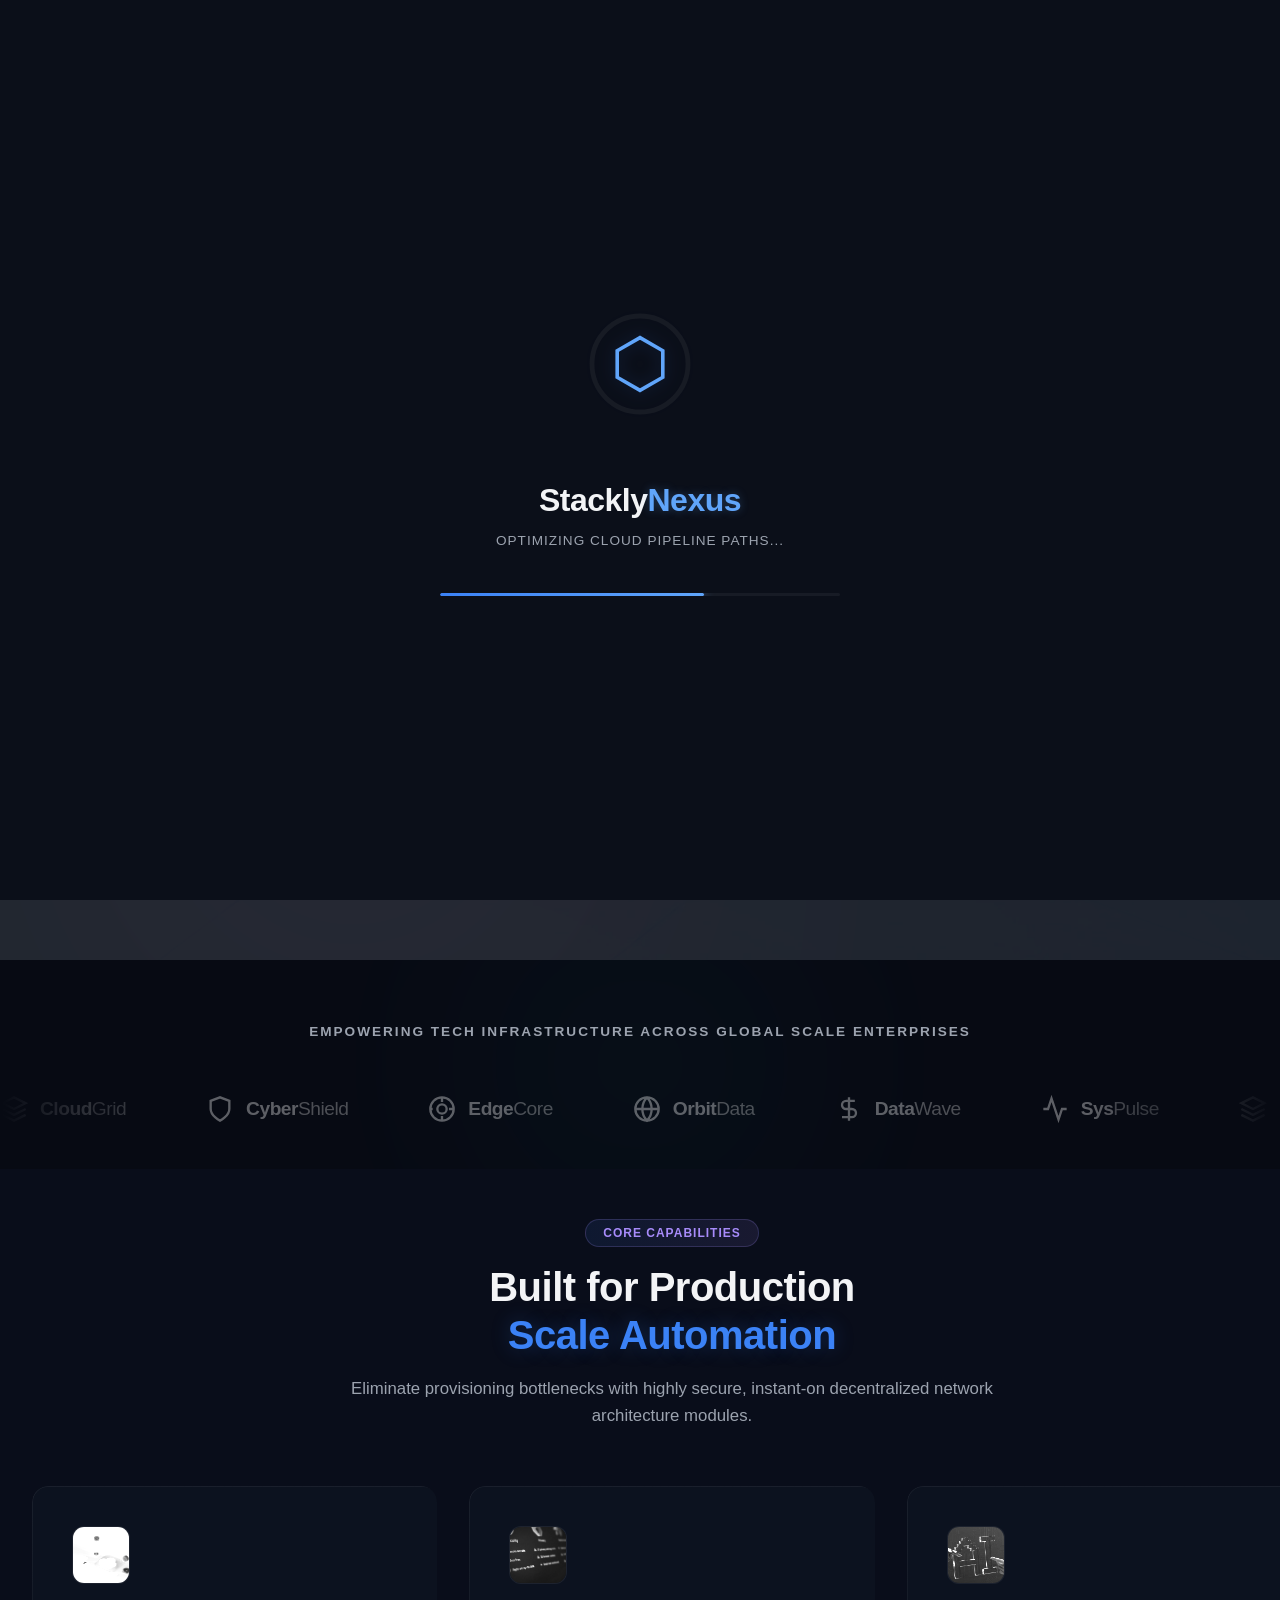
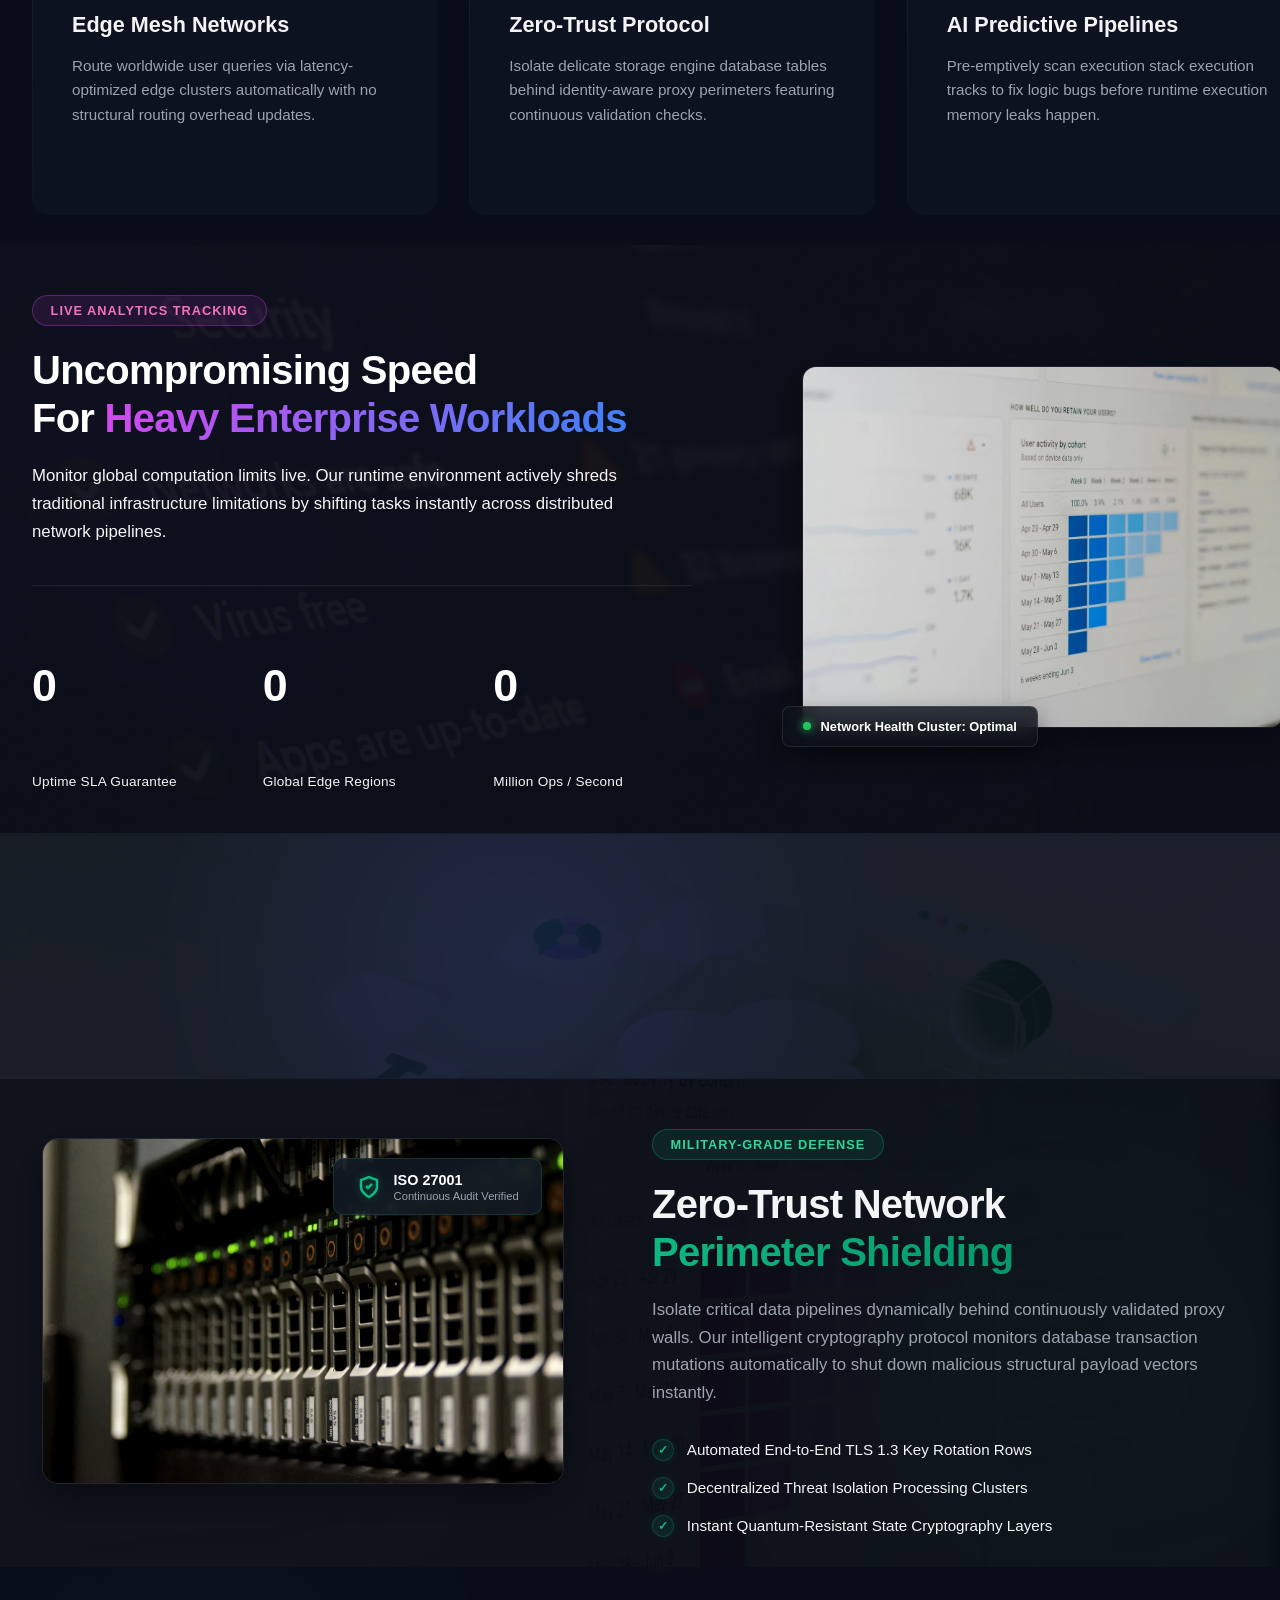
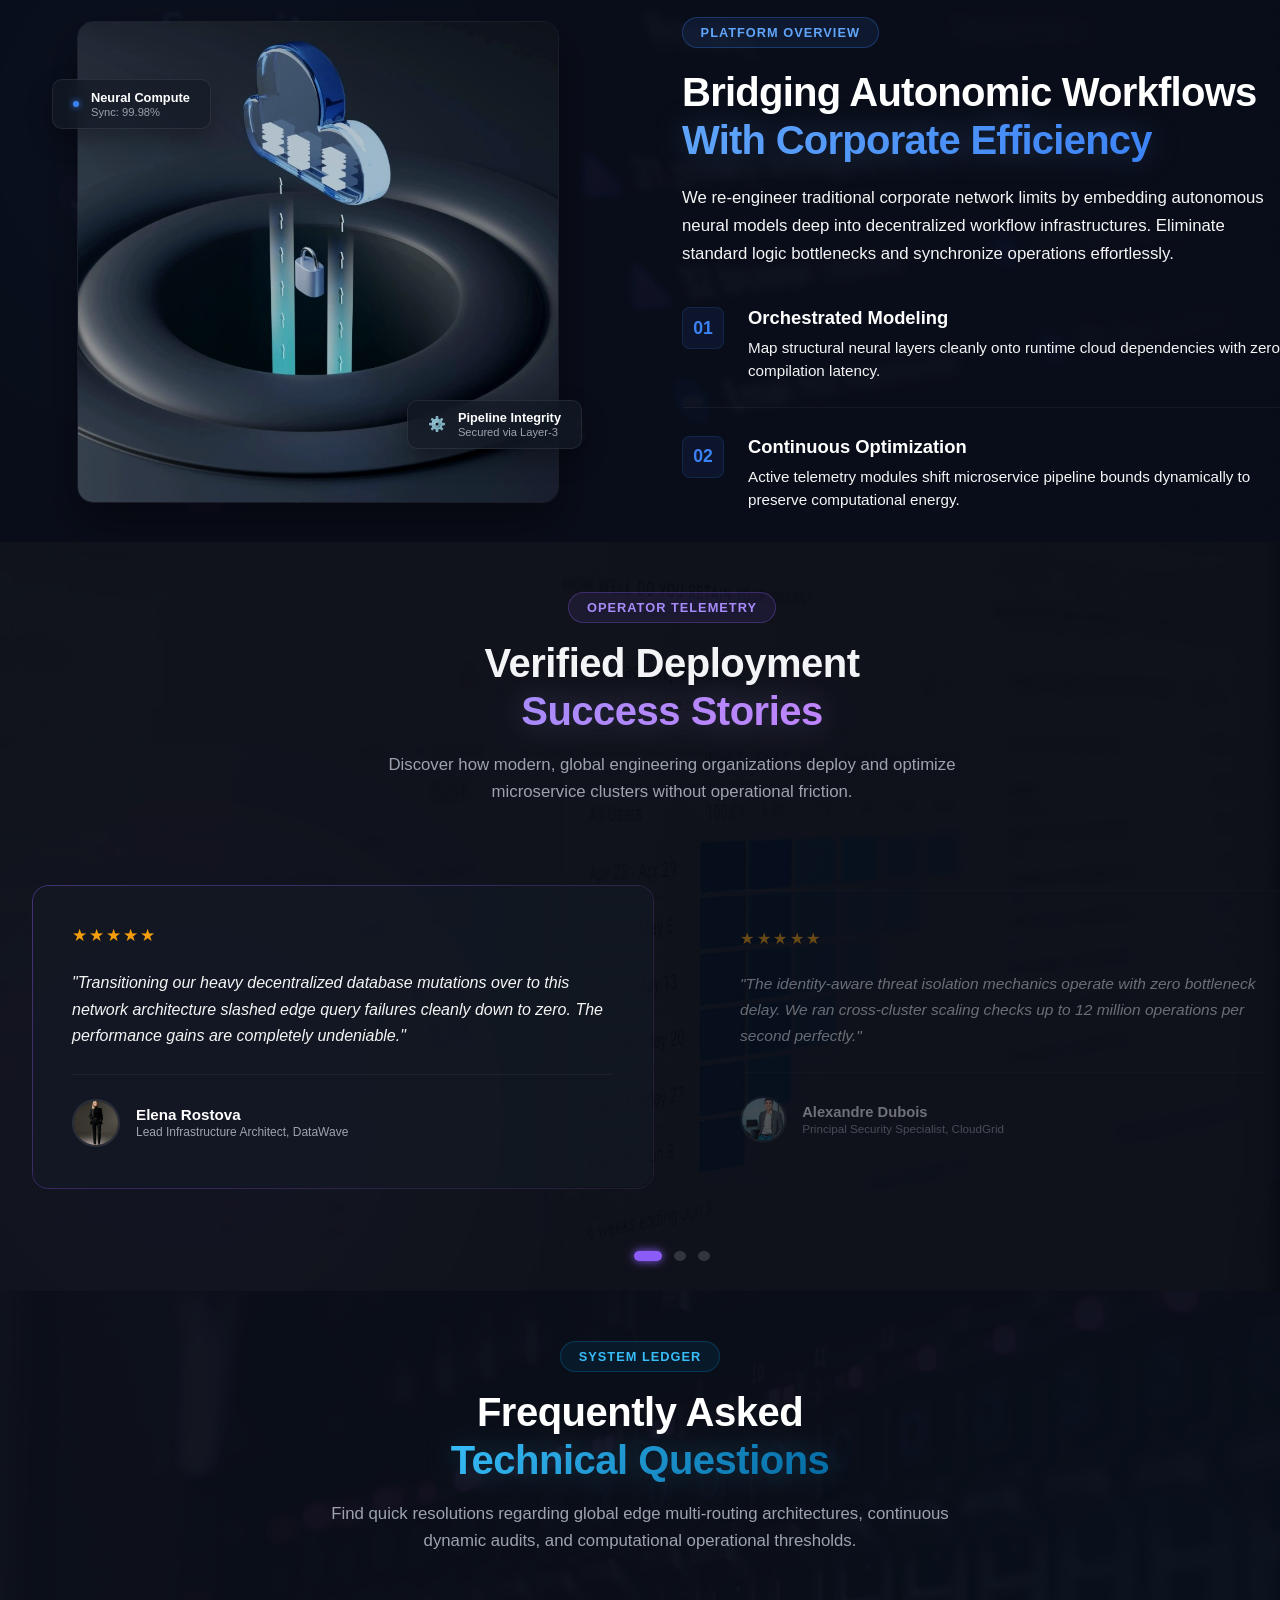
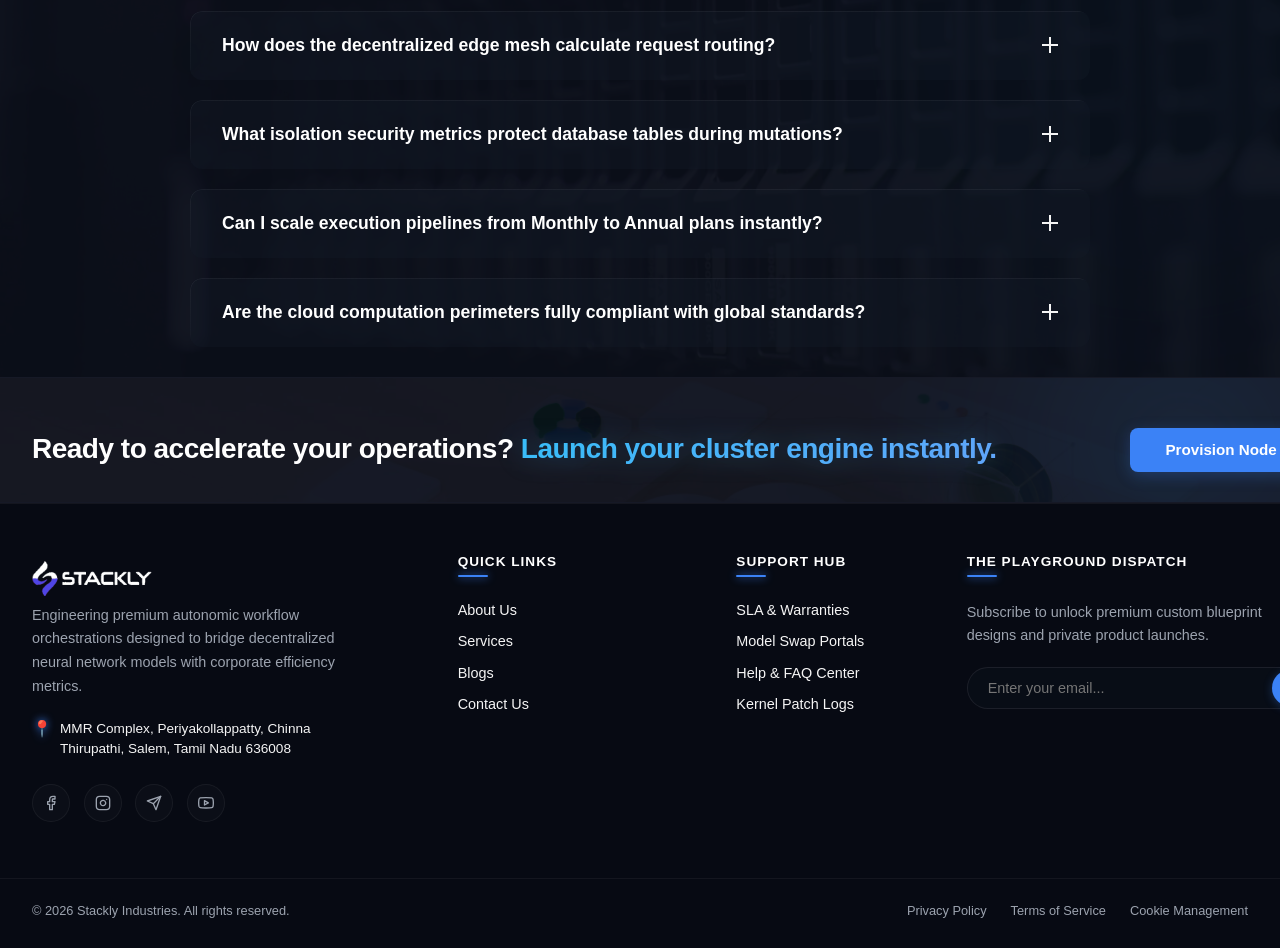
<file: index.html>
<!DOCTYPE html>
<html lang="en">
<head>
    <meta charset="UTF-8">
    <meta name="viewport" content="width=device-width, initial-scale=1.0">
    <title>Stackly // Next-Gen Software Solutions</title>
    <link rel="stylesheet" href="style.css">
</head>
<body>

    <!-- 🌟 MODERN PRELOADER OVERLAY -->
    <div id="preloader">
        <div class="preloader-content">
            <!-- Animated Vector Logo Matrix -->
            <div class="vector-logo-container">
                <svg class="glow-vector" viewBox="0 0 100 100" xmlns="http://w3.org">
                    <!-- Outer Ring Path -->
                    <circle class="ring-track" cx="50" cy="50" r="40" />
                    <circle class="ring-pulse" cx="50" cy="50" r="40" />
                    <!-- Inner Core Tech Node Vector -->
                    <polygon class="core-node" points="50,28 69,39 69,61 50,72 31,61 31,39" />
                </svg>
            </div>
            
            <!-- Branding Text Matrix -->
            <div class="loading-text-group">
                <h2 class="loading-brand">Stackly<span>Nexus</span></h2>
                <p class="loading-status">Initializing Core Modules...</p>
            </div>

            <!-- Sleek Linear Progress Track -->
            <div class="progress-bar-container">
                <div class="progress-fill"></div>
            </div>
        </div>
    </div>


   

   <script>
    document.addEventListener("DOMContentLoaded", () => {
    
    const preloader = document.getElementById("preloader");
    const progressFill = document.querySelector(".progress-fill");
    const appContent = document.getElementById("app-content");
    const statusText = document.querySelector(".loading-status");

    // Dynamic loading text states array
    const trackingPhrases = [
        "Initializing core modules...",
        "Establishing secure connection layers...",
        "Optimizing cloud pipeline paths...",
        "Rendering visualization grids..."
    ];

    let currentProgress = 0;
    let phraseIndex = 0;

    // 1. Loading Sequence Pipeline Simulation
    const preloaderInterval = setInterval(() => {
        // Increment loading metrics non-linearly for real-world simulation feel
        currentProgress += Math.floor(Math.random() * 12) + 4;
        
        if (currentProgress >= 100) {
            currentProgress = 100;
            clearInterval(preloaderInterval);
            terminatePreloader();
        }

        // Apply progressive width to CSS element
        progressFill.style.width = `${currentProgress}%`;

        // Cycle through dynamic feedback states contextually
        if (currentProgress > (phraseIndex + 1) * 25 && phraseIndex < trackingPhrases.length - 1) {
            phraseIndex++;
            statusText.innerText = trackingPhrases[phraseIndex];
        }
    }, 500);

    // 2. Clear preloader overlay smoothly out of user focus
    function terminatePreloader() {
        statusText.innerText = "Ready.";
        
        setTimeout(() => {
            // Apply layout exit shifts
            preloader.classList.add("preloader-hidden");
            
            // Bring primary layout container cleanly into vision
            if(appContent) {
                appContent.classList.remove("content-hidden");
                appContent.classList.add("content-visible");
            }
        }, 1000);
    }
});

   </script>

  <!-- 🌟 FIXED, CENTER-ALIGNED HEADER MODULE -->
<header class="navbar-fixed">
    <div class="nav-container">
        
        <!-- Brand Logo Unit (Clicking refreshes the active viewport window) -->
   <a href="javascript:void(0);" class="brand-logo" onclick="window.location.reload();" aria-label="StacklyNexus Home">
    <img src="./Assests/software icon.webp"
         alt="StacklyNexus Logo"
         class="logo-img">

  
</a>

        <!-- Responsive Mobile Drawer Toggle -->
        <button class="hamburger-trigger" aria-label="Toggle Navigation Menu" aria-expanded="false">
            <div class="hamburger-bar"></div>
            <div class="hamburger-bar"></div>
            <div class="hamburger-bar"></div>
        </button>

        <!-- Desktop and Mobile Menu Control Hub -->
        <nav class="nav-menu-wrapper">
            <ul class="nav-list">
                <li><a href="index.html" class="nav-item active">Home</a></li>
                <li><a href="about.html" class="nav-item">About Us</a></li>
                <li><a href="services.html" class="nav-item">Services</a></li>
                <li><a href="blogs.html" class="nav-item">Blogs</a></li>
                <li><a href="contact.html" class="nav-item">Contact Us</a></li>
            </ul>
        </nav>

        <!-- Right Aligned Authentication Container -->
        <div class="nav-auth-panel">
            <a href="login.html" class="btn-auth">Login</a>
        </div>

    </div>
</header>




<script>
   document.addEventListener("DOMContentLoaded", () => {

    const hamburgerTrigger = document.querySelector(".hamburger-trigger");
    const navMenuWrapper = document.querySelector(".nav-menu-wrapper");
    const navLinks = document.querySelectorAll(".nav-item");
    const authPanel = document.querySelector(".nav-auth-panel");

    // 1. Mobile Drawer Toggle Control Mechanics
    const toggleMobileMenu = () => {
        const isOpen = navMenuWrapper.classList.toggle("drawer-open");
        hamburgerTrigger.classList.toggle("hamburger-active");
        hamburgerTrigger.setAttribute("aria-expanded", isOpen);
        
        if (isOpen) {
            // Append auth logic internally inside layout drawer on tiny viewports
            navMenuWrapper.appendChild(authPanel);
            document.body.style.overflow = "hidden"; // Freeze underlying scroll tracks
        } else {
            // Restore auth node cleanly back onto core grid setup track line
            document.querySelector(".nav-container").appendChild(authPanel);
            document.body.style.overflow = "";
        }
    };

    hamburgerTrigger.addEventListener("click", toggleMobileMenu);

    // 2. Click Navigation and Class State Refinement
    navLinks.forEach(item => {
        item.addEventListener("click", function() {
            // Clear prior active classes
            document.querySelector(".nav-item.active")?.classList.remove("active");
            
            // Apply fresh current active rule assignments
            this.classList.add("active");

            // Fast close drawer if screen size triggers a click action inside responsive layout viewports
            if (navMenuWrapper.classList.contains("drawer-open")) {
                toggleMobileMenu();
            }
        });
    });
});


</script>

<!-- 🌟 HIGH-TECH SCALABLE HERO COMPONENT -->
<section id="home" class="hero-frame">
    
    <!-- Background Asset Layer Mapping -->
    <div class="hero-bg-layer">
        <img src="./Assests/lite bg - cloud.webp" alt="Tech Infrastructure Grid Mesh Overlay" class="bg-mesh-img">
        <div class="ambient-glow-orb pink-orb"></div>
        <div class="ambient-glow-orb blue-orb"></div>
    </div>

    <!-- Core Grid Presentation Container -->
    <div class="hero-container">
        
        <!-- Left Side Column Text & Interactive Targets -->
        <div class="hero-text-block">
            <div class="version-tag-badge">
                <span class="pulsing-dot"></span>
                <span>System Update v2.4 Live</span>
            </div>
            
            <h1 class="hero-main-title">
                Engineering Next-Gen <br>
                <span class="glowing-neon-gradient">Cloud Ecosystems</span>
            </h1>
            
            <p class="hero-subtitle-desc">
                Deploy blazing fast, automated multi-tenant microservices across a high-availability decentralized architecture. Built for teams that refuse to compromise on latency.
            </p>
            
            <div class="hero-actions-row">
                <a href="404.html" class="btn-hero-primary">Deploy Core Engine</a>
                <a href="404.html" class="btn-hero-secondary">
                    <span>Read Architecture Specifications</span>
                    <svg class="arrow-vector" viewBox="0 0 24 24" fill="none" stroke="currentColor" stroke-width="2.5">
                        <line x1="5" y1="12" x2="19" y2="12"></line>
                        <polyline points="12 5 19 12 12 19"></polyline>
                    </svg>
                </a>
            </div>
        </div>

        <!-- Right Side Column Visual Showcase Asset Box -->
        <div class="hero-showcase-block">
            <div class="showcase-glowing-backdrop"></div>
            <div class="showcase-frame">
                <img src="./Assests/cloud eco.webp" alt="Futuristic Clean Matrix Engineering Console IDE Interface" class="showcase-main-img">
                
                <!-- Floating Dashboard Metric Card Mockup Overlay -->
                <div class="floating-panel-card metric-card-tr">
                    <div class="card-glow-pulse"></div>
                    <div class="metric-flex-box">
                        <span class="metric-icon">⚡</span>
                        <div>
                            <p class="metric-label">Latency Optimization</p>
                            <h4 class="metric-val">1.2ms Avg</h4>
                        </div>
                    </div>
                </div>
            </div>
        </div>

    </div>
</section>

<style>
    /* 🌟 HERO COMPONENT CORE STYLES */
.hero-frame {
    position: relative;
    width: 100%;
    min-height: calc(100vh - 75px);
    display: flex;
    align-items: center;
    overflow: hidden;
    background-color: #070a13; /* Ultra deep midnight space matrix base color */
    padding: 30px 0;
}

/* Background Graphic Vector Layers */
.hero-bg-layer {
    position: absolute;
    top: 0;
    left: 0;
    width: 100%;
    height: 100%;
    z-index: 1;
    pointer-events: none;
}

.bg-mesh-img {
    width: 100%;
    height: 100%;
    object-fit: cover;
    opacity: 0.12; /* Subtle structural mesh hint background footprint */
    filter: saturate(1.5) contrast(1.1);
}

/* Ambient Radial Light Orbs */
.ambient-glow-orb {
    position: absolute;
    border-radius: 50%;
    filter: blur(140px);
    opacity: 0.15;
    mix-blend-mode: screen;
}

.blue-orb {
    top: -10%;
    right: 5%;
    width: 500px;
    height: 500px;
    background: radial-gradient(circle, #3b82f6 0%, transparent 70%);
}

.pink-orb {
    bottom: -5%;
    left: 10%;
    width: 450px;
    height: 450px;
    background: radial-gradient(circle, #ec4899 0%, transparent 70%);
}

/* Grid Layout Grid Setup */
.hero-container {
    max-width: 1400px;
    width: 100%;
    margin: 0 auto;
    padding: 0 2rem;
    display: grid;
    grid-template-columns: 1.1fr 0.9fr;
    gap: 4rem;
    align-items: center;
    position: relative;
    z-index: 5;
}

/* Left Side Content Styles */
.hero-text-block {
    display: flex;
    flex-direction: column;
    align-items: flex-start;
}

/* Update Version Tag */
.version-tag-badge {
    display: inline-flex;
    align-items: center;
    gap: 0.6rem;
    background-color: rgba(59, 130, 246, 0.08);
    border: 1px solid rgba(59, 130, 246, 0.2);
    padding: 0.45rem 1rem;
    border-radius: 100px;
    font-size: 0.8rem;
    font-weight: 600;
    color: #60a5fa;
    letter-spacing: 0.5px;
    text-transform: uppercase;
    margin-bottom: 1.5rem;
    box-shadow: 0 0 15px rgba(59, 130, 246, 0.05);
}

.pulsing-dot {
    width: 6px;
    height: 6px;
    background-color: #3b82f6;
    border-radius: 50%;
    box-shadow: 0 0 8px #3b82f6;
    animation: beaconPulse 1.6s infinite alternate;
}

/* Core Title Presentation H1 */
.hero-main-title {
    font-size: 4rem;
    font-weight: 800;
    line-height: 1.12;
    letter-spacing: -1.5px;
    color: var(--text-main);
    margin: 0 0 1.5rem 0;
}

.glowing-neon-gradient {
    background: linear-gradient(135deg, #60a5fa 0%, #a78bfa 50%, #ec4899 100%);
    -webkit-background-clip: text;
    -webkit-text-fill-color: transparent;
    filter: drop-shadow(0 0 20px rgba(96, 165, 250, 0.25));
}

.hero-subtitle-desc {
    font-size: 1.15rem;
    line-height: 1.65;
    color: var(--text-muted);
    max-width: 580px;
    margin: 0 0 2.5rem 0;
}

/* Button UI Configurations */
.hero-actions-row {
    display: flex;
    align-items: center;
    gap: 1.5rem;
    flex-wrap: wrap;
}

.btn-hero-primary {
    display: inline-block;
    padding: 0.9rem 2rem;
    background-color: #3b82f6;
    color: #ffffff;
    text-decoration: none;
    font-weight: 600;
    font-size: 0.95rem;
    border-radius: 8px;
    box-shadow: 0 4px 20px rgba(59, 130, 246, 0.35);
    transition: all 0.3s cubic-bezier(0.16, 1, 0.3, 1);
}

.btn-hero-primary:hover {
    transform: translateY(-2px);
    background-color: #2563eb;
    box-shadow: 0 6px 25px rgba(59, 130, 246, 0.55);
}

.btn-hero-secondary {
    display: inline-flex;
    align-items: center;
    gap: 0.5rem;
    padding: 0.9rem 1.5rem;
    color: var(--text-main);
    text-decoration: none;
    font-weight: 600;
    font-size: 0.95rem;
    transition: all 0.3s ease;
}

.arrow-vector {
    width: 16px;
    height: 16px;
    transition: transform 0.3s cubic-bezier(0.16, 1, 0.3, 1);
}

.btn-hero-secondary:hover {
    color: #60a5fa;
    text-shadow: 0 0 10px rgba(96, 165, 250, 0.3);
}

.btn-hero-secondary:hover .arrow-vector {
    transform: translateX(4px);
}

/* Right Side Showcase Image Block Layout */
.hero-showcase-block {
    position: relative;
    width: 100%;
    display: flex;
    justify-content: center;
    align-items: center;
}

.showcase-glowing-backdrop {
    position: absolute;
    width: 80%;
    height: 80%;
    background: radial-gradient(circle, rgba(59, 130, 246, 0.15) 0%, transparent 65%);
    z-index: 1;
    pointer-events: none;
}

.showcase-frame {
    position: relative;
    width: 100%;
    max-width: 480px;
    aspect-ratio: 1 / 1;
    border-radius: 20px;
    z-index: 2;
    animation: gentleFloat 6s ease-in-out infinite;
}

.showcase-main-img {
    width: 100%;
    height: 100%;
    object-fit: cover;
    border-radius: 20px;
    border: 1px solid rgba(255, 255, 255, 0.08);
    box-shadow: 0 20px 40px rgba(0, 0, 0, 0.4);
    filter: grayscale(15%) contrast(1.05);
    transition: all 0.5s ease;
}

/* Hover Interactive Action Target for the Image Component Frame */
.showcase-frame:hover .showcase-main-img {
    filter: grayscale(0%) contrast(1.1);
    border-color: rgba(96, 165, 250, 0.4);
    box-shadow: 0 25px 50px rgba(59, 130, 246, 0.25);
}

/* Floating Metrics Overlay HUD Panel */
.floating-panel-card {
    position: absolute;
    background-color: rgba(19, 26, 38, 0.7);
    backdrop-filter: blur(12px);
    -webkit-backdrop-filter: blur(12px);
    border: 1px solid rgba(255, 255, 255, 0.08);
    padding: 1rem 1.5rem;
    border-radius: 12px;
    box-shadow: 0 10px 30px rgba(0, 0, 0, 0.3);
    z-index: 10;
    transition: all 0.3s ease;
}

.metric-card-tr {
    top: 10%;
    right: -20px;
}

.floating-panel-card:hover {
    transform: translateY(-4px) scale(1.02);
    border-color: rgba(236, 72, 153, 0.4);
    box-shadow: 0 15px 35px rgba(236, 72, 153, 0.2);
}

.metric-flex-box {
    display: flex;
    align-items: center;
    gap: 0.8rem;
}

.metric-icon {
    font-size: 1.5rem;
    filter: drop-shadow(0 0 5px #f59e0b);
}

.metric-label {
    margin: 0;
    font-size: 0.75rem;
    text-transform: uppercase;
    color: var(--text-muted);
    letter-spacing: 0.5px;
}

.metric-val {
    margin: 2px 0 0 0;
    font-size: 1.1rem;
    font-weight: 700;
    color: var(--text-main);
}

/* 🌀 KEYFRAME TRANSFORMATION LOOP RIGS */
@keyframes beaconPulse {
    0% { transform: scale(0.9); opacity: 0.6; }
    100% { transform: scale(1.2); opacity: 1; filter: drop-shadow(0 0 6px #3b82f6); }
}

@keyframes gentleFloat {
    0% { transform: translateY(0px); }
    50% { transform: translateY(-12px); }
    100% { transform: translateY(0px); }
}

/* 📱 RESPONSIVE ADAPTIVE MEDIA BREAKPOINT HUB */
@media (max-width: 1024px) {
    .hero-main-title {
        font-size: 3.2rem;
    }
    .hero-container {
        gap: 2rem;
    }
}

@media (max-width: 900px) {
    .hero-frame {
        padding: 5rem 0 4rem 0;
    }
    .hero-container {
        grid-template-columns: 1fr; /* Stacks column sections vertically on handheld mobile interfaces */
        text-align: center;
        gap: 4rem;
    }
    .hero-text-block {
        align-items: center;
    }
    .hero-subtitle-desc {
        margin-left: auto;
        margin-right: auto;
    }
    .hero-actions-row {
        justify-content: center;
        width: 100%;
    }
    .metric-card-tr {
        right: 10px; /* Pulls floating overlay panels safe zones cleanly inside screen gutters */
    }
}

@media (max-width: 480px) {
    .hero-main-title {
        font-size: 2.4rem;
    }
    .hero-actions-row {
        flex-direction: column;
        gap: 1rem;
        width: 100%;
    }
    .btn-hero-primary {
        width: 100%;
        text-align: center;
    }
}

</style>

<!-- 🌟 INFINITE ROLLING BRAND CAROUSEL MODULE -->
<section id="brand-ticker" class="ticker-frame">
    
    <!-- Background Architectural Canvas Components -->
    <div class="ticker-bg-layer">
        <div class="ticker-ambient-glow cyan-glow"></div>
    </div>

    <div class="ticker-container">
        
        <!-- Subtle Upper Descriptive Anchor Header -->
        <div class="ticker-header-anchor">
            <p class="ticker-lead-text">Empowering Tech Infrastructure Across Global Scale Enterprises</p>
        </div>

        <!-- Masked Viewport Rolling Track Window -->
        <div class="ticker-viewport-window">
            <div class="ticker-infinite-track">
                
                <!-- 🚀 Core Vector Logo Nodes Set (Set 1) -->
                <div class="logo-marquee-node">
                    <svg class="marquee-vector-icon" viewBox="0 0 24 24" fill="none" stroke="currentColor" stroke-width="2"><path d="M12 2L2 7l10 5 10-5-10-5zM2 17l10 5 10-5M2 12l10 5 10-5"/></svg>
                    <span class="ticker-brand-name">Cloud<span>Grid</span></span>
                </div>
                <div class="logo-marquee-node">
                    <svg class="marquee-vector-icon" viewBox="0 0 24 24" fill="none" stroke="currentColor" stroke-width="2"><path d="M12 22s8-4 8-10V5l-8-3-8 3v7c0 6 8 10 8 10z"/></svg>
                    <span class="ticker-brand-name">Cyber<span>Shield</span></span>
                </div>
                <div class="logo-marquee-node">
                    <svg class="marquee-vector-icon" viewBox="0 0 24 24" fill="none" stroke="currentColor" stroke-width="2"><circle cx="12" cy="12" r="10"/><circle cx="12" cy="12" r="4"/><path d="M12 2v4M12 18v4M4 12H2M22 12h-4"/></svg>
                    <span class="ticker-brand-name">Edge<span>Core</span></span>
                </div>
                <div class="logo-marquee-node">
                    <svg class="marquee-vector-icon" viewBox="0 0 24 24" fill="none" stroke="currentColor" stroke-width="2"><circle cx="12" cy="12" r="10"/><path d="M12 2a14.5 14.5 0 0 0 0 20 14.5 14.5 0 0 0 0-20M2 12h20"/></svg>
                    <span class="ticker-brand-name">Orbit<span>Data</span></span>
                </div>
                <div class="logo-marquee-node">
                    <svg class="marquee-vector-icon" viewBox="0 0 24 24" fill="none" stroke="currentColor" stroke-width="2"><path d="M12 2v20M17 5H9.5a3.5 3.5 0 0 0 0 7h5a3.5 3.5 0 0 1 0 7H6"/></svg>
                    <span class="ticker-brand-name">Data<span>Wave</span></span>
                </div>
                <div class="logo-marquee-node">
                    <svg class="marquee-vector-icon" viewBox="0 0 24 24" fill="none" stroke="currentColor" stroke-width="2"><path d="M22 12h-4l-3 9L9 3l-3 9H2"/></svg>
                    <span class="ticker-brand-name">Sys<span>Pulse</span></span>
                </div>

                <!-- 🔄 Duplicate Cloned Track Loop Array for Seamless CSS Flow transitions (Set 2) -->
                <div class="logo-marquee-node">
                    <svg class="marquee-vector-icon" viewBox="0 0 24 24" fill="none" stroke="currentColor" stroke-width="2"><path d="M12 2L2 7l10 5 10-5-10-5zM2 17l10 5 10-5M2 12l10 5 10-5"/></svg>
                    <span class="ticker-brand-name">Cloud<span>Grid</span></span>
                </div>
                <div class="logo-marquee-node">
                    <svg class="marquee-vector-icon" viewBox="0 0 24 24" fill="none" stroke="currentColor" stroke-width="2"><path d="M12 22s8-4 8-10V5l-8-3-8 3v7c0 6 8 10 8 10z"/></svg>
                    <span class="ticker-brand-name">Cyber<span>Shield</span></span>
                </div>
                <div class="logo-marquee-node">
                    <svg class="marquee-vector-icon" viewBox="0 0 24 24" fill="none" stroke="currentColor" stroke-width="2"><circle cx="12" cy="12" r="10"/><circle cx="12" cy="12" r="4"/><path d="M12 2v4M12 18v4M4 12H2M22 12h-4"/></svg>
                    <span class="ticker-brand-name">Edge<span>Core</span></span>
                </div>
                <div class="logo-marquee-node">
                    <svg class="marquee-vector-icon" viewBox="0 0 24 24" fill="none" stroke="currentColor" stroke-width="2"><circle cx="12" cy="12" r="10"/><path d="M12 2a14.5 14.5 0 0 0 0 20 14.5 14.5 0 0 0 0-20M2 12h20"/></svg>
                    <span class="ticker-brand-name">Orbit<span>Data</span></span>
                </div>
                <div class="logo-marquee-node">
                    <svg class="marquee-vector-icon" viewBox="0 0 24 24" fill="none" stroke="currentColor" stroke-width="2"><path d="M12 2v20M17 5H9.5a3.5 3.5 0 0 0 0 7h5a3.5 3.5 0 0 1 0 7H6"/></svg>
                    <span class="ticker-brand-name">Data<span>Wave</span></span>
                </div>
                <div class="logo-marquee-node">
                    <svg class="marquee-vector-icon" viewBox="0 0 24 24" fill="none" stroke="currentColor" stroke-width="2"><path d="M22 12h-4l-3 9L9 3l-3 9H2"/></svg>
                    <span class="ticker-brand-name">Sys<span>Pulse</span></span>
                </div>

            </div>
        </div>

    </div>
</section>

<style>
    /* 🌟 INFINITE BRAND CAROUSEL LOOP SYSTEM */
.ticker-frame {
    position: relative;
    width: 100%;
    /* Strict Layout Constraints: 50px Top, 30px Bottom */
    padding: 50px 0 30px 0;
    background-color: #070a13; /* Dark matrix backing backdrop */
    overflow: hidden;
}

/* Ambient Vector Lighting Matrix Glows */
.ticker-bg-layer {
    position: absolute;
    top: 0;
    left: 0;
    width: 100%;
    height: 100%;
    z-index: 1;
    pointer-events: none;
}

.ticker-ambient-glow {
    position: absolute;
    border-radius: 50%;
    filter: blur(130px);
    opacity: 0.08;
    width: 500px;
    height: 300px;
}

.cyan-glow {
    top: 50%;
    left: 50%;
    transform: translate(-50%, -50%);
    background: radial-gradient(circle, #06b6d4 0%, transparent 70%);
}

.ticker-container {
    width: 100%;
    max-width: 1400px;
    margin: 0 auto;
    position: relative;
    z-index: 5;
}

/* Label text styles above ticker tracking channel lines */
.ticker-header-anchor {
    text-align: center;
    margin-bottom: 2.5rem;
    padding: 0 2rem;
}

.ticker-lead-text {
    font-size: 0.85rem;
    text-transform: uppercase;
    letter-spacing: 2px;
    color: var(--text-muted);
    font-weight: 600;
}

/* Masked Viewport Window featuring Edge Fades */
.ticker-viewport-window {
    width: 100%;
    overflow: hidden;
    position: relative;
    padding: 1rem 0;
    -webkit-mask-image: linear-gradient(to right, transparent 0%, #000 15%, #000 85%, transparent 100%);
    mask-image: linear-gradient(to right, transparent 0%, #000 15%, #000 85%, transparent 100%);
}

/* Infinite Flex Ribbon Assembly */
.ticker-infinite-track {
    display: flex;
    width: max-content;
    align-items: center;
    gap: 5rem; /* Layout padding keeps brand elements spacious */
    animation: linearMarquee 30s linear infinite; /* Hardware-accelerated rolling engine */
}

/* Individual Brand Logo Housing Nodes */
.logo-marquee-node {
    display: flex;
    align-items: center;
    gap: 0.75rem;
    cursor: pointer;
    transition: transform 0.3s cubic-bezier(0.16, 1, 0.3, 1);
    opacity: 0.35; /* Subdued baseline state */
}

/* Vector Icon Modifications */
.marquee-vector-icon {
    width: 28px;
    height: 28px;
    color: white;
    transition: color 0.4s ease, filter 0.4s ease;
}

/* Typography Branding Text Layout */
.ticker-brand-name {
    font-size: 1.2rem;
    font-weight: 700;
    color: white;
    letter-spacing: -0.5px;
    white-space: nowrap;
    transition: color 0.4s ease, text-shadow 0.4s ease;
}

.ticker-brand-name span {
    font-weight: 400;
    opacity: 0.8;
}

/* 🌟 MODERN INTERACTIVE HOVER AND NEON GLOW ACTIONS */

/* Pause tracking movement gracefully when the user targets a specific node icon */
.ticker-viewport-window:hover .ticker-infinite-track {
    animation-play-state: paused;
}

/* Highlight the active card block nodes */
.logo-marquee-node:hover {
    transform: scale(1.06);
    opacity: 1;
}

.logo-marquee-node:hover .marquee-vector-icon {
    color: #3b82f6;
    filter: drop-shadow(0 0 8px rgba(59, 130, 246, 0.6));
}

.logo-marquee-node:hover .ticker-brand-name {
    color: var(--text-main);
    text-shadow: 0 0 10px rgba(255, 255, 255, 0.2);
}

/* 🌀 MARQUEE ROLLING KEYFRAME LOOPS */
@keyframes linearMarquee {
    0% {
        transform: translate3d(0, 0, 0);
    }
    100% {
        /* Loops exactly halfway through the duplicated tracks layout to ensure seamless reset */
        transform: translate3d(-50%, 0, 0);
    }
}

/* 📱 ADAPTIVE MOBILE LAYOUT OVERRIDES */
@media (max-width: 768px) {
    .ticker-infinite-track {
        gap: 3rem; /* Tightens track gaps inside smaller smartphone gutters */
        animation-duration: 20s; /* Adjusts crawl speed slightly on narrow screens */
    }
    .marquee-vector-icon {
        width: 24px;
        height: 24px;
    }
    .ticker-brand-name {
        font-size: 1rem;
    }
    .ticker-lead-text {
        font-size: 0.75rem;
        letter-spacing: 1.5px;
    }
}

</style>

<!-- 🌟 HIGH-TECH CENTRAL SERVICES MATRIX COMPONENT -->
<section id="services" class="services-frame">
    
    <!-- Background Canvas Graphic Matrices -->
    <div class="services-bg-layer">
        <img src="./Assests/cloud eco.webp" alt="Abstract digital network wire mesh grid background canvas" class="services-mesh-img">
        <div class="services-ambient-glow-orb purple-orb"></div>
    </div>

    <div class="services-container">
        
        <!-- Interactive Section Header Block -->
        <div class="services-header-block">
            <span class="services-mini-badge">Core Capabilities</span>
            <h2 class="services-main-title">Built for Production <br><span>Scale Automation</span></h2>
            <p class="services-subtitle-desc">Eliminate provisioning bottlenecks with highly secure, instant-on decentralized network architecture modules.</p>
        </div>

        <!-- 3-Column Adaptable Responsive Grid System -->
        <div class="services-grid-track">
            
            <!-- Service Card 01 -->
            <div class="service-card-node">
                <div class="card-border-glow-line"></div>
                <div class="card-inner-hull">
                    <div class="service-icon-box">
                        <img src="./Assests/lite bg - cloud.webp" alt="Cloud Network Datacenter Infrastructure Icon" class="icon-graphic">
                    </div>
                    <h3 class="service-node-title">Edge Mesh Networks</h3>
                    <p class="service-node-desc">Route worldwide user queries via latency-optimized edge clusters automatically with no structural routing overhead updates.</p>
                    <a href="404.html" class="service-node-link">
                        <span>Explore Architecture</span>
                        <span class="link-arrow">→</span>
                    </a>
                </div>
            </div>

            <!-- Service Card 02 -->
            <div class="service-card-node">
                <div class="card-border-glow-line"></div>
                <div class="card-inner-hull">
                    <div class="service-icon-box">
                        <img src="./Assests/cyptography shield.webp" alt="Shield Cryptography Secure Analytics Icon" class="icon-graphic">
                    </div>
                    <h3 class="service-node-title">Zero-Trust Protocol</h3>
                    <p class="service-node-desc">Isolate delicate storage engine database tables behind identity-aware proxy perimeters featuring continuous validation checks.</p>
                    <a href="404.html" class="service-node-link">
                        <span>Explore Security</span>
                        <span class="link-arrow">→</span>
                    </a>
                </div>
            </div>

            <!-- Service Card 03 -->
            <div class="service-card-node">
                <div class="card-border-glow-line"></div>
                <div class="card-inner-hull">
                    <div class="service-icon-box">
                        <img src="./Assests/hand and robot - ai.webp" alt="Autonomous AI Core Matrix Processor Logic Icon" class="icon-graphic">
                    </div>
                    <h3 class="service-node-title">AI Predictive Pipelines</h3>
                    <p class="service-node-desc">Pre-emptively scan execution stack execution tracks to fix logic bugs before runtime execution memory leaks happen.</p>
                    <a href="404.html" class="service-node-link">
                        <span>Explore Engine</span>
                        <span class="link-arrow">→</span>
                    </a>
                </div>
            </div>

        </div>
    </div>
</section>

<style>
    /* 🌟 SERVICES SECTION MATRIX CORE ENGINE */
.services-frame {
    position: relative;
    width: 100%;
    /* Strict Layout Constraints requested: 50px Top, 30px Bottom */
    padding: 50px 0 30px 0; 
    background-color: #090d1a; /* Synchronized depth layer matching your tech theme */
    overflow: hidden;
}

/* Background Graphic Vector Integration Canvas */
.services-bg-layer {
    position: absolute;
    top: 0;
    left: 0;
    width: 100%;
    height: 100%;
    z-index: -1;
    pointer-events: none;
}

.services-mesh-img {
    width: 100%;
    height: 100%;
    object-fit: cover;
    opacity: 0.05; /* Keeps focus strictly balanced over your active grid cards text blocks */
    filter: saturate(2) contrast(1.2);
}

.services-ambient-glow-orb {
    position: absolute;
    border-radius: 50%;
    filter: blur(160px);
    opacity: 0.12;
}

.purple-orb {
    bottom: -20%;
    right: -10%;
    width: 600px;
    height: 600px;
    background: radial-gradient(circle, #a78bfa 0%, transparent 70%);
}

/* Grid Framing Setup */
.services-container {
    max-width: 1400px;
    width: 100%;
    margin: 0 auto;
    padding: 0 2rem;
    position: relative;
    z-index: 5;
}

/* Header Component Configuration Details */
.services-header-block {
    text-align: center;
    max-width: 650px;
    margin: 0 auto 3.5rem auto;
}

.services-mini-badge {
    display: inline-block;
    background: linear-gradient(90deg, rgba(59, 130, 246, 0.1), rgba(167, 139, 250, 0.1));
    border: 1px solid rgba(167, 139, 250, 0.2);
    color: #a78bfa;
    padding: 0.4rem 1.1rem;
    font-size: 0.75rem;
    font-weight: 700;
    text-transform: uppercase;
    letter-spacing: 1px;
    border-radius: 100px;
    margin-bottom: 1rem;
}

.services-header-block h2 {
    font-size: 2.5rem;
    font-weight: 800;
    line-height: 1.2;
    color: var(--text-main);
    margin: 0 0 1rem 0;
    letter-spacing: -0.5px;
}

.services-header-block h2 span {
    color: #3b82f6;
    text-shadow: 0 0 20px rgba(59, 130, 246, 0.25);
}

.services-subtitle-desc {
    font-size: 1.05rem;
    color: var(--text-muted);
    line-height: 1.6;
}

/* 3-Column Responsive Flex Grid Track */
.services-grid-track {
    display: grid;
    grid-template-columns: repeat(auto-fit, minmax(320px, 1fr));
    gap: 2rem;
    width: 100%;
}

/* High-Tech Card Core Node */
.service-card-node {
    position: relative;
    border-radius: 16px;
    background-color: rgba(19, 26, 38, 0.4);
    overflow: hidden;
    transition: transform 0.4s cubic-bezier(0.16, 1, 0.3, 1);
    z-index: 2;
}

/* Outer Border Track Line Engine */
.service-card-node::before {
    content: '';
    position: absolute;
    top: 0;
    left: 0;
    width: 100%;
    height: 100%;
    border-radius: 16px;
    padding: 1px; /* Emulates a modern border track spacing line */
    background: linear-gradient(180deg, rgba(255,255,255,0.06) 0%, rgba(255,255,255,0.01) 100%);
    -webkit-mask: linear-gradient(#fff 0 0) content-box, linear-gradient(#fff 0 0);
    -webkit-mask-composite: xor;
mask-composite: exclude;
    pointer-events: none;
    transition: background 0.4s ease;
}

/* Inner Structural Hull Wrapper */
.card-inner-hull {
    padding: 2.5rem;
    height: 100%;
    display: flex;
    flex-direction: column;
    align-items: flex-start;
}

/* Icon Asset Box */
.service-icon-box {
    width: 56px;
    height: 56px;
    border-radius: 12px;
    background-color: rgba(255, 255, 255, 0.02);
    border: 1px solid rgba(255, 255, 255, 0.05);
    display: flex;
    justify-content: center;
    align-items: center;
    margin-bottom: 1.75rem;
    transition: all 0.4s ease;
    overflow: hidden;
}

.icon-graphic {
    width: 100%;
    height: 100%;
    object-fit: cover;
    filter: grayscale(100%) brightness(1.2);
    transition: all 0.4s ease;
}

.service-node-title {
    font-size: 1.35rem;
    font-weight: 700;
    color: var(--text-main);
    margin: 0 0 1rem 0;
    transition: color 0.3s ease;
}

.service-node-desc {
    font-size: 0.95rem;
    color: var(--text-muted);
    line-height: 1.6;
    margin: 0 0 2rem 0;
    flex-grow: 1;
}

/* Dynamic Action Link Modules inside card bases */
.service-node-link {
    display: inline-flex;
    align-items: center;
    gap: 0.5rem;
    text-decoration: none;
    color: var(--text-main);
    font-size: 0.9rem;
    font-weight: 600;
    transition: color 0.3s ease;
}

.link-arrow {
    transition: transform 0.3s cubic-bezier(0.16, 1, 0.3, 1);
}

/* 🌟 DYNAMIC GLOW AND HOVER INTERACTION OVERLAYS */
.service-card-node:hover {
    transform: translateY(-6px);
    background-color: rgba(19, 26, 38, 0.7);
    box-shadow: 0 20px 40px rgba(0, 0, 0, 0.3), 0 0 30px rgba(59, 130, 246, 0.1);
}

/* Morph outer border properties smoothly into an active neon path */
.service-card-node:hover::before {
    background: linear-gradient(135deg, #3b82f6 0%, #a78bfa 100%);
}

.service-card-node:hover .service-icon-box {
    background-color: rgba(59, 130, 246, 0.1);
    border-color: rgba(59, 130, 246, 0.3);
    box-shadow: 0 0 15px rgba(59, 130, 246, 0.2);
}

.service-card-node:hover .icon-graphic {
    filter: grayscale(0%) brightness(1); /* Brings custom card graphic back into vibrant tone */
    transform: scale(1.05);
}

.service-card-node:hover .service-node-title {
    color: #60a5fa;
    text-shadow: 0 0 10px rgba(96, 165, 250, 0.2);
}

.service-card-node:hover .service-node-link {
    color: #a78bfa;
}

.service-card-node:hover .link-arrow {
    transform: translateX(4px);
}

/* ==========================================================
   SERVICES SECTION - COMPLETE RESPONSIVE ADD-ON
========================================================== */

/* Large Laptop */
@media (max-width:1200px){

    .services-container{
        padding:0 1.8rem;
    }

    .services-grid-track{
        gap:1.75rem;
    }

    .services-header-block h2{
        font-size:2.3rem;
    }

}


/* Laptop */
@media (max-width:1024px){

    .services-frame{
        padding:60px 0 40px;
    }

    .services-container{
        padding:0 1.5rem;
    }

    .services-header-block{
        margin-bottom:3rem;
    }

    .services-header-block h2{
        font-size:2.1rem;
    }

    .services-subtitle-desc{
        font-size:1rem;
    }

    .services-grid-track{
        grid-template-columns:repeat(2,1fr);
        gap:1.5rem;
    }

    .card-inner-hull{
        padding:2rem;
    }

}


/* Tablet */
@media (max-width:900px){

    .services-frame{
        padding:55px 0 35px;
    }

    .services-container{
        padding:0 1.25rem;
    }

    .services-grid-track{
        grid-template-columns:1fr;
        max-width:650px;
        margin:auto;
        gap:1.5rem;
    }

    .services-header-block{
        margin-bottom:2.5rem;
    }

    .services-header-block h2{
        font-size:2rem;
        line-height:1.3;
    }

    .services-subtitle-desc{
        font-size:.95rem;
    }

}


/* Mobile */
@media (max-width:768px){

    .services-container{
        padding:0 1rem;
    }

    .services-mini-badge{
        font-size:.72rem;
        padding:.4rem 1rem;
    }

    .services-header-block h2{
        font-size:1.8rem;
    }

    .services-subtitle-desc{
        font-size:.92rem;
        line-height:1.7;
    }

    .service-card-node{
        border-radius:14px;
    }

    .card-inner-hull{
        padding:1.5rem;
    }

    .service-icon-box{
        width:52px;
        height:52px;
        margin-bottom:1.2rem;
    }

    .service-node-title{
        font-size:1.2rem;
    }

    .service-node-desc{
        font-size:.9rem;
        line-height:1.7;
        margin-bottom:1.5rem;

        /* Prevent text overflow */
        word-break:break-word;
        overflow-wrap:anywhere;
    }

    .service-node-link{
        font-size:.9rem;
    }

}


/* Small Mobile */
@media (max-width:576px){

    .services-frame{
        padding:50px 0 30px;
    }

    .services-container{
        padding:0 .9rem;
    }

    .services-header-block{
        margin-bottom:2rem;
    }

    .services-header-block h2{
        font-size:1.6rem;
    }

    .services-subtitle-desc{
        font-size:.88rem;
    }

    .card-inner-hull{
        padding:1.25rem;
    }

    .service-icon-box{
        width:48px;
        height:48px;
    }

    .service-node-title{
        font-size:1.1rem;
    }

    .service-node-desc{
        font-size:.85rem;
    }

    .service-node-link{
        font-size:.85rem;
    }

}


/* Very Small Mobile */
@media (max-width:380px){

    .services-container{
        padding:0 .75rem;
    }

    .services-header-block h2{
        font-size:1.4rem;
    }

    .services-mini-badge{
        font-size:.65rem;
    }

    .card-inner-hull{
        padding:1rem;
    }

    .service-node-title{
        font-size:1rem;
    }

    .service-node-desc{
        font-size:.82rem;
        line-height:1.6;
    }

    .service-node-link{
        font-size:.8rem;
    }

    .service-icon-box{
        width:44px;
        height:44px;
    }

}

</style>

<script>
    document.addEventListener("DOMContentLoaded", () => {
    
    // 🌟 Scroll Animation Trigger Logic for Card Matrices
    const serviceCards = document.querySelectorAll(".service-card-node");
    
    // Set initial invisibility rules programmatically so non-js fallback profiles degrade safely
    serviceCards.forEach((card, index) => {
        card.style.opacity = "0";
        card.style.transform = "translateY(25px)";
        card.style.transition = "opacity 0.6s cubic-bezier(0.16, 1, 0.3, 1), transform 0.6s cubic-bezier(0.16, 1, 0.3, 1)";
        // Stagger transitions incrementally based on node arrays indices
        card.style.transitionDelay = `${index * 100}ms`;
    });

    const cardObserver = new IntersectionObserver((entries) => {
        entries.forEach(entry => {
            if (entry.isIntersecting) {
                entry.target.style.opacity = "1";
                entry.target.style.transform = "translateY(0)";
                cardObserver.unobserve(entry.target); // Unobserves target node once animation triggers successfully
            }
        });
    }, {
        threshold: 0.1,
        rootMargin: "0px 0px -40px 0px" // Triggers early just before scroll footprint snaps full line sight
    });

    serviceCards.forEach(card => cardObserver.observe(card));
});

</script>

<!-- 🌟 HIGH-TECH PERFORMANCE METRICS PANEL -->
<section id="metrics" class="metrics-frame">
    
    <!-- Background Canvas Layout Architecture -->
    <div class="metrics-bg-layer">
        <img src="./Assests/cyptography shield.webp" alt="Cyber telemetry space grid backdrop graphic" class="metrics-mesh-img">
        <div class="metrics-glow-orb magenta-glow"></div>
    </div>

    <div class="metrics-container">
        
        <!-- Left Side: Interactive Metrics Data Summary Track -->
        <div class="metrics-summary-block">
            <span class="metrics-tag">Live Analytics Tracking</span>
            <h2 class="metrics-title">Uncompromising Speed <br>For <span>Heavy Enterprise Workloads</span></h2>
            <p class="metrics-desc">
                Monitor global computation limits live. Our runtime environment actively shreds traditional infrastructure limitations by shifting tasks instantly across distributed network pipelines.
            </p>
            
            <!-- Real-time Counter Grid Assembly -->
            <div class="counters-grid-wrapper">
                <div class="counter-node-item">
                    <h3 class="counter-numeric-val" data-target="99">0</h3>
                    <p class="counter-metric-label">Uptime SLA Guarantee</p>
                </div>
                <div class="counter-node-item">
                    <h3 class="counter-numeric-val" data-target="450">0</h3>
                    <p class="counter-metric-label">Global Edge Regions</p>
                </div>
                <div class="counter-node-item">
                    <h3 class="counter-numeric-val" data-target="12">0</h3>
                    <p class="counter-metric-label">Million Ops / Second</p>
                </div>
            </div>
        </div>

        <!-- Right Side: Graphic Visual Telemetry System Dashboard Screen -->
        <div class="metrics-visual-block">
            <div class="visual-glowing-backdrop"></div>
            <div class="dashboard-terminal-frame">
                <img src="./Assests/status analytics.webp" alt="Production status visualization control node display map" class="dashboard-main-img">
                
                <!-- Micro Floating Overlay Component Frame -->
                <div class="terminal-status-overlay">
                    <span class="pulse-beacon-indicator"></span>
                    <p class="overlay-telemetry-text">Network Health Cluster: Optimal</p>
                </div>
            </div>
        </div>

    </div>
</section>

<style>
    /* 🌟 PERFORMANCE METRICS MATRIX MODULE */
.metrics-frame {
    position: relative;
    width: 100%;
    /* Strict Layout Constraints requested: 50px Top, 30px Bottom */
    padding: 50px 0 30px 0;
    background-color: #0b0f19; /* Seamless background integration layer */
    overflow: hidden;
}

/* Background Graphic Vector Integration Canvas */
.metrics-bg-layer {
    position: absolute;
    top: 0;
    left: 0;
    width: 100%;
    height: 100%;
    z-index: 1;
    pointer-events: none;
}

.metrics-mesh-img {
    width: 100%;
    height: 100%;
    object-fit: cover;
    opacity: 0.04; /* Subdued structural background element footprints */
    filter: saturate(1.8) contrast(1.1);
}

.metrics-glow-orb {
    position: absolute;
    border-radius: 50%;
    filter: blur(150px);
    opacity: 0.1;
    width: 450px;
    height: 450px;
}

.magenta-glow {
    top: -10%;
    left: -10%;
    background: radial-gradient(circle, #d946ef 0%, transparent 70%);
}

/* Structural Two-Column Grid Setup */
.metrics-container {
    max-width: 1400px;
    width: 100%;
    margin: 0 auto;
    padding: 0 2rem;
    display: grid;
    grid-template-columns: 1.1fr 0.9fr;
    gap: 5rem;
    align-items: center;
    position: relative;
    z-index: 5;
}

/* Left Side Descriptive Summary Block */
.metrics-summary-block {
    display: flex;
    flex-direction: column;
    align-items: flex-start;
}

.metrics-tag {
    display: inline-block;
    background-color: rgba(217, 70, 239, 0.1);
    border: 1px solid rgba(217, 70, 239, 0.3);
    color: #f472b6;
    padding: 0.45rem 1.1rem;
    border-radius: 100px;
    font-size: 0.8rem;
    font-weight: 700;
    text-transform: uppercase;
    letter-spacing: 1px;
    margin-bottom: 1.25rem;
}

.metrics-title {
    font-size: 2.5rem;
    font-weight: 800;
    line-height: 1.2;
    letter-spacing: -0.75px;
    color: #ffffff; /* Requested: White Typography */
    margin: 0 0 1.25rem 0;
}

.metrics-title span {
    background: linear-gradient(135deg, #d946ef 0%, #3b82f6 100%);
    -webkit-background-clip: text;
    -webkit-text-fill-color: transparent;
}

.metrics-desc {
    font-size: 1.05rem;
    line-height: 1.65;
    color: whitesmoke; /* Requested: Whitesmoke Typography replaces old text-muted values */
    max-width: 600px;
    margin: 0 0 2.5rem 0;
}

/* Live Analytics Numeric Grid Layout */
.counters-grid-wrapper {
    display: grid;
    grid-template-columns: repeat(3, 1fr);
    gap: 2rem;
    width: 100%;
    border-top: 1px solid rgba(255, 255, 255, 0.08);
    padding-top: 2rem;
}

.counter-node-item {
    display: flex;
    flex-direction: column;
    gap: 0.5rem;
}

.counter-numeric-val {
    font-size: 2.8rem;
    font-weight: 800;
    color: #ffffff; /* Requested: High Contrast White Numbers */
    line-height: 1;
    transition: color 0.3s ease, text-shadow 0.3s ease;
}

.counter-metric-label {
    font-size: 0.85rem;
    font-weight: 500;
    color: whitesmoke; /* Requested: High Contrast Whitesmoke Text description fields */
    letter-spacing: 0.25px;
}

/* Right Side Graphic Telemetry Dashboard Frame Component */
.metrics-visual-block {
    position: relative;
    width: 100%;
    display: flex;
    justify-content: center;
    align-items: center;
}

.visual-glowing-backdrop {
    position: absolute;
    width: 85%;
    height: 85%;
    background: radial-gradient(circle, rgba(217, 70, 239, 0.12) 0%, transparent 65%);
    z-index: 1;
    pointer-events: none;
}

.dashboard-terminal-frame {
    position: relative;
    width: 100%;
    max-width: 480px;
    aspect-ratio: 4 / 3;
    border-radius: 14px;
    z-index: 2;
    transition: transform 0.4s cubic-bezier(0.16, 1, 0.3, 1), box-shadow 0.4s ease;
}

.dashboard-main-img {
    width: 100%;
    height: 100%;
    object-fit: cover;
    border-radius: 14px;
    border: 1px solid rgba(255, 255, 255, 0.08);
    box-shadow: 0 15px 35px rgba(0, 0, 0, 0.4);
    filter: brightness(0.9) contrast(1.05);
    transition: filter 0.4s ease, border-color 0.4s ease;
}

/* Floating HUD Component Frame inside visual layout */
.terminal-status-overlay {
    position: absolute;
    bottom: -15px;
    left: -20px;
    background-color: rgba(11, 15, 25, 0.8);
    backdrop-filter: blur(12px);
    -webkit-backdrop-filter: blur(12px);
    border: 1px solid rgba(255, 255, 255, 0.1);
    padding: 0.75rem 1.25rem;
    border-radius: 8px;
    display: flex;
    align-items: center;
    gap: 0.6rem;
    box-shadow: 0 10px 25px rgba(0, 0, 0, 0.4);
    z-index: 10;
    transition: all 0.3s ease;
}

.pulse-beacon-indicator {
    width: 8px;
    height: 8px;
    background-color: #22c55e;
    border-radius: 50%;
    box-shadow: 0 0 8px #22c55e;
    animation: beaconFlash 1.4s infinite alternate;
}

.overlay-telemetry-text {
    margin: 0;
    font-size: 0.8rem;
    font-weight: 600;
    color: #ffffff; /* Explicit White text overlay */
}

/* 🌟 INTERACTIVE GLOW AND NEON HOVER OVERLAYS */
.metrics-container:hover .counter-numeric-val {
    color: #d946ef;
    text-shadow: 0 0 15px rgba(217, 70, 239, 0.4);
}

.dashboard-terminal-frame:hover {
    transform: translateY(-5px) rotate(0.5deg);
    box-shadow: 0 25px 45px rgba(217, 70, 239, 0.2);
}

.dashboard-terminal-frame:hover .dashboard-main-img {
    filter: brightness(1) contrast(1.1);
    border-color: rgba(217, 70, 239, 0.4);
}

.dashboard-terminal-frame:hover .terminal-status-overlay {
    transform: translateY(-2px);
    border-color: rgba(255, 255, 255, 0.2);
    box-shadow: 0 12px 30px rgba(0, 0, 0, 0.5);
}

/* 🌀 ANIMATION SEQUENCE TIMELINES */
@keyframes beaconFlash {
    0% { transform: scale(0.9); opacity: 0.6; }
    100% { transform: scale(1.25); opacity: 1; filter: drop-shadow(0 0 4px #22c55e); }
}

/* 📱 ADAPTIVE MOBILE LAYOUT OVERRIDES */
@media (max-width: 1024px) {
    .metrics-title { font-size: 2.1rem; }
    .metrics-container { gap: 3rem; }
}

@media (max-width: 900px) {
    .metrics-container {
        grid-template-columns: 1fr; /* Stacks layout elements into single columns on mobile mobile interfaces */
        text-align: center;
        gap: 4rem;
    }
    .metrics-summary-block { align-items: center; }
    .counters-grid-wrapper { padding-top: 1.5rem; }
    .terminal-status-overlay { left: 10px; bottom: 10px; } /* Clean layout alignment fixes inside small responsive views */
}

@media (max-width: 550px) {
    .counters-grid-wrapper {
        grid-template-columns: 1fr; /* Converted into vertical column flow charts for smartphone viewports */
        gap: 1.5rem;
    }
    .counter-numeric-val { font-size: 2.4rem; }
}

/* ==========================================================
   PERFORMANCE METRICS - RESPONSIVE ADD-ON
========================================================== */

/* Large Tablets */
@media (max-width:992px){

    .metrics-frame{
        padding:60px 0 40px;
    }

    .metrics-container{
        grid-template-columns:1fr;
        gap:3.5rem;
        text-align:center;
    }

    .metrics-summary-block{
        align-items:center;
    }

    .metrics-desc{
        max-width:700px;
        margin:0 auto 2.5rem;
    }

    .metrics-visual-block{
        order:-1;
    }

    .dashboard-terminal-frame{
        max-width:550px;
        margin:auto;
    }

}

/* Tablets */
@media (max-width:768px){

    .metrics-frame{
        padding:50px 0 35px;
    }

    .metrics-container{
        padding:0 1.25rem;
        gap:3rem;
    }

    .metrics-tag{
        font-size:.72rem;
        padding:.45rem .95rem;
    }

    .metrics-title{
        font-size:2rem;
        line-height:1.3;
    }

    .metrics-desc{
        font-size:.95rem;
        line-height:1.7;
    }

    .counters-grid-wrapper{
        grid-template-columns:repeat(3,1fr);
        gap:1rem;
    }

    .counter-node-item{
        padding:1rem;
        background:rgba(255,255,255,.03);
        border:1px solid rgba(255,255,255,.05);
        border-radius:14px;
    }

    .counter-numeric-val{
        font-size:2.2rem;
    }

    .counter-metric-label{
        font-size:.8rem;
    }

    .dashboard-terminal-frame{
        max-width:100%;
    }

    .terminal-status-overlay{
        left:16px;
        right:16px;
        bottom:16px;
        width:auto;
        justify-content:center;
        padding:.8rem 1rem;
    }

}

/* Mobile */
@media (max-width:576px){

    .metrics-frame{
        padding:45px 0 30px;
    }

    .metrics-container{
        padding:0 1rem;
    }

    .metrics-title{
        font-size:1.65rem;
    }

    .metrics-desc{
        font-size:.9rem;
    }

    .counters-grid-wrapper{
        grid-template-columns:1fr;
        gap:1rem;
        border-top:none;
        padding-top:0;
    }

    .counter-node-item{
        align-items:center;
        text-align:center;
        padding:1.25rem;
    }

    .counter-numeric-val{
        font-size:2rem;
    }

    .dashboard-terminal-frame{
        max-width:100%;
        aspect-ratio:1/1;
    }

    .dashboard-main-img{
        object-fit:cover;
    }

    .terminal-status-overlay{
        position:relative;
        left:auto;
        bottom:auto;
        right:auto;
        margin-top:1rem;
        width:100%;
        border-radius:12px;
    }

}

/* Small Phones */
@media (max-width:400px){

    .metrics-container{
        padding:0 .85rem;
    }

    .metrics-title{
        font-size:1.45rem;
    }

    .metrics-tag{
        font-size:.68rem;
    }

    .counter-numeric-val{
        font-size:1.8rem;
    }

    .counter-metric-label{
        font-size:.75rem;
    }

    .overlay-telemetry-text{
        font-size:.72rem;
        text-align:center;
    }

}
</style>

<script>
    document.addEventListener("DOMContentLoaded", () => {
    
    // 🌟 Scroll Counter Acceleration Engine Logic Blocks
    const metricNumbers = document.querySelectorAll(".counter-numeric-val");
    
    const triggerNumericRoll = () => {
        metricNumbers.forEach(node => {
            const targetVal = parseInt(node.getAttribute("data-target"), 10);
            
            const processIncrement = () => {
                const activeNum = parseInt(node.innerText, 10);
                const accelerationStep = Math.ceil(targetVal / 40);

                if (activeNum < targetVal) {
                    node.innerText = activeNum + accelerationStep > targetVal ? targetVal : activeNum + accelerationStep;
                    setTimeout(processIncrement, 35);
                } else {
                    node.innerText = targetVal;
                }
            };
            processIncrement();
        });
    };

    const metricsObserver = new IntersectionObserver((entries) => {
        entries.forEach(entry => {
            if (entry.isIntersecting) {
                triggerNumericRoll();
                metricsObserver.unobserve(entry.target);
            }
        });
    }, { threshold: 0.4 });

    const targetSection = document.getElementById("metrics");
    if (targetSection) metricsObserver.observe(targetSection);
});

</script>

<!-- 🌟 TWO-LINE HIGH-CONVERTING CTA COMPONENT -->
<section id="cta-action" class="cta-frame">
    
    <!-- Background Canvas Layer Mapping -->
    <div class="cta-bg-layer">
        <img src="./Assests/lite bg - cloud.webp" alt="Futuristic abstract network flow connection background" class="cta-mesh-img">
        <div class="cta-ambient-glow indigo-glow"></div>
    </div>

    <div class="cta-container">
        
        <!-- Two-Line Impactful Content Frame -->
        <div class="cta-content-wrapper">
            <h2 class="cta-title">
                Ready to Accelerate Your Deployments? <br>
                <span>Launch Your Cloud Cluster in Seconds.</span>
            </h2>
            <p class="cta-subtitle">
                Join thousands of fast-moving infrastructure teams shipping high-scale software daily. No credit card required. Cancel anytime.
            </p>
        </div>

        <!-- Right Aligned Interactive Deployment Target Actions -->
        <div class="cta-actions-hub">
            <a href="404.html" class="btn-cta-glow">Initialize Infrastructure</a>
            <a href="404.html" class="btn-cta-outline">Speak With Engineer</a>
        </div>

    </div>
</section>

<style>
    /* 🌟 TWO-LINE CTA SECTION CORE ENGINE */
.cta-frame {
    position: relative;
    width: 100%;
    /* Strict Layout Constraints requested: 50px Top, 30px Bottom */
    padding: 50px 0 30px 0;
    background-color: #0b111e; /* Deep dark tech base canvas backing color */
    overflow: hidden;
    border-top: 1px solid rgba(255, 255, 255, 0.05);
    border-bottom: 1px solid rgba(255, 255, 255, 0.05);
}

/* Background Canvas Graphics Logic */
.cta-bg-layer {
    position: absolute;
    top: 0;
    left: 0;
    width: 100%;
    height: 100%;
    z-index: 1;
    pointer-events: none;
}

.cta-mesh-img {
    width: 100%;
    height: 100%;
    object-fit: cover;
    opacity: 0.06; /* Highly subtle image layer footprint background texturing */
    filter: saturate(1.5) contrast(1.2) hue-rotate(220deg);
}

.cta-ambient-glow {
    position: absolute;
    border-radius: 50%;
    filter: blur(120px);
    opacity: 0.15;
    width: 600px;
    height: 350px;
}

.indigo-glow {
    bottom: -20%;
    left: 40%;
    transform: translateX(-50%);
    background: radial-gradient(circle, #3b82f6 0%, #6366f1 50%, transparent 70%);
}

/* Fluid Flex Row/Grid Core Presentation Setup */
.cta-container {
    max-width: 1400px;
    width: 100%;
    margin: 0 auto;
    padding: 0 2rem;
    display: flex;
    justify-content: space-between;
    align-items: center;
    gap: 4rem;
    position: relative;
    z-index: 5;
}

/* Two-Line Title Formatting Text Layout Blocks */
.cta-content-wrapper {
    max-width: 850px;
}

.cta-title {
    font-size: 2.35rem;
    font-weight: 800;
    line-height: 1.25;
    letter-spacing: -0.75px;
    color: #ffffff;
    margin: 0 0 1rem 0;
}

.cta-title span {
    background: linear-gradient(135deg, #60a5fa 0%, #a78bfa 100%);
    -webkit-background-clip: text;
    -webkit-text-fill-color: transparent;
    filter: drop-shadow(0 0 15px rgba(96, 165, 250, 0.25));
}

.cta-subtitle {
    font-size: 1.05rem;
    line-height: 1.6;
    color: whitesmoke; /* Clean high-contrast readability */
    margin: 0;
}

/* Action Button Panels Wrapper Track */
.cta-actions-hub {
    display: flex;
    align-items: center;
    gap: 1.5rem;
    flex-shrink: 0;
}

/* Glow-Injected Solid Primary Button */
.btn-cta-glow {
    display: inline-block;
    padding: 0.95rem 2.2rem;
    background-color: #3b82f6;
    color: #ffffff;
    text-decoration: none;
    font-weight: 600;
    font-size: 0.95rem;
    border-radius: 8px;
    box-shadow: 0 4px 20px rgba(59, 130, 246, 0.3);
    transition: all 0.3s cubic-bezier(0.16, 1, 0.3, 1);
}

/* High Contrast Modern Transparent Outline Button Variant */
.btn-cta-outline {
    display: inline-block;
    padding: 0.95rem 1.8rem;
    background-color: transparent;
    border: 1px solid rgba(255, 255, 255, 0.15);
    color: #ffffff;
    text-decoration: none;
    font-weight: 600;
    font-size: 0.95rem;
    border-radius: 8px;
    transition: all 0.3s ease;
}

/* 🌟 MODERN INTERACTIVE HOVER AND NEON GLOW ACTIONS */

.btn-cta-glow:hover {
    transform: translateY(-2px);
    background-color: #2563eb;
    box-shadow: 0 6px 25px rgba(59, 130, 246, 0.5), 0 0 15px #60a5fa;
}

.btn-cta-outline:hover {
    background-color: rgba(255, 255, 255, 0.03);
    border-color: #60a5fa;
    color: #60a5fa;
    text-shadow: 0 0 10px rgba(96, 165, 250, 0.3);
    box-shadow: 0 0 15px rgba(96, 165, 250, 0.1);
}

/* Accent highlight triggers across full headline block wrapper on container targets */
.cta-container:hover .cta-title {
    text-shadow: 0 0 20px rgba(255, 255, 255, 0.1);
}

/* 📱 ADAPTIVE MOBILE LAYOUT OVERRIDES */
@media (max-width: 1024px) {
    .cta-title { font-size: 2rem; }
    .cta-container { gap: 2.5rem; }
}

@media (max-width: 900px) {
    .cta-container {
        flex-direction: column; /* Collapses flex layout rows clean into unified column columns on narrow viewports */
        text-align: center;
        gap: 2.5rem;
    }
    .cta-actions-hub {
        width: 100%;
        justify-content: center;
    }
}

@media (max-width: 480px) {
    .cta-title { font-size: 1.65rem; }
    .cta-actions-hub {
        flex-direction: column; /* Forces absolute linear vertical stacks on tiny viewports */
        gap: 1rem;
    }
    .btn-cta-glow, .btn-cta-outline {
        width: 100%;
        text-align: center;
    }
}

/* ==========================================================
   CTA SECTION - COMPLETE RESPONSIVE ADD-ON
========================================================== */

/* Laptop */
@media (max-width:1024px){

    .cta-container{
        gap:3rem;
        padding:0 1.5rem;
    }

    .cta-content-wrapper{
        max-width:650px;
    }

    .cta-title{
        font-size:2rem;
        line-height:1.3;
    }

    .cta-subtitle{
        font-size:1rem;
    }

}


/* Tablet */
@media (max-width:900px){

    .cta-frame{
        padding:60px 0 40px;
    }

    .cta-container{

        flex-direction:column;

        text-align:center;

        gap:2.5rem;

        padding:0 1.5rem;

    }

    .cta-content-wrapper{
        max-width:700px;
        width:100%;
    }

    .cta-title{
        font-size:1.9rem;
    }

    .cta-subtitle{
        margin:0 auto;
        max-width:620px;
    }

    .cta-actions-hub{

        width:100%;

        justify-content:center;

        flex-wrap:wrap;

        gap:1rem;

    }

}


/* Mobile */
@media (max-width:768px){

    .cta-frame{
        padding:50px 0 35px;
    }

    .cta-container{
        padding:0 1rem;
    }

    .cta-title{
        font-size:1.65rem;
        line-height:1.4;
    }

    .cta-subtitle{
        font-size:.95rem;
        line-height:1.7;
    }

    .cta-actions-hub{

        flex-direction:column;

        width:100%;

        gap:1rem;

    }

    .btn-cta-glow,
    .btn-cta-outline{

        width:100%;

        max-width:340px;

        text-align:center;

        padding:1rem 1.25rem;

        box-sizing:border-box;

    }

}


/* Small Mobile */
@media (max-width:576px){

    .cta-container{
        padding:0 .9rem;
    }

    .cta-title{
        font-size:1.45rem;
    }

    .cta-subtitle{
        font-size:.9rem;
    }

    .btn-cta-glow,
    .btn-cta-outline{
        max-width:100%;
        font-size:.9rem;
    }

}


/* Very Small Devices */
@media (max-width:380px){

    .cta-title{
        font-size:1.25rem;
    }

    .cta-subtitle{
        font-size:.82rem;
    }

    .btn-cta-glow,
    .btn-cta-outline{

        font-size:.85rem;

        padding:.9rem 1rem;

    }

}
</style>

<script>
    document.addEventListener("DOMContentLoaded", () => {
    
    // 🌟 Scroll Fade Entry Rig Integration for CTA Action Frame Layer
    const ctaLayoutWrapper = document.querySelector(".cta-container");

    if (ctaLayoutWrapper) {
        // Apply initial hidden base values safely
        ctaLayoutWrapper.style.opacity = "0";
        ctaLayoutWrapper.style.transform = "translateY(20px)";
        ctaLayoutWrapper.style.transition = "opacity 0.7s cubic-bezier(0.16, 1, 0.3, 1), transform 0.7s cubic-bezier(0.16, 1, 0.3, 1)";

        const ctaObserver = new IntersectionObserver((entries) => {
            entries.forEach(entry => {
                if (entry.isIntersecting) {
                    ctaLayoutWrapper.style.opacity = "1";
                    ctaLayoutWrapper.style.transform = "translateY(0)";
                    ctaObserver.unobserve(entry.target);
                }
            });
        }, { threshold: 0.15 });

        const ctaTargetSection = document.getElementById("cta-action");
        if (ctaTargetSection) ctaObserver.observe(ctaTargetSection);
    }
});

</script>

<!-- 🌟 ADVANCED SECURITY COMPLIANCE COMPONENT -->
<section id="security-node" class="security-frame">
    
    <!-- Background Canvas Layout Architecture -->
    <div class="security-bg-layer">
        <img src="./Assests/status analytics.webp" alt="Cyber security code sequence array background digital mesh" class="security-mesh-img">
        <div class="security-ambient-glow emerald-glow"></div>
    </div>

    <div class="security-container">
        
        <!-- Left Side: Interactive Vector Interface Graphics Graphic Visuals -->
        <div class="security-visual-block">
            <div class="security-glowing-backdrop"></div>
            <div class="security-panel-frame">
                <img src="./Assests/server node.webp" alt="Encrypted security telemetry server nodes hardware array" class="security-main-img">
                
                <!-- Floating Real-Time Compliance Shield Overlay -->
                <div class="security-compliance-overlay">
                    <svg class="shield-check-vector" viewBox="0 0 24 24" fill="none" stroke="#10b981" stroke-width="2.5">
                        <path d="M12 22s8-4 8-10V5l-8-3-8 3v7c0 6 8 10 8 10z"/>
                        <path d="M9 11l2 2 4-4"/>
                    </svg>
                    <div>
                        <h4 class="overlay-title">ISO 27001</h4>
                        <p class="overlay-desc">Continuous Audit Verified</p>
                    </div>
                </div>
            </div>
        </div>

        <!-- Right Side: Tactical Content Summary Matrix -->
        <div class="security-text-block">
            <span class="security-tag-badge">Military-Grade Defense</span>
            <h2 class="security-title">Zero-Trust Network <br><span>Perimeter Shielding</span></h2>
            <p class="security-desc">
                Isolate critical data pipelines dynamically behind continuously validated proxy walls. Our intelligent cryptography protocol monitors database transaction mutations automatically to shut down malicious structural payload vectors instantly.
            </p>
            
            <!-- Features Micro Bullet Stack List -->
            <ul class="security-bullet-stack">
                <li class="bullet-node">
                    <span class="bullet-check-icon">✓</span>
                    <span class="bullet-text">Automated End-to-End TLS 1.3 Key Rotation Rows</span>
                </li>
                <li class="bullet-node">
                    <span class="bullet-check-icon">✓</span>
                    <span class="bullet-text">Decentralized Threat Isolation Processing Clusters</span>
                </li>
                <li class="bullet-node">
                    <span class="bullet-check-icon">✓</span>
                    <span class="bullet-text">Instant Quantum-Resistant State Cryptography Layers</span>
                </li>
            </ul>
        </div>

    </div>
</section>

<style>
    /* 🌟 SECURITY SECTION MATRIX LAYER CONFIGURATIONS */
.security-frame {
    position: relative;
    width: 100%;
    /* Strict Layout Constraints requested: 50px Top, 30px Bottom */
    padding: 50px 0 30px 0;
    background-color: #070a13; /* Alternating dark theme backdrop sequence depth matching */
    overflow: hidden;
}

/* Background Canvas Assets Mapping */
.security-bg-layer {
    position: absolute;
    top: 0;
    left: 0;
    width: 100%;
    height: 100%;
    z-index: 1;
    pointer-events: none;
}

.security-mesh-img {
    width: 100%;
    height: 100%;
    object-fit: cover;
    opacity: 0.05; /* Maintains soft subtle layout texture footprint depth visibility */
    filter: hue-rotate(90deg) brightness(0.8);
}

.security-ambient-glow {
    position: absolute;
    border-radius: 50%;
    filter: blur(140px);
    opacity: 0.12;
    width: 500px;
    height: 500px;
}

.emerald-glow {
    bottom: -10%;
    right: -5%;
    background: radial-gradient(circle, #10b981 0%, transparent 70%);
}

/* Two-Column Responsive Layout Tracking Setup Grid */
.security-container {
    max-width: 1400px;
    width: 100%;
    margin: 0 auto;
    padding: 0 2rem;
    display: grid;
    grid-template-columns: 0.9fr 1.1fr;
    gap: 5rem;
    align-items: center;
    position: relative;
    z-index: 5;
}

/* Left Side Visual Frame Components */
.security-visual-block {
    position: relative;
    width: 100%;
    display: flex;
    justify-content: center;
    align-items: center;
}

.security-glowing-backdrop {
    position: absolute;
    width: 85%;
    height: 85%;
    background: radial-gradient(circle, rgba(16, 185, 129, 0.1) 0%, transparent 65%);
    z-index: 1;
    pointer-events: none;
}

.security-panel-frame {
    position: relative;
    width: 100%;
    max-width: 480px;
    aspect-ratio: 4 / 3;
    border-radius: 14px;
    z-index: 2;
    transition: transform 0.4s cubic-bezier(0.16, 1, 0.3, 1), box-shadow 0.4s ease;
}

.security-main-img {
    width: 100%;
    height: 100%;
    object-fit: cover;
    border-radius: 14px;
    border: 1px solid rgba(255, 255, 255, 0.08);
    box-shadow: 0 15px 35px rgba(0, 0, 0, 0.4);
    filter: saturate(0.8) contrast(1.1);
    transition: filter 0.4s ease, border-color 0.4s ease;
}

/* Floating Real-Time Compliance Shield Overlay */
.security-compliance-overlay {
    position: absolute;
    top: -15px;
    right: -20px;
    background-color: rgba(19, 26, 38, 0.85);
    backdrop-filter: blur(12px);
    -webkit-backdrop-filter: blur(12px);
    border: 1px solid rgba(16, 185, 129, 0.2);
    padding: 0.8rem 1.4rem;
    border-radius: 10px;
    display: flex;
    align-items: center;
    gap: 0.8rem;
    box-shadow: 0 12px 30px rgba(0, 0, 0, 0.4);
    z-index: 10;
    transition: all 0.3s ease;
}

.shield-check-vector {
    width: 24px;
    height: 24px;
    filter: drop-shadow(0 0 4px rgba(16, 185, 129, 0.4));
}

.overlay-title {
    margin: 0;
    font-size: 0.9rem;
    font-weight: 700;
    color: #ffffff;
}

.overlay-desc {
    margin: 2px 0 0 0;
    font-size: 0.7rem;
    color: var(--text-muted);
}

/* Right Side Descriptive Tactical Panel Text */
.security-text-block {
    display: flex;
    flex-direction: column;
    align-items: flex-start;
}

.security-tag-badge {
    display: inline-block;
    background-color: rgba(16, 185, 129, 0.1);
    border: 1px solid rgba(16, 185, 129, 0.3);
    color: #34d399;
    padding: 0.45rem 1.1rem;
    border-radius: 100px;
    font-size: 0.8rem;
    font-weight: 700;
    text-transform: uppercase;
    letter-spacing: 1px;
    margin-bottom: 1.25rem;
}

.security-title {
    font-size: 2.5rem;
    font-weight: 800;
    line-height: 1.2;
    letter-spacing: -0.75px;
    color: var(--text-main);
    margin: 0 0 1.25rem 0;
}

.security-title span {
    background: linear-gradient(135deg, #10b981 0%, #059669 100%);
    -webkit-background-clip: text;
    -webkit-text-fill-color: transparent;
}

.security-desc {
    font-size: 1.05rem;
    line-height: 1.65;
    color: var(--text-muted);
    max-width: 600px;
    margin: 0 0 2rem 0;
}

/* Features Bullet Stack List Component */
.security-bullet-stack {
    list-style: none;
    padding: 0;
    margin: 0;
    display: flex;
    flex-direction: column;
    gap: 1rem;
}

.bullet-node {
    display: flex;
    align-items: center;
    gap: 0.8rem;
}

.bullet-check-icon {
    width: 20px;
    height: 20px;
    background-color: rgba(16, 185, 129, 0.1);
    border: 1px solid rgba(16, 185, 129, 0.2);
    color: #10b981;
    border-radius: 50%;
    display: flex;
    justify-content: center;
    align-items: center;
    font-size: 0.75rem;
    font-weight: 700;
    flex-shrink: 0;
    box-shadow: 0 0 8px rgba(16, 185, 129, 0.1);
}

.bullet-text {
    font-size: 0.95rem;
    font-weight: 500;
    color: var(--text-main);
    transition: color 0.3s ease;
}

/* 🌟 INTERACTIVE GLOW AND NEON HOVER OVERLAYS */
.security-panel-frame:hover {
    transform: translateY(-5px) rotate(-0.5deg);
    box-shadow: 0 25px 45px rgba(16, 185, 129, 0.15);
}

.security-panel-frame:hover .security-main-img {
    filter: saturate(1.1) contrast(1.1);
    border-color: rgba(16, 185, 129, 0.4);
}

.security-panel-frame:hover .security-compliance-overlay {
    transform: translateY(-3px) scale(1.02);
    border-color: rgba(16, 185, 129, 0.5);
    box-shadow: 0 15px 35px rgba(16, 185, 129, 0.25);
}

.security-text-block:hover .bullet-text {
    color: #a7f3d0;
}

/* ==========================================================
   SECURITY SECTION - COMPLETE RESPONSIVE ADD-ON
========================================================== */

/* Laptop */
@media (max-width:1024px){

    .security-container{
        gap:3rem;
        padding:0 1.5rem;
    }

    .security-title{
        font-size:2.1rem;
    }

}


/* Tablet */
@media (max-width:900px){

    .security-frame{
        padding:60px 0 40px;
    }

    .security-container{
        grid-template-columns:1fr;
        gap:3rem;
        text-align:center;
        padding:0 1.5rem;
    }

    .security-text-block{
        order:1;
        align-items:center;
    }

    .security-visual-block{
        order:2;
        justify-content:center;
        width:100%;
    }

    .security-desc{
        max-width:650px;
        margin:0 auto 2rem;
    }

    .security-panel-frame{
        width:100%;
        max-width:520px;
        margin:auto;
        aspect-ratio:auto;
    }

    .security-main-img{
        width:100%;
        height:auto;
        display:block;
        object-fit:contain;
    }

    .security-compliance-overlay{
        top:15px;
        right:15px;
        left:auto;
        max-width:220px;
    }

    .security-bullet-stack{
        width:100%;
        max-width:650px;
    }

}


/* Mobile */
@media (max-width:768px){

    .security-frame{
        padding:50px 0 35px;
    }

    .security-container{
        padding:0 1rem;
    }

    .security-tag-badge{
        font-size:.72rem;
    }

    .security-title{
        font-size:1.8rem;
        line-height:1.35;
    }

    .security-desc{
        font-size:.95rem;
        line-height:1.7;
    }

    .security-panel-frame{
        width:100%;
        max-width:100%;
    }

    .security-main-img{
        width:100%;
        height:auto;
    }

    .security-compliance-overlay{

        position:relative;

        top:auto;
        right:auto;
        left:auto;

        margin-top:18px;

        width:100%;
        max-width:100%;

        justify-content:center;

        text-align:center;
    }

    .security-bullet-stack{
        width:100%;
    }

    .bullet-node{
        align-items:flex-start;
        gap:.8rem;
    }

    .bullet-text{
        flex:1;
        min-width:0;
        font-size:.9rem;
        line-height:1.6;
        overflow-wrap:anywhere;
        word-break:break-word;
    }

}


/* Small Mobile */
@media (max-width:576px){

    .security-container{
        padding:0 .9rem;
    }

    .security-title{
        font-size:1.55rem;
    }

    .security-desc{
        font-size:.88rem;
    }

    .overlay-title{
        font-size:.85rem;
    }

    .overlay-desc{
        font-size:.72rem;
    }

    .shield-check-vector{
        width:20px;
        height:20px;
    }

    .bullet-check-icon{
        width:18px;
        height:18px;
        font-size:.7rem;
    }

    .bullet-text{
        font-size:.85rem;
    }

}


/* Very Small Devices */
@media (max-width:380px){

    .security-title{
        font-size:1.35rem;
    }

    .security-tag-badge{
        font-size:.65rem;
        padding:.4rem .9rem;
    }

    .security-desc{
        font-size:.82rem;
    }

    .overlay-title{
        font-size:.78rem;
    }

    .overlay-desc{
        font-size:.65rem;
    }

    .bullet-text{
        font-size:.8rem;
    }

}
</style>

<section id="about-strategy" class="strategy-frame">
    
    <!-- Background Architectural Canvas Components -->
    <div class="strategy-bg-layer">
        <img src="./Assests/cyptography shield.webp" alt="Autonomic neural tracking line schematic canvas mesh" class="strategy-mesh-img">
        <div class="strategy-ambient-glow sapphire-blur"></div>
    </div>

    <div class="strategy-container">
        
        <!-- Left Side: Interactive Graphic Telemetry Deck with Background Image Assets -->
        <div class="strategy-visual-block">
            <div class="strategy-glowing-backdrop"></div>
            <div class="graphic-hull-frame">
                <!-- High-contrast main infrastructure illustration asset -->
                <img src="./Assests/cloud framework.webp" alt="Distributed cloud processing array framework data stream illustration" class="strategy-main-img">
                
                <!-- Floating Glass HUD Card 01 (Top Left) -->
                <div class="floating-hud-node hud-node-tl">
                    <span class="hud-pulse-dot"></span>
                    <div class="hud-text-row">
                        <h5>Neural Compute</h5>
                        <p>Sync: 99.98%</p>
                    </div>
                </div>

                <!-- Floating Glass HUD Card 02 (Bottom Right) -->
                <div class="floating-hud-node hud-node-br">
                    <span class="hud-icon-slot">⚙️</span>
                    <div class="hud-text-row">
                        <h5>Pipeline Integrity</h5>
                        <p>Secured via Layer-3</p>
                    </div>
                </div>
            </div>
        </div>

        <!-- Right Side: Tactical Content Summary Matrix Text Block -->
        <div class="strategy-text-block">
            <span class="strategy-tag-badge">Platform Overview</span>
            <h2 class="strategy-title">Bridging Autonomic Workflows <br><span>With Corporate Efficiency</span></h2>
            <p class="strategy-desc">
                We re-engineer traditional corporate network limits by embedding autonomous neural models deep into decentralized workflow infrastructures. Eliminate standard logic bottlenecks and synchronize operations effortlessly.
            </p>
            
            <!-- Structural Workflow Step Grid Row Modules -->
            <div class="workflow-steps-track">
                
                <!-- Step Row 01 -->
                <div class="step-card-row">
                    <div class="step-numeric-badge">01</div>
                    <div class="step-content-node">
                        <h4>Orchestrated Modeling</h4>
                        <p>Map structural neural layers cleanly onto runtime cloud dependencies with zero compilation latency.</p>
                    </div>
                </div>

                <!-- Step Row 02 -->
                <div class="step-card-row">
                    <div class="step-numeric-badge">02</div>
                    <div class="step-content-node">
                        <h4>Continuous Optimization</h4>
                        <p>Active telemetry modules shift microservice pipeline bounds dynamically to preserve computational energy.</p>
                    </div>
                </div>

            </div>
        </div>

    </div>
</section>


<style>
    /* 🌟 ABOUT & WORKFLOW STRATEGY MODULE CSS */
.strategy-frame {
    position: relative;
    width: 100%;
    /* Strict Layout Constraints requested: 50px Top, 30px Bottom */
    padding: 50px 0 30px 0;
    background-color: #090d1a; /* Balanced background transition tracking matching your matrix theme */
    overflow: hidden;
}

/* Background Canvas Graphics Logic mapping */
.strategy-bg-layer {
    position: absolute;
    top: 0;
    left: 0;
    width: 100%;
    height: 100%;
    z-index: 1;
    pointer-events: none;
}

.strategy-mesh-img {
    width: 100%;
    height: 100%;
    object-fit: cover;
    opacity: 0.03; /* Soft background texture footprint depth visibility */
    filter: saturate(1.6) contrast(1.1) hue-rotate(210deg);
}

.strategy-ambient-glow {
    position: absolute;
    border-radius: 50%;
    filter: blur(150px);
    opacity: 0.1;
    width: 500px;
    height: 500px;
}

.sapphire-blur {
    top: -15%;
    left: -5%;
    background: radial-gradient(circle, #3b82f6 0%, transparent 70%);
}

/* Two-Column Responsive Presentation Grid Layout Setup */
.strategy-container {
    max-width: 1400px;
    width: 100%;
    margin: 0 auto;
    padding: 0 2rem;
    display: grid;
    grid-template-columns: 0.95fr 1.05fr;
    gap: 5rem;
    align-items: center;
    position: relative;
    z-index: 5;
}

/* Left Side Visual Representation Column Box elements */
.strategy-visual-block {
    position: relative;
    width: 100%;
    display: flex;
    justify-content: center;
    align-items: center;
}

.strategy-glowing-backdrop {
    position: absolute;
    width: 85%;
    height: 85%;
    background: radial-gradient(circle, rgba(59, 130, 246, 0.1) 0%, transparent 65%);
    z-index: 1;
    pointer-events: none;
}

.graphic-hull-frame {
    position: relative;
    width: 100%;
    max-width: 480px;
    aspect-ratio: 1 / 1;
    border-radius: 16px;
    z-index: 2;
    transition: transform 0.4s cubic-bezier(0.16, 1, 0.3, 1);
}

.strategy-main-img {
    width: 100%;
    height: 100%;
    object-fit: cover;
    border-radius: 16px;
    border: 1px solid rgba(255, 255, 255, 0.08);
    box-shadow: 0 20px 40px rgba(0, 0, 0, 0.4);
    filter: brightness(0.85) saturate(0.9) contrast(1.05);
    transition: filter 0.4s ease, border-color 0.4s ease;
}

/* Floating Glassmorphic HUD overlay modules mapping */
.floating-hud-node {
    position: absolute;
    background-color: rgba(19, 26, 38, 0.7);
    backdrop-filter: blur(12px);
    -webkit-backdrop-filter: blur(12px);
    border: 1px solid rgba(255, 255, 255, 0.08);
    padding: 0.6rem 1.25rem;
    border-radius: 10px;
    display: flex;
    align-items: center;
    gap: 0.75rem;
    box-shadow: 0 10px 25px rgba(0, 0, 0, 0.3);
    z-index: 10;
    transition: all 0.3s cubic-bezier(0.16, 1, 0.3, 1);
}

.hud-node-tl { top: 12%; left: -25px; }
.hud-node-br { bottom: 12%; right: -25px; }

.hud-pulse-dot {
    width: 6px;
    height: 6px;
    background-color: #3b82f6;
    border-radius: 50%;
    box-shadow: 0 0 6px #3b82f6;
    animation: activePulse 1.4s infinite alternate;
}

.hud-icon-slot { font-size: 0.9rem; }

.hud-text-row h5 { margin: 0; font-size: 0.8rem; color: #ffffff; }
.hud-text-row p { margin: 1px 0 0 0; font-size: 0.7rem; color: var(--text-muted); }

/* Right Side Descriptive Summary Matrix Text block */
.strategy-text-block {
    display: flex;
    flex-direction: column;
    align-items: flex-start;
}

.strategy-tag-badge {
    display: inline-block;
    background-color: rgba(59, 130, 246, 0.1);
    border: 1px solid rgba(59, 130, 246, 0.3);
    color: #60a5fa;
    padding: 0.45rem 1.1rem;
    border-radius: 100px;
    font-size: 0.8rem;
    font-weight: 700;
    text-transform: uppercase;
    letter-spacing: 1px;
    margin-bottom: 1.25rem;
}

.strategy-title {
    font-size: 2.5rem;
    font-weight: 800;
    line-height: 1.2;
    letter-spacing: -0.75px;
    color: #ffffff;
    margin: 0 0 1.25rem 0;
}

.strategy-title span {
    background: linear-gradient(135deg, #60a5fa 0%, #3b82f6 100%);
    -webkit-background-clip: text;
    -webkit-text-fill-color: transparent;
    filter: drop-shadow(0 0 15px rgba(96, 165, 250, 0.25));
}

.strategy-desc {
    font-size: 1.05rem;
    line-height: 1.65;
    color: whitesmoke; /* High contrast text block color requested override */
    max-width: 600px;
    margin: 0 0 2.5rem 0;
}

/* Linear Sequential Workflow Steps Track layout rows */
.workflow-steps-track {
    display: flex;
    flex-direction: column;
    gap: 1.75rem;
    width: 100%;
}

.step-card-row {
    display: flex;
    align-items: flex-start;
    gap: 1.5rem;
    padding-bottom: 1.5rem;
    border-bottom: 1px solid rgba(255, 255, 255, 0.05);
    transition: transform 0.3s ease;
}

.step-card-row:last-child {
    border-bottom: none;
    padding-bottom: 0;
}

.step-numeric-badge {
    font-size: 1.1rem;
    font-weight: 800;
    color: #3b82f6;
    background-color: rgba(59, 130, 246, 0.08);
    border: 1px solid rgba(59, 130, 246, 0.15);
    width: 40px;
    height: 40px;
    border-radius: 8px;
    display: flex;
    justify-content: center;
    align-items: center;
    flex-shrink: 0;
    transition: all 0.3s ease;
}

.step-content-node h4 {
    margin: 0 0 0.5rem 0;
    font-size: 1.15rem;
    font-weight: 700;
    color: #ffffff;
    transition: color 0.3s ease;
}

.step-content-node p {
    margin: 0;
    font-size: 0.95rem;
    color: whitesmoke; /* Whitesmoke color configuration layer replaces dark text-muted fields */
    line-height: 1.5;
}

/* 🌟 DYNAMIC GLOW AND INTERACTIVE HOVER OVERLAYS */

.graphic-hull-frame:hover {
    transform: translateY(-4px) rotate(0.5deg);
}

.graphic-hull-frame:hover .strategy-main-img {
    filter: brightness(1) saturate(1.1) contrast(1.1);
    border-color: rgba(59, 130, 246, 0.4);
    box-shadow: 0 25px 45px rgba(59, 130, 246, 0.2);
}

/* High tech micro responses targeting floating cards on wrapper hovers */
.graphic-hull-frame:hover .floating-hud-node {
    border-color: rgba(59, 130, 246, 0.3);
    box-shadow: 0 12px 30px rgba(0, 0, 0, 0.5), 0 0 15px rgba(59, 130, 246, 0.15);
    transform: scale(1.03);
}

.hud-node-tl:hover { border-color: #60a5fa !important; }
.hud-node-br:hover { border-color: #a78bfa !important; }

/* Content line active row shifts triggered when user cursors across step modules */
.step-card-row:hover {
    transform: translateX(4px);
}

.step-card-row:hover .step-numeric-badge {
    background-color: #3b82f6;
    color: #ffffff;
    box-shadow: 0 0 12px rgba(59, 130, 246, 0.4);
    border-color: #3b82f6;
}

.step-card-row:hover .step-content-node h4 {
    color: #60a5fa;
    text-shadow: 0 0 8px rgba(96, 165, 250, 0.2);
}

/* 🌀 KEYFRAME TRANSFORMATION TIMELINES */
@keyframes activePulse {
    0% { transform: scale(0.9); opacity: 0.6; }
    100% { transform: scale(1.2); opacity: 1; filter: drop-shadow(0 0 4px #3b82f6); }
}

/* 📱 ADAPTIVE MOBILE LAYOUT OVERRIDES */
@media (max-width: 1024px) {
    .strategy-title { font-size: 2.1rem; }
    .strategy-container { gap: 3rem; }
}

@media (max-width: 900px) {
    .strategy-container {
        grid-template-columns: 1fr; /* Stacks column sections vertically on handheld mobile interfaces */
        text-align: center;
        gap: 4.5rem;
    }
    .strategy-text-block { align-items: center; }
    .workflow-steps-track { align-items: flex-start; text-align: left; }
    .hud-node-tl { left: 10px; top: 10px; } /* Pulls overlay tags safely inside layout gutters on tiny panels */
    .hud-node-br { right: 10px; bottom: 10px; }
}

/* ABOUT SECTION MOBILE FIX */
@media (max-width:768px){

    .strategy-container{
        width:100%;
        max-width:100%;
        padding:0 18px;
        box-sizing:border-box;
    }

    .strategy-text-block{
        width:100%;
        max-width:100%;
        min-width:0;
    }

    .workflow-steps-track{
        width:100%;
    }

    .step-card-row{
        width:100%;
        display:flex;
        align-items:flex-start;
        gap:16px;
    }

    .step-content-node{
        flex:1;
        min-width:0;
        width:100%;
    }

    .step-content-node h4,
    .step-content-node p,
    .strategy-title,
    .strategy-desc{
        width:100%;
        white-space:normal;
        word-break:break-word;
        overflow-wrap:anywhere;
    }

}
</style>

<script>
    document.addEventListener("DOMContentLoaded", () => {
    
    // 🌟 Scroll Entrance Fade Entry Rig Integration for About Strategy Section
    const strategyVisualBlock = document.querySelector(".strategy-visual-block");
    const strategyTextBlock = document.querySelector(".strategy-text-block");

    if (strategyVisualBlock && strategyTextBlock) {
        // Configure safe initialization hidden metrics parameters
        strategyVisualBlock.style.opacity = "0";
        strategyVisualBlock.style.transform = "translateX(-25px)";
        strategyVisualBlock.style.transition = "opacity 0.75s ease, transform 0.75s ease";

        strategyTextBlock.style.opacity = "0";
        strategyTextBlock.style.transform = "translateX(25px)";
        strategyTextBlock.style.transition = "opacity 0.75s ease, transform 0.75s ease";

        const strategySectionObserver = new IntersectionObserver((entries) => {
            entries.forEach(entry => {
                if (entry.isIntersecting) {
                    strategyVisualBlock.style.opacity = "1";
                    strategyVisualBlock.style.transform = "translateX(0)";
                    
                    strategyTextBlock.style.opacity = "1";
                    strategyTextBlock.style.transform = "translateX(0)";
                    
                    strategySectionObserver.unobserve(entry.target);
                }
            });
        }, { threshold: 0.15 });

        const strategySectionFrame = document.getElementById("about-strategy");
        if (strategySectionFrame) strategySectionObserver.observe(strategySectionFrame);
    }
});

</script>


<!-- 🌟 INTERACTIVE NEON GLASS TESTIMONIAL SLIDER -->
<section id="reviews-slider" class="reviews-frame">
    
    <!-- Background Canvas Layout Architecture -->
    <div class="reviews-bg-layer">
        <img src="./Assests/status analytics.webp" alt="Cyber network infrastructure technical layout space grid" class="reviews-mesh-img">
        <div class="reviews-glow-orb purple-blur"></div>
    </div>

    <div class="reviews-container">
        
        <!-- Section Header Context Block -->
        <div class="reviews-header-block">
            <span class="reviews-mini-tag">Operator Telemetry</span>
            <h2 class="reviews-title">Verified Deployment <br><span>Success Stories</span></h2>
            <p class="reviews-desc">Discover how modern, global engineering organizations deploy and optimize microservice clusters without operational friction.</p>
        </div>

        <!-- 🌟 Dynamic Horizontally Constrained Carousel Viewport Window -->
        <div class="reviews-carousel-viewport">
            <div class="reviews-slider-track">
                
                <!-- Slide Node Card 01 -->
                <div class="review-slide-card active-slide">
                    <div class="slide-inner-hull">
                        <div class="star-rating-row">★★★★★</div>
                        <p class="slide-quote">"Transitioning our heavy decentralized database mutations over to this network architecture slashed edge query failures cleanly down to zero. The performance gains are completely undeniable."</p>
                        <div class="operator-profile-flex">
                            <div class="operator-avatar">
                                <img src="./Assests/L3.webp" alt="Elena Rostova Core Engineer Profile Avatar" class="avatar-asset">
                            </div>
                            <div>
                                <h4 class="operator-name">Elena Rostova</h4>
                                <p class="operator-meta">Lead Infrastructure Architect, DataWave</p>
                            </div>
                        </div>
                    </div>
                </div>

                <!-- Slide Node Card 02 -->
                <div class="review-slide-card">
                    <div class="slide-inner-hull">
                        <div class="star-rating-row">★★★★★</div>
                        <p class="slide-quote">"The identity-aware threat isolation mechanics operate with zero bottleneck delay. We ran cross-cluster scaling checks up to 12 million operations per second perfectly."</p>
                        <div class="operator-profile-flex">
                            <div class="operator-avatar">
                                <img src="./Assests/L 1.webp" alt="Alexandre Dubois Principal Tech Lead Profile Avatar" class="avatar-asset">
                            </div>
                            <div>
                                <h4 class="operator-name">Alexandre Dubois</h4>
                                <p class="operator-meta">Principal Security Specialist, CloudGrid</p>
                            </div>
                        </div>
                    </div>
                </div>

                <!-- Slide Node Card 03 -->
                <div class="review-slide-card">
                    <div class="slide-inner-hull">
                        <div class="star-rating-row">★★★★★</div>
                        <p class="slide-quote">"We slashed our monthly server provisioning budgets significantly within weeks of rolling out these microservice pipeline modules. The monitoring telemetry tracks are hyper-precise."</p>
                        <div class="operator-profile-flex">
                            <div class="operator-avatar">
                                <img src="./Assests/L2.webp" alt="Nisha Patel Director of Systems Operations Avatar" class="avatar-asset">
                            </div>
                            <div>
                                <h4 class="operator-name">Kishan Patel</h4>
                                <p class="operator-meta">Director of Cloud Operations, SysPulse</p>
                            </div>
                        </div>
                    </div>
                </div>

            </div>
        </div>

        <!-- Carousel Pagination Control Nodes Navigation dots -->
        <div class="reviews-pagination-dots">
            <button class="dot-selector active-dot" aria-label="Navigate to testimonial slide 1" data-slide="0"></button>
            <button class="dot-selector" aria-label="Navigate to testimonial slide 2" data-slide="1"></button>
            <button class="dot-selector" aria-label="Navigate to testimonial slide 3" data-slide="2"></button>
        </div>

    </div>
</section>

<style>
    /* 🌟 INTERACTIVE REVIEWS CAROUSEL MODULE SYSTEM */
.reviews-frame {
    position: relative;
    width: 100%;
    /* Strict Layout Constraints requested: 50px Top, 30px Bottom */
    padding: 50px 0 30px 0;
    background-color: #070a13; /* Alternating sequence layout backing depth matching */
    overflow: hidden;
}

/* Background Graphical Layer Tracks mapping */
.reviews-bg-layer {
    position: absolute;
    top: 0;
    left: 0;
    width: 100%;
    height: 100%;
    z-index: 1;
    pointer-events: none;
}

.reviews-mesh-img {
    width: 100%;
    height: 100%;
    object-fit: cover;
    opacity: 0.04; /* Soft background texture footprint depth visibility */
    filter: saturate(1.5) contrast(1.1);
}

.reviews-glow-orb {
    position: absolute;
    border-radius: 50%;
    filter: blur(140px);
    opacity: 0.1;
    width: 500px;
    height: 500px;
}

.purple-blur {
    bottom: -10%;
    left: -5%;
    background: radial-gradient(circle, #8b5cf6 0%, transparent 70%);
}

/* Presentation Grid Layout Setup */
.reviews-container {
    max-width: 1400px;
    width: 100%;
    margin: 0 auto;
    padding: 0 2rem;
    position: relative;
    z-index: 5;
}

/* Header Component Configuration Details */
.reviews-header-block {
    text-align: center;
    max-width: 650px;
    margin: 0 auto 3.5rem auto;
}

.reviews-mini-tag {
    display: inline-block;
    background-color: rgba(139, 92, 246, 0.1);
    border: 1px solid rgba(139, 92, 246, 0.3);
    color: #a78bfa;
    padding: 0.45rem 1.1rem;
    border-radius: 100px;
    font-size: 0.8rem;
    font-weight: 700;
    text-transform: uppercase;
    letter-spacing: 1px;
    margin-bottom: 1rem;
}

.reviews-title {
    font-size: 2.5rem;
    font-weight: 800;
    line-height: 1.2;
    color: var(--text-main);
    margin: 0 0 1rem 0;
    letter-spacing: -0.5px;
}

.reviews-title span {
    background: linear-gradient(135deg, #a78bfa 0%, #c084fc 100%);
    -webkit-background-clip: text;
    -webkit-text-fill-color: transparent;
    filter: drop-shadow(0 0 15px rgba(167, 139, 250, 0.3));
}

.reviews-desc {
    font-size: 1.05rem;
    color: var(--text-muted);
    line-height: 1.6;
}

/* 🌟 Masked Viewport Window Slider Assembly */
.reviews-carousel-viewport {
    width: 100%;
    overflow: hidden;
    position: relative;
    padding: 1.5rem 0;
}

.reviews-slider-track {
    display: flex;
    width: 100%;
    gap: 2.5rem;
    transition: transform 0.6s cubic-bezier(0.16, 1, 0.3, 1);
}

/* High-Tech Grid Slider Card Node Box */
.review-slide-card {
    flex: 0 0 calc(100% / 2 - 1.25rem); /* Default desktop 2-column view */
    position: relative;
    border-radius: 16px;
    background-color: rgba(19, 26, 38, 0.3);
    opacity: 0.4;
    transform: scale(0.97);
    transition: all 0.5s cubic-bezier(0.16, 1, 0.3, 1);
}

.review-slide-card::before {
    content: '';
    position: absolute;
    top: 0;
    left: 0;
    width: 100%;
    height: 100%;
    border-radius: 16px;
    padding: 1px;
    background: linear-gradient(180deg, rgba(255, 255, 255, 0.05) 0%, rgba(255, 255, 255, 0.01) 100%);
    -webkit-mask: linear-gradient(#fff 0 0) content-box, linear-gradient(#fff 0 0);
    -webkit-mask-composite: xor;
    mask-composite: exclude;
    pointer-events: none;
    transition: background 0.4s ease;
}

/* Highlight variables for active slide cards focus */
.review-slide-card.active-slide {
    opacity: 1;
    transform: scale(1);
    background-color: rgba(19, 26, 38, 0.6);
}

.review-slide-card.active-slide::before {
    background: linear-gradient(135deg, rgba(139, 92, 246, 0.4) 0%, rgba(192, 132, 252, 0.1) 100%);
}

.slide-inner-hull {
    padding: 2.5rem;
    display: flex;
    flex-direction: column;
    gap: 1.5rem;
    height: 100%;
}

.star-rating-row {
    color: #f59e0b;
    font-size: 1.05rem;
    letter-spacing: 2px;
}

.slide-quote {
    font-size: 1rem;
    line-height: 1.65;
    color: whitesmoke; /* Clean text contrast override */
    font-style: italic;
    margin: 0;
}

/* User Identity Flex Block Components */
.operator-profile-flex {
    display: flex;
    align-items: center;
    gap: 1rem;
    border-top: 1px solid rgba(255, 255, 255, 0.05);
    padding-top: 1.5rem;
}

.operator-avatar {
    width: 44px;
    height: 44px;
    border-radius: 50%;
    border: 2px solid rgba(255, 255, 255, 0.1);
    overflow: hidden;
    transition: border-color 0.4s ease;
}

.avatar-asset {
    width: 100%;
    height: 100%;
    object-fit: cover;
}

.operator-name {
    font-size: 0.95rem;
    font-weight: 700;
    color: #ffffff;
    margin: 0;
}

.operator-meta {
    font-size: 0.75rem;
    color: var(--text-muted);
    margin: 2px 0 0 0;
}

/* 🌟 DYNAMIC GLOW AND INTERACTIVE HOVER OVERLAYS */
.review-slide-card:hover {
    box-shadow: 0 15px 35px rgba(0, 0, 0, 0.3), 0 0 25px rgba(139, 92, 246, 0.08);
}

.review-slide-card.active-slide:hover {
    box-shadow: 0 20px 40px rgba(0, 0, 0, 0.4), 0 0 30px rgba(139, 92, 246, 0.15);
}

.review-slide-card:hover::before {
    background: linear-gradient(135deg, #8b5cf6 0%, #c084fc 100%);
}

.review-slide-card:hover .operator-avatar {
    border-color: #8b5cf6;
}

/* Navigation Pagination Dots Row */
.reviews-pagination-dots {
    display: flex;
    justify-content: center;
    gap: 0.75rem;
    margin-top: 2.5rem;
}

.dot-selector {
    width: 10px;
    height: 10px;
    border-radius: 50%;
    background-color: rgba(255, 255, 255, 0.15);
    border: none;
    cursor: pointer;
    transition: all 0.3s ease;
}

.dot-selector.active-dot {
    background-color: #8b5cf6;
    width: 28px;
    border-radius: 100px;
    box-shadow: 0 0 10px #8b5cf6;
}

/* 📱 ADAPTIVE MOBILE LAYOUT OVERRIDES */
@media (max-width: 900px) {
    .review-slide-card {
        flex: 0 0 100%; /* Transitions cleanly into single columns on small handheld viewports */
    }
}

@media (max-width: 768px) {
    .reviews-title { font-size: 2rem; }
    .slide-inner-hull { padding: 1.75rem; }
}

.security-visual-block{
    width:100%;
    display:flex;
    justify-content:center;
    align-items:center;
}

.security-panel-frame{
    position:relative;
    width:100%;
    max-width:520px;
}

.security-main-img{
    display:block;
    width:100%;
    height:auto;
    border-radius:16px;
    object-fit:cover;
}

.security-compliance-overlay{
    position:absolute;
    top:20px;
    right:20px;
}
/* ==========================================================
   REVIEWS / TESTIMONIAL SECTION - RESPONSIVE ADD-ON
========================================================== */

/* Large Tablets */
@media (max-width:992px){

    .reviews-frame{
        padding:60px 0 40px;
    }

    .reviews-container{
        padding:0 2rem;
    }

    .reviews-header-block{
        margin-bottom:3rem;
    }

    .reviews-title{
        font-size:2.25rem;
        line-height:1.25;
    }

    .reviews-desc{
        font-size:1rem;
        max-width:650px;
        margin:auto;
    }

    .reviews-slider-track{
        gap:2rem;
    }

    .review-slide-card{
        flex:0 0 calc(100% - 1rem);
    }

    .slide-inner-hull{
        padding:2rem;
    }

}

/* Tablets */
@media (max-width:768px){

    .reviews-frame{
        padding:55px 0 35px;
    }

    .reviews-container{
        padding:0 1.5rem;
    }

    .reviews-header-block{
        margin-bottom:2.5rem;
    }

    .reviews-mini-tag{
        font-size:.72rem;
        padding:.45rem 1rem;
    }

    .reviews-title{
        font-size:1.9rem;
    }

    .reviews-desc{
        font-size:.95rem;
        line-height:1.7;
    }

    .reviews-carousel-viewport{
        padding:1rem 0;
    }

    .reviews-slider-track{
        gap:1.5rem;
    }

    .review-slide-card{
        flex:0 0 100%;
    }

    .slide-inner-hull{
        padding:1.6rem;
        gap:1.2rem;
    }

    .slide-quote{
        font-size:.95rem;
    }

    .operator-profile-flex{
        gap:.8rem;
        padding-top:1.2rem;
    }

    .operator-avatar{
        width:42px;
        height:42px;
    }

    .reviews-glow-orb{
        width:360px;
        height:360px;
        filter:blur(100px);
    }

}

/* Mobile */
@media (max-width:576px){

    .reviews-frame{
        padding:50px 0 30px;
    }

    .reviews-container{
        padding:0 1rem;
    }

    .reviews-title{
        font-size:1.55rem;
    }

    .reviews-desc{
        font-size:.9rem;
    }

    .slide-inner-hull{
        padding:1.25rem;
    }

    .star-rating-row{
        font-size:.95rem;
    }

    .slide-quote{
        font-size:.9rem;
        line-height:1.75;
    }

    .operator-name{
        font-size:.9rem;
    }

    .operator-meta{
        font-size:.72rem;
    }

    .reviews-pagination-dots{
        margin-top:2rem;
        gap:.6rem;
    }

    .dot-selector{
        width:9px;
        height:9px;
    }

    .dot-selector.active-dot{
        width:24px;
    }

    .reviews-glow-orb{
        width:260px;
        height:260px;
        filter:blur(70px);
        opacity:.08;
    }

}

/* Small Mobile */
@media (max-width:380px){

    .reviews-container{
        padding:0 .8rem;
    }

    .reviews-title{
        font-size:1.35rem;
    }

    .reviews-desc{
        font-size:.85rem;
    }

    .slide-inner-hull{
        padding:1rem;
    }

    .slide-quote{
        font-size:.85rem;
    }

    .operator-avatar{
        width:38px;
        height:38px;
    }

    .operator-name{
        font-size:.85rem;
    }

    .operator-meta{
        font-size:.68rem;
    }

    .dot-selector{
        width:8px;
        height:8px;
    }

    .dot-selector.active-dot{
        width:20px;
    }

}
</style>

<script>
    document.addEventListener("DOMContentLoaded", () => {
    
    // 🌟 Interactive Testimonial Slider Mechanics Rig
    const track = document.querySelector(".reviews-slider-track");
    const slides = document.querySelectorAll(".review-slide-card");
    const dots = document.querySelectorAll(".dot-selector");

    if (track && slides.length > 0 && dots.length > 0) {
        dots.forEach(dot => {
            dot.addEventListener("click", (e) => {
                const targetIdx = parseInt(e.target.getAttribute("data-slide"), 10);
                
                // 1. Calculate active translation distance shift based on screen size layout rules
                const isMobile = window.innerWidth <= 900;
                const shiftWidth = slides[0].getBoundingClientRect().width;
                const trackGap = parseFloat(window.getComputedStyle(track).gap || 0);
                
                let translationValue = 0;
                if (isMobile) {
                    translationValue = targetIdx * (shiftWidth + trackGap);
                } else {
                    // Desktop calculations offset paths cleanly to center target card cards
                    translationValue = targetIdx * (shiftWidth + trackGap) * 0.85; 
                }

                track.style.transform = `translateX(-${translationValue}px)`;

                // 2. Refresh Pagination Indicator Classes
                document.querySelector(".dot-selector.active-dot")?.classList.remove("active-dot");
                dot.classList.add("active-dot");

                // 3. Cycle Target Slide Focus State weights
                document.querySelectorAll(".review-slide-card.active-slide").forEach(s => s.classList.remove("active-slide"));
                slides[targetIdx]?.classList.add("active-slide");
                if (!isMobile && slides[targetIdx + 1]) {
                    slides[targetIdx + 1].classList.add("active-slide"); // Desktop dual highlight focus
                }
            });
        });
    }
});

</script>
<!-- 🌟 HIGH-TECH ACCORDION FAQ SYSTEM -->
<section id="faq-node" class="faq-frame">
    
    <!-- Background Canvas Layer Architecture -->
    <div class="faq-bg-layer">
        <img src="./Assests/server node.webp" alt="Cyber telemetry space grid backdrop graphic" class="faq-mesh-img">
        <div class="faq-ambient-glow sky-glow-blur"></div>
    </div>

    <div class="faq-container">
        
        <!-- Section Title & Meta Header Box -->
        <div class="faq-header-block">
            <span class="faq-badge">System Ledger</span>
            <h2 class="faq-main-title">Frequently Asked <br><span>Technical Questions</span></h2>
            <p class="faq-subtitle-desc">Find quick resolutions regarding global edge multi-routing architectures, continuous dynamic audits, and computational operational thresholds.</p>
        </div>

        <!-- Central Accordion Wrapper Stack -->
        <div class="faq-accordion-stack">
            
            <!-- Accordion Item 01 -->
            <div class="faq-accordion-item">
                <button class="accordion-trigger-row" aria-expanded="false">
                    <span class="accordion-title-text">How does the decentralized edge mesh calculate request routing?</span>
                    <span class="accordion-toggle-cross"></span>
                </button>
                <div class="accordion-content-viewport">
                    <div class="accordion-content-inner">
                        <p class="faq-answer-text">
                            Our edge grid continuously tracks server telemetry footprints worldwide. Requests are parsed through low-latency network tracks that route computational traffic away from active pipeline blocks to the closest verified microservice node within sub-1.5ms.
                        </p>
                    </div>
                </div>
            </div>

            <!-- Accordion Item 02 -->
            <div class="faq-accordion-item">
                <button class="accordion-trigger-row" aria-expanded="false">
                    <span class="accordion-title-text">What isolation security metrics protect database tables during mutations?</span>
                    <span class="accordion-toggle-cross"></span>
                </button>
                <div class="accordion-content-viewport">
                    <div class="accordion-content-inner">
                        <p class="faq-answer-text">
                            We deploy identity-aware proxy perimeters that enforce strict zero-trust parameters on all data transactions. Any unusual payload mutation or unauthorized structural call triggers automated cryptographical token isolation to safeguard data blocks immediately.
                        </p>
                    </div>
                </div>
            </div>

            <!-- Accordion Item 03 -->
            <div class="faq-accordion-item">
                <button class="accordion-trigger-row" aria-expanded="false">
                    <span class="accordion-title-text">Can I scale execution pipelines from Monthly to Annual plans instantly?</span>
                    <span class="accordion-toggle-cross"></span>
                </button>
                <div class="accordion-content-viewport">
                    <div class="accordion-content-inner">
                        <p class="faq-answer-text">
                            Yes, structural plan changes scale instantly through your unified engineering command terminal dashboard. Existing operational data matrices and infrastructure credentials stay untouched, while billing calculations adjust automatically with a 20% discount applied to your cycle.
                        </p>
                    </div>
                </div>
            </div>

            <!-- Accordion Item 04 -->
            <div class="faq-accordion-item">
                <button class="accordion-trigger-row" aria-expanded="false">
                    <span class="accordion-title-text">Are the cloud computation perimeters fully compliant with global standards?</span>
                    <span class="accordion-toggle-cross"></span>
                </button>
                <div class="accordion-content-viewport">
                    <div class="accordion-content-inner">
                        <p class="faq-answer-text">
                            Our decentralized networks are continuously monitored through automated verification nodes. Every cluster region maintains continuous audit validation layers aligned with strict ISO 27001 and quantum-resistant security encryption protocols.
                        </p>
                    </div>
                </div>
            </div>

        </div>
    </div>
</section>

<style>
    /* 🌟 HIGH-TECH ACCORDION FAQ SYSTEM STYLES */
.faq-frame {
    position: relative;
    width: 100%;
    /* Strict Layout Constraints requested: 50px Top, 30px Bottom */
    padding: 50px 0 30px 0;
    background-color: #0b0f19; /* Seamless background integration layer matching your tech theme */
    overflow: hidden;
}

/* Background Canvas Graphics Logic mapping */
.faq-bg-layer {
    position: absolute;
    top: 0;
    left: 0;
    width: 100%;
    height: 100%;
    z-index: 1;
    pointer-events: none;
}

.faq-mesh-img {
    width: 100%;
    height: 100%;
    object-fit: cover;
    opacity: 0.03; /* Subdued architectural texture footprint depth visibility */
    filter: saturate(1.5) contrast(1.1) hue-rotate(200deg);
}

.faq-ambient-glow {
    position: absolute;
    border-radius: 50%;
    filter: blur(140px);
    opacity: 0.08;
    width: 500px;
    height: 500px;
}

.sky-glow-blur {
    top: 50%;
    right: -10%;
    transform: translateY(-50%);
    background: radial-gradient(circle, #0284c7 0%, transparent 70%);
}

/* Core Content Presentation Container Setup */
.faq-container {
    max-width: 900px; /* Constrained column width for clean reading layout scannability */
    width: 100%;
    margin: 0 auto;
    padding: 0 2rem;
    position: relative;
    z-index: 5;
}

/* Header Component Configuration Details */
.faq-header-block {
    text-align: center;
    max-width: 650px;
    margin: 0 auto 3.5rem auto;
}

.faq-badge {
    display: inline-block;
    background-color: rgba(2, 132, 199, 0.1);
    border: 1px solid rgba(2, 132, 199, 0.3);
    color: #38bdf8;
    padding: 0.45rem 1.1rem;
    border-radius: 100px;
    font-size: 0.8rem;
    font-weight: 700;
    text-transform: uppercase;
    letter-spacing: 1px;
    margin-bottom: 1rem;
}

.faq-header-block h2 {
    font-size: 2.5rem;
    font-weight: 800;
    line-height: 1.2;
    color: #ffffff;
    margin: 0 0 1rem 0;
    letter-spacing: -0.5px;
}

.faq-header-block h2 span {
    background: linear-gradient(135deg, #38bdf8 0%, #0369a1 100%);
    -webkit-background-clip: text;
    -webkit-text-fill-color: transparent;
    filter: drop-shadow(0 0 15px rgba(56, 189, 248, 0.25));
}

.faq-subtitle-desc {
    font-size: 1.05rem;
    color: var(--text-muted);
    line-height: 1.6;
}

/* Central Stack Core Structure Layout */
.faq-accordion-stack {
    display: flex;
    flex-direction: column;
    gap: 1.25rem;
    width: 100%;
}

/* Individual Accordion Housing Row Item */
.faq-accordion-item {
    position: relative;
    border-radius: 12px;
    background-color: rgba(19, 26, 38, 0.4);
    overflow: hidden;
    transition: background-color 0.3s ease, box-shadow 0.3s ease;
}

/* Outer Border Glow Track Emulation */
.faq-accordion-item::before {
    content: '';
    position: absolute;
    top: 0;
    left: 0;
    width: 100%;
    height: 100%;
    border-radius: 12px;
    padding: 1px;
    background: linear-gradient(180deg, rgba(255, 255, 255, 0.05) 0%, rgba(255, 255, 255, 0.01) 100%);
    -webkit-mask: linear-gradient(#fff 0 0) content-box, linear-gradient(#fff 0 0);
    -webkit-mask-composite: xor;
    mask-composite: exclude;
    pointer-events: none;
    transition: background 0.4s ease;
}

/* Clickable Interactive Row Handle */
.accordion-trigger-row {
    width: 100%;
    background: none;
    border: none;
    padding: 1.5rem 2rem;
    display: flex;
    justify-content: space-between;
    align-items: center;
    gap: 1.5rem;
    cursor: pointer;
    text-align: left;
    outline: none;
    position: relative;
    z-index: 3;
}

.accordion-title-text {
    font-size: 1.1rem;
    font-weight: 600;
    color: #ffffff;
    transition: color 0.3s ease;
}

/* Interactive Cross / Plus Shape Morphing Toggle Component Symbol */
.accordion-toggle-cross {
    width: 16px;
    height: 16px;
    position: relative;
    flex-shrink: 0;
}

.accordion-toggle-cross::before, .accordion-toggle-cross::after {
    content: '';
    position: absolute;
    background-color: whitesmoke;
    transition: transform 0.3s cubic-bezier(0.16, 1, 0.3, 1), background-color 0.3s ease;
}

/* Horizontal line component */
.accordion-toggle-cross::before {
    top: 7px;
    left: 0;
    width: 100%;
    height: 2px;
}

/* Vertical line component */
.accordion-toggle-cross::after {
    top: 0;
    left: 7px;
    width: 2px;
    height: 100%;
}

/* Max Height Dynamic Content Viewport Mask */
.accordion-content-viewport {
    max-height: 0;
    overflow: hidden;
    transition: max-height 0.4s cubic-bezier(0.16, 1, 0.3, 1);
    position: relative;
}

.accordion-content-inner {
    padding: 0 2rem 1.5rem 2rem;
    border-top: 1px solid rgba(255, 255, 255, 0.03);
}

.faq-answer-text {
    font-size: 0.95rem;
    line-height: 1.65;
    color: whitesmoke; /* Optimal high-contrast readability */
    margin: 1rem 0 0 0;
}

/* 🌟 DYNAMIC GLOW AND ACTIVE TOGGLE INDICATORS */

.faq-accordion-item:hover {
    background-color: rgba(19, 26, 38, 0.6);
    box-shadow: 0 10px 25px rgba(0, 0, 0, 0.2), 0 0 20px rgba(56, 189, 248, 0.04);
}

.faq-accordion-item:hover::before {
    background: linear-gradient(135deg, rgba(56, 189, 248, 0.3) 0%, rgba(255, 255, 255, 0.02) 100%);
}

.accordion-trigger-row:hover .accordion-title-text {
    color: #38bdf8;
    text-shadow: 0 0 8px rgba(56, 189, 248, 0.2);
}

.accordion-trigger-row:hover .accordion-toggle-cross::before,
.accordion-trigger-row:hover .accordion-toggle-cross::after {
    background-color: #38bdf8;
}

/* Active State Row Modifiers triggered via JavaScript classes */
.faq-accordion-item.item-active {
    background-color: rgba(19, 26, 38, 0.75);
    box-shadow: 0 15px 30px rgba(0, 0, 0, 0.3), 0 0 25px rgba(56, 189, 248, 0.08);
}

.faq-accordion-item.item-active::before {
    background: linear-gradient(135deg, #38bdf8 0%, #0369a1 100%);
}

.faq-accordion-item.item-active .accordion-title-text {
    color: #38bdf8;
    font-weight: 700;
}

/* Morph structural cross vertical bars into clean flat single dashes (-) */
.faq-accordion-item.item-active .accordion-toggle-cross::after {
    transform: rotate(90deg);
    opacity: 0;
}

.faq-accordion-item.item-active .accordion-toggle-cross::before {
    background-color: #38bdf8;
}

/* 📱 ADAPTIVE MOBILE LAYOUT OVERRIDES */
@media (max-width: 768px) {
    .faq-header-block h2 { font-size: 2rem; }
    .accordion-trigger-row { padding: 1.25rem 1.5rem; }
    .accordion-content-inner { padding: 0 1.5rem 1.25rem 1.5rem; }
    .accordion-title-text { font-size: 1rem; }
}
/* ==========================================================
   FAQ SECTION - RESPONSIVE ADD-ON
========================================================== */

/* Large Tablets */
@media (max-width:992px){

    .faq-frame{
        padding:60px 0 40px;
    }

    .faq-container{
        max-width:100%;
        padding:0 2rem;
    }

    .faq-header-block{
        margin-bottom:3rem;
    }

    .faq-header-block h2{
        font-size:2.25rem;
        line-height:1.25;
    }

    .faq-subtitle-desc{
        font-size:1rem;
        max-width:650px;
        margin:auto;
    }

    .accordion-trigger-row{
        padding:1.4rem 1.6rem;
    }

    .accordion-content-inner{
        padding:0 1.6rem 1.4rem;
    }

}

/* Tablets */
@media (max-width:768px){

    .faq-frame{
        padding:55px 0 35px;
    }

    .faq-container{
        padding:0 1.25rem;
    }

    .faq-header-block{
        margin-bottom:2.5rem;
    }

    .faq-header-block h2{
        font-size:1.9rem;
    }

    .faq-subtitle-desc{
        font-size:.95rem;
        line-height:1.7;
    }

    .faq-badge{
        font-size:.72rem;
        padding:.45rem 1rem;
    }

    .faq-accordion-stack{
        gap:1rem;
    }

    .faq-accordion-item{
        border-radius:10px;
    }

    .accordion-trigger-row{
        padding:1.15rem 1.25rem;
        gap:1rem;
        align-items:flex-start;
    }

    .accordion-title-text{
        font-size:1rem;
        line-height:1.5;
    }

    .accordion-content-inner{
        padding:0 1.25rem 1.2rem;
    }

    .faq-answer-text{
        font-size:.92rem;
        line-height:1.7;
    }

    .faq-ambient-glow{
        width:350px;
        height:350px;
        filter:blur(90px);
    }

}

/* Mobile */
@media (max-width:576px){

    .faq-frame{
        padding:50px 0 30px;
    }

    .faq-container{
        padding:0 1rem;
    }

    .faq-header-block{
        margin-bottom:2rem;
    }

    .faq-header-block h2{
        font-size:1.55rem;
    }

    .faq-subtitle-desc{
        font-size:.9rem;
    }

    .faq-badge{
        font-size:.68rem;
        padding:.4rem .9rem;
    }

    .accordion-trigger-row{
        padding:1rem;
        gap:.8rem;
    }

    .accordion-title-text{
        font-size:.95rem;
    }

    .accordion-content-inner{
        padding:0 1rem 1rem;
    }

    .faq-answer-text{
        font-size:.88rem;
        margin-top:.8rem;
    }

    .accordion-toggle-cross{
        width:14px;
        height:14px;
    }

    .accordion-toggle-cross::before{
        top:6px;
    }

    .accordion-toggle-cross::after{
        left:6px;
    }

}

/* Small Mobile */
@media (max-width:380px){

    .faq-container{
        padding:0 .8rem;
    }

    .faq-header-block h2{
        font-size:1.35rem;
    }

    .faq-subtitle-desc{
        font-size:.85rem;
    }

    .accordion-trigger-row{
        padding:.9rem;
    }

    .accordion-title-text{
        font-size:.9rem;
    }

    .faq-answer-text{
        font-size:.84rem;
    }

}

</style>

<script>
    document.addEventListener("DOMContentLoaded", () => {
    
    // 1. Smooth Accordion Toggle State Mechanic
    const accordionTriggers = document.querySelectorAll(".accordion-trigger-row");

    accordionTriggers.forEach(trigger => {
        trigger.addEventListener("click", () => {
            const accordionItem = trigger.parentElement;
            const contentViewport = trigger.nextElementSibling;
            const isCurrentlyExpanded = trigger.getAttribute("aria-expanded") === "true";

            // Close alternative active accordion channels to maintain tight content space bounds
            document.querySelectorAll(".faq-accordion-item.item-active").forEach(activeItem => {
                if (activeItem !== accordionItem) {
                    activeItem.classList.remove("item-active");
                    activeItem.querySelector(".accordion-trigger-row").setAttribute("aria-expanded", "false");
                    activeItem.querySelector(".accordion-content-viewport").style.maxHeight = "0";
                }
            });

            // Toggle active classes on selected item row
            accordionItem.classList.toggle("item-active", !isCurrentlyExpanded);
            trigger.setAttribute("aria-expanded", !isCurrentlyExpanded);

            // Dynamically calculate native inner container scroll heights for fluid CSS translation expansion
            if (!isCurrentlyExpanded) {
                contentViewport.style.maxHeight = contentViewport.scrollHeight + "px";
            } else {
                contentViewport.style.maxHeight = "0";
            }
        });
    });

    // 2. Scroll Entrance Reveal Architecture for Accordion Items
    const faqItems = document.querySelectorAll(".faq-accordion-item");
    
    faqItems.forEach((item, index) => {
        item.style.opacity = "0";
        item.style.transform = "translateY(15px)";
        item.style.transition = "opacity 0.6s cubic-bezier(0.16, 1, 0.3, 1), transform 0.6s cubic-bezier(0.16, 1, 0.3, 1), background-color 0.3s ease, box-shadow 0.3s ease";
        item.style.transitionDelay = `${index * 80}ms`; // Cascading staggered reveal entries
    });

    const faqObserver = new IntersectionObserver((entries) => {
        entries.forEach(entry => {
            if (entry.isIntersecting) {
                entry.target.style.opacity = "1";
                entry.target.style.transform = "translateY(0)";
                faqObserver.unobserve(entry.target);
            }
        });
    }, {
        threshold: 0.1,
        rootMargin: "0px 0px -20px 0px"
    });

    faqItems.forEach(item => faqObserver.observe(item));
});

</script>

<!-- 🌟 HIGH-TECH ABOUT & WORKFLOW STRATEGY NODE -->

<!-- 🌟 ONE-LINE HIGH-CONVERTING CTA COMPONENT -->
<section id="fast-cta" class="one-line-cta-frame">
    
    <!-- Background Canvas Layer Mapping -->
    <div class="one-line-cta-bg">
        <img src="./Assests/lite bg - cloud.webp" alt="Futuristic digital neon vector track network stream" class="one-line-mesh-img">
        <div class="one-line-ambient-glow sky-glow-patch"></div>
    </div>

    <div class="one-line-cta-container">
        
        <!-- Compact Single-Line Layout Core Row Track -->
        <div class="one-line-flex-row">
            <h2 class="one-line-title">
                Ready to accelerate your operations? <span>Launch your cluster engine instantly.</span>
            </h2>
            
            <div class="one-line-actions">
                <a href="404.html" class="btn-one-line-glow">Provision Node</a>
            </div>
        </div>

    </div>
</section>

<style>
    /* 🌟 ONE-LINE CTA SECTION CORE SYSTEM */
.one-line-cta-frame {
    position: relative;
    width: 100%;
    /* Strict Layout Constraints requested: 50px Top, 30px Bottom */
    padding: 50px 0 30px 0;
    background-color: #090d1a; /* Dark tech base canvas backing color sequence matching */
    overflow: hidden;
    border-top: 1px solid rgba(255, 255, 255, 0.05);
    border-bottom: 1px solid rgba(255, 255, 255, 0.05);
}

/* Background Canvas Graphics Logic */
.one-line-cta-bg {
    position: absolute;
    top: 0;
    left: 0;
    width: 100%;
    height: 100%;
    z-index: 1;
    pointer-events: none;
}

.one-line-mesh-img {
    width: 100%;
    height: 100%;
    object-fit: cover;
    opacity: 0.05; /* Highly subtle image layer footprint background texturing */
    filter: saturate(1.8) contrast(1.1) hue-rotate(190deg);
}

.one-line-ambient-glow {
    position: absolute;
    border-radius: 50%;
    filter: blur(100px);
    opacity: 0.12;
    width: 450px;
    height: 250px;
}

.sky-glow-patch {
    top: 50%;
    right: -10%;
    transform: translateY(-50%);
    background: radial-gradient(circle, #38bdf8 0%, #3b82f6 60%, transparent 70%);
}

/* Fluid Flex Row/Grid Core Presentation Setup */
.one-line-cta-container {
    max-width: 1400px;
    width: 100%;
    margin: 0 auto;
    padding: 0 2rem;
    position: relative;
    z-index: 5;
}

/* Horizontal Line Row Alignment Parameters */
.one-line-flex-row {
    display: flex;
    justify-content: space-between;
    align-items: center;
    gap: 3rem;
    width: 100%;
}

.one-line-title {
    font-size: 1.75rem;
    font-weight: 800;
    line-height: 1.3;
    letter-spacing: -0.5px;
    color: #ffffff;
    margin: 0;
    flex-grow: 1;
}

.one-line-title span {
    background: linear-gradient(135deg, #38bdf8 0%, #60a5fa 100%);
    -webkit-background-clip: text;
    -webkit-text-fill-color: transparent;
    filter: drop-shadow(0 0 12px rgba(56, 189, 248, 0.25));
}

/* Action Button Panels Wrapper Track */
.one-line-actions {
    flex-shrink: 0;
}

/* Glow-Injected Solid Primary Button */
.btn-one-line-glow {
    display: inline-block;
    padding: 0.85rem 2.2rem;
    background-color: #3b82f6;
    color: #ffffff;
    text-decoration: none;
    font-weight: 600;
    font-size: 0.95rem;
    border-radius: 8px;
    box-shadow: 0 4px 15px rgba(59, 130, 246, 0.25);
    transition: all 0.3s cubic-bezier(0.16, 1, 0.3, 1);
    white-space: nowrap;
}

/* 🌟 MODERN INTERACTIVE HOVER AND NEON GLOW ACTIONS */

.btn-one-line-glow:hover {
    transform: translateY(-2px);
    background-color: #2563eb;
    box-shadow: 0 6px 22px rgba(59, 130, 246, 0.45), 0 0 15px #38bdf8;
}

/* Accent highlight triggers across full headline block wrapper on container targets */
.one-line-cta-container:hover .one-line-title {
    text-shadow: 0 0 15px rgba(255, 255, 255, 0.08);
}

/* 📱 ADAPTIVE MOBILE LAYOUT OVERRIDES */
@media (max-width: 950px) {
    .one-line-title {
        font-size: 1.45rem;
    }
    .one-line-flex-row {
        gap: 2rem;
    }
}

@media (max-width: 768px) {
    /* Collapses structural horizontal row clean into single column tracks on smartphone viewports */
    .one-line-flex-row {
        flex-direction: column;
        text-align: center;
        gap: 1.75rem;
    }
    
    .one-line-actions {
        width: 100%;
    }
    
    .btn-one-line-glow {
        width: 100%;
        text-align: center;
        padding: 0.9rem 0;
    }
}

/* ==========================================================
   ONE-LINE CTA SECTION - RESPONSIVE ADD-ON
========================================================== */

/* Large Tablets */
@media (max-width:992px){

    .one-line-cta-frame{
        padding:60px 0 40px;
    }

    .one-line-cta-container{
        padding:0 2rem;
    }

    .one-line-flex-row{
        gap:2rem;
    }

    .one-line-title{
        font-size:1.55rem;
        line-height:1.4;
    }

    .btn-one-line-glow{
        padding:.85rem 2rem;
        font-size:.92rem;
    }

}

/* Tablets */
@media (max-width:768px){

    .one-line-cta-frame{
        padding:55px 0 35px;
    }

    .one-line-cta-container{
        padding:0 1.5rem;
    }

    .one-line-flex-row{
        flex-direction:column;
        text-align:center;
        gap:1.75rem;
    }

    .one-line-title{
        font-size:1.4rem;
        line-height:1.5;
        max-width:650px;
        margin:0 auto;
    }

    .one-line-actions{
        width:100%;
        display:flex;
        justify-content:center;
    }

    .btn-one-line-glow{
        width:100%;
        max-width:320px;
        text-align:center;
        padding:.95rem 1.5rem;
    }

    .one-line-ambient-glow{
        width:320px;
        height:180px;
        filter:blur(80px);
    }

}

/* Mobile */
@media (max-width:576px){

    .one-line-cta-frame{
        padding:50px 0 30px;
    }

    .one-line-cta-container{
        padding:0 1rem;
    }

    .one-line-title{
        font-size:1.2rem;
        line-height:1.55;
    }

    .btn-one-line-glow{
        width:100%;
        max-width:100%;
        padding:.9rem 1rem;
        font-size:.9rem;
        border-radius:8px;
    }

    .one-line-ambient-glow{
        width:240px;
        height:150px;
        filter:blur(65px);
        opacity:.1;
    }

}

/* Small Mobile */
@media (max-width:380px){

    .one-line-cta-container{
        padding:0 .8rem;
    }

    .one-line-title{
        font-size:1.05rem;
        line-height:1.6;
    }

    .btn-one-line-glow{
        font-size:.85rem;
        padding:.85rem;
    }

}
</style>

<script>
    document.addEventListener("DOMContentLoaded", () => {
    
    // 🌟 Scroll Fade Entry Rig Integration for One-Line CTA Frame Layer
    const fastCtaContainer = document.querySelector(".one-line-cta-container");

    if (fastCtaContainer) {
        // Apply initial hidden base values safely
        fastCtaContainer.style.opacity = "0";
        fastCtaContainer.style.transform = "translateY(15px)";
        fastCtaContainer.style.transition = "opacity 0.6s cubic-bezier(0.16, 1, 0.3, 1), transform 0.6s cubic-bezier(0.16, 1, 0.3, 1)";

        const fastCtaObserver = new IntersectionObserver((entries) => {
            entries.forEach(entry => {
                if (entry.isIntersecting) {
                    fastCtaContainer.style.opacity = "1";
                    fastCtaContainer.style.transform = "translateY(0)";
                    fastCtaObserver.unobserve(entry.target);
                }
            });
        }, { threshold: 0.1 });

        const fastCtaSection = document.getElementById("fast-cta");
        if (fastCtaSection) fastCtaObserver.observe(fastCtaSection);
    }
});

</script>
<!-- 🌟 HIGH-TECH COMPRESSED HORIZONTAL FOOTER -->
<footer class="tech-footer-root">
    <div class="footer-grid-container">
        
        <!-- Column 1: Core Corporate Branding Box -->
        <div class="footer-summary-block">
           <a href="javascript:void(0);" class="footer-brand-anchor"
   onclick="window.scrollTo({top: 0, behavior: 'smooth'});"
   aria-label="Scroll back to top fold">

    <img src="./Assests/software icon.webp"
         alt="StacklyNexus Logo"
         class="footer-brand-logo">

</a>
            
            <p class="footer-corporate-desc">
                Engineering premium autonomic workflow orchestrations designed to bridge decentralized neural network models with corporate efficiency metrics.
            </p>
            
            <div class="footer-location-line">
                <span class="location-pin-icon">📍</span>
                <p class="location-string-text">MMR Complex, Periyakollappatty, Chinna Thirupathi, Salem, Tamil Nadu 636008</p>
            </div>
            
            <div class="footer-social-row">
                <a href="404.html" class="social-circle-node" aria-label="Facebook Operator Track">
                    <svg viewBox="0 0 24 24" fill="none" stroke="currentColor" stroke-width="2" stroke-linecap="round" stroke-linejoin="round" class="social-svg-path">
                        <path d="M18 2h-3a5 5 0 0 0-5 5v3H7v4h3v8h4v-8h3l1-4h-4V7a1 1 0 0 1 1-1h3z"/>
                    </svg>
                </a>
                <a href="404.html" class="social-circle-node" aria-label="Instagram Telemetry Channel">
                    <svg viewBox="0 0 24 24" fill="none" stroke="currentColor" stroke-width="2" stroke-linecap="round" stroke-linejoin="round" class="social-svg-path">
                        <rect x="2" y="2" width="20" height="20" rx="5" ry="5"/>
                        <path d="M16 11.37A4 4 0 1 1 12.63 8 4 4 0 0 1 16 11.37z"/>
                        <line x1="17.5" y1="6.5" x2="17.51" y2="6.5"/>
                    </svg>
                </a>
                <a href="404.html" class="social-circle-node" aria-label="Telegram Signal Relay">
                    <svg viewBox="0 0 24 24" fill="none" stroke="currentColor" stroke-width="2" stroke-linecap="round" stroke-linejoin="round" class="social-svg-path">
                        <path d="m22 2-7 20-4-9-9-4Z"/>
                        <path d="M22 2 11 13"/>
                    </svg>
                </a>
                <a href="404.html" class="social-circle-node" aria-label="YouTube Visual Streaming Panel">
                    <svg viewBox="0 0 24 24" fill="none" stroke="currentColor" stroke-width="2" stroke-linecap="round" stroke-linejoin="round" class="social-svg-path">
                        <path d="M22.54 6.42a2.78 2.78 0 0 0-1.94-2C18.88 4 12 4 12 4s-6.88 0-8.6.46a2.78 2.78 0 0 0-1.94 2A29 29 0 0 0 1 11.75a29 29 0 0 0 .46 5.33A2.78 2.78 0 0 0 3.4 19c1.72.46 8.6.46 8.6.46s6.88 0 8.6-.46a2.78 2.78 0 0 0 1.94-2 29 29 0 0 0 .46-5.25 29 29 0 0 0-.46-5.33z"/>
                        <polygon points="9.75 15.02 15.5 11.75 9.75 8.48 9.75 15.02"/>
                    </svg>
                </a>
            </div>
        </div>

        <!-- Column 2: Navigation Links Block A -->
        <div class="footer-links-column">
            <h4 class="column-title-heading">Quick Links</h4>
            <ul class="footer-links-stack">
                <li><a href="about.html">About Us</a></li>
                <li><a href="services.html">Services</a></li>
                <li><a href="blogs.html">Blogs</a></li>
                <li><a href="contact.html">Contact Us</a></li>
            </ul>
        </div>

        <!-- Column 3: Navigation Links Block B -->
        <div class="footer-links-column">
            <h4 class="column-title-heading">Support Hub</h4>
            <ul class="footer-links-stack">
                <li><a href="404.html">SLA & Warranties</a></li>
                <li><a href="404.html">Model Swap Portals</a></li>
                <li><a href="404.html">Help & FAQ Center</a></li>
                <li><a href="404.html">Kernel Patch Logs</a></li>
            </ul>
        </div>

        <!-- Column 4: Newsletter Subscription Panel -->
        <div class="footer-dispatch-column">
            <h4 class="column-title-heading">The Playground Dispatch</h4>
            <p class="dispatch-instructions-text">Subscribe to unlock premium custom blueprint designs and private product launches.</p>
            
            <form id="footer-dispatch-form" class="dispatch-input-row" novalidate>
                <div class="dispatch-input-hull">
                    <input type="email" id="dispatch-email-field" placeholder="Enter your email..." class="dispatch-text-input">
                    <button type="submit" class="btn-dispatch-arrow" aria-label="Submit Email Dispatch Payload">
                        <svg class="dispatch-arrow-vector" viewBox="0 0 24 24" fill="none" stroke="currentColor" stroke-width="2.5">
                            <line x1="5" y1="12" x2="19" y2="12"></line>
                            <polyline points="12 5 19 12 12 19"></polyline>
                        </svg>
                    </button>
                </div>
                <span class="dispatch-error-alert" id="dispatch-error-msg"></span>
            </form>
        </div>

    </div>

    <!-- Bottom Compliance Section -->
    <div class="footer-base-compliance-row">
        <div class="compliance-inner-flex">
            <p class="footer-copyright-statement">&copy; 2026 Stackly Industries. All rights reserved.</p>
            <div class="compliance-links-track">
                <a href="404.html">Privacy Policy</a>
                <a href="404.html">Terms of Service</a>
                <a href="404.html">Cookie Management</a>
            </div>
        </div>
    </div>

    <!-- 🌟 FLOATING CORNER BACK-TO-TOP TRIGGER ARROW BOX -->
    <button class="floating-back-top-trigger" id="back-to-top-anchor" onclick="window.scrollTo({top: 0, behavior: 'smooth'});" aria-label="Return to top fold">
        <svg class="back-top-arrow-icon" viewBox="0 0 24 24" fill="none" stroke="currentColor" stroke-width="2.5">
            <polyline points="18 15 12 9 6 15"></polyline>
        </svg>
    </button>
</footer>

<style>
/* 🌟 CORE TECHNICAL FOOTER ENGINE */
.tech-footer-root {
    position: relative;
    width: 100%;
    /* Strict Layout Constraints requested: 50px Top, 30px Bottom */
    padding: 50px 0 30px 0;
    background-color: #070a13;
    border-top: 1px solid rgba(255, 255, 255, 0.05);
    overflow: hidden;
}

/* 🌟 Tighter Column Grid Track Definition */
.footer-grid-container {
    max-width: 1400px;
    width: 100%;
    margin: 0 auto;
    padding: 0 2rem;
    display: grid;
    grid-template-columns: 1.4fr 1fr 1fr 1.4fr; 
    gap: 2rem; /* Tightened horizontal space gaps */
}

.footer-summary-block {
    display: flex;
    flex-direction: column;
    align-items: flex-start;
}

.footer-brand-anchor {
    display: flex;
    align-items: center;
    gap: 12px;
    text-decoration: none;
}

.footer-brand-logo {
    width: 120px;          /* Adjust as needed */
    height: 50px;
    object-fit: contain;
    display: block;
}

.footer-brand-text {
    font-size: 1.4rem;
    font-weight: 700;
}

.footer-brand-text span {
    color: #3b82f6;
}



.footer-corporate-desc {
    font-size: 0.9rem;
    line-height: 1.65;
    color: var(--text-muted);
    margin: 0 0 1.25rem 0;
}

.footer-location-line {
    display: flex;
    align-items: flex-start;
    gap: 0.5rem;
    margin-bottom: 1.5rem;
}

.location-pin-icon {
    font-size: 1rem;
    filter: drop-shadow(0 0 4px #3b82f6);
}

.location-string-text {
    margin: 0;
    font-size: 0.85rem;
    line-height: 1.5;
    color: whitesmoke;
}

.footer-social-row {
    display: flex;
    gap: 0.85rem;
}

.social-circle-node {
    width: 36px;
    height: 36px;
    background-color: rgba(255, 255, 255, 0.02);
    border: 1px solid rgba(255, 255, 255, 0.05);
    border-radius: 50%;
    color: var(--text-muted);
    display: flex;
    justify-content: center;
    align-items: center;
    text-decoration: none;
    transition: all 0.3s cubic-bezier(0.16, 1, 0.3, 1);
}

.social-svg-path {
    width: 16px;
    height: 16px;
    transition: transform 0.3s ease;
}

/* 🌟 Center Column Compression Logic Hooks */
.footer-links-column {
    display: flex;
    flex-direction: column;
    align-items: flex-start;
    justify-self: center; /* Pulls central column tracks tightly inward */
    min-width: 150px;
}

.column-title-heading {
    font-size: 0.85rem;
    font-weight: 700;
    text-transform: uppercase;
    letter-spacing: 1px;
    color: #ffffff;
    margin: 0 0 1.5rem 0;
    position: relative;
    padding-bottom: 0.5rem;
}

.column-title-heading::after {
    content: '';
    position: absolute;
    bottom: 0;
    left: 0;
    width: 30px;
    height: 2px;
    background-color: #3b82f6;
    box-shadow: 0 0 8px #3b82f6;
    border-radius: 10px;
}

.footer-links-stack {
    list-style: none;
    padding: 0;
    margin: 0;
    display: flex;
    flex-direction: column;
    gap: 0.85rem;
}

.footer-links-stack a {
    font-size: 0.9rem;
    font-weight: 500;
    color: whitesmoke;
    text-decoration: none;
    transition: all 0.25s ease;
}

/* 🌟 Far-Right Column Compression Hook */
.footer-dispatch-column {
    display: flex;
    flex-direction: column;
    align-items: flex-start;
    justify-self: end; /* Locks subscribe row to the far-right container margin edge */
    width: 100%;
    max-width: 360px;
}

.dispatch-instructions-text {
    font-size: 0.9rem;
    line-height: 1.6;
    color: var(--text-muted);
    margin: 0 0 1.25rem 0;
}

.dispatch-input-row {
    position: relative;
    width: 100%;
    display: flex;
    flex-direction: column;
    gap: 0.5rem;
}

.dispatch-input-hull {
    position: relative;
    width: 100%;
    display: flex;
    align-items: center;
}

.dispatch-text-input {
    width: 100%;
    background-color: rgba(11, 15, 25, 0.6);
    border: 1px solid rgba(255, 255, 255, 0.08);
    border-radius: 100px;
    padding: 0.75rem 3.5rem 0.75rem 1.25rem;
    color: #ffffff;
    font-size: 0.9rem;
    outline: none;
    transition: all 0.3s ease;
}

.btn-dispatch-arrow {
    position: absolute;
    right: 4px;
    width: 36px;
    height: 36px;
    border-radius: 50%;
    background-color: #3b82f6;
    border: none;
    color: #ffffff;
    display: flex;
    justify-content: center;
    align-items: center;
    cursor: pointer;
    box-shadow: 0 2px 10px rgba(59, 130, 246, 0.3);
    transition: all 0.3s cubic-bezier(0.16, 1, 0.3, 1);
}

.dispatch-arrow-vector { width: 14px; height: 14px; }

.dispatch-error-alert {
    font-size: 0.75rem;
    color: #ef4444;
    font-weight: 600;
    min-height: 16px;
    padding-left: 1rem;
    display: block;
    opacity: 0;
    transform: translateY(-3px);
    transition: all 0.3s ease;
}

.dispatch-error-alert.alert-visible { opacity: 1; transform: translateY(0); }

.footer-base-compliance-row {
    max-width: 1400px;
    margin: 3.5rem auto 0 auto;
    padding: 1.5rem 2rem 0 2rem;
    border-top: 1px solid rgba(255, 255, 255, 0.05);
}

.compliance-inner-flex {
    display: flex;
    justify-content: space-between;
    align-items: center;
    flex-wrap: wrap;
    gap: 1.5rem;
}

.footer-copyright-statement { font-size: 0.8rem; color: var(--text-muted); margin: 0; }
.compliance-links-track { display: flex; gap: 1.5rem; }
.compliance-links-track a { font-size: 0.8rem; color: var(--text-muted); text-decoration: none; transition: color 0.2s ease; }

/* 🌟 INTERACTIVE GLOW EFFECTS */
.footer-brand-anchor:hover { filter: drop-shadow(0 0 8px #3b82f6); }

.social-circle-node:hover {
    color: #ffffff;
    background-color: rgba(59, 130, 246, 0.1);
    border-color: #3b82f6;
    transform: translateY(-2px);
    box-shadow: 0 0 12px rgba(59, 130, 246, 0.4);
}

.social-circle-node:hover .social-svg-path { transform: scale(1.05) rotate(4deg); }
.footer-links-stack a:hover { color: #3b82f6; text-shadow: 0 0 8px rgba(96, 165, 250, 0.4); padding-left: 3px; }
.dispatch-text-input:focus { border-color: #3b82f6; box-shadow: 0 0 12px rgba(59, 130, 246, 0.15); }
.dispatch-text-input.input-error-state { border-color: #ef4444; box-shadow: 0 0 12px rgba(239, 68, 68, 0.15); }
.btn-dispatch-arrow:hover { background-color: #2563eb; box-shadow: 0 4px 15px rgba(59, 130, 246, 0.5), 0 0 8px #60a5fa; }
.compliance-links-track a:hover { color: #ffffff; }

/* 🌟 FLOATING CORNER BACK-TO-TOP TRIGGER ARROW BOX */
.floating-back-top-trigger {
    position: fixed;
    bottom: 2rem;
    right: 2rem;
    width: 42px;
    height: 42px;
    border-radius: 8px;
    background-color: rgba(19, 26, 38, 0.8);
    backdrop-filter: blur(8px);
    -webkit-backdrop-filter: blur(8px);
    border: 1px solid rgba(255, 255, 255, 0.08);
    color: whitesmoke;
    display: flex;
    justify-content: center;
    align-items: center;
    cursor: pointer;
    opacity: 0;
    visibility: hidden;
    transform: translateY(10px);
    transition: all 0.4s cubic-bezier(0.16, 1, 0.3, 1);
    z-index: 9999;
}

.back-top-arrow-icon { width: 18px; height: 18px; }
.floating-back-top-trigger.trigger-visible { opacity: 1; visibility: visible; transform: translateY(0); }
.floating-back-top-trigger:hover { color: #ffffff; border-color: #3b82f6; background-color: rgba(59, 130, 246, 0.15); box-shadow: 0 0 15px rgba(59, 130, 246, 0.3); transform: translateY(-3px); }

/* 📱 ADAPTIVE MOBILE LAYOUT OVERRIDES */
@media (max-width: 900px) {
    .footer-grid-container { grid-template-columns: 1fr 1fr; gap: 3.5rem; }
    .footer-summary-block, .footer-dispatch-column { grid-column: span 2; max-width: 100%; justify-self: start; }
    .footer-links-column { justify-self: start; }
}

@media (max-width: 480px) {
    .footer-grid-container { grid-template-columns: 1fr; text-align: center; gap: 2.5rem; }
    .footer-summary-block, .footer-links-column, .footer-dispatch-column { align-items: center; grid-column: span 1; justify-self: center; }
    .column-title-heading::after { left: 50%; transform: translateX(-50%); }
    .footer-location-line, .footer-social-row { justify-content: center; }
    .compliance-inner-flex { flex-direction: column; text-align: center; }
    .compliance-links-track { justify-content: center; }
    .floating-back-top-trigger { bottom: 1.5rem; right: 1.5rem; }
}

/* ==========================================================
   FOOTER SECTION - RESPONSIVE ADD-ON
========================================================== */

/* Large Tablets */
@media (max-width:992px){

    .tech-footer-root{
        padding:60px 0 40px;
    }

    .footer-grid-container{
        grid-template-columns:1.3fr 1fr;
        gap:3rem 2rem;
        padding:0 2rem;
    }

    .footer-summary-block{
        grid-column:1 / -1;
        max-width:700px;
    }

    .footer-dispatch-column{
        grid-column:1 / -1;
        justify-self:start;
        max-width:500px;
    }

    .footer-links-column{
        justify-self:start;
        min-width:auto;
    }

    .footer-base-compliance-row{
        margin-top:3rem;
    }

}

/* Tablets */
@media (max-width:768px){

    .tech-footer-root{
        padding:55px 0 35px;
    }

    .footer-grid-container{
        grid-template-columns:1fr;
        gap:2.5rem;
        padding:0 1.5rem;
    }

    .footer-summary-block,
    .footer-links-column,
    .footer-dispatch-column{
        align-items:center;
        justify-self:center;
        text-align:center;
        max-width:100%;
        grid-column:auto;
    }

    .footer-brand-anchor{
        justify-content:center;
    }

    .footer-corporate-desc{
        max-width:600px;
    }

    .footer-location-line{
        justify-content:center;
        text-align:center;
    }

    .footer-social-row{
        justify-content:center;
        flex-wrap:wrap;
    }

    .footer-links-stack{
        align-items:center;
    }

    .column-title-heading::after{
        left:50%;
        transform:translateX(-50%);
    }

    .dispatch-input-row{
        max-width:420px;
    }

    .footer-base-compliance-row{
        margin-top:2.5rem;
        padding:1.5rem 1.5rem 0;
    }

    .compliance-inner-flex{
        flex-direction:column;
        text-align:center;
        gap:1rem;
    }

    .compliance-links-track{
        justify-content:center;
        flex-wrap:wrap;
        gap:1rem;
    }

}

/* Mobile */
@media (max-width:576px){

    .tech-footer-root{
        padding:50px 0 30px;
    }

    .footer-grid-container{
        padding:0 1rem;
        gap:2rem;
    }

    .footer-brand-logo{
        width:100px;
        height:auto;
    }

    .footer-corporate-desc,
    .dispatch-instructions-text{
        font-size:.88rem;
        line-height:1.7;
    }

    .location-string-text{
        font-size:.82rem;
    }

    .column-title-heading{
        font-size:.82rem;
        margin-bottom:1rem;
    }

    .footer-links-stack{
        gap:.75rem;
    }

    .footer-links-stack a{
        font-size:.88rem;
    }

    .dispatch-text-input{
        font-size:.88rem;
        padding:.75rem 3.2rem .75rem 1rem;
    }

    .btn-dispatch-arrow{
        width:34px;
        height:34px;
    }

    .footer-base-compliance-row{
        padding:1.25rem 1rem 0;
    }

    .footer-copyright-statement,
    .compliance-links-track a{
        font-size:.75rem;
    }

    .floating-back-top-trigger{
        width:40px;
        height:40px;
        right:1rem;
        bottom:1rem;
    }

}

/* Small Mobile */
@media (max-width:380px){

    .footer-grid-container{
        padding:0 .8rem;
    }

    .footer-brand-logo{
        width:90px;
    }

    .footer-corporate-desc,
    .dispatch-instructions-text{
        font-size:.84rem;
    }

    .location-string-text{
        font-size:.78rem;
    }

    .footer-links-stack a{
        font-size:.84rem;
    }

    .dispatch-text-input{
        font-size:.84rem;
    }

    .btn-dispatch-arrow{
        width:32px;
        height:32px;
    }

    .footer-social-row{
        gap:.65rem;
    }

    .social-circle-node{
        width:34px;
        height:34px;
    }

    .floating-back-top-trigger{
        width:38px;
        height:38px;
        right:.8rem;
        bottom:.8rem;
    }

}
</style>

<script>
   document.addEventListener("DOMContentLoaded", () => {
    
    // 1. Floating Back-to-Top Toggle Visual State Trigger Mechanics
    const backToTopAnchor = document.getElementById("back-to-top-anchor");

    const assessScrollElevation = () => {
        if (window.scrollY > 400) {
            backToTopAnchor.classList.add("trigger-visible");
        } else {
            backToTopAnchor.classList.remove("trigger-visible");
        }
    };

    window.addEventListener("scroll", assessScrollElevation);

    // 2. Newsletter Subscription Validation and 404 Route Forward Pipeline
    const dispatchForm = document.getElementById("footer-dispatch-form");
    const dispatchEmailInput = document.getElementById("dispatch-email-field");
    const errorAlertSpan = document.getElementById("dispatch-error-msg");

    if (dispatchForm) {
        dispatchForm.addEventListener("submit", (event) => {
            event.preventDefault(); 

            const innerStringValue = dispatchEmailInput.value.trim();

            if (innerStringValue === "") {
                triggerFieldError("Please fill out this field.");
                return;
            }

            const secureEmailRegex = /^[^\s@]+@[^\s@]+\.[^\s@]+$/;
            if (!secureEmailRegex.test(innerStringValue)) {
                triggerFieldError("Please provide a valid routing address.");
                return;
            }

            clearFieldError();
            window.location.href = "404.html";
        });

        dispatchEmailInput.addEventListener("input", () => {
            if (dispatchEmailInput.classList.contains("input-error-state")) {
                clearFieldError();
            }
        });
    }

    function triggerFieldError(alertMessageString) {
        errorAlertSpan.innerText = alertMessageString;
        errorAlertSpan.classList.add("alert-visible");
        dispatchEmailInput.classList.add("input-error-state");
        
        dispatchEmailInput.style.transform = "translateX(-4px)";
        setTimeout(() => dispatchEmailInput.style.transform = "translateX(4px)", 80);
        setTimeout(() => dispatchEmailInput.style.transform = "", 160);
    }

    function clearFieldError() {
        errorAlertSpan.innerText = "";
        errorAlertSpan.classList.remove("alert-visible");
        dispatchEmailInput.classList.remove("input-error-state");
    }
});

</script>
</body>
</html>
</file>
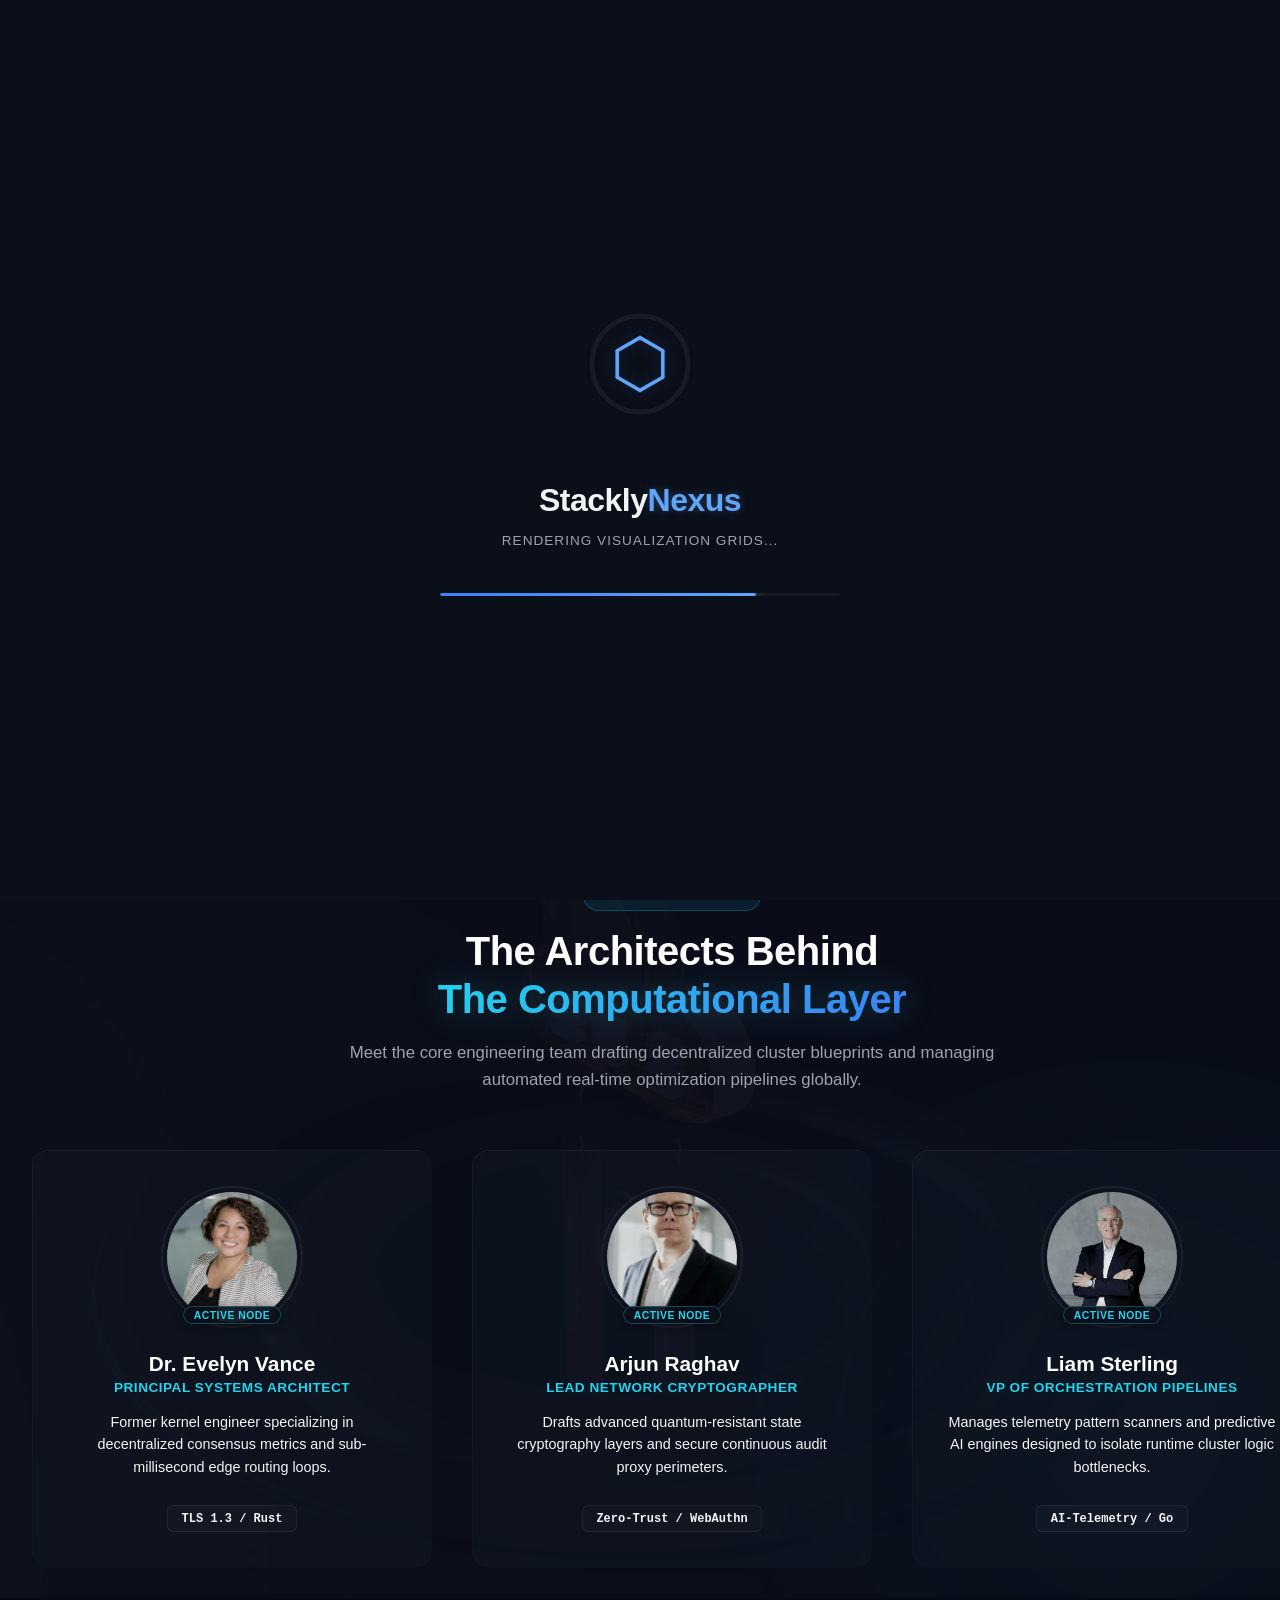
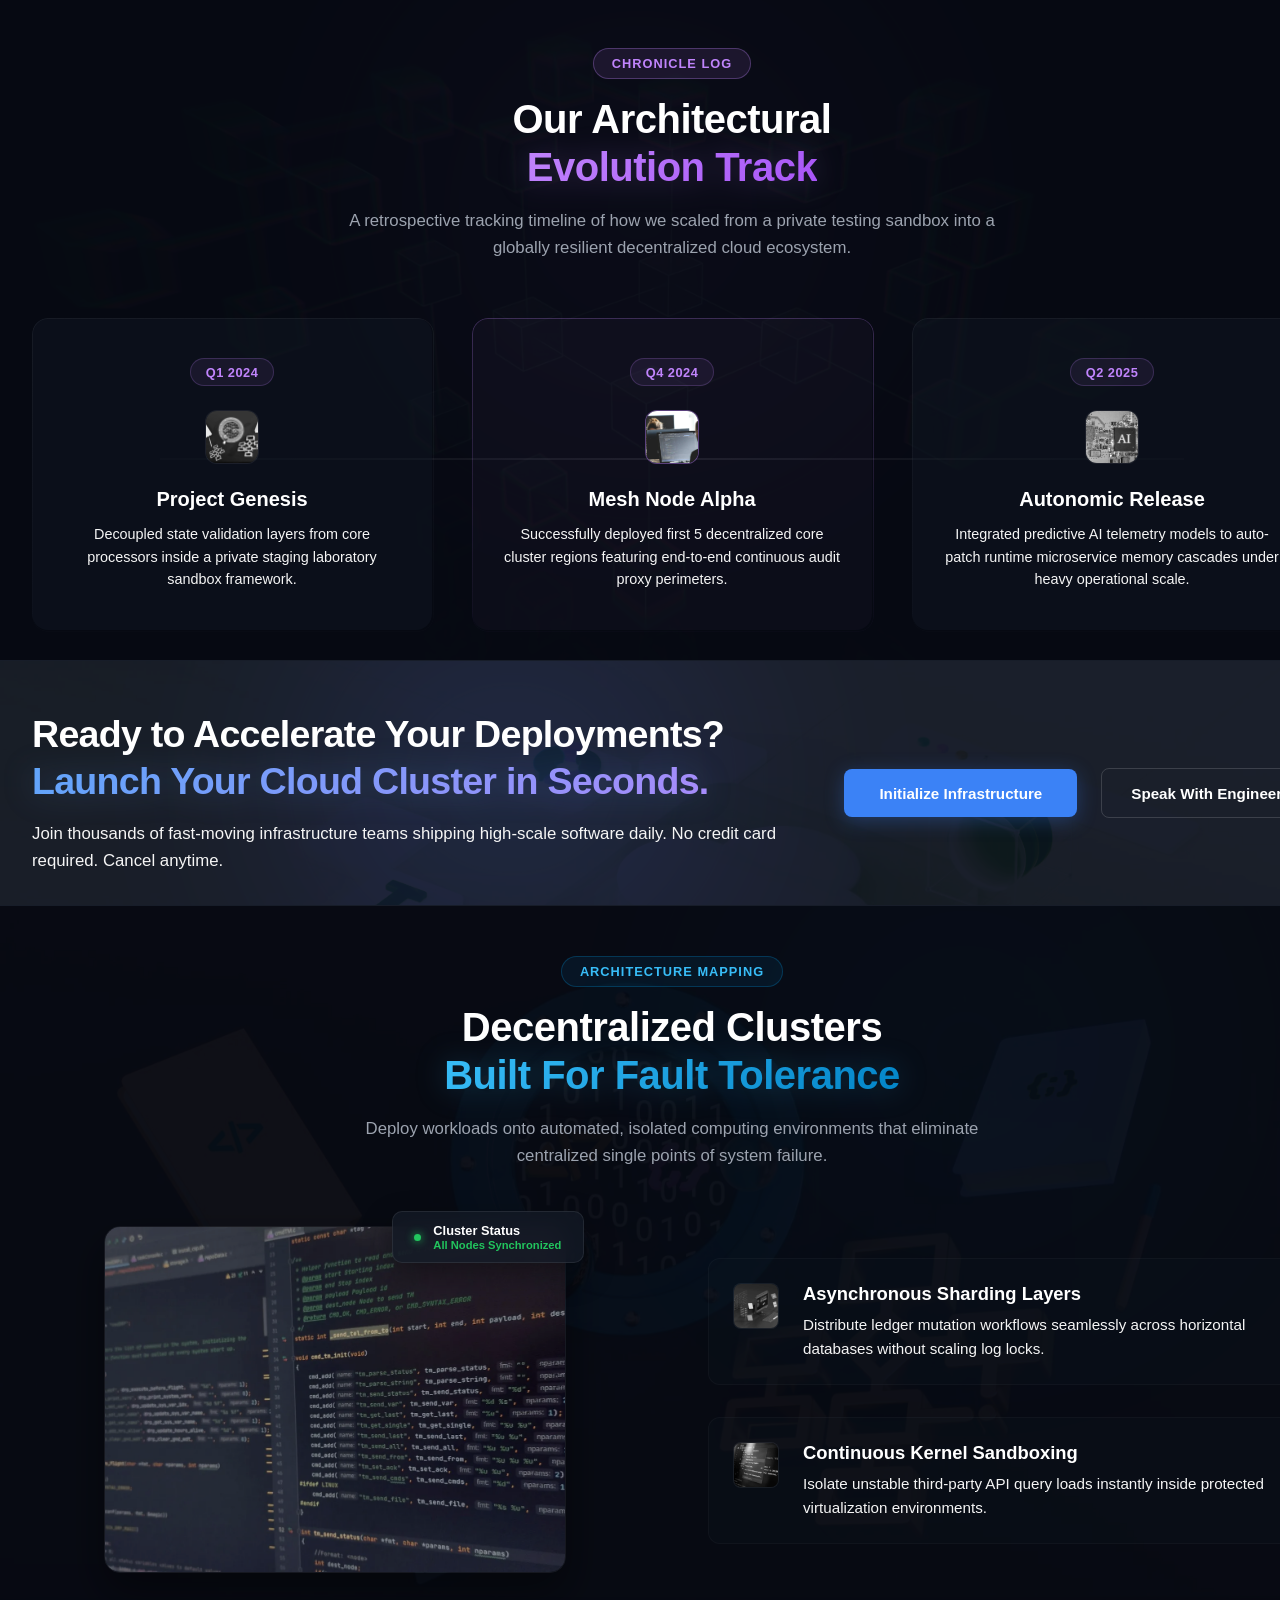
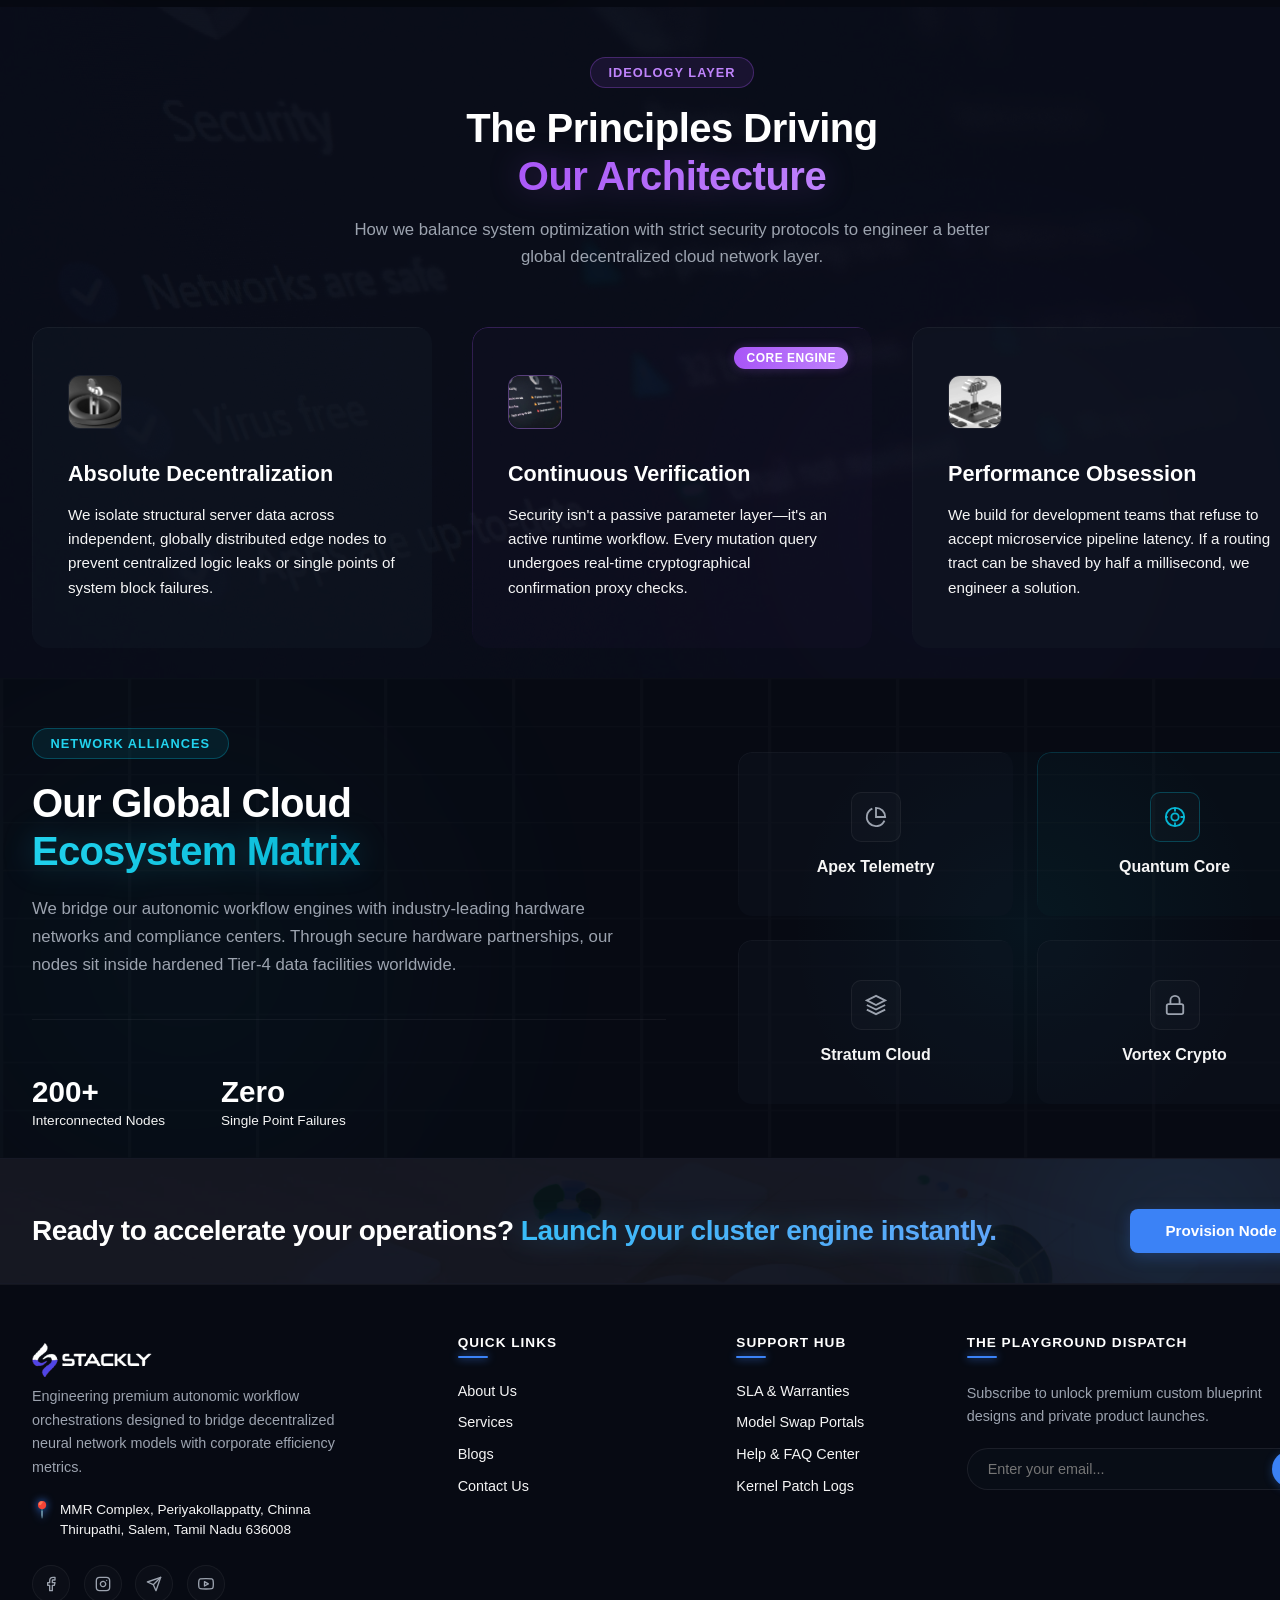
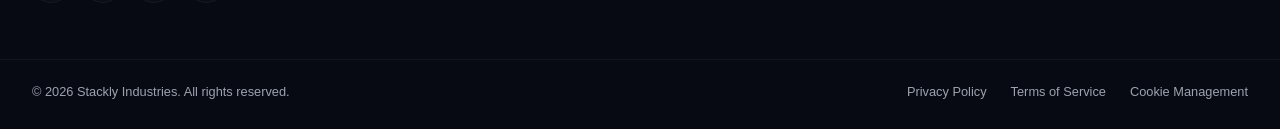
<file: about.html>
<!DOCTYPE html>
<html lang="en">
<head>
    <meta charset="UTF-8">
    <meta name="viewport" content="width=device-width, initial-scale=1.0">
    <title>Stackly // Next-Gen Software Solutions</title>
    <link rel="stylesheet" href="style.css">
</head>
<body>

    <!-- 🌟 MODERN PRELOADER OVERLAY -->
    <div id="preloader">
        <div class="preloader-content">
            <!-- Animated Vector Logo Matrix -->
            <div class="vector-logo-container">
                <svg class="glow-vector" viewBox="0 0 100 100" xmlns="http://w3.org">
                    <!-- Outer Ring Path -->
                    <circle class="ring-track" cx="50" cy="50" r="40" />
                    <circle class="ring-pulse" cx="50" cy="50" r="40" />
                    <!-- Inner Core Tech Node Vector -->
                    <polygon class="core-node" points="50,28 69,39 69,61 50,72 31,61 31,39" />
                </svg>
            </div>
            
            <!-- Branding Text Matrix -->
            <div class="loading-text-group">
                <h2 class="loading-brand">Stackly<span>Nexus</span></h2>
                <p class="loading-status">Initializing Core Modules...</p>
            </div>

            <!-- Sleek Linear Progress Track -->
            <div class="progress-bar-container">
                <div class="progress-fill"></div>
            </div>
        </div>
    </div>


   

   <script>
    document.addEventListener("DOMContentLoaded", () => {
    
    const preloader = document.getElementById("preloader");
    const progressFill = document.querySelector(".progress-fill");
    const appContent = document.getElementById("app-content");
    const statusText = document.querySelector(".loading-status");

    // Dynamic loading text states array
    const trackingPhrases = [
        "Initializing core modules...",
        "Establishing secure connection layers...",
        "Optimizing cloud pipeline paths...",
        "Rendering visualization grids..."
    ];

    let currentProgress = 0;
    let phraseIndex = 0;

    // 1. Loading Sequence Pipeline Simulation
    const preloaderInterval = setInterval(() => {
        // Increment loading metrics non-linearly for real-world simulation feel
        currentProgress += Math.floor(Math.random() * 12) + 4;
        
        if (currentProgress >= 100) {
            currentProgress = 100;
            clearInterval(preloaderInterval);
            terminatePreloader();
        }

        // Apply progressive width to CSS element
        progressFill.style.width = `${currentProgress}%`;

        // Cycle through dynamic feedback states contextually
        if (currentProgress > (phraseIndex + 1) * 25 && phraseIndex < trackingPhrases.length - 1) {
            phraseIndex++;
            statusText.innerText = trackingPhrases[phraseIndex];
        }
    }, 500);

    // 2. Clear preloader overlay smoothly out of user focus
    function terminatePreloader() {
        statusText.innerText = "Ready.";
        
        setTimeout(() => {
            // Apply layout exit shifts
            preloader.classList.add("preloader-hidden");
            
            // Bring primary layout container cleanly into vision
            if(appContent) {
                appContent.classList.remove("content-hidden");
                appContent.classList.add("content-visible");
            }
        }, 1000);
    }
});

   </script>

  <!-- 🌟 FIXED, CENTER-ALIGNED HEADER MODULE -->
<header class="navbar-fixed">
    <div class="nav-container">
        
        <!-- Brand Logo Unit (Clicking refreshes the active viewport window) -->
       <a href="javascript:void(0);" class="brand-logo" onclick="window.location.reload();" aria-label="StacklyNexus Home">
    <img src="./Assests/software icon.webp"
         alt="StacklyNexus Logo"
         class="logo-img">

  
</a>

        <!-- Responsive Mobile Drawer Toggle -->
        <button class="hamburger-trigger" aria-label="Toggle Navigation Menu" aria-expanded="false">
            <div class="hamburger-bar"></div>
            <div class="hamburger-bar"></div>
            <div class="hamburger-bar"></div>
        </button>

        <!-- Desktop and Mobile Menu Control Hub -->
        <nav class="nav-menu-wrapper">
            <ul class="nav-list">
                <li><a href="index.html" class="nav-item ">Home</a></li>
                <li><a href="about.html" class="nav-item active">About Us</a></li>
                <li><a href="services.html" class="nav-item">Services</a></li>
                <li><a href="blogs.html" class="nav-item">Blogs</a></li>
                <li><a href="contact.html" class="nav-item">Contact Us</a></li>
            </ul>
        </nav>

        <!-- Right Aligned Authentication Container -->
        <div class="nav-auth-panel">
            <a href="login.html" class="btn-auth">Login</a>
        </div>

    </div>
</header>




<script>
   document.addEventListener("DOMContentLoaded", () => {

    const hamburgerTrigger = document.querySelector(".hamburger-trigger");
    const navMenuWrapper = document.querySelector(".nav-menu-wrapper");
    const navLinks = document.querySelectorAll(".nav-item");
    const authPanel = document.querySelector(".nav-auth-panel");

    // 1. Mobile Drawer Toggle Control Mechanics
    const toggleMobileMenu = () => {
        const isOpen = navMenuWrapper.classList.toggle("drawer-open");
        hamburgerTrigger.classList.toggle("hamburger-active");
        hamburgerTrigger.setAttribute("aria-expanded", isOpen);
        
        if (isOpen) {
            // Append auth logic internally inside layout drawer on tiny viewports
            navMenuWrapper.appendChild(authPanel);
            document.body.style.overflow = "hidden"; // Freeze underlying scroll tracks
        } else {
            // Restore auth node cleanly back onto core grid setup track line
            document.querySelector(".nav-container").appendChild(authPanel);
            document.body.style.overflow = "";
        }
    };

    hamburgerTrigger.addEventListener("click", toggleMobileMenu);

    // 2. Click Navigation and Class State Refinement
    navLinks.forEach(item => {
        item.addEventListener("click", function() {
            // Clear prior active classes
            document.querySelector(".nav-item.active")?.classList.remove("active");
            
            // Apply fresh current active rule assignments
            this.classList.add("active");

            // Fast close drawer if screen size triggers a click action inside responsive layout viewports
            if (navMenuWrapper.classList.contains("drawer-open")) {
                toggleMobileMenu();
            }
        });
    });
});


</script>

<!-- 🌟 ULTRA-MODERN ABOUT HERO SUBSECTION LAYER -->
<section id="about-hero" class="ab-hero-frame">
    
    <!-- Background Canvas Texture Layer Mapping -->
    <div class="ab-hero-bg-layer">
        <img src="./Assests/hand and robot - ai.webp" alt="Cyber security tech grid layout background spatial map" class="ab-hero-mesh-img">
        <div class="ab-hero-glow-orb spectrum-cyan"></div>
        <div class="ab-hero-glow-orb spectrum-indigo"></div>
    </div>

    <div class="ab-hero-container">
        
        <!-- Left Side Column Text & Interactive Mission Core -->
        <div class="ab-hero-text-block">
            <div class="ab-hero-badge">
                <span class="beacon-pulse-dot"></span>
                <span>Our Core Blueprint</span>
            </div>
            
            <h1 class="ab-hero-main-title">
                Pioneering the Next <br>
                <span class="ab-neon-gradient-text">Computational Layer</span>
            </h1>
            
            <p class="ab-hero-subtitle-desc">
                We are a distributed collective of infrastructure architects, data scientists, and systems engineers obsessed with reducing pipeline latency. StacklyNexus builds decentralized automation engines that empower high-growth development operations globally.
            </p>
            
            <!-- Quick Telemetry Specs Row Inside Text Block -->
            <div class="ab-mini-telemetry-row">
                <div class="telemetry-item">
                    <h4>2024</h4>
                    <p>Genesis Launch</p>
                </div>
                <div class="telemetry-item">
                    <h4>15+</h4>
                    <p>Global Edge Hubs</p>
                </div>
                <div class="telemetry-item">
                    <h4>99.99%</h4>
                    <p>Cluster Integrity</p>
                </div>
            </div>
        </div>

        <!-- Right Side Column Visual Showcase Asset Box -->
        <div class="ab-hero-showcase-block">
            <div class="ab-showcase-backdrop-glow"></div>
            <div class="ab-showcase-hull-frame">
                <!-- High-contrast architectural preview image serves as the graphic centerpiece -->
                <img src="./Assests/network visualization.webp" alt="Global team collaborative network telemetry visualization chart" class="ab-showcase-main-img">
                
                <!-- Floating Dashboard Telemetry Card Mockup Overlay -->
                <div class="ab-floating-card metric-overlay-tl">
                    <span class="metric-pulse-icon">🔮</span>
                    <div class="metric-content-box">
                        <p class="metric-node-label">Network Protocol</p>
                        <h4 class="metric-node-val">Zero-Trust Active</h4>
                    </div>
                </div>
            </div>
        </div>

    </div>
</section>

<style>
    /* 🌟 ABOUT PAGE HERO SECTION ENGINE */
.ab-hero-frame {
    position: relative;
    width: 100%;
    min-height: 75vh;
    display: flex;
    align-items: center;
    /* Strict Layout Constraints requested: 50px Top, 30px Bottom */
    padding: 50px 0 30px 0;
    background-color: #070a13; /* Seamless midnight tech base canvas backing color */
    overflow: hidden;
}

/* Background Graphical Layer Tracks mapping */
.ab-hero-bg-layer {
    position: absolute;
    top: 0;
    left: 0;
    width: 100%;
    height: 100%;
    z-index: 1;
    pointer-events: none;
}

.ab-hero-mesh-img {
    width: 100%;
    height: 100%;
    object-fit: cover;
    opacity: 0.1; /* Highly subtle texture background mapping */
    filter: saturate(1.4) contrast(1.1) hue-rotate(180deg);
}

/* Layered Radial Ambient Light Blur Patches */
.ab-hero-glow-orb {
    position: absolute;
    border-radius: 50%;
    filter: blur(130px);
    opacity: 0.12;
    mix-blend-mode: screen;
}

.spectrum-cyan {
    top: -10%;
    right: 10%;
    width: 500px;
    height: 500px;
    background: radial-gradient(circle, #06b6d4 0%, transparent 70%);
}

.spectrum-indigo {
    bottom: -5%;
    left: 5%;
    width: 450px;
    height: 450px;
    background: radial-gradient(circle, #6366f1 0%, transparent 70%);
}

/* Two-Column Responsive Presentation Grid Layout Setup */
.ab-hero-container {
    max-width: 1400px;
    width: 100%;
    margin: 0 auto;
    padding: 0 2rem;
    display: grid;
    grid-template-columns: 1.15fr 0.85fr;
    gap: 4.5rem;
    align-items: center;
    position: relative;
    z-index: 5;
}

/* Left Column Descriptive Typography Elements */
.ab-hero-text-block {
    display: flex;
    flex-direction: column;
    align-items: flex-start;
}

.ab-hero-badge {
    display: inline-flex;
    align-items: center;
    gap: 0.6rem;
    background-color: rgba(6, 182, 212, 0.08);
    border: 1px solid rgba(6, 182, 212, 0.2);
    padding: 0.45rem 1.1rem;
    border-radius: 100px;
    font-size: 0.8rem;
    font-weight: 700;
    color: #22d3ee;
    letter-spacing: 0.5px;
    text-transform: uppercase;
    margin-bottom: 1.5rem;
    box-shadow: 0 0 15px rgba(6, 182, 212, 0.05);
}

.beacon-pulse-dot {
    width: 6px;
    height: 6px;
    background-color: #06b6d4;
    border-radius: 50%;
    box-shadow: 0 0 8px #06b6d4;
    animation: beaconGlowPulse 1.5s infinite alternate;
}

.ab-hero-main-title {
    font-size: 3.75rem;
    font-weight: 800;
    line-height: 1.15;
    letter-spacing: -1.25px;
    color: #ffffff;
    margin: 0 0 1.5rem 0;
}

.ab-neon-gradient-text {
    background: linear-gradient(135deg, #22d3ee 0%, #3b82f6 50%, #818cf8 100%);
    -webkit-background-clip: text;
    -webkit-text-fill-color: transparent;
    filter: drop-shadow(0 0 20px rgba(34, 211, 238, 0.25));
}

.ab-hero-subtitle-desc {
    font-size: 1.1rem;
    line-height: 1.65;
    color: whitesmoke; /* Replaces text-muted field color tokens for deep theme reading contrast */
    max-width: 620px;
    margin: 0 0 2.5rem 0;
}

/* Dynamic Inline Technical Metrics Micro Grid */
.ab-mini-telemetry-row {
    display: flex;
    gap: 3rem;
    border-top: 1px solid rgba(255, 255, 255, 0.06);
    padding-top: 1.75rem;
    width: 100%;
}

.telemetry-item h4 {
    font-size: 1.75rem;
    font-weight: 800;
    color: #ffffff;
    line-height: 1.1;
    margin-bottom: 4px;
    transition: color 0.3s ease, text-shadow 0.3s ease;
}

.telemetry-item p {
    margin: 0;
    font-size: 0.85rem;
    font-weight: 500;
    color: whitesmoke;
}

/* Right Column Visual Media Asset Blocks */
.ab-hero-showcase-block {
    position: relative;
    width: 100%;
    display: flex;
    justify-content: center;
    align-items: center;
}

.ab-showcase-backdrop-glow {
    position: absolute;
    width: 85%;
    height: 85%;
    background: radial-gradient(circle, rgba(6, 182, 212, 0.12) 0%, transparent 65%);
    z-index: 1;
    pointer-events: none;
}

.ab-showcase-hull-frame {
    position: relative;
    width: 100%;
    max-width: 440px;
    aspect-ratio: 1 / 1;
    border-radius: 20px;
    z-index: 2;
    animation: floatingOscillation 6s ease-in-out infinite;
}

.ab-showcase-main-img {
    width: 100%;
    height: 100%;
    object-fit: cover;
    border-radius: 20px;
    border: 1px solid rgba(255, 255, 255, 0.08);
    box-shadow: 0 20px 40px rgba(0, 0, 0, 0.4);
    filter: brightness(0.8) saturate(0.95) contrast(1.05);
    transition: all 0.5s ease;
}

/* Floating HUD Dashboard Component Card element */
.ab-floating-card {
    position: absolute;
    background-color: rgba(19, 26, 38, 0.75);
    backdrop-filter: blur(12px);
    -webkit-backdrop-filter: blur(12px);
    border: 1px solid rgba(255, 255, 255, 0.08);
    padding: 0.75rem 1.25rem;
    border-radius: 10px;
    box-shadow: 0 10px 25px rgba(0, 0, 0, 0.4);
    display: flex;
    align-items: center;
    gap: 0.75rem;
    z-index: 10;
    transition: all 0.3s ease;
}

.metric-overlay-tl {
    top: 12%;
    left: -20px;
}

.metric-pulse-icon {
    font-size: 1.2rem;
    filter: drop-shadow(0 0 4px #a855f7);
}

.metric-node-label {
    margin: 0;
    font-size: 0.7rem;
    text-transform: uppercase;
    color: whitesmoke;
    letter-spacing: 0.5px;
}

.metric-node-val {
    margin: 2px 0 0 0;
    font-size: 0.95rem;
    font-weight: 700;
    color: #ffffff;
}

/* 🌟 DYNAMIC GLOW AND INTERACTIVE HOVER OVERLAYS */

.ab-hero-container:hover .telemetry-item h4 {
    color: #22d3ee;
    text-shadow: 0 0 12px rgba(34, 211, 238, 0.4);
}

.ab-showcase-hull-frame:hover .ab-showcase-main-img {
    filter: brightness(0.95) saturate(1.1) contrast(1.1);
    border-color: rgba(34, 211, 238, 0.3);
    box-shadow: 0 25px 45px rgba(34, 211, 238, 0.15);
}

.ab-showcase-hull-frame:hover .ab-floating-card {
    transform: translateY(-2px) scale(1.02);
    border-color: rgba(168, 85, 247, 0.4);
    box-shadow: 0 12px 30px rgba(168, 85, 247, 0.2);
}

/* 🌀 KEYFRAME TRANSFORMATION LOOP RIGS */
@keyframes beaconGlowPulse {
    0% { transform: scale(0.9); opacity: 0.6; }
    100% { transform: scale(1.25); opacity: 1; filter: drop-shadow(0 0 5px #06b6d4); }
}

@keyframes floatingOscillation {
    0% { transform: translateY(0px); }
    50% { transform: translateY(-10px); }
    100% { transform: translateY(0px); }
}

/* 📱 ADAPTIVE MOBILE LAYOUT OVERRIDES */
@media (max-width: 1024px) {
    .ab-hero-main-title { font-size: 3rem; }
    .ab-hero-container { gap: 2.5rem; }
}

@media (max-width: 900px) {
    .ab-hero-container {
        grid-template-columns: 1fr; /* Stacks column grids lineally on tablet and small viewports */
        text-align: center;
        gap: 4rem;
    }
    .ab-hero-text-block { align-items: center; }
    .ab-mini-telemetry-row { justify-content: center; gap: 2.5rem; }
    .metric-overlay-tl { left: 10px; top: 10px; } /* Safety adjustment zone margins inside smaller frameworks */
}

@media (max-width: 480px) {
    .ab-hero-main-title { font-size: 2.25rem; }
    .ab-mini-telemetry-row { flex-direction: column; gap: 1.5rem; }
}

</style>

<script>
    document.addEventListener("DOMContentLoaded", () => {
    
    // 🌟 Scroll Entrance Tracker Animation for About Hero Section Content Hub
    const abHeroTextContainer = document.querySelector(".ab-hero-text-block");
    const abHeroVisualContainer = document.querySelector(".ab-hero-showcase-block");

    if (abHeroTextContainer && abHeroVisualContainer) {
        // Configure safe initialization hidden metrics parameters
        abHeroTextContainer.style.opacity = "0";
        abHeroTextContainer.style.transform = "translateY(20px)";
        abHeroTextContainer.style.transition = "opacity 0.75s ease, transform 0.75s ease";

        abHeroVisualContainer.style.opacity = "0";
        abHeroVisualContainer.style.transform = "translateY(25px)";
        abHeroVisualContainer.style.transition = "opacity 0.75s ease, transform 0.75s ease";

        // Execute rapid layout activation immediately on DOM Mount loading phases
        setTimeout(() => {
            abHeroTextContainer.style.opacity = "1";
            abHeroTextContainer.style.transform = "translateY(0)";
            
            abHeroVisualContainer.style.opacity = "1";
            abHeroVisualContainer.style.transform = "translateY(0)";
        }, 300);
    }
});

</script>

<!-- 🌟 HIGH-TECH "OUR TEAM" ENGINEERING GRID COMPONENT -->
<section id="engineering-team" class="team-frame">
    
    <!-- Background Canvas Layer Architecture -->
    <div class="team-bg-layer">
        <img src="./Assests/cloud framework.webp" alt="Technical network node layout background grid" class="team-mesh-img">
        <div class="team-ambient-glow neon-cyan-glow"></div>
    </div>

    <div class="team-container">
        
        <!-- Section Title & Meta Header Box -->
        <div class="team-header-block">
            <span class="team-badge">Operative Matrix</span>
            <h2 class="team-main-title">The Architects Behind <br><span>The Computational Layer</span></h2>
            <p class="team-subtitle-desc">Meet the core engineering team drafting decentralized cluster blueprints and managing automated real-time optimization pipelines globally.</p>
        </div>

        <!-- 3-Column Adaptable Responsive Grid System -->
        <div class="team-grid-track">
            
            <!-- Team Member Card 01 -->
            <div class="team-card-node">
                <div class="team-card-inner">
                    <div class="member-image-hull">
                        <img src="./Assests/Leader 2.webp" alt="Dr. Evelyn Vance Principal Infrastructure Architect" class="member-main-img">
                        <!-- Neon status telemetry tag overlay -->
                        <span class="member-status-indicator">Active Node</span>
                    </div>
                    <div class="member-meta-details">
                        <h3 class="member-name">Dr. Evelyn Vance</h3>
                        <p class="member-role">Principal Systems Architect</p>
                        <p class="member-bio">Former kernel engineer specializing in decentralized consensus metrics and sub-millisecond edge routing loops.</p>
                        
                        <!-- Floating Micro Code Badge -->
                        <div class="member-tech-tag">TLS 1.3 / Rust</div>
                    </div>
                </div>
            </div>

            <!-- Team Member Card 02 -->
            <div class="team-card-node">
                <div class="team-card-inner">
                    <div class="member-image-hull">
                        <img src="./Assests/Leader 1.webp" alt="Arjun Raghav Lead Cryptographer" class="member-main-img">
                        <span class="member-status-indicator">Active Node</span>
                    </div>
                    <div class="member-meta-details">
                        <h3 class="member-name">Arjun Raghav</h3>
                        <p class="member-role">Lead Network Cryptographer</p>
                        <p class="member-bio">Drafts advanced quantum-resistant state cryptography layers and secure continuous audit proxy perimeters.</p>
                        
                        <div class="member-tech-tag">Zero-Trust / WebAuthn</div>
                    </div>
                </div>
            </div>

            <!-- Team Member Card 03 -->
            <div class="team-card-node">
                <div class="team-card-inner">
                    <div class="member-image-hull">
                        <img src="./Assests/Leader 3.webp" alt="Liam Sterling Director of Automation Pipelines" class="member-main-img">
                        <span class="member-status-indicator">Active Node</span>
                    </div>
                    <div class="member-meta-details">
                        <h3 class="member-name">Liam Sterling</h3>
                        <p class="member-role">VP of Orchestration Pipelines</p>
                        <p class="member-bio">Manages telemetry pattern scanners and predictive AI engines designed to isolate runtime cluster logic bottlenecks.</p>
                        
                        <div class="member-tech-tag">AI-Telemetry / Go</div>
                    </div>
                </div>
            </div>

        </div>
    </div>
</section>

<style>
    /* 🌟 HIGH-TECH TEAM GRID SECTION CORE ENGINE */
.team-frame {
    position: relative;
    width: 100%;
    /* Strict Layout Constraints requested: 50px Top, 30px Bottom */
    padding: 50px 0 30px 0;
    background-color: #090d1a; /* Synchronized depth layer pattern matching the system flow */
    overflow: hidden;
}

/* Background Canvas Graphics Logic */
.team-bg-layer {
    position: absolute;
    top: 0;
    left: 0;
    width: 100%;
    height: 100%;
    z-index: 1;
    pointer-events: none;
}

.team-mesh-img {
    width: 100%;
    height: 100%;
    object-fit: cover;
    opacity: 0.03; /* Soft subtle background layout lines footprint */
    filter: saturate(1.5) contrast(1.1) hue-rotate(180deg);
}

.team-ambient-glow {
    position: absolute;
    border-radius: 50%;
    filter: blur(140px);
    opacity: 0.1;
    width: 550px;
    height: 550px;
}

.neon-cyan-glow {
    bottom: -15%;
    right: -10%;
    background: radial-gradient(circle, #06b6d4 0%, transparent 70%);
}

/* Core Presentation Layout Grid Setup */
.team-container {
    max-width: 1400px;
    width: 100%;
    margin: 0 auto;
    padding: 0 2rem;
    position: relative;
    z-index: 5;
}

/* Header Component Configuration Details */
.team-header-block {
    text-align: center;
    max-width: 650px;
    margin: 0 auto 3.5rem auto;
}

.team-badge {
    display: inline-block;
    background-color: rgba(6, 182, 212, 0.1);
    border: 1px solid rgba(6, 182, 212, 0.3);
    color: #22d3ee;
    padding: 0.45rem 1.1rem;
    border-radius: 100px;
    font-size: 0.8rem;
    font-weight: 700;
    text-transform: uppercase;
    letter-spacing: 1px;
    margin-bottom: 1rem;
}

.team-header-block h2 {
    font-size: 2.5rem;
    font-weight: 800;
    line-height: 1.2;
    color: #ffffff;
    margin: 0 0 1rem 0;
    letter-spacing: -0.5px;
}

.team-header-block h2 span {
    background: linear-gradient(135deg, #22d3ee 0%, #3b82f6 100%);
    -webkit-background-clip: text;
    -webkit-text-fill-color: transparent;
    filter: drop-shadow(0 0 15px rgba(34, 211, 238, 0.25));
}

.team-subtitle-desc {
    font-size: 1.05rem;
    color: var(--text-muted);
    line-height: 1.6;
}

/* 3-Column Adaptable Responsive Grid System Track */
.team-grid-track {
    display: grid;
    grid-template-columns: repeat(auto-fit, minmax(320px, 1fr));
    gap: 2.5rem;
    width: 100%;
}

/* High-Tech Grid Card Node Box */
.team-card-node {
    position: relative;
    border-radius: 16px;
    background-color: rgba(19, 26, 38, 0.4);
    overflow: hidden;
    transition: transform 0.4s cubic-bezier(0.16, 1, 0.3, 1), background-color 0.4s ease, box-shadow 0.4s ease;
    z-index: 2;
}

/* Outer Border Track Line Engine */
.team-card-node::before {
    content: '';
    position: absolute;
    top: 0;
    left: 0;
    width: 100%;
    height: 100%;
    border-radius: 16px;
    padding: 1px;
    background: linear-gradient(180deg, rgba(255, 255, 255, 0.05) 0%, rgba(255, 255, 255, 0.01) 100%);
    -webkit-mask: linear-gradient(#fff 0 0) content-box, linear-gradient(#fff 0 0);
    -webkit-mask-composite: xor;
    mask-composite: exclude;
    pointer-events: none;
    transition: background 0.4s ease;
}

.team-card-inner {
    padding: 2.25rem;
    height: 100%;
    display: flex;
    flex-direction: column;
    align-items: center;
    text-align: center;
}

/* Image Containment Mask & HUD Indicators Mapping */
.member-image-hull {
    position: relative;
    width: 130px;
    height: 130px;
    border-radius: 50%;
    padding: 4px;
    border: 2px solid rgba(255, 255, 255, 0.06);
    margin-bottom: 1.5rem;
    transition: border-color 0.4s ease, box-shadow 0.4s ease;
}

.member-main-img {
    width: 100%;
    height: 100%;
    object-fit: cover;
    border-radius: 50%;
    filter: grayscale(40%) contrast(1.05) brightness(0.9);
    transition: filter 0.4s ease, transform 0.4s ease;
}

.member-status-indicator {
    position: absolute;
    bottom: 2px;
    left: 50%;
    transform: translateX(-50%);
    background-color: rgba(11, 15, 25, 0.9);
    border: 1px solid rgba(34, 211, 238, 0.3);
    color: #22d3ee;
    font-size: 0.65rem;
    font-weight: 700;
    text-transform: uppercase;
    letter-spacing: 0.5px;
    padding: 0.15rem 0.6rem;
    border-radius: 100px;
    white-space: nowrap;
    box-shadow: 0 2px 8px rgba(0, 0, 0, 0.4);
    transition: all 0.3s ease;
}

/* Metadata Profile Details Groupings */
.member-meta-details {
    width: 100%;
}

.member-name {
    font-size: 1.3rem;
    font-weight: 700;
    color: #ffffff;
    margin: 0 0 0.25rem 0;
    transition: color 0.3s ease;
}

.member-role {
    font-size: 0.85rem;
    font-weight: 600;
    color: #22d3ee;
    margin: 0 0 1rem 0;
    text-transform: uppercase;
    letter-spacing: 0.5px;
}

.member-bio {
    font-size: 0.9rem;
    line-height: 1.55;
    color: whitesmoke; /* Whitesmoke color configuration layer replaces dark text-muted fields */
    margin: 0 0 1.5rem 0;
    min-height: 70px; /* Aligns card nodes neatly by preserving vertical height bounds */
}

/* Dynamic Inline Technical Code Tag */
.member-tech-tag {
    display: inline-block;
    font-family: 'Courier New', Courier, monospace;
    font-size: 0.75rem;
    font-weight: 700;
    background-color: rgba(255, 255, 255, 0.02);
    border: 1px solid rgba(255, 255, 255, 0.06);
    color: whitesmoke;
    padding: 0.35rem 0.85rem;
    border-radius: 6px;
    transition: all 0.3s ease;
}

/* 🌟 DYNAMIC GLOW AND INTERACTIVE HOVER OVERLAYS */
.team-card-node:hover {
    transform: translateY(-5px);
    background-color: rgba(19, 26, 38, 0.75);
    box-shadow: 0 20px 40px rgba(0, 0, 0, 0.35), 0 0 30px rgba(6, 182, 212, 0.1);
}

/* Morph outer border properties smoothly into an active neon path */
.team-card-node:hover::before {
    background: linear-gradient(135deg, #22d3ee 0%, #3b82f6 100%);
}

.team-card-node:hover .member-image-hull {
    border-color: #22d3ee;
    box-shadow: 0 0 15px rgba(6, 182, 212, 0.35);
}

.team-card-node:hover .member-main-img {
    filter: grayscale(0%) contrast(1.1) brightness(1);
    transform: scale(1.02);
}

.team-card-node:hover .member-status-indicator {
    background-color: #22d3ee;
    color: #070a13;
    box-shadow: 0 0 12px #22d3ee;
    border-color: #22d3ee;
}

.team-card-node:hover .member-name {
    color: #22d3ee;
    text-shadow: 0 0 10px rgba(34, 211, 238, 0.2);
}

.team-card-node:hover .member-tech-tag {
    background-color: rgba(34, 211, 238, 0.08);
    border-color: rgba(34, 211, 238, 0.3);
    color: #ffffff;
    box-shadow: 0 0 8px rgba(34, 211, 238, 0.15);
}

/* 📱 ADAPTIVE MOBILE LAYOUT OVERRIDES */
@media (max-width: 768px) {
    .team-header-block h2 {
        font-size: 2rem;
    }
    .team-grid-track {
        grid-template-columns: 1fr; /* Stacks column sets vertically on tablet and smaller screen viewports */
    }
    .team-card-inner {
        padding: 2rem;
    }
}

/* ==========================================================
   TEAM SECTION - COMPLETE RESPONSIVE ADD-ON
========================================================== */

/* Large Laptop */
@media (max-width:1200px){

    .team-container{
        padding:0 1.8rem;
    }

    .team-grid-track{
        gap:2rem;
    }

    .team-header-block h2{
        font-size:2.3rem;
    }

}


/* Laptop */
@media (max-width:1024px){

    .team-frame{
        padding:60px 0 40px;
    }

    .team-container{
        padding:0 1.5rem;
    }

    .team-header-block{
        margin-bottom:3rem;
    }

    .team-header-block h2{
        font-size:2.1rem;
    }

    .team-subtitle-desc{
        font-size:1rem;
    }

    .team-grid-track{
        grid-template-columns:repeat(2,1fr);
        gap:1.75rem;
    }

    .team-card-inner{
        padding:2rem;
    }

}


/* Tablet */
@media (max-width:900px){

    .team-frame{
        padding:55px 0 35px;
    }

    .team-container{
        padding:0 1.25rem;
    }

    .team-grid-track{
        grid-template-columns:1fr;
        max-width:650px;
        margin:auto;
        gap:1.5rem;
    }

    .team-header-block{
        margin-bottom:2.5rem;
    }

    .team-header-block h2{
        font-size:2rem;
        line-height:1.3;
    }

    .team-subtitle-desc{
        font-size:.95rem;
        line-height:1.7;
    }

}


/* Mobile */
@media (max-width:768px){

    .team-container{
        padding:0 1rem;
    }

    .team-badge{
        font-size:.72rem;
        padding:.4rem 1rem;
    }

    .team-header-block h2{
        font-size:1.8rem;
        line-height:1.35;

        /* Prevent text hiding */
        word-break:break-word;
        overflow-wrap:anywhere;
    }

    .team-subtitle-desc{
        font-size:.92rem;
        line-height:1.7;
    }

    .team-card-inner{
        padding:1.6rem;
    }

    .member-image-hull{
        width:110px;
        height:110px;
        margin-bottom:1.25rem;
    }

    .member-name{
        font-size:1.15rem;
    }

    .member-role{
        font-size:.78rem;
    }

    .member-bio{
        min-height:auto;
        font-size:.9rem;
        line-height:1.7;
        margin-bottom:1.2rem;

        word-break:break-word;
        overflow-wrap:anywhere;
    }

    .member-tech-tag{
        font-size:.72rem;
        padding:.35rem .75rem;
    }

    .member-status-indicator{
        font-size:.58rem;
        padding:.18rem .55rem;
    }

}


/* Small Mobile */
@media (max-width:576px){

    .team-frame{
        padding:50px 0 30px;
    }

    .team-container{
        padding:0 .9rem;
    }

    .team-header-block{
        margin-bottom:2rem;
    }

    .team-header-block h2{
        font-size:1.6rem;
    }

    .team-subtitle-desc{
        font-size:.88rem;
    }

    .team-card-inner{
        padding:1.35rem;
    }

    .member-image-hull{
        width:95px;
        height:95px;
    }

    .member-name{
        font-size:1.05rem;
    }

    .member-role{
        font-size:.75rem;
    }

    .member-bio{
        font-size:.85rem;
    }

    .member-tech-tag{
        font-size:.68rem;
    }

}


/* Very Small Mobile */
@media (max-width:380px){

    .team-container{
        padding:0 .75rem;
    }

    .team-header-block h2{
        font-size:1.4rem;
    }

    .team-badge{
        font-size:.65rem;
    }

    .team-card-inner{
        padding:1.1rem;
    }

    .member-image-hull{
        width:85px;
        height:85px;
    }

    .member-name{
        font-size:1rem;
    }

    .member-role{
        font-size:.7rem;
    }

    .member-bio{
        font-size:.8rem;
        line-height:1.6;
    }

    .member-tech-tag{
        font-size:.65rem;
        padding:.3rem .65rem;
    }

    .member-status-indicator{
        font-size:.55rem;
        padding:.15rem .45rem;
    }

}
</style>

<script>
    document.addEventListener("DOMContentLoaded", () => {
    
    // 🌟 Scroll Entrance Animation Logic for Team Member Node Cards
    const operationalTeamCards = document.querySelectorAll(".team-card-node");
    
    operationalTeamCards.forEach((card, pos) => {
        card.style.opacity = "0";
        card.style.transform = "translateY(25px)";
        card.style.transition = "opacity 0.6s cubic-bezier(0.16, 1, 0.3, 1), transform 0.6s cubic-bezier(0.16, 1, 0.3, 1), background-color 0.4s ease, box-shadow 0.4s ease";
        card.style.transitionDelay = `${pos * 100}ms`; // Cascading staggered reveal entries
    });

    const activeTeamObserver = new IntersectionObserver((entries) => {
        entries.forEach(entry => {
            if (entry.isIntersecting) {
                entry.target.style.opacity = "1";
                entry.target.style.transform = "translateY(0)";
                activeTeamObserver.unobserve(entry.target);
            }
        });
    }, {
        threshold: 0.1,
        rootMargin: "0px 0px -30px 0px"
    });

    operationalTeamCards.forEach(card => activeTeamObserver.observe(card));
});

</script>

<!-- 🌟 HIGH-TECH COMPANY TIMELINE & MILESTONE COMPONENT -->
<section id="company-timeline" class="timeline-frame">
    
    <!-- Background Canvas Texture Layer Mapping -->
    <div class="timeline-bg-layer">
        <img src="./Assests/network visualization.webp" alt="Cyber telemetry matrix space canvas digital trace layout" class="timeline-mesh-img">
        <div class="timeline-ambient-glow amethyst-blur"></div>
    </div>

    <div class="timeline-container">
        
        <!-- Section Title & Meta Header Box -->
        <div class="timeline-header-block">
            <span class="timeline-badge">Chronicle Log</span>
            <h2 class="timeline-main-title">Our Architectural <br><span>Evolution Track</span></h2>
            <p class="timeline-subtitle-desc">A retrospective tracking timeline of how we scaled from a private testing sandbox into a globally resilient decentralized cloud ecosystem.</p>
        </div>

        <!-- 🌟 Horizontal Side-By-Side Timeline Track -->
        <div class="timeline-horizontal-track">
            
            <!-- Milestone Node 01 -->
            <div class="timeline-node-card">
                <div class="node-hull-inner">
                    <div class="node-time-badge">Q1 2024</div>
                    <div class="node-icon-box">
                        <img src="./Assests/cluster.webp" alt="Sandbox initial cluster trace schematic illustration" class="node-graphic">
                    </div>
                    <h3 class="node-title">Project Genesis</h3>
                    <p class="node-desc">Decoupled state validation layers from core processors inside a private staging laboratory sandbox framework.</p>
                </div>
            </div>

            <!-- Milestone Node 02 -->
            <div class="timeline-node-card active-node-card">
                <div class="node-hull-inner">
                    <div class="node-time-badge">Q4 2024</div>
                    <div class="node-icon-box">
                        <img src="./Assests/zero.webp" alt="Zero-trust perimeter cryptography testing matrix blueprint" class="node-graphic">
                    </div>
                    <h3 class="node-title">Mesh Node Alpha</h3>
                    <p class="node-desc">Successfully deployed first 5 decentralized core cluster regions featuring end-to-end continuous audit proxy perimeters.</p>
                </div>
            </div>

            <!-- Milestone Node 03 -->
            <div class="timeline-node-card">
                <div class="node-hull-inner">
                    <div class="node-time-badge">Q2 2025</div>
                    <div class="node-icon-box">
                        <img src="./Assests/AI engine.webp" alt="AI engine prediction telemetry tracking console grid" class="node-graphic">
                    </div>
                    <h3 class="node-title">Autonomic Release</h3>
                    <p class="node-desc">Integrated predictive AI telemetry models to auto-patch runtime microservice memory cascades under heavy operational scale.</p>
                </div>
            </div>

        </div>
    </div>
</section>

<style>
    /* 🌟 COMPANY TIMELINE MATRIX CORE ENGINE */
.timeline-frame {
    position: relative;
    width: 100%;
    /* Strict Layout Constraints requested: 50px Top, 30px Bottom */
    padding: 50px 0 30px 0;
    background-color: #070a13; /* Alternating dark theme backdrop sequence matching */
    overflow: hidden;
}

/* Background Canvas Graphics Logic mapping */
.timeline-bg-layer {
    position: absolute;
    top: 0;
    left: 0;
    width: 100%;
    height: 100%;
    z-index: 1;
    pointer-events: none;
}

.timeline-mesh-img {
    width: 100%;
    height: 100%;
    object-fit: cover;
    opacity: 0.03; /* Maintains soft subtle layout texture footprint depth visibility */
    filter: saturate(1.4) contrast(1.1) hue-rotate(280deg);
}

.timeline-ambient-glow {
    position: absolute;
    border-radius: 50%;
    filter: blur(140px);
    opacity: 0.08;
    width: 550px;
    height: 550px;
}

.amethyst-blur {
    top: -10%;
    left: 50%;
    transform: translateX(-50%);
    background: radial-gradient(circle, #c084fc 0%, transparent 70%);
}

/* Core Content Presentation Container Setup */
.timeline-container {
    max-width: 1400px;
    width: 100%;
    margin: 0 auto;
    padding: 0 2rem;
    position: relative;
    z-index: 5;
}

/* Header Component Configuration Details */
.timeline-header-block {
    text-align: center;
    max-width: 650px;
    margin: 0 auto 3.5rem auto;
}

.timeline-badge {
    display: inline-block;
    background-color: rgba(192, 132, 252, 0.1);
    border: 1px solid rgba(192, 132, 252, 0.3);
    color: #c084fc;
    padding: 0.45rem 1.1rem;
    border-radius: 100px;
    font-size: 0.8rem;
    font-weight: 700;
    text-transform: uppercase;
    letter-spacing: 1px;
    margin-bottom: 1rem;
}

.timeline-header-block h2 {
    font-size: 2.5rem;
    font-weight: 800;
    line-height: 1.2;
    color: #ffffff;
    margin: 0 0 1rem 0;
    letter-spacing: -0.5px;
}

.timeline-header-block h2 span {
    background: linear-gradient(135deg, #c084fc 0%, #a855f7 100%);
    -webkit-background-clip: text;
    -webkit-text-fill-color: transparent;
    filter: drop-shadow(0 0 15px rgba(192, 132, 252, 0.25));
}

.timeline-subtitle-desc {
    font-size: 1.05rem;
    color: var(--text-muted);
    line-height: 1.6;
}

/* 🌟 FORCED HORIZONTAL PAIR GRID TRACK ROW ASSEMBLY */
.timeline-horizontal-track {
    display: grid;
    grid-template-columns: repeat(3, 1fr); /* Forces side-by-side milestones layout track */
    gap: 2.5rem;
    width: 100%;
    position: relative;
}

/* Continuous connection path track baseline behind row metrics cards */
.timeline-horizontal-track::after {
    content: '';
    position: absolute;
    top: 140px; /* Aligns horizontally right behind the image vector bubbles */
    left: 10%;
    width: 80%;
    height: 2px;
    background: linear-gradient(90deg, rgba(255,255,255,0.02) 0%, rgba(255,255,255,0.08) 50%, rgba(255,255,255,0.02) 100%);
    z-index: 1;
}

/* Individual Milestone Node Box */
.timeline-node-card {
    position: relative;
    border-radius: 16px;
    background-color: rgba(19, 26, 38, 0.4);
    transition: transform 0.4s cubic-bezier(0.16, 1, 0.3, 1), background-color 0.4s ease, box-shadow 0.4s ease;
    z-index: 2;
}

.timeline-node-card::before {
    content: '';
    position: absolute;
    top: 0;
    left: 0;
    width: 100%;
    height: 100%;
    border-radius: 16px;
    padding: 1px;
    background: linear-gradient(180deg, rgba(255, 255, 255, 0.05) 0%, rgba(255, 255, 255, 0.01) 100%);
    -webkit-mask: linear-gradient(#fff 0 0) content-box, linear-gradient(#fff 0 0);
    -webkit-mask-composite: xor;
    mask-composite: exclude;
    pointer-events: none;
    transition: background 0.4s ease;
}

.node-hull-inner {
    padding: 2.5rem 2rem;
    display: flex;
    flex-direction: column;
    align-items: center;
    text-align: center;
}

/* Highlighted / Active historical landmark status rule templates mapping */
.active-node-card {
    background-color: rgba(192, 132, 252, 0.03);
}

.active-node-card::before {
    background: linear-gradient(180deg, rgba(192, 132, 252, 0.25) 0%, rgba(192, 132, 252, 0.02) 100%);
}

/* Upper Temporal Identity Badges */
.node-time-badge {
    font-size: 0.8rem;
    font-weight: 700;
    color: #c084fc;
    background-color: rgba(192, 132, 252, 0.08);
    border: 1px solid rgba(192, 132, 252, 0.2);
    padding: 0.35rem 0.95rem;
    border-radius: 100px;
    letter-spacing: 0.5px;
    margin-bottom: 1.5rem;
    transition: all 0.3s ease;
}

/* Vector Graphic Bubble Housing */
.node-icon-box {
    width: 52px;
    height: 52px;
    border-radius: 12px;
    background-color: rgba(255, 255, 255, 0.02);
    border: 1px solid rgba(255, 255, 255, 0.05);
    display: flex;
    justify-content: center;
    align-items: center;
    margin-bottom: 1.5rem;
    position: relative;
    z-index: 5;
    transition: all 0.4s ease;
    overflow: hidden;
}

.node-graphic {
    width: 100%;
    height: 100%;
    object-fit: cover;
    filter: grayscale(100%) brightness(1.2);
    transition: all 0.4s ease;
}

.node-title {
    font-size: 1.25rem;
    font-weight: 700;
    color: #ffffff;
    margin: 0 0 0.75rem 0;
    transition: color 0.3s ease;
}

.node-desc {
    font-size: 0.9rem;
    color: whitesmoke; /* Optimal contrast white/whitesmoke fonts */
    line-height: 1.55;
    margin: 0;
}

/* 🌟 DYNAMIC GLOW AND INTERACTIVE HOVER OVERLAYS */
.timeline-node-card:hover {
    transform: translateY(-5px);
    background-color: rgba(19, 26, 38, 0.7);
    box-shadow: 0 20px 40px rgba(0, 0, 0, 0.35), 0 0 30px rgba(192, 132, 252, 0.1);
}

.timeline-node-card:hover::before {
    background: linear-gradient(135deg, #c084fc 0%, #a855f7 100%);
}

.timeline-node-card:hover .node-time-badge {
    background-color: #c084fc;
    color: #070a13;
    box-shadow: 0 0 10px #c084fc;
    border-color: #c084fc;
}

.timeline-node-card:hover .node-icon-box {
    background-color: rgba(192, 132, 252, 0.1);
    border-color: rgba(192, 132, 252, 0.3);
    box-shadow: 0 0 15px rgba(192, 132, 252, 0.2);
}

.timeline-node-card:hover .node-graphic {
    filter: grayscale(0%) brightness(1);
    transform: scale(1.05);
}

.timeline-node-card:hover .node-title {
    color: #c084fc;
    text-shadow: 0 0 10px rgba(192, 132, 252, 0.2);
}

/* Active pre-set nodes configurations */
.active-node-card .node-icon-box { border-color: rgba(192, 132, 252, 0.4); background-color: rgba(192, 132, 252, 0.05); }
.active-node-card .node-graphic { filter: grayscale(20%) brightness(1.1); }

/* 📱 ADAPTIVE MOBILE LAYOUT OVERRIDES */
@media (max-width: 950px) {
    /* 🌟 Safely reflows the horizontal rows into standard clear vertical tracks on smartphone displays */
    .timeline-horizontal-track {
        grid-template-columns: 1fr;
        gap: 2rem;
    }
    
    .timeline-horizontal-track::after {
        display: none; /* Safely strips the horizontal connector path on vertical reflow stacks */
    }
    
    .node-hull-inner {
        padding: 2.25rem 1.75rem;
    }
}

/* ===========================================
   RESPONSIVE ADD-ON - TIMELINE SECTION
=========================================== */

/* Laptop */
@media (max-width:1200px){

    .timeline-container{
        padding:0 1.5rem;
    }

    .timeline-main-title{
        font-size:2.2rem;
    }

    .timeline-horizontal-track{
        gap:1.5rem;
    }

}

/* Tablet */
@media (max-width:991px){

    .timeline-frame{
        padding:60px 0;
    }

    .timeline-container{
        padding:0 1.2rem;
    }

    .timeline-header-block{
        margin-bottom:2.5rem;
    }

    .timeline-main-title{
        font-size:2rem;
        line-height:1.3;
    }

    .timeline-subtitle-desc{
        font-size:1rem;
    }

    .timeline-horizontal-track{
        grid-template-columns:1fr;
        gap:1.8rem;
    }

    .timeline-horizontal-track::after{
        display:none;
    }

    .timeline-node-card{
        width:100%;
    }

    .node-hull-inner{
        padding:2rem 1.5rem;
    }

}

/* Mobile */
@media (max-width:768px){

    .timeline-frame{
        padding:50px 0;
    }

    .timeline-container{
        padding:0 1rem;
    }

    .timeline-header-block{
        margin-bottom:2rem;
    }

    .timeline-main-title{
        font-size:1.75rem;
        line-height:1.35;
    }

    .timeline-badge{
        font-size:.72rem;
        padding:.45rem .9rem;
    }

    .timeline-subtitle-desc{
        font-size:.95rem;
        line-height:1.7;
    }

    .timeline-horizontal-track{
        gap:1.4rem;
    }

    .timeline-node-card{
        border-radius:14px;
    }

    .node-hull-inner{
        padding:1.8rem 1.2rem;
    }

    .node-time-badge{
        font-size:.75rem;
        margin-bottom:1rem;
    }

    .node-icon-box{
        width:60px;
        height:60px;
        margin-bottom:1rem;
    }

    .node-title{
        font-size:1.15rem;
        line-height:1.4;
    }

    .node-desc{
        font-size:.92rem;
        line-height:1.7;
    }

}

/* Small Mobile */
@media (max-width:480px){

    .timeline-container{
        padding:0 .9rem;
    }

    .timeline-main-title{
        font-size:1.45rem;
    }

    .timeline-subtitle-desc{
        font-size:.9rem;
    }

    .node-hull-inner{
        padding:1.5rem 1rem;
    }

    .node-time-badge{
        width:100%;
        text-align:center;
    }

    .node-icon-box{
        width:56px;
        height:56px;
    }

    .node-title{
        font-size:1.05rem;
    }

    .node-desc{
        font-size:.88rem;
    }

}

/* Very Small Devices */
@media (max-width:360px){

    .timeline-main-title{
        font-size:1.3rem;
    }

    .timeline-badge{
        font-size:.68rem;
    }

    .node-hull-inner{
        padding:1.25rem .9rem;
    }

    .node-title{
        font-size:1rem;
    }

    .node-desc{
        font-size:.85rem;
    }

}
</style>

<script>

    document.addEventListener("DOMContentLoaded", () => {
    
    // 🌟 Scroll Entrance Animation Logic for Timeline Milestone Cards
    const tacticalTimelineCards = document.querySelectorAll(".timeline-node-card");
    
    tacticalTimelineCards.forEach((card, index) => {
        card.style.opacity = "0";
        card.style.transform = "translateY(25px)";
        card.style.transition = "opacity 0.6s cubic-bezier(0.16, 1, 0.3, 1), transform 0.6s cubic-bezier(0.16, 1, 0.3, 1), background-color 0.4s ease, box-shadow 0.4s ease";
        card.style.transitionDelay = `${index * 120}ms`; // Cascading staggered reveal entries
    });

    const milestoneObserver = new IntersectionObserver((entries) => {
        entries.forEach(entry => {
            if (entry.isIntersecting) {
                entry.target.style.opacity = "1";
                entry.target.style.transform = "translateY(0)";
                milestoneObserver.unobserve(entry.target);
            }
        });
    }, {
        threshold: 0.1,
        rootMargin: "0px 0px -20px 0px"
    });

    tacticalTimelineCards.forEach(card => milestoneObserver.observe(card));
});

</script>

<section id="cta-action" class="cta-frame">
    
    <!-- Background Canvas Layer Mapping -->
    <div class="cta-bg-layer">
        <img src="./Assests/lite bg - cloud.webp" alt="Futuristic abstract network flow connection background" class="cta-mesh-img">
        <div class="cta-ambient-glow indigo-glow"></div>
    </div>

    <div class="cta-container">
        
        <!-- Two-Line Impactful Content Frame -->
        <div class="cta-content-wrapper">
            <h2 class="cta-title">
                Ready to Accelerate Your Deployments? <br>
                <span>Launch Your Cloud Cluster in Seconds.</span>
            </h2>
            <p class="cta-subtitle">
                Join thousands of fast-moving infrastructure teams shipping high-scale software daily. No credit card required. Cancel anytime.
            </p>
        </div>

        <!-- Right Aligned Interactive Deployment Target Actions -->
        <div class="cta-actions-hub">
            <a href="404.html" class="btn-cta-glow">Initialize Infrastructure</a>
            <a href="404.html" class="btn-cta-outline">Speak With Engineer</a>
        </div>

    </div>
</section>

<style>
    /* 🌟 TWO-LINE CTA SECTION CORE ENGINE */
.cta-frame {
    position: relative;
    width: 100%;
    /* Strict Layout Constraints requested: 50px Top, 30px Bottom */
    padding: 50px 0 30px 0;
    background-color: #0b111e; /* Deep dark tech base canvas backing color */
    overflow: hidden;
    border-top: 1px solid rgba(255, 255, 255, 0.05);
    border-bottom: 1px solid rgba(255, 255, 255, 0.05);
}

/* Background Canvas Graphics Logic */
.cta-bg-layer {
    position: absolute;
    top: 0;
    left: 0;
    width: 100%;
    height: 100%;
    z-index: 1;
    pointer-events: none;
}

.cta-mesh-img {
    width: 100%;
    height: 100%;
    object-fit: cover;
    opacity: 0.06; /* Highly subtle image layer footprint background texturing */
    filter: saturate(1.5) contrast(1.2) hue-rotate(220deg);
}

.cta-ambient-glow {
    position: absolute;
    border-radius: 50%;
    filter: blur(120px);
    opacity: 0.15;
    width: 600px;
    height: 350px;
}

.indigo-glow {
    bottom: -20%;
    left: 40%;
    transform: translateX(-50%);
    background: radial-gradient(circle, #3b82f6 0%, #6366f1 50%, transparent 70%);
}

/* Fluid Flex Row/Grid Core Presentation Setup */
.cta-container {
    max-width: 1400px;
    width: 100%;
    margin: 0 auto;
    padding: 0 2rem;
    display: flex;
    justify-content: space-between;
    align-items: center;
    gap: 4rem;
    position: relative;
    z-index: 5;
}

/* Two-Line Title Formatting Text Layout Blocks */
.cta-content-wrapper {
    max-width: 850px;
}

.cta-title {
    font-size: 2.35rem;
    font-weight: 800;
    line-height: 1.25;
    letter-spacing: -0.75px;
    color: #ffffff;
    margin: 0 0 1rem 0;
}

.cta-title span {
    background: linear-gradient(135deg, #60a5fa 0%, #a78bfa 100%);
    -webkit-background-clip: text;
    -webkit-text-fill-color: transparent;
    filter: drop-shadow(0 0 15px rgba(96, 165, 250, 0.25));
}

.cta-subtitle {
    font-size: 1.05rem;
    line-height: 1.6;
    color: whitesmoke; /* Clean high-contrast readability */
    margin: 0;
}

/* Action Button Panels Wrapper Track */
.cta-actions-hub {
    display: flex;
    align-items: center;
    gap: 1.5rem;
    flex-shrink: 0;
}

/* Glow-Injected Solid Primary Button */
.btn-cta-glow {
    display: inline-block;
    padding: 0.95rem 2.2rem;
    background-color: #3b82f6;
    color: #ffffff;
    text-decoration: none;
    font-weight: 600;
    font-size: 0.95rem;
    border-radius: 8px;
    box-shadow: 0 4px 20px rgba(59, 130, 246, 0.3);
    transition: all 0.3s cubic-bezier(0.16, 1, 0.3, 1);
}

/* High Contrast Modern Transparent Outline Button Variant */
.btn-cta-outline {
    display: inline-block;
    padding: 0.95rem 1.8rem;
    background-color: transparent;
    border: 1px solid rgba(255, 255, 255, 0.15);
    color: #ffffff;
    text-decoration: none;
    font-weight: 600;
    font-size: 0.95rem;
    border-radius: 8px;
    transition: all 0.3s ease;
}

/* 🌟 MODERN INTERACTIVE HOVER AND NEON GLOW ACTIONS */

.btn-cta-glow:hover {
    transform: translateY(-2px);
    background-color: #2563eb;
    box-shadow: 0 6px 25px rgba(59, 130, 246, 0.5), 0 0 15px #60a5fa;
}

.btn-cta-outline:hover {
    background-color: rgba(255, 255, 255, 0.03);
    border-color: #60a5fa;
    color: #60a5fa;
    text-shadow: 0 0 10px rgba(96, 165, 250, 0.3);
    box-shadow: 0 0 15px rgba(96, 165, 250, 0.1);
}

/* Accent highlight triggers across full headline block wrapper on container targets */
.cta-container:hover .cta-title {
    text-shadow: 0 0 20px rgba(255, 255, 255, 0.1);
}

/* 📱 ADAPTIVE MOBILE LAYOUT OVERRIDES */
@media (max-width: 1024px) {
    .cta-title { font-size: 2rem; }
    .cta-container { gap: 2.5rem; }
}

@media (max-width: 900px) {
    .cta-container {
        flex-direction: column; /* Collapses flex layout rows clean into unified column columns on narrow viewports */
        text-align: center;
        gap: 2.5rem;
    }
    .cta-actions-hub {
        width: 100%;
        justify-content: center;
    }
}

@media (max-width: 480px) {
    .cta-title { font-size: 1.65rem; }
    .cta-actions-hub {
        flex-direction: column; /* Forces absolute linear vertical stacks on tiny viewports */
        gap: 1rem;
    }
    .btn-cta-glow, .btn-cta-outline {
        width: 100%;
        text-align: center;
    }
}

/* ==========================================
   CTA SECTION - RESPONSIVE ADD-ON
========================================== */

/* Large Tablets */
@media (max-width:1200px){

    .cta-container{
        padding:0 1.5rem;
        gap:3rem;
    }

    .cta-content-wrapper{
        max-width:700px;
    }

    .cta-title{
        font-size:2.1rem;
    }

}

/* Tablets */
@media (max-width:991px){

    .cta-frame{
        padding:60px 0;
    }

    .cta-container{
        flex-direction:column;
        text-align:center;
        gap:2.5rem;
        padding:0 1.2rem;
    }

    .cta-content-wrapper{
        max-width:100%;
    }

    .cta-title{
        font-size:2rem;
        line-height:1.3;
    }

    .cta-subtitle{
        max-width:650px;
        margin:0 auto;
        font-size:1rem;
    }

    .cta-actions-hub{
        justify-content:center;
        flex-wrap:wrap;
        gap:1rem;
        width:100%;
    }

}

/* Mobile */
@media (max-width:768px){

    .cta-frame{
        padding:50px 0;
    }

    .cta-container{
        padding:0 1rem;
        gap:2rem;
    }

    .cta-title{
        font-size:1.75rem;
        line-height:1.35;
    }

    .cta-subtitle{
        font-size:.95rem;
        line-height:1.7;
    }

    .cta-actions-hub{
        flex-direction:column;
        width:100%;
        align-items:stretch;
    }

    .btn-cta-glow,
    .btn-cta-outline{
        width:100%;
        max-width:340px;
        margin:0 auto;
        text-align:center;
        padding:1rem;
    }

}

/* Small Mobile */
@media (max-width:480px){

    .cta-container{
        padding:0 .9rem;
    }

    .cta-title{
        font-size:1.45rem;
        line-height:1.4;
    }

    .cta-subtitle{
        font-size:.9rem;
    }

    .btn-cta-glow,
    .btn-cta-outline{
        max-width:100%;
        font-size:.9rem;
        padding:.95rem 1rem;
    }

}

/* Extra Small Devices */
@media (max-width:360px){

    .cta-title{
        font-size:1.25rem;
    }

    .cta-subtitle{
        font-size:.85rem;
    }

    .btn-cta-glow,
    .btn-cta-outline{
        font-size:.85rem;
        padding:.85rem;
    }

}
</style>

<script>
    document.addEventListener("DOMContentLoaded", () => {
    
    // 🌟 Scroll Fade Entry Rig Integration for CTA Action Frame Layer
    const ctaLayoutWrapper = document.querySelector(".cta-container");

    if (ctaLayoutWrapper) {
        // Apply initial hidden base values safely
        ctaLayoutWrapper.style.opacity = "0";
        ctaLayoutWrapper.style.transform = "translateY(20px)";
        ctaLayoutWrapper.style.transition = "opacity 0.7s cubic-bezier(0.16, 1, 0.3, 1), transform 0.7s cubic-bezier(0.16, 1, 0.3, 1)";

        const ctaObserver = new IntersectionObserver((entries) => {
            entries.forEach(entry => {
                if (entry.isIntersecting) {
                    ctaLayoutWrapper.style.opacity = "1";
                    ctaLayoutWrapper.style.transform = "translateY(0)";
                    ctaObserver.unobserve(entry.target);
                }
            });
        }, { threshold: 0.15 });

        const ctaTargetSection = document.getElementById("cta-action");
        if (ctaTargetSection) ctaObserver.observe(ctaTargetSection);
    }
});

</script>

<!-- 🌟 HIGH-TECH SERVER DEPLOYMENT GRID HUB -->
<section id="cluster-nodes" class="cluster-frame">
    
    <!-- Background Canvas Texture Layer Mapping -->
    <div class="cluster-bg-layer">
        <img src="./Assests/cluster.webp" alt="Cyber telemetry space grid backdrop graphic" class="cluster-mesh-img">
        <div class="cluster-ambient-glow sky-blue-glow"></div>
    </div>

    <div class="cluster-container">
        
        <!-- Interactive Section Header Block -->
        <div class="cluster-header-block">
            <span class="cluster-badge">Architecture Mapping</span>
            <h2 class="cluster-main-title">Decentralized Clusters <br><span>Built For Fault Tolerance</span></h2>
            <p class="cluster-subtitle-desc">Deploy workloads onto automated, isolated computing environments that eliminate centralized single points of system failure.</p>
        </div>

        <!-- 2-Column Responsive Layout Tracking Setup Grid -->
        <div class="cluster-dual-track">
            
            <!-- Left Side: Interactive Vector Core Panel Grid -->
            <div class="cluster-visual-card">
                <div class="visual-inner-hull">
                    <img src="./Assests/micro service.webp" alt="High speed processing microservice server racks hardware illustration" class="visual-main-img">
                    
                    <!-- Floating Telemetry Card Mockup Overlay -->
                    <div class="cluster-floating-hud hud-top-right">
                        <span class="hud-beacon-active"></span>
                        <div>
                            <h5>Cluster Status</h5>
                            <p>All Nodes Synchronized</p>
                        </div>
                    </div>
                </div>
            </div>

            <!-- Right Side: Tactical Content Summary Matrix List -->
            <div class="cluster-spec-details">
                
                <!-- Spec Node Item 01 -->
                <div class="spec-card-row">
                    <div class="spec-icon-frame">
                        <img src="./Assests/encryption.webp" alt="Isolated hardware pipeline asset tracking logic symbol" class="spec-inner-icon">
                    </div>
                    <div class="spec-text-node">
                        <h4>Asynchronous Sharding Layers</h4>
                        <p>Distribute ledger mutation workflows seamlessly across horizontal databases without scaling log locks.</p>
                    </div>
                </div>

                <!-- Spec Node Item 02 -->
                <div class="spec-card-row">
                    <div class="spec-icon-frame">
                        <img src="./Assests/security protocol.webp" alt="Encrypted security protocol logic token symbol" class="spec-inner-icon">
                    </div>
                    <div class="spec-text-node">
                        <h4>Continuous Kernel Sandboxing</h4>
                        <p>Isolate unstable third-party API query loads instantly inside protected virtualization environments.</p>
                    </div>
                </div>

            </div>
        </div>

    </div>
</section>

<style>
    /* 🌟 DECENTRALIZED INFRASTRUCTURE SYSTEM CORE ENGINE */
.cluster-frame {
    position: relative;
    width: 100%;
    /* Strict Layout Constraints requested: 50px Top, 30px Bottom */
    padding: 50px 0 30px 0;
    background-color: #070a13; /* Seamlessly matches alternating dark theme backdrop structures */
    overflow: hidden;
}

/* Background Canvas Graphics Logic mapping */
.cluster-bg-layer {
    position: absolute;
    top: 0;
    left: 0;
    width: 100%;
    height: 100%;
    z-index: 1;
    pointer-events: none;
}

.cluster-mesh-img {
    width: 100%;
    height: 100%;
    object-fit: cover;
    opacity: 0.03; /* Soft abstract digital layout lines footprint */
    filter: saturate(1.5) contrast(1.1) hue-rotate(185deg);
}

.cluster-ambient-glow {
    position: absolute;
    border-radius: 50%;
    filter: blur(140px);
    opacity: 0.1;
    width: 500px;
    height: 500px;
}

/* Sky blue glowing gradient ambient light spot */
.sky-blue-glow {
    top: -15%;
    right: 5%;
    background: radial-gradient(circle, #0284c7 0%, transparent 70%);
}

/* Core Content Presentation Container Setup */
.cluster-container {
    max-width: 1400px;
    width: 100%;
    margin: 0 auto;
    padding: 0 2rem;
    position: relative;
    z-index: 5;
}

/* Header Component Configuration Details */
.cluster-header-block {
    text-align: center;
    max-width: 650px;
    margin: 0 auto 3.5rem auto;
}

.cluster-badge {
    display: inline-block;
    background-color: rgba(2, 132, 199, 0.1);
    border: 1px solid rgba(2, 132, 199, 0.3);
    color: #38bdf8;
    padding: 0.45rem 1.1rem;
    border-radius: 100px;
    font-size: 0.8rem;
    font-weight: 700;
    text-transform: uppercase;
    letter-spacing: 1px;
    margin-bottom: 1rem;
}

.cluster-header-block h2 {
    font-size: 2.5rem;
    font-weight: 800;
    line-height: 1.2;
    color: #ffffff;
    margin: 0 0 1rem 0;
    letter-spacing: -0.5px;
}

.cluster-header-block h2 span {
    background: linear-gradient(135deg, #38bdf8 0%, #0284c7 100%);
    -webkit-background-clip: text;
    -webkit-text-fill-color: transparent;
    filter: drop-shadow(0 0 15px rgba(56, 189, 248, 0.25));
}

.cluster-subtitle-desc {
    font-size: 1.05rem;
    color: var(--text-muted);
    line-height: 1.6;
}

/* Two-Column Responsive Layout Tracking Setup Grid */
.cluster-dual-track {
    display: grid;
    grid-template-columns: 1fr 1fr;
    gap: 4.5rem;
    align-items: center;
}

/* Left Side Visual Frame Components */
.cluster-visual-card {
    position: relative;
    width: 100%;
    display: flex;
    justify-content: center;
    align-items: center;
}

.visual-inner-hull {
    position: relative;
    width: 100%;
    max-width: 460px;
    aspect-ratio: 4 / 3;
    border-radius: 16px;
    z-index: 2;
    transition: transform 0.4s cubic-bezier(0.16, 1, 0.3, 1);
}

.visual-main-img {
    width: 100%;
    height: 100%;
    object-fit: cover;
    border-radius: 16px;
    border: 1px solid rgba(255, 255, 255, 0.08);
    box-shadow: 0 20px 40px rgba(0, 0, 0, 0.4);
    filter: brightness(0.75) contrast(1.05) grayscale(15%);
    transition: filter 0.4s ease, border-color 0.4s ease, box-shadow 0.4s ease;
}

/* Floating HUD Dashboard Component Card element mapping */
.cluster-floating-hud {
    position: absolute;
    background-color: rgba(19, 26, 38, 0.75);
    backdrop-filter: blur(12px);
    -webkit-backdrop-filter: blur(12px);
    border: 1px solid rgba(255, 255, 255, 0.08);
    padding: 0.7rem 1.35rem;
    border-radius: 10px;
    box-shadow: 0 12px 30px rgba(0, 0, 0, 0.4);
    display: flex;
    align-items: center;
    gap: 0.75rem;
    z-index: 10;
    transition: all 0.3s ease;
}

.hud-top-right {
    top: -15px;
    right: -20px;
}

.hud-beacon-active {
    width: 7px;
    height: 7px;
    background-color: #22c55e;
    border-radius: 50%;
    box-shadow: 0 0 8px #22c55e;
    animation: beaconRadarWave 1.5s infinite alternate;
}

.cluster-floating-hud h5 { margin: 0; font-size: 0.8rem; color: #ffffff; }
.cluster-floating-hud p { margin: 1px 0 0 0; font-size: 0.7rem; color: #22c55e; font-weight: 600; }

/* Right Side Descriptive Tactical Panel Text Column */
.cluster-spec-details {
    display: flex;
    flex-direction: column;
    gap: 2rem;
}

.spec-card-row {
    display: flex;
    align-items: flex-start;
    gap: 1.5rem;
    padding: 1.5rem;
    background-color: rgba(19, 26, 38, 0.2);
    border: 1px solid rgba(255, 255, 255, 0.03);
    border-radius: 12px;
    transition: transform 0.3s cubic-bezier(0.16, 1, 0.3, 1), background-color 0.3s ease, border-color 0.3s ease, box-shadow 0.3s ease;
}

/* Icon Asset Box */
.spec-icon-frame {
    width: 44px;
    height: 44px;
    border-radius: 8px;
    background-color: rgba(255, 255, 255, 0.02);
    border: 1px solid rgba(255, 255, 255, 0.05);
    display: flex;
    justify-content: center;
    align-items: center;
    flex-shrink: 0;
    overflow: hidden;
    transition: border-color 0.3s ease, background-color 0.3s ease;
}

.spec-inner-icon {
    width: 100%;
    height: 100%;
    object-fit: cover;
    filter: grayscale(100%) brightness(1.2);
    transition: filter 0.3s ease, transform 0.3s ease;
}

.spec-text-node h4 {
    margin: 0 0 0.5rem 0;
    font-size: 1.15rem;
    font-weight: 700;
    color: #ffffff;
    transition: color 0.3s ease;
}

.spec-text-node p {
    margin: 0;
    font-size: 0.95rem;
    color: whitesmoke; /* Optimal high contrast white/whitesmoke fonts */
    line-height: 1.55;
}

/* 🌟 DYNAMIC GLOW AND INTERACTIVE HOVER OVERLAYS */

.visual-inner-hull:hover {
    transform: translateY(-4px) scale(1.01);
}

.visual-inner-hull:hover .visual-main-img {
    filter: brightness(0.9) contrast(1.1) grayscale(0%);
    border-color: rgba(56, 189, 248, 0.3);
    box-shadow: 0 25px 50px rgba(0, 0, 0, 0.45), 0 0 30px rgba(56, 189, 248, 0.15);
}

.visual-inner-hull:hover .cluster-floating-hud {
    border-color: rgba(56, 189, 248, 0.4);
    box-shadow: 0 15px 35px rgba(0, 0, 0, 0.55), 0 0 20px rgba(56, 189, 248, 0.2);
    transform: scale(1.02);
}

/* Highlight variables for active list row items on focus hover */
.spec-card-row:hover {
    transform: translateY(-3px);
    background-color: rgba(19, 26, 38, 0.5);
    border-color: rgba(56, 189, 248, 0.2);
    box-shadow: 0 15px 30px rgba(0, 0, 0, 0.25), 0 0 20px rgba(56, 189, 248, 0.04);
}

.spec-card-row:hover .spec-icon-frame {
    background-color: rgba(56, 189, 248, 0.08);
    border-color: rgba(56, 189, 248, 0.3);
}

.spec-card-row:hover .spec-inner-icon {
    filter: grayscale(0%) brightness(1);
    transform: scale(1.04);
}

.spec-card-row:hover .spec-text-node h4 {
    color: #38bdf8;
    text-shadow: 0 0 8px rgba(56, 189, 248, 0.2);
}

/* 🌀 KEYFRAME TRANSFORMATION LOOP BEACONS */
@keyframes beaconRadarWave {
    0% { transform: scale(0.9); opacity: 0.6; }
    100% { transform: scale(1.25); opacity: 1; filter: drop-shadow(0 0 4px #22c55e); }
}

/* 📱 ADAPTIVE MOBILE LAYOUT OVERRIDES */
@media (max-width: 1024px) {
    .cluster-header-block h2 { font-size: 2.1rem; }
    .cluster-dual-track { gap: 3rem; }
}

@media (max-width: 900px) {
    .cluster-dual-track {
        grid-template-columns: 1fr; /* Collapses structural horizontal tracks into vertical layouts on small displays */
        gap: 4rem;
        text-align: center;
    }
    .cluster-visual-card { grid-row: 2; } /* Shifts graphics node card smoothly underneath header blocks on mobile viewports */
    .spec-card-row { flex-direction: column; align-items: center; text-align: center; padding: 2rem 1.5rem; }
    .hud-top-right { right: 10px; top: 10px; }
}

/* ==========================================
   CLUSTER SECTION - RESPONSIVE ADD-ON
========================================== */

/* Large Tablets */
@media (max-width:1200px){

    .cluster-container{
        padding:0 1.5rem;
    }

    .cluster-main-title{
        font-size:2.2rem;
    }

    .cluster-dual-track{
        gap:3rem;
    }

}

/* Tablets */
@media (max-width:991px){

    .cluster-frame{
        padding:60px 0;
    }

    .cluster-container{
        padding:0 1.2rem;
    }

    .cluster-header-block{
        margin-bottom:2.5rem;
    }

    .cluster-main-title{
        font-size:2rem;
        line-height:1.3;
    }

    .cluster-subtitle-desc{
        font-size:1rem;
    }

    .cluster-dual-track{
        grid-template-columns:1fr;
        gap:2.5rem;
    }

    .cluster-visual-card{
        order:2;
    }

    .cluster-spec-details{
        order:1;
    }

    .visual-inner-hull{
        max-width:500px;
        margin:auto;
    }

    .cluster-floating-hud{
        top:12px;
        right:12px;
    }

}

/* Mobile */
@media (max-width:768px){

    .cluster-frame{
        padding:50px 0;
    }

    .cluster-container{
        padding:0 1rem;
    }

    .cluster-header-block{
        margin-bottom:2rem;
    }

    .cluster-main-title{
        font-size:1.75rem;
        line-height:1.35;
    }

    .cluster-badge{
        font-size:.72rem;
        padding:.45rem .9rem;
    }

    .cluster-subtitle-desc{
        font-size:.95rem;
        line-height:1.7;
    }

    .cluster-dual-track{
        gap:2rem;
    }

    .visual-inner-hull{
        width:100%;
        max-width:100%;
        aspect-ratio:auto;
    }

    .visual-main-img{
        width:100%;
        height:auto;
        display:block;
        object-fit:cover;
    }

    .cluster-floating-hud{
        position:absolute;
        top:10px;
        right:10px;
        left:10px;
        max-width:calc(100% - 20px);
        padding:.75rem 1rem;
    }

    .spec-card-row{
        flex-direction:column;
        align-items:center;
        text-align:center;
        padding:1.5rem;
        gap:1rem;
    }

    .spec-icon-frame{
        width:60px;
        height:60px;
    }

    .spec-text-node h4{
        font-size:1.1rem;
    }

    .spec-text-node p{
        font-size:.92rem;
        line-height:1.7;
    }

}

/* Small Mobile */
@media (max-width:480px){

    .cluster-container{
        padding:0 .9rem;
    }

    .cluster-main-title{
        font-size:1.45rem;
    }

    .cluster-subtitle-desc{
        font-size:.9rem;
    }

    .cluster-floating-hud{
        position:static;
        margin-top:1rem;
        width:100%;
        max-width:100%;
        justify-content:center;
    }

    .spec-card-row{
        padding:1.25rem 1rem;
    }

    .spec-icon-frame{
        width:54px;
        height:54px;
    }

    .spec-text-node h4{
        font-size:1rem;
    }

    .spec-text-node p{
        font-size:.88rem;
    }

}

/* Extra Small Devices */
@media (max-width:360px){

    .cluster-main-title{
        font-size:1.3rem;
    }

    .cluster-badge{
        font-size:.68rem;
    }

    .spec-card-row{
        padding:1rem .9rem;
    }

    .spec-text-node h4{
        font-size:.95rem;
    }

    .spec-text-node p{
        font-size:.84rem;
    }

}
</style>

<script>
    document.addEventListener("DOMContentLoaded", () => {
    
    // 🌟 Scroll Entrance Fade Entry Rig Integration for Infrastructure Cluster Grid
    const visualFrameHull = document.querySelector(".cluster-visual-card");
    const specsDetailHub = document.querySelector(".cluster-spec-details");

    if (visualFrameHull && specsDetailHub) {
        // Set up initial offscreen visibility rules safely
        visualFrameHull.style.opacity = "0";
        visualFrameHull.style.transform = "translateY(25px)";
        visualFrameHull.style.transition = "opacity 0.75s ease, transform 0.75s ease";

        specsDetailHub.style.opacity = "0";
        specsDetailHub.style.transform = "translateY(25px)";
        specsDetailHub.style.transition = "opacity 0.75s ease, transform 0.75s ease";

        const infraGridObserver = new IntersectionObserver((entries) => {
            entries.forEach(entry => {
                if (entry.isIntersecting) {
                    visualFrameHull.style.opacity = "1";
                    visualFrameHull.style.transform = "translateY(0)";
                    
                    specsDetailHub.style.opacity = "1";
                    specsDetailHub.style.transform = "translateY(0)";
                    
                    infraGridObserver.unobserve(entry.target);
                }
            });
        }, { threshold: 0.15 });

        const targetClusterSection = document.getElementById("cluster-nodes");
        if (targetClusterSection) infraGridObserver.observe(targetClusterSection);
    }
});

</script>

<!-- 🌟 HIGH-TECH CORE VALUES & PHILOSOPHY GRID -->
<section id="core-philosophy" class="philosophy-frame">
    
    <!-- Background Canvas Texture Layer Mapping -->
    <div class="philosophy-bg-layer">
        <img src="./Assests/cyptography shield.webp" alt="Cyber telemetry space grid backdrop graphic" class="philosophy-mesh-img">
        <div class="philosophy-ambient-glow amethyst-glow-orb"></div>
    </div>

    <div class="philosophy-container">
        
        <!-- Section Title & Meta Header Box -->
        <div class="philosophy-header-block">
            <span class="philosophy-badge">Ideology Layer</span>
            <h2 class="philosophy-main-title">The Principles Driving <br><span>Our Architecture</span></h2>
            <p class="philosophy-subtitle-desc">How we balance system optimization with strict security protocols to engineer a better global decentralized cloud network layer.</p>
        </div>

        <!-- 3-Column Adaptable Responsive Grid System -->
        <div class="philosophy-grid-track">
            
            <!-- Value Node Card 01 -->
            <div class="philosophy-card-node">
                <div class="philosophy-card-inner">
                    <div class="philosophy-icon-box">
                        <img src="./Assests/cloud framework.webp" alt="Decentralized network balance logic asset" class="philosophy-graphic">
                    </div>
                    <h3 class="philosophy-node-title">Absolute Decentralization</h3>
                    <p class="philosophy-node-desc">We isolate structural server data across independent, globally distributed edge nodes to prevent centralized logic leaks or single points of system block failures.</p>
                </div>
            </div>

            <!-- Value Node Card 02 -->
            <div class="philosophy-card-node active-philosophy-card">
                <div class="featured-halo-ribbon">Core Engine</div>
                <div class="philosophy-card-inner">
                    <div class="philosophy-icon-box">
                        <img src="./Assests/cyptography shield.webp" alt="Zero-trust perimeter cryptography testing token asset" class="philosophy-graphic">
                    </div>
                    <h3 class="philosophy-node-title">Continuous Verification</h3>
                    <p class="philosophy-node-desc">Security isn't a passive parameter layer—it's an active runtime workflow. Every mutation query undergoes real-time cryptographical confirmation proxy checks.</p>
                </div>
            </div>

            <!-- Value Node Card 03 -->
            <div class="philosophy-card-node">
                <div class="philosophy-card-inner">
                    <div class="philosophy-icon-box">
                        <img src="./Assests/cloud eco.webp" alt="Sub millisecond cloud speed optimization layout icon asset" class="philosophy-graphic">
                    </div>
                    <h3 class="philosophy-node-title">Performance Obsession</h3>
                    <p class="philosophy-node-desc">We build for development teams that refuse to accept microservice pipeline latency. If a routing tract can be shaved by half a millisecond, we engineer a solution.</p>
                </div>
            </div>

        </div>
    </div>
</section>

<style>
    /* 🌟 PHILOSOPHY IMPRESSED CORE GRID SYSTEM STYLES */
.philosophy-frame {
    position: relative;
    width: 100%;
    /* Strict Layout Constraints requested: 50px Top, 30px Bottom */
    padding: 50px 0 30px 0;
    background-color: #090d1a; /* Synchronized depth layer matching your tech theme */
    overflow: hidden;
}

/* Background Canvas Graphics Logic mapping */
.philosophy-bg-layer {
    position: absolute;
    top: 0;
    left: 0;
    width: 100%;
    height: 100%;
    z-index: 1;
    pointer-events: none;
}

.philosophy-mesh-img {
    width: 100%;
    height: 100%;
    object-fit: cover;
    opacity: 0.03; /* Subdued structural mesh hint background footprint */
    filter: saturate(1.4) contrast(1.1) hue-rotate(145deg);
}

.philosophy-ambient-glow {
    position: absolute;
    border-radius: 50%;
    filter: blur(140px);
    opacity: 0.08;
    width: 500px;
    height: 500px;
}

.amethyst-glow-orb {
    bottom: -15%;
    right: 5%;
    background: radial-gradient(circle, #a855f7 0%, transparent 70%);
}

/* Core Content Presentation Container Setup */
.philosophy-container {
    max-width: 1400px;
    width: 100%;
    margin: 0 auto;
    padding: 0 2rem;
    position: relative;
    z-index: 5;
}

/* Header Component Configuration Details */
.philosophy-header-block {
    text-align: center;
    max-width: 650px;
    margin: 0 auto 3.5rem auto;
}

.philosophy-badge {
    display: inline-block;
    background-color: rgba(168, 85, 247, 0.1);
    border: 1px solid rgba(168, 85, 247, 0.3);
    color: #c084fc;
    padding: 0.45rem 1.1rem;
    border-radius: 100px;
    font-size: 0.8rem;
    font-weight: 700;
    text-transform: uppercase;
    letter-spacing: 1px;
    margin-bottom: 1rem;
}

.philosophy-header-block h2 {
    font-size: 2.5rem;
    font-weight: 800;
    line-height: 1.2;
    color: #ffffff;
    margin: 0 0 1rem 0;
    letter-spacing: -0.5px;
}

.philosophy-header-block h2 span {
    background: linear-gradient(135deg, #a855f7 0%, #c084fc 100%);
    -webkit-background-clip: text;
    -webkit-text-fill-color: transparent;
    filter: drop-shadow(0 0 15px rgba(168, 85, 247, 0.25));
}

.philosophy-subtitle-desc {
    font-size: 1.05rem;
    color: var(--text-muted);
    line-height: 1.6;
}

/* 3-Column Adaptable Responsive Grid System Track */
.philosophy-grid-track {
    display: grid;
    grid-template-columns: repeat(auto-fit, minmax(320px, 1fr));
    gap: 2.5rem;
    width: 100%;
}

/* High-Tech Grid Card Node Box */
.philosophy-card-node {
    position: relative;
    border-radius: 16px;
    background-color: rgba(19, 26, 38, 0.4);
    overflow: hidden;
    transition: transform 0.4s cubic-bezier(0.16, 1, 0.3, 1), background-color 0.4s ease, box-shadow 0.4s ease;
    z-index: 2;
}

/* Outer Border Track Line Engine */
.philosophy-card-node::before {
    content: '';
    position: absolute;
    top: 0;
    left: 0;
    width: 100%;
    height: 100%;
    border-radius: 16px;
    padding: 1px;
    background: linear-gradient(180deg, rgba(255, 255, 255, 0.05) 0%, rgba(255, 255, 255, 0.01) 100%);
    -webkit-mask: linear-gradient(#fff 0 0) content-box, linear-gradient(#fff 0 0);
    -webkit-mask-composite: xor;
    mask-composite: exclude;
    pointer-events: none;
    transition: background 0.4s ease;
}

.philosophy-card-inner {
    padding: 3rem 2.25rem;
    height: 100%;
    display: flex;
    flex-direction: column;
    align-items: flex-start;
}

/* Featured Node Highlighting Specifics mapping */
.active-philosophy-card {
    background-color: rgba(168, 85, 247, 0.02);
}

.active-philosophy-card::before {
    background: linear-gradient(180deg, rgba(168, 85, 247, 0.25) 0%, rgba(168, 85, 247, 0.02) 100%);
}

.featured-halo-ribbon {
    position: absolute;
    top: 1.25rem;
    right: 1.5rem;
    background: linear-gradient(90deg, #a855f7, #c084fc);
    color: #ffffff;
    font-size: 0.75rem;
    font-weight: 700;
    padding: 0.25rem 0.75rem;
    border-radius: 100px;
    text-transform: uppercase;
    letter-spacing: 0.5px;
    box-shadow: 0 0 10px rgba(168, 85, 247, 0.25);
}

/* Icon Asset Box */
.philosophy-icon-box {
    width: 52px;
    height: 52px;
    border-radius: 12px;
    background-color: rgba(255, 255, 255, 0.02);
    border: 1px solid rgba(255, 255, 255, 0.05);
    display: flex;
    justify-content: center;
    align-items: center;
    margin-bottom: 2rem;
    transition: all 0.4s ease;
    overflow: hidden;
}

.philosophy-graphic {
    width: 100%;
    height: 100%;
    object-fit: cover;
    filter: grayscale(100%) brightness(1.2);
    transition: all 0.4s ease;
}

.philosophy-node-title {
    font-size: 1.35rem;
    font-weight: 700;
    color: #ffffff;
    margin: 0 0 1rem 0;
    transition: color 0.3s ease;
}

.philosophy-node-desc {
    font-size: 0.95rem;
    color: whitesmoke; /* Optimal high contrast white/whitesmoke fonts */
    line-height: 1.6;
    margin: 0;
}

/* 🌟 DYNAMIC GLOW AND INTERACTIVE HOVER OVERLAYS */
.philosophy-card-node:hover {
    transform: translateY(-5px);
    background-color: rgba(19, 26, 38, 0.7);
    box-shadow: 0 20px 40px rgba(0, 0, 0, 0.35), 0 0 30px rgba(168, 85, 247, 0.08);
}

.philosophy-card-node:hover::before {
    background: linear-gradient(135deg, #a855f7 0%, #c084fc 100%);
}

.philosophy-card-node:hover .philosophy-icon-box {
    background-color: rgba(168, 85, 247, 0.08);
    border-color: rgba(168, 85, 247, 0.3);
    box-shadow: 0 0 15px rgba(168, 85, 247, 0.15);
}

.philosophy-card-node:hover .philosophy-graphic {
    filter: grayscale(0%) brightness(1);
    transform: scale(1.04);
}

.philosophy-card-node:hover .philosophy-node-title {
    color: #c084fc;
    text-shadow: 0 0 10px rgba(192, 132, 252, 0.2);
}

.active-philosophy-card .philosophy-icon-box { border-color: rgba(192, 132, 252, 0.4); background-color: rgba(192, 132, 252, 0.03); }
.active-philosophy-card .philosophy-graphic { filter: grayscale(15%) brightness(1.1); }

/* 📱 ADAPTIVE MOBILE LAYOUT OVERRIDES */
@media (max-width: 768px) {
    .philosophy-header-block h2 {
        font-size: 2rem;
    }
    .philosophy-grid-track {
        grid-template-columns: 1fr; /* Stacks response cards vertically on handset screens */
    }
    .philosophy-card-inner {
        padding: 2.25rem 1.75rem;
    }
}

/* ==========================================================
   RESPONSIVE ADD-ON - CORE PHILOSOPHY SECTION
========================================================== */

/* Large Tablets */
@media (max-width: 1024px) {

    .philosophy-frame{
        padding: 45px 0 30px;
    }

    .philosophy-container{
        padding: 0 1.75rem;
    }

    .philosophy-header-block{
        margin-bottom:3rem;
    }

    .philosophy-header-block h2{
        font-size:2.2rem;
    }

    .philosophy-subtitle-desc{
        font-size:1rem;
        max-width:650px;
        margin:auto;
    }

    .philosophy-grid-track{
        gap:2rem;
    }

    .philosophy-card-inner{
        padding:2.5rem 2rem;
    }

}


/* Tablets */
@media (max-width:768px){

    .philosophy-frame{
        padding:40px 0 25px;
    }

    .philosophy-container{
        padding:0 1.25rem;
    }

    .philosophy-header-block{
        margin-bottom:2.5rem;
    }

    .philosophy-header-block h2{
        font-size:2rem;
        line-height:1.3;
    }

    .philosophy-subtitle-desc{
        font-size:.96rem;
        line-height:1.7;
    }

    .philosophy-grid-track{
        grid-template-columns:1fr;
        gap:1.75rem;
    }

    .philosophy-card-inner{
        align-items:center;
        text-align:center;
        padding:2.2rem 1.7rem;
    }

    .philosophy-icon-box{
        margin-bottom:1.5rem;
    }

    .featured-halo-ribbon{
        top:15px;
        right:15px;
        font-size:.68rem;
        padding:.3rem .75rem;
    }

}


/* Mobile Devices */
@media (max-width:576px){

    .philosophy-container{
        padding:0 1rem;
    }

    .philosophy-badge{
        font-size:.68rem;
        padding:.45rem .9rem;
    }

    .philosophy-header-block h2{
        font-size:1.7rem;
    }

    .philosophy-subtitle-desc{
        font-size:.92rem;
    }

    .philosophy-card-inner{
        padding:2rem 1.4rem;
    }

    .philosophy-icon-box{
        width:48px;
        height:48px;
    }

    .philosophy-node-title{
        font-size:1.2rem;
    }

    .philosophy-node-desc{
        font-size:.9rem;
        line-height:1.65;
    }

}


/* Small Phones */
@media (max-width:400px){

    .philosophy-frame{
        padding:35px 0 20px;
    }

    .philosophy-container{
        padding:0 .85rem;
    }

    .philosophy-header-block h2{
        font-size:1.5rem;
    }

    .philosophy-subtitle-desc{
        font-size:.88rem;
    }

    .philosophy-card-inner{
        padding:1.75rem 1.2rem;
    }

    .philosophy-icon-box{
        width:44px;
        height:44px;
        border-radius:10px;
    }

    .philosophy-node-title{
        font-size:1.05rem;
    }

    .philosophy-node-desc{
        font-size:.85rem;
    }

    .featured-halo-ribbon{
        position:static;
        display:inline-block;
        margin-bottom:1rem;
    }

}
</style>

<script>
    document.addEventListener("DOMContentLoaded", () => {
    
    // 🌟 Scroll Entrance Animation Logic for Philosophy Node Cards
    const matrixPhilosophyCards = document.querySelectorAll(".philosophy-card-node");
    
    matrixPhilosophyCards.forEach((card, idx) => {
        card.style.opacity = "0";
        card.style.transform = "translateY(25px)";
        card.style.transition = "opacity 0.6s cubic-bezier(0.16, 1, 0.3, 1), transform 0.6s cubic-bezier(0.16, 1, 0.3, 1), background-color 0.4s ease, box-shadow 0.4s ease";
        card.style.transitionDelay = `${idx * 100}ms`; // Cascading staggered reveal entries
    });

    const philosophyObserver = new IntersectionObserver((entries) => {
        entries.forEach(entry => {
            if (entry.isIntersecting) {
                entry.target.style.opacity = "1";
                entry.target.style.transform = "translateY(0)";
                philosophyObserver.unobserve(entry.target);
            }
        });
    }, {
        threshold: 0.1,
        rootMargin: "0px 0px -30px 0px"
    });

    matrixPhilosophyCards.forEach(card => philosophyObserver.observe(card));
});

</script>

<!-- 🌟 HIGH-TECH ECOSYSTEM PARTNERS SECTION -->
<section id="network-ecosystem" class="eco-frame">
    
    <!-- Background Canvas Texture Layer Mapping -->
    <div class="eco-bg-layer">
        <svg class="eco-bg-vector-grid" viewBox="0 0 100 100" preserveAspectRatio="none" xmlns="http://w3.org">
            <defs>
                <pattern id="eco-grid" width="10" height="10" patternUnits="userSpaceOnUse">
                    <path d="M 10 0 L 0 0 0 10" fill="none" stroke="rgba(255,255,255,0.015)" stroke-width="0.5"/>
                </pattern>
            </defs>
            <rect width="100" height="100" fill="url(#eco-grid)" />
        </svg>
        <div class="eco-ambient-glow sky-cyan-blur"></div>
    </div>

    <div class="eco-container">
        
        <!-- Left Column: Tactical Content Summary Matrix Text -->
        <div class="eco-text-block">
            <span class="eco-tag-badge">Network Alliances</span>
            <h2 class="eco-title">Our Global Cloud <br><span>Ecosystem Matrix</span></h2>
            <p class="eco-desc">
                We bridge our autonomic workflow engines with industry-leading hardware networks and compliance centers. Through secure hardware partnerships, our nodes sit inside hardened Tier-4 data facilities worldwide.
            </p>
            
            <!-- Quick Telemetry Infrastructure Row -->
            <div class="eco-stats-mini-flex">
                <div class="eco-stat-unit">
                    <h3>200+</h3>
                    <p>Interconnected Nodes</p>
                </div>
                <div class="eco-stat-unit">
                    <h3>Zero</h3>
                    <p>Single Point Failures</p>
                </div>
            </div>
        </div>

        <!-- Right Column: 4-Cell Interactive Glass Partner Grid Box -->
        <div class="eco-grid-block">
            <div class="eco-grid-neon-glow"></div>
            <div class="eco-partner-grid">
                
                <!-- Partner Node 01: Apex Telemetry -->
                <div class="partner-cell-node">
                    <div class="cell-inner">
                        <div class="partner-vector-frame">
                            <svg class="partner-vector-icon" viewBox="0 0 24 24" fill="none" stroke="currentColor" stroke-width="2">
                                <path d="M21.21 15.89A10 10 0 1 1 8 2.83"></path>
                                <path d="M22 12A10 10 0 0 0 12 2v10z"></path>
                            </svg>
                        </div>
                        <h4>Apex Telemetry</h4>
                    </div>
                </div>

                <!-- Partner Node 02: Quantum Core -->
                <div class="partner-cell-node active-partner-cell">
                    <div class="cell-inner">
                        <div class="partner-vector-frame">
                            <svg class="partner-vector-icon" viewBox="0 0 24 24" fill="none" stroke="currentColor" stroke-width="2">
                                <circle cx="12" cy="12" r="10"></circle>
                                <circle cx="12" cy="12" r="4"></circle>
                                <path d="M12 2v4M12 18v4M4 12H2M22 12h-4"></path>
                            </svg>
                        </div>
                        <h4>Quantum Core</h4>
                    </div>
                </div>

                <!-- Partner Node 03: Stratum Cloud -->
                <div class="partner-cell-node">
                    <div class="cell-inner">
                        <div class="partner-vector-frame">
                            <svg class="partner-vector-icon" viewBox="0 0 24 24" fill="none" stroke="currentColor" stroke-width="2">
                                <path d="M12 2L2 7l10 5 10-5-10-5zM2 17l10 5 10-5M2 12l10 5 10-5"></path>
                            </svg>
                        </div>
                        <h4>Stratum Cloud</h4>
                    </div>
                </div>

                <!-- Partner Node 04: Vortex Crypto -->
                <div class="partner-cell-node">
                    <div class="cell-inner">
                        <div class="partner-vector-frame">
                            <svg class="partner-vector-icon" viewBox="0 0 24 24" fill="none" stroke="currentColor" stroke-width="2">
                                <rect x="3" y="11" width="18" height="11" rx="2" ry="2"></rect>
                                <path d="M7 11V7a5 5 0 0 1 10 0v4"></path>
                            </svg>
                        </div>
                        <h4>Vortex Crypto</h4>
                    </div>
                </div>

            </div>
        </div>

    </div>
</section>

<style>
    /* 🌟 GLOBAL ECOSYSTEM PARTNERS MATRIX SYSTEM */
.eco-frame {
    position: relative;
    width: 100%;
    /* Strict Layout Constraints requested: 50px Top, 30px Bottom */
    padding: 50px 0 30px 0;
    background-color: #070a13;
    overflow: hidden;
}

/* Background Canvas Graphics Logic mapping */
.eco-bg-layer {
    position: absolute;
    top: 0;
    left: 0;
    width: 100%;
    height: 100%;
    z-index: 1;
    pointer-events: none;
}

.eco-bg-vector-grid {
    width: 100%;
    height: 100%;
}

.eco-ambient-glow {
    position: absolute;
    border-radius: 50%;
    filter: blur(140px);
    opacity: 0.12;
    width: 500px;
    height: 500px;
}

.sky-cyan-blur {
    bottom: -10%;
    left: -5%;
    background: radial-gradient(circle, #06b6d4 0%, transparent 70%);
}

/* Two-Column Responsive Presentation Grid Layout Setup */
.eco-container {
    max-width: 1400px;
    width: 100%;
    margin: 0 auto;
    padding: 0 2rem;
    display: grid;
    grid-template-columns: 1.05fr 0.95fr;
    gap: 4.5rem;
    align-items: center;
    position: relative;
    z-index: 5;
}

.eco-text-block {
    display: flex;
    flex-direction: column;
    align-items: flex-start;
}

.eco-tag-badge {
    display: inline-block;
    background-color: rgba(6, 182, 212, 0.1);
    border: 1px solid rgba(6, 182, 212, 0.3);
    color: #22d3ee;
    padding: 0.45rem 1.1rem;
    border-radius: 100px;
    font-size: 0.8rem;
    font-weight: 700;
    text-transform: uppercase;
    letter-spacing: 1px;
    margin-bottom: 1.25rem;
}

.eco-title {
    font-size: 2.5rem;
    font-weight: 800;
    line-height: 1.2;
    color: #ffffff;
    margin: 0 0 1.25rem 0;
    letter-spacing: -0.75px;
}

.eco-title span {
    background: linear-gradient(135deg, #22d3ee 0%, #06b6d4 100%);
    -webkit-background-clip: text;
    -webkit-text-fill-color: transparent;
    filter: drop-shadow(0 0 15px rgba(34, 211, 238, 0.25));
}

.eco-desc {
    font-size: 1.05rem;
    line-height: 1.65;
    color: var(--text-muted);
    max-width: 600px;
    margin: 0 0 2.5rem 0;
}

.eco-stats-mini-flex {
    display: flex;
    gap: 3.5rem;
    border-top: 1px solid rgba(255, 255, 255, 0.05);
    padding-top: 1.75rem;
    width: 100%;
}

.eco-stat-unit h3 {
    font-size: 1.85rem;
    font-weight: 800;
    color: #ffffff;
    line-height: 1;
    margin-bottom: 6px;
    transition: color 0.3s ease;
}

.eco-stat-unit p {
    margin: 0;
    font-size: 0.85rem;
    color: whitesmoke;
}

/* Right Column: 4-Cell Interactive Glass Partner Grid Box */
.eco-grid-block {
    position: relative;
    width: 100%;
    z-index: 2;
}

.eco-grid-neon-glow {
    position: absolute;
    width: 100%;
    height: 100%;
    background: radial-gradient(circle, rgba(6, 182, 212, 0.06) 0%, transparent 70%);
    z-index: -1;
    pointer-events: none;
}

.eco-partner-grid {
    display: grid;
    grid-template-columns: repeat(2, 1fr);
    gap: 1.5rem;
    width: 100%;
}

/* Individual Cell Container Boxes */
.partner-cell-node {
    position: relative;
    border-radius: 14px;
    background-color: rgba(19, 26, 38, 0.3);
    overflow: hidden;
    transition: transform 0.4s cubic-bezier(0.16, 1, 0.3, 1), background-color 0.4s ease, box-shadow 0.4s ease;
}

.partner-cell-node::before {
    content: '';
    position: absolute;
    top: 0;
    left: 0;
    width: 100%;
    height: 100%;
    border-radius: 14px;
    padding: 1px;
    background: linear-gradient(180deg, rgba(255, 255, 255, 0.04) 0%, rgba(255, 255, 255, 0.01) 100%);
    -webkit-mask: linear-gradient(#fff 0 0) content-box, linear-gradient(#fff 0 0);
    -webkit-mask-composite: xor;
    mask-composite: exclude;
    pointer-events: none;
    transition: background 0.4s ease;
}

.cell-inner {
    padding: 2.5rem 1.5rem;
    display: flex;
    flex-direction: column;
    align-items: center;
    text-align: center;
    gap: 1rem;
}

/* 🌟 Vector Icon Housing Box */
.partner-vector-frame {
    width: 48px;
    height: 48px;
    border-radius: 10px;
    background-color: rgba(255, 255, 255, 0.02);
    border: 1px solid rgba(255, 255, 255, 0.06);
    display: flex;
    justify-content: center;
    align-items: center;
    color: var(--text-muted);
    transition: all 0.4s cubic-bezier(0.16, 1, 0.3, 1);
}

.partner-vector-icon {
    width: 22px;
    height: 22px;
    transition: transform 0.3s ease;
}

.partner-cell-node h4 {
    font-size: 1rem;
    font-weight: 700;
    color: whitesmoke;
    margin: 0;
    transition: color 0.3s ease;
}

/* 🌟 DYNAMIC GLOW AND INTERACTIVE HOVER OVERLAYS */
.partner-cell-node:hover {
    transform: translateY(-4px) scale(1.02);
    background-color: rgba(19, 26, 38, 0.7);
    box-shadow: 0 15px 30px rgba(0, 0, 0, 0.35), 0 0 20px rgba(6, 182, 212, 0.08);
}

.partner-cell-node:hover::before {
    background: linear-gradient(135deg, #22d3ee 0%, #06b6d4 100%);
}

.partner-cell-node:hover .partner-vector-frame {
    color: #22d3ee;
    background-color: rgba(6, 182, 212, 0.08);
    border-color: rgba(6, 182, 212, 0.2);
    box-shadow: 0 0 12px rgba(6, 182, 212, 0.3);
}

.partner-cell-node:hover .partner-vector-icon {
    transform: scale(1.05) rotate(4deg);
}

.partner-cell-node:hover h4 {
    color: #22d3ee;
    text-shadow: 0 0 8px rgba(34, 211, 238, 0.2);
}

.eco-container:hover .eco-stat-unit h3 {
    color: #22d3ee;
    text-shadow: 0 0 10px rgba(34, 211, 238, 0.3);
}

/* Pre-set active cell state highlighting tracking rules */
.active-partner-cell { background-color: rgba(6, 182, 212, 0.02); }
.active-partner-cell::before { background: linear-gradient(180deg, rgba(6, 182, 212, 0.2) 0%, rgba(255, 255, 255, 0.01) 100%); }
.active-partner-cell .partner-vector-frame { color: #06b6d4; border-color: rgba(6, 182, 212, 0.3); }

/* 📱 ADAPTIVE MOBILE LAYOUT OVERRIDES */
@media (max-width: 1024px) {
    .eco-title { font-size: 2.1rem; }
    .eco-container { gap: 3rem; }
}

@media (max-width: 900px) {
    .eco-container {
        grid-template-columns: 1fr;
        text-align: center;
        gap: 4rem;
    }
    .eco-text-block { align-items: center; }
    .eco-stats-mini-flex { justify-content: center; gap: 3rem; }
}

@media (max-width: 480px) {
    .eco-partner-grid {
        grid-template-columns: 1fr;
        gap: 1.25rem;
    }
    .cell-inner { padding: 2rem 1.25rem; }
}

/* ==========================================================
   RESPONSIVE ADD-ON - NETWORK ECOSYSTEM SECTION
========================================================== */

/* ---------- Large Tablets ---------- */
@media (max-width:1024px){

    .eco-frame{
        padding:45px 0 30px;
    }

    .eco-container{
        padding:0 1.75rem;
        gap:3rem;
    }

    .eco-title{
        font-size:2.2rem;
    }

    .eco-desc{
        font-size:1rem;
        line-height:1.7;
    }

    .eco-stats-mini-flex{
        gap:2.5rem;
    }

    .cell-inner{
        padding:2rem 1.25rem;
    }

}


/* ---------- Tablets ---------- */
@media (max-width:768px){

    .eco-frame{
        padding:40px 0 25px;
    }

    .eco-container{
        grid-template-columns:1fr;
        text-align:center;
        gap:3rem;
        padding:0 1.25rem;
    }

    .eco-text-block{
        align-items:center;
    }

    .eco-title{
        font-size:2rem;
        line-height:1.3;
    }

    .eco-desc{
        max-width:100%;
        font-size:.96rem;
        margin-bottom:2rem;
    }

    .eco-stats-mini-flex{
        width:100%;
        justify-content:center;
        gap:2rem;
        flex-wrap:wrap;
        padding-top:1.5rem;
    }

    .eco-grid-block{
        width:100%;
    }

    .eco-partner-grid{
        gap:1.25rem;
    }

    .cell-inner{
        padding:1.8rem 1.25rem;
    }

}


/* ---------- Mobile ---------- */
@media (max-width:576px){

    .eco-container{
        padding:0 1rem;
    }

    .eco-tag-badge{
        font-size:.68rem;
        padding:.45rem .9rem;
    }

    .eco-title{
        font-size:1.7rem;
    }

    .eco-desc{
        font-size:.92rem;
    }

    .eco-stats-mini-flex{
        flex-direction:column;
        align-items:center;
        gap:1.25rem;
    }

    .eco-stat-unit{
        width:100%;
    }

    .eco-stat-unit h3{
        font-size:1.6rem;
    }

    .eco-stat-unit p{
        font-size:.82rem;
    }

    .eco-partner-grid{
        grid-template-columns:1fr;
        gap:1rem;
    }

    .partner-vector-frame{
        width:44px;
        height:44px;
    }

    .partner-vector-icon{
        width:20px;
        height:20px;
    }

    .partner-cell-node h4{
        font-size:.95rem;
    }

}


/* ---------- Small Phones ---------- */
@media (max-width:400px){

    .eco-frame{
        padding:35px 0 20px;
    }

    .eco-container{
        padding:0 .85rem;
    }

    .eco-title{
        font-size:1.5rem;
    }

    .eco-desc{
        font-size:.88rem;
        line-height:1.65;
    }

    .cell-inner{
        padding:1.6rem 1rem;
    }

    .partner-vector-frame{
        width:40px;
        height:40px;
    }

    .partner-vector-icon{
        width:18px;
        height:18px;
    }

    .partner-cell-node h4{
        font-size:.9rem;
    }

    .eco-stat-unit h3{
        font-size:1.45rem;
    }

}
</style>


<!-- 🌟 ONE-LINE HIGH-CONVERTING CTA COMPONENT -->
<section id="fast-cta" class="one-line-cta-frame">
    
    <!-- Background Canvas Layer Mapping -->
    <div class="one-line-cta-bg">
        <img src="./Assests/lite bg - cloud.webp" alt="Futuristic digital neon vector track network stream" class="one-line-mesh-img">
        <div class="one-line-ambient-glow sky-glow-patch"></div>
    </div>

    <div class="one-line-cta-container">
        
        <!-- Compact Single-Line Layout Core Row Track -->
        <div class="one-line-flex-row">
            <h2 class="one-line-title">
                Ready to accelerate your operations? <span>Launch your cluster engine instantly.</span>
            </h2>
            
            <div class="one-line-actions">
                <a href="404.html" class="btn-one-line-glow">Provision Node</a>
            </div>
        </div>

    </div>
</section>

<style>
    /* 🌟 ONE-LINE CTA SECTION CORE SYSTEM */
.one-line-cta-frame {
    position: relative;
    width: 100%;
    /* Strict Layout Constraints requested: 50px Top, 30px Bottom */
    padding: 50px 0 30px 0;
    background-color: #090d1a; /* Dark tech base canvas backing color sequence matching */
    overflow: hidden;
    border-top: 1px solid rgba(255, 255, 255, 0.05);
    border-bottom: 1px solid rgba(255, 255, 255, 0.05);
}

/* Background Canvas Graphics Logic */
.one-line-cta-bg {
    position: absolute;
    top: 0;
    left: 0;
    width: 100%;
    height: 100%;
    z-index: 1;
    pointer-events: none;
}

.one-line-mesh-img {
    width: 100%;
    height: 100%;
    object-fit: cover;
    opacity: 0.05; /* Highly subtle image layer footprint background texturing */
    filter: saturate(1.8) contrast(1.1) hue-rotate(190deg);
}

.one-line-ambient-glow {
    position: absolute;
    border-radius: 50%;
    filter: blur(100px);
    opacity: 0.12;
    width: 450px;
    height: 250px;
}

.sky-glow-patch {
    top: 50%;
    right: -10%;
    transform: translateY(-50%);
    background: radial-gradient(circle, #38bdf8 0%, #3b82f6 60%, transparent 70%);
}

/* Fluid Flex Row/Grid Core Presentation Setup */
.one-line-cta-container {
    max-width: 1400px;
    width: 100%;
    margin: 0 auto;
    padding: 0 2rem;
    position: relative;
    z-index: 5;
}

/* Horizontal Line Row Alignment Parameters */
.one-line-flex-row {
    display: flex;
    justify-content: space-between;
    align-items: center;
    gap: 3rem;
    width: 100%;
}

.one-line-title {
    font-size: 1.75rem;
    font-weight: 800;
    line-height: 1.3;
    letter-spacing: -0.5px;
    color: #ffffff;
    margin: 0;
    flex-grow: 1;
}

.one-line-title span {
    background: linear-gradient(135deg, #38bdf8 0%, #60a5fa 100%);
    -webkit-background-clip: text;
    -webkit-text-fill-color: transparent;
    filter: drop-shadow(0 0 12px rgba(56, 189, 248, 0.25));
}

/* Action Button Panels Wrapper Track */
.one-line-actions {
    flex-shrink: 0;
}

/* Glow-Injected Solid Primary Button */
.btn-one-line-glow {
    display: inline-block;
    padding: 0.85rem 2.2rem;
    background-color: #3b82f6;
    color: #ffffff;
    text-decoration: none;
    font-weight: 600;
    font-size: 0.95rem;
    border-radius: 8px;
    box-shadow: 0 4px 15px rgba(59, 130, 246, 0.25);
    transition: all 0.3s cubic-bezier(0.16, 1, 0.3, 1);
    white-space: nowrap;
}

/* 🌟 MODERN INTERACTIVE HOVER AND NEON GLOW ACTIONS */

.btn-one-line-glow:hover {
    transform: translateY(-2px);
    background-color: #2563eb;
    box-shadow: 0 6px 22px rgba(59, 130, 246, 0.45), 0 0 15px #38bdf8;
}

/* Accent highlight triggers across full headline block wrapper on container targets */
.one-line-cta-container:hover .one-line-title {
    text-shadow: 0 0 15px rgba(255, 255, 255, 0.08);
}

/* 📱 ADAPTIVE MOBILE LAYOUT OVERRIDES */
@media (max-width: 950px) {
    .one-line-title {
        font-size: 1.45rem;
    }
    .one-line-flex-row {
        gap: 2rem;
    }
}

@media (max-width: 768px) {
    /* Collapses structural horizontal row clean into single column tracks on smartphone viewports */
    .one-line-flex-row {
        flex-direction: column;
        text-align: center;
        gap: 1.75rem;
    }
    
    .one-line-actions {
        width: 100%;
    }
    
    .btn-one-line-glow {
        width: 100%;
        text-align: center;
        padding: 0.9rem 0;
    }
}

/* ==========================================
   RESPONSIVE ADD-ON - ONE LINE CTA SECTION
========================================== */

/* Large Tablets */
@media (max-width: 992px) {

    .one-line-cta-frame{
        padding: 45px 0 30px;
    }

    .one-line-cta-container{
        padding: 0 1.75rem;
    }

    .one-line-title{
        font-size: 1.55rem;
        line-height: 1.4;
    }

    .one-line-flex-row{
        gap: 2rem;
    }

    .btn-one-line-glow{
        padding: 0.85rem 1.8rem;
    }
}

/* Tablets */
@media (max-width:768px){

    .one-line-cta-frame{
        padding:40px 0 30px;
    }

    .one-line-cta-container{
        padding:0 1.5rem;
    }

    .one-line-flex-row{
        flex-direction:column;
        align-items:center;
        justify-content:center;
        text-align:center;
        gap:1.75rem;
    }

    .one-line-title{
        width:100%;
        font-size:1.45rem;
        line-height:1.45;
    }

    .one-line-actions{
        width:100%;
    }

    .btn-one-line-glow{
        width:100%;
        max-width:320px;
        margin:auto;
        text-align:center;
        padding:0.95rem 1.5rem;
    }

    .sky-glow-patch{
        right:-20%;
        opacity:.18;
    }
}

/* Mobile Devices */
@media (max-width:576px){

    .one-line-cta-frame{
        padding:35px 0 25px;
    }

    .one-line-cta-container{
        padding:0 1.2rem;
    }

    .one-line-title{
        font-size:1.25rem;
        line-height:1.5;
        letter-spacing:-0.3px;
    }

    .btn-one-line-glow{
        font-size:.95rem;
        padding:0.9rem 1rem;
        border-radius:10px;
    }

    .one-line-ambient-glow{
        width:260px;
        height:180px;
        filter:blur(70px);
    }
}

/* Small Phones */
@media (max-width:480px){

    .one-line-cta-container{
        padding:0 1rem;
    }

    .one-line-title{
        font-size:1.15rem;
        line-height:1.55;
    }

    .btn-one-line-glow{
        width:100%;
        max-width:100%;
        font-size:.9rem;
    }

    .sky-glow-patch{
        display:none;
    }
}

/* Very Small Devices */
@media (max-width:360px){

    .one-line-title{
        font-size:1.05rem;
    }

    .btn-one-line-glow{
        padding:0.85rem;
        font-size:.85rem;
    }
}
</style>

<script>
    document.addEventListener("DOMContentLoaded", () => {
    
    // 🌟 Scroll Fade Entry Rig Integration for One-Line CTA Frame Layer
    const fastCtaContainer = document.querySelector(".one-line-cta-container");

    if (fastCtaContainer) {
        // Apply initial hidden base values safely
        fastCtaContainer.style.opacity = "0";
        fastCtaContainer.style.transform = "translateY(15px)";
        fastCtaContainer.style.transition = "opacity 0.6s cubic-bezier(0.16, 1, 0.3, 1), transform 0.6s cubic-bezier(0.16, 1, 0.3, 1)";

        const fastCtaObserver = new IntersectionObserver((entries) => {
            entries.forEach(entry => {
                if (entry.isIntersecting) {
                    fastCtaContainer.style.opacity = "1";
                    fastCtaContainer.style.transform = "translateY(0)";
                    fastCtaObserver.unobserve(entry.target);
                }
            });
        }, { threshold: 0.1 });

        const fastCtaSection = document.getElementById("fast-cta");
        if (fastCtaSection) fastCtaObserver.observe(fastCtaSection);
    }
});

</script>
<!-- 🌟 HIGH-TECH COMPRESSED HORIZONTAL FOOTER -->
<footer class="tech-footer-root">
    <div class="footer-grid-container">
        
        <!-- Column 1: Core Corporate Branding Box -->
        <div class="footer-summary-block">
                    <a href="javascript:void(0);" class="footer-brand-anchor"
   onclick="window.scrollTo({top: 0, behavior: 'smooth'});"
   aria-label="Scroll back to top fold">

    <img src="./Assests/software icon.webp"
         alt="StacklyNexus Logo"
         class="footer-brand-logo">

</a>
            
            <p class="footer-corporate-desc">
                Engineering premium autonomic workflow orchestrations designed to bridge decentralized neural network models with corporate efficiency metrics.
            </p>
            
            <div class="footer-location-line">
                <span class="location-pin-icon">📍</span>
                <p class="location-string-text">MMR Complex, Periyakollappatty, Chinna Thirupathi, Salem, Tamil Nadu 636008</p>
            </div>
            
            <div class="footer-social-row">
                <a href="404.html" class="social-circle-node" aria-label="Facebook Operator Track">
                    <svg viewBox="0 0 24 24" fill="none" stroke="currentColor" stroke-width="2" stroke-linecap="round" stroke-linejoin="round" class="social-svg-path">
                        <path d="M18 2h-3a5 5 0 0 0-5 5v3H7v4h3v8h4v-8h3l1-4h-4V7a1 1 0 0 1 1-1h3z"/>
                    </svg>
                </a>
                <a href="404.html" class="social-circle-node" aria-label="Instagram Telemetry Channel">
                    <svg viewBox="0 0 24 24" fill="none" stroke="currentColor" stroke-width="2" stroke-linecap="round" stroke-linejoin="round" class="social-svg-path">
                        <rect x="2" y="2" width="20" height="20" rx="5" ry="5"/>
                        <path d="M16 11.37A4 4 0 1 1 12.63 8 4 4 0 0 1 16 11.37z"/>
                        <line x1="17.5" y1="6.5" x2="17.51" y2="6.5"/>
                    </svg>
                </a>
                <a href="404.html" class="social-circle-node" aria-label="Telegram Signal Relay">
                    <svg viewBox="0 0 24 24" fill="none" stroke="currentColor" stroke-width="2" stroke-linecap="round" stroke-linejoin="round" class="social-svg-path">
                        <path d="m22 2-7 20-4-9-9-4Z"/>
                        <path d="M22 2 11 13"/>
                    </svg>
                </a>
                <a href="404.html" class="social-circle-node" aria-label="YouTube Visual Streaming Panel">
                    <svg viewBox="0 0 24 24" fill="none" stroke="currentColor" stroke-width="2" stroke-linecap="round" stroke-linejoin="round" class="social-svg-path">
                        <path d="M22.54 6.42a2.78 2.78 0 0 0-1.94-2C18.88 4 12 4 12 4s-6.88 0-8.6.46a2.78 2.78 0 0 0-1.94 2A29 29 0 0 0 1 11.75a29 29 0 0 0 .46 5.33A2.78 2.78 0 0 0 3.4 19c1.72.46 8.6.46 8.6.46s6.88 0 8.6-.46a2.78 2.78 0 0 0 1.94-2 29 29 0 0 0 .46-5.25 29 29 0 0 0-.46-5.33z"/>
                        <polygon points="9.75 15.02 15.5 11.75 9.75 8.48 9.75 15.02"/>
                    </svg>
                </a>
            </div>
        </div>

        <!-- Column 2: Navigation Links Block A -->
        <div class="footer-links-column">
            <h4 class="column-title-heading">Quick Links</h4>
            <ul class="footer-links-stack">
                <li><a href="about.html">About Us</a></li>
                <li><a href="services.html">Services</a></li>
                <li><a href="blogs.html">Blogs</a></li>
                <li><a href="contact.html">Contact Us</a></li>
            </ul>
        </div>

        <!-- Column 3: Navigation Links Block B -->
        <div class="footer-links-column">
            <h4 class="column-title-heading">Support Hub</h4>
            <ul class="footer-links-stack">
                <li><a href="404.html">SLA & Warranties</a></li>
                <li><a href="404.html">Model Swap Portals</a></li>
                <li><a href="404.html">Help & FAQ Center</a></li>
                <li><a href="404.html">Kernel Patch Logs</a></li>
            </ul>
        </div>

        <!-- Column 4: Newsletter Subscription Panel -->
        <div class="footer-dispatch-column">
            <h4 class="column-title-heading">The Playground Dispatch</h4>
            <p class="dispatch-instructions-text">Subscribe to unlock premium custom blueprint designs and private product launches.</p>
            
            <form id="footer-dispatch-form" class="dispatch-input-row" novalidate>
                <div class="dispatch-input-hull">
                    <input type="email" id="dispatch-email-field" placeholder="Enter your email..." class="dispatch-text-input">
                    <button type="submit" class="btn-dispatch-arrow" aria-label="Submit Email Dispatch Payload">
                        <svg class="dispatch-arrow-vector" viewBox="0 0 24 24" fill="none" stroke="currentColor" stroke-width="2.5">
                            <line x1="5" y1="12" x2="19" y2="12"></line>
                            <polyline points="12 5 19 12 12 19"></polyline>
                        </svg>
                    </button>
                </div>
                <span class="dispatch-error-alert" id="dispatch-error-msg"></span>
            </form>
        </div>

    </div>

    <!-- Bottom Compliance Section -->
    <div class="footer-base-compliance-row">
        <div class="compliance-inner-flex">
            <p class="footer-copyright-statement">&copy; 2026 Stackly Industries. All rights reserved.</p>
            <div class="compliance-links-track">
                <a href="404.html">Privacy Policy</a>
                <a href="404.html">Terms of Service</a>
                <a href="404.html">Cookie Management</a>
            </div>
        </div>
    </div>

    <!-- 🌟 FLOATING CORNER BACK-TO-TOP TRIGGER ARROW BOX -->
    <button class="floating-back-top-trigger" id="back-to-top-anchor" onclick="window.scrollTo({top: 0, behavior: 'smooth'});" aria-label="Return to top fold">
        <svg class="back-top-arrow-icon" viewBox="0 0 24 24" fill="none" stroke="currentColor" stroke-width="2.5">
            <polyline points="18 15 12 9 6 15"></polyline>
        </svg>
    </button>
</footer>

<style>
/* 🌟 CORE TECHNICAL FOOTER ENGINE */
.tech-footer-root {
    position: relative;
    width: 100%;
    /* Strict Layout Constraints requested: 50px Top, 30px Bottom */
    padding: 50px 0 30px 0;
    background-color: #070a13;
    border-top: 1px solid rgba(255, 255, 255, 0.05);
    overflow: hidden;
}

/* 🌟 Tighter Column Grid Track Definition */
.footer-grid-container {
    max-width: 1400px;
    width: 100%;
    margin: 0 auto;
    padding: 0 2rem;
    display: grid;
    grid-template-columns: 1.4fr 1fr 1fr 1.4fr; 
    gap: 2rem; /* Tightened horizontal space gaps */
}

.footer-summary-block {
    display: flex;
    flex-direction: column;
    align-items: flex-start;
}


.footer-brand-anchor {
    display: flex;
    align-items: center;
    gap: 12px;
    text-decoration: none;
}

.footer-brand-logo {
    width: 120px;          /* Adjust as needed */
    height: 50px;
    object-fit: contain;
    display: block;
}

.footer-brand-text {
    font-size: 1.4rem;
    font-weight: 700;
}

.footer-brand-text span {
    color: #3b82f6;
}

.footer-corporate-desc {
    font-size: 0.9rem;
    line-height: 1.65;
    color: var(--text-muted);
    margin: 0 0 1.25rem 0;
}

.footer-location-line {
    display: flex;
    align-items: flex-start;
    gap: 0.5rem;
    margin-bottom: 1.5rem;
}

.location-pin-icon {
    font-size: 1rem;
    filter: drop-shadow(0 0 4px #3b82f6);
}

.location-string-text {
    margin: 0;
    font-size: 0.85rem;
    line-height: 1.5;
    color: whitesmoke;
}

.footer-social-row {
    display: flex;
    gap: 0.85rem;
}

.social-circle-node {
    width: 36px;
    height: 36px;
    background-color: rgba(255, 255, 255, 0.02);
    border: 1px solid rgba(255, 255, 255, 0.05);
    border-radius: 50%;
    color: var(--text-muted);
    display: flex;
    justify-content: center;
    align-items: center;
    text-decoration: none;
    transition: all 0.3s cubic-bezier(0.16, 1, 0.3, 1);
}

.social-svg-path {
    width: 16px;
    height: 16px;
    transition: transform 0.3s ease;
}

/* 🌟 Center Column Compression Logic Hooks */
.footer-links-column {
    display: flex;
    flex-direction: column;
    align-items: flex-start;
    justify-self: center; /* Pulls central column tracks tightly inward */
    min-width: 150px;
}

.column-title-heading {
    font-size: 0.85rem;
    font-weight: 700;
    text-transform: uppercase;
    letter-spacing: 1px;
    color: #ffffff;
    margin: 0 0 1.5rem 0;
    position: relative;
    padding-bottom: 0.5rem;
}

.column-title-heading::after {
    content: '';
    position: absolute;
    bottom: 0;
    left: 0;
    width: 30px;
    height: 2px;
    background-color: #3b82f6;
    box-shadow: 0 0 8px #3b82f6;
    border-radius: 10px;
}

.footer-links-stack {
    list-style: none;
    padding: 0;
    margin: 0;
    display: flex;
    flex-direction: column;
    gap: 0.85rem;
}

.footer-links-stack a {
    font-size: 0.9rem;
    font-weight: 500;
    color: whitesmoke;
    text-decoration: none;
    transition: all 0.25s ease;
}

/* 🌟 Far-Right Column Compression Hook */
.footer-dispatch-column {
    display: flex;
    flex-direction: column;
    align-items: flex-start;
    justify-self: end; /* Locks subscribe row to the far-right container margin edge */
    width: 100%;
    max-width: 360px;
}

.dispatch-instructions-text {
    font-size: 0.9rem;
    line-height: 1.6;
    color: var(--text-muted);
    margin: 0 0 1.25rem 0;
}

.dispatch-input-row {
    position: relative;
    width: 100%;
    display: flex;
    flex-direction: column;
    gap: 0.5rem;
}

.dispatch-input-hull {
    position: relative;
    width: 100%;
    display: flex;
    align-items: center;
}

.dispatch-text-input {
    width: 100%;
    background-color: rgba(11, 15, 25, 0.6);
    border: 1px solid rgba(255, 255, 255, 0.08);
    border-radius: 100px;
    padding: 0.75rem 3.5rem 0.75rem 1.25rem;
    color: #ffffff;
    font-size: 0.9rem;
    outline: none;
    transition: all 0.3s ease;
}

.btn-dispatch-arrow {
    position: absolute;
    right: 4px;
    width: 36px;
    height: 36px;
    border-radius: 50%;
    background-color: #3b82f6;
    border: none;
    color: #ffffff;
    display: flex;
    justify-content: center;
    align-items: center;
    cursor: pointer;
    box-shadow: 0 2px 10px rgba(59, 130, 246, 0.3);
    transition: all 0.3s cubic-bezier(0.16, 1, 0.3, 1);
}

.dispatch-arrow-vector { width: 14px; height: 14px; }

.dispatch-error-alert {
    font-size: 0.75rem;
    color: #ef4444;
    font-weight: 600;
    min-height: 16px;
    padding-left: 1rem;
    display: block;
    opacity: 0;
    transform: translateY(-3px);
    transition: all 0.3s ease;
}

.dispatch-error-alert.alert-visible { opacity: 1; transform: translateY(0); }

.footer-base-compliance-row {
    max-width: 1400px;
    margin: 3.5rem auto 0 auto;
    padding: 1.5rem 2rem 0 2rem;
    border-top: 1px solid rgba(255, 255, 255, 0.05);
}

.compliance-inner-flex {
    display: flex;
    justify-content: space-between;
    align-items: center;
    flex-wrap: wrap;
    gap: 1.5rem;
}

.footer-copyright-statement { font-size: 0.8rem; color: var(--text-muted); margin: 0; }
.compliance-links-track { display: flex; gap: 1.5rem; }
.compliance-links-track a { font-size: 0.8rem; color: var(--text-muted); text-decoration: none; transition: color 0.2s ease; }

/* 🌟 INTERACTIVE GLOW EFFECTS */
.footer-brand-anchor:hover { filter: drop-shadow(0 0 8px #3b82f6); }

.social-circle-node:hover {
    color: #ffffff;
    background-color: rgba(59, 130, 246, 0.1);
    border-color: #3b82f6;
    transform: translateY(-2px);
    box-shadow: 0 0 12px rgba(59, 130, 246, 0.4);
}

.social-circle-node:hover .social-svg-path { transform: scale(1.05) rotate(4deg); }
.footer-links-stack a:hover { color: #3b82f6; text-shadow: 0 0 8px rgba(96, 165, 250, 0.4); padding-left: 3px; }
.dispatch-text-input:focus { border-color: #3b82f6; box-shadow: 0 0 12px rgba(59, 130, 246, 0.15); }
.dispatch-text-input.input-error-state { border-color: #ef4444; box-shadow: 0 0 12px rgba(239, 68, 68, 0.15); }
.btn-dispatch-arrow:hover { background-color: #2563eb; box-shadow: 0 4px 15px rgba(59, 130, 246, 0.5), 0 0 8px #60a5fa; }
.compliance-links-track a:hover { color: #ffffff; }

/* 🌟 FLOATING CORNER BACK-TO-TOP TRIGGER ARROW BOX */
.floating-back-top-trigger {
    position: fixed;
    bottom: 2rem;
    right: 2rem;
    width: 42px;
    height: 42px;
    border-radius: 8px;
    background-color: rgba(19, 26, 38, 0.8);
    backdrop-filter: blur(8px);
    -webkit-backdrop-filter: blur(8px);
    border: 1px solid rgba(255, 255, 255, 0.08);
    color: whitesmoke;
    display: flex;
    justify-content: center;
    align-items: center;
    cursor: pointer;
    opacity: 0;
    visibility: hidden;
    transform: translateY(10px);
    transition: all 0.4s cubic-bezier(0.16, 1, 0.3, 1);
    z-index: 9999;
}

.back-top-arrow-icon { width: 18px; height: 18px; }
.floating-back-top-trigger.trigger-visible { opacity: 1; visibility: visible; transform: translateY(0); }
.floating-back-top-trigger:hover { color: #ffffff; border-color: #3b82f6; background-color: rgba(59, 130, 246, 0.15); box-shadow: 0 0 15px rgba(59, 130, 246, 0.3); transform: translateY(-3px); }

/* 📱 ADAPTIVE MOBILE LAYOUT OVERRIDES */
@media (max-width: 900px) {
    .footer-grid-container { grid-template-columns: 1fr 1fr; gap: 3.5rem; }
    .footer-summary-block, .footer-dispatch-column { grid-column: span 2; max-width: 100%; justify-self: start; }
    .footer-links-column { justify-self: start; }
}

@media (max-width: 480px) {
    .footer-grid-container { grid-template-columns: 1fr; text-align: center; gap: 2.5rem; }
    .footer-summary-block, .footer-links-column, .footer-dispatch-column { align-items: center; grid-column: span 1; justify-self: center; }
    .column-title-heading::after { left: 50%; transform: translateX(-50%); }
    .footer-location-line, .footer-social-row { justify-content: center; }
    .compliance-inner-flex { flex-direction: column; text-align: center; }
    .compliance-links-track { justify-content: center; }
    .floating-back-top-trigger { bottom: 1.5rem; right: 1.5rem; }
}

/* ==========================================================
   FOOTER SECTION - RESPONSIVE ADD-ON
========================================================== */

/* Large Tablets */
@media (max-width:992px){

    .tech-footer-root{
        padding:60px 0 40px;
    }

    .footer-grid-container{
        grid-template-columns:1.3fr 1fr;
        gap:3rem 2rem;
        padding:0 2rem;
    }

    .footer-summary-block{
        grid-column:1 / -1;
        max-width:700px;
    }

    .footer-dispatch-column{
        grid-column:1 / -1;
        justify-self:start;
        max-width:500px;
    }

    .footer-links-column{
        justify-self:start;
        min-width:auto;
    }

    .footer-base-compliance-row{
        margin-top:3rem;
    }

}

/* Tablets */
@media (max-width:768px){

    .tech-footer-root{
        padding:55px 0 35px;
    }

    .footer-grid-container{
        grid-template-columns:1fr;
        gap:2.5rem;
        padding:0 1.5rem;
    }

    .footer-summary-block,
    .footer-links-column,
    .footer-dispatch-column{
        align-items:center;
        justify-self:center;
        text-align:center;
        max-width:100%;
        grid-column:auto;
    }

    .footer-brand-anchor{
        justify-content:center;
    }

    .footer-corporate-desc{
        max-width:600px;
    }

    .footer-location-line{
        justify-content:center;
        text-align:center;
    }

    .footer-social-row{
        justify-content:center;
        flex-wrap:wrap;
    }

    .footer-links-stack{
        align-items:center;
    }

    .column-title-heading::after{
        left:50%;
        transform:translateX(-50%);
    }

    .dispatch-input-row{
        max-width:420px;
    }

    .footer-base-compliance-row{
        margin-top:2.5rem;
        padding:1.5rem 1.5rem 0;
    }

    .compliance-inner-flex{
        flex-direction:column;
        text-align:center;
        gap:1rem;
    }

    .compliance-links-track{
        justify-content:center;
        flex-wrap:wrap;
        gap:1rem;
    }

}

/* Mobile */
@media (max-width:576px){

    .tech-footer-root{
        padding:50px 0 30px;
    }

    .footer-grid-container{
        padding:0 1rem;
        gap:2rem;
    }

    .footer-brand-logo{
        width:100px;
        height:auto;
    }

    .footer-corporate-desc,
    .dispatch-instructions-text{
        font-size:.88rem;
        line-height:1.7;
    }

    .location-string-text{
        font-size:.82rem;
    }

    .column-title-heading{
        font-size:.82rem;
        margin-bottom:1rem;
    }

    .footer-links-stack{
        gap:.75rem;
    }

    .footer-links-stack a{
        font-size:.88rem;
    }

    .dispatch-text-input{
        font-size:.88rem;
        padding:.75rem 3.2rem .75rem 1rem;
    }

    .btn-dispatch-arrow{
        width:34px;
        height:34px;
    }

    .footer-base-compliance-row{
        padding:1.25rem 1rem 0;
    }

    .footer-copyright-statement,
    .compliance-links-track a{
        font-size:.75rem;
    }

    .floating-back-top-trigger{
        width:40px;
        height:40px;
        right:1rem;
        bottom:1rem;
    }

}

/* Small Mobile */
@media (max-width:380px){

    .footer-grid-container{
        padding:0 .8rem;
    }

    .footer-brand-logo{
        width:90px;
    }

    .footer-corporate-desc,
    .dispatch-instructions-text{
        font-size:.84rem;
    }

    .location-string-text{
        font-size:.78rem;
    }

    .footer-links-stack a{
        font-size:.84rem;
    }

    .dispatch-text-input{
        font-size:.84rem;
    }

    .btn-dispatch-arrow{
        width:32px;
        height:32px;
    }

    .footer-social-row{
        gap:.65rem;
    }

    .social-circle-node{
        width:34px;
        height:34px;
    }

    .floating-back-top-trigger{
        width:38px;
        height:38px;
        right:.8rem;
        bottom:.8rem;
    }

}
</style>

<script>
   document.addEventListener("DOMContentLoaded", () => {
    
    // 1. Floating Back-to-Top Toggle Visual State Trigger Mechanics
    const backToTopAnchor = document.getElementById("back-to-top-anchor");

    const assessScrollElevation = () => {
        if (window.scrollY > 400) {
            backToTopAnchor.classList.add("trigger-visible");
        } else {
            backToTopAnchor.classList.remove("trigger-visible");
        }
    };

    window.addEventListener("scroll", assessScrollElevation);

    // 2. Newsletter Subscription Validation and 404 Route Forward Pipeline
    const dispatchForm = document.getElementById("footer-dispatch-form");
    const dispatchEmailInput = document.getElementById("dispatch-email-field");
    const errorAlertSpan = document.getElementById("dispatch-error-msg");

    if (dispatchForm) {
        dispatchForm.addEventListener("submit", (event) => {
            event.preventDefault(); 

            const innerStringValue = dispatchEmailInput.value.trim();

            if (innerStringValue === "") {
                triggerFieldError("Please fill out this field.");
                return;
            }

            const secureEmailRegex = /^[^\s@]+@[^\s@]+\.[^\s@]+$/;
            if (!secureEmailRegex.test(innerStringValue)) {
                triggerFieldError("Please provide a valid routing address.");
                return;
            }

            clearFieldError();
            window.location.href = "404.html";
        });

        dispatchEmailInput.addEventListener("input", () => {
            if (dispatchEmailInput.classList.contains("input-error-state")) {
                clearFieldError();
            }
        });
    }

    function triggerFieldError(alertMessageString) {
        errorAlertSpan.innerText = alertMessageString;
        errorAlertSpan.classList.add("alert-visible");
        dispatchEmailInput.classList.add("input-error-state");
        
        dispatchEmailInput.style.transform = "translateX(-4px)";
        setTimeout(() => dispatchEmailInput.style.transform = "translateX(4px)", 80);
        setTimeout(() => dispatchEmailInput.style.transform = "", 160);
    }

    function clearFieldError() {
        errorAlertSpan.innerText = "";
        errorAlertSpan.classList.remove("alert-visible");
        dispatchEmailInput.classList.remove("input-error-state");
    }
});

</script>
</body>
</html>
</file>
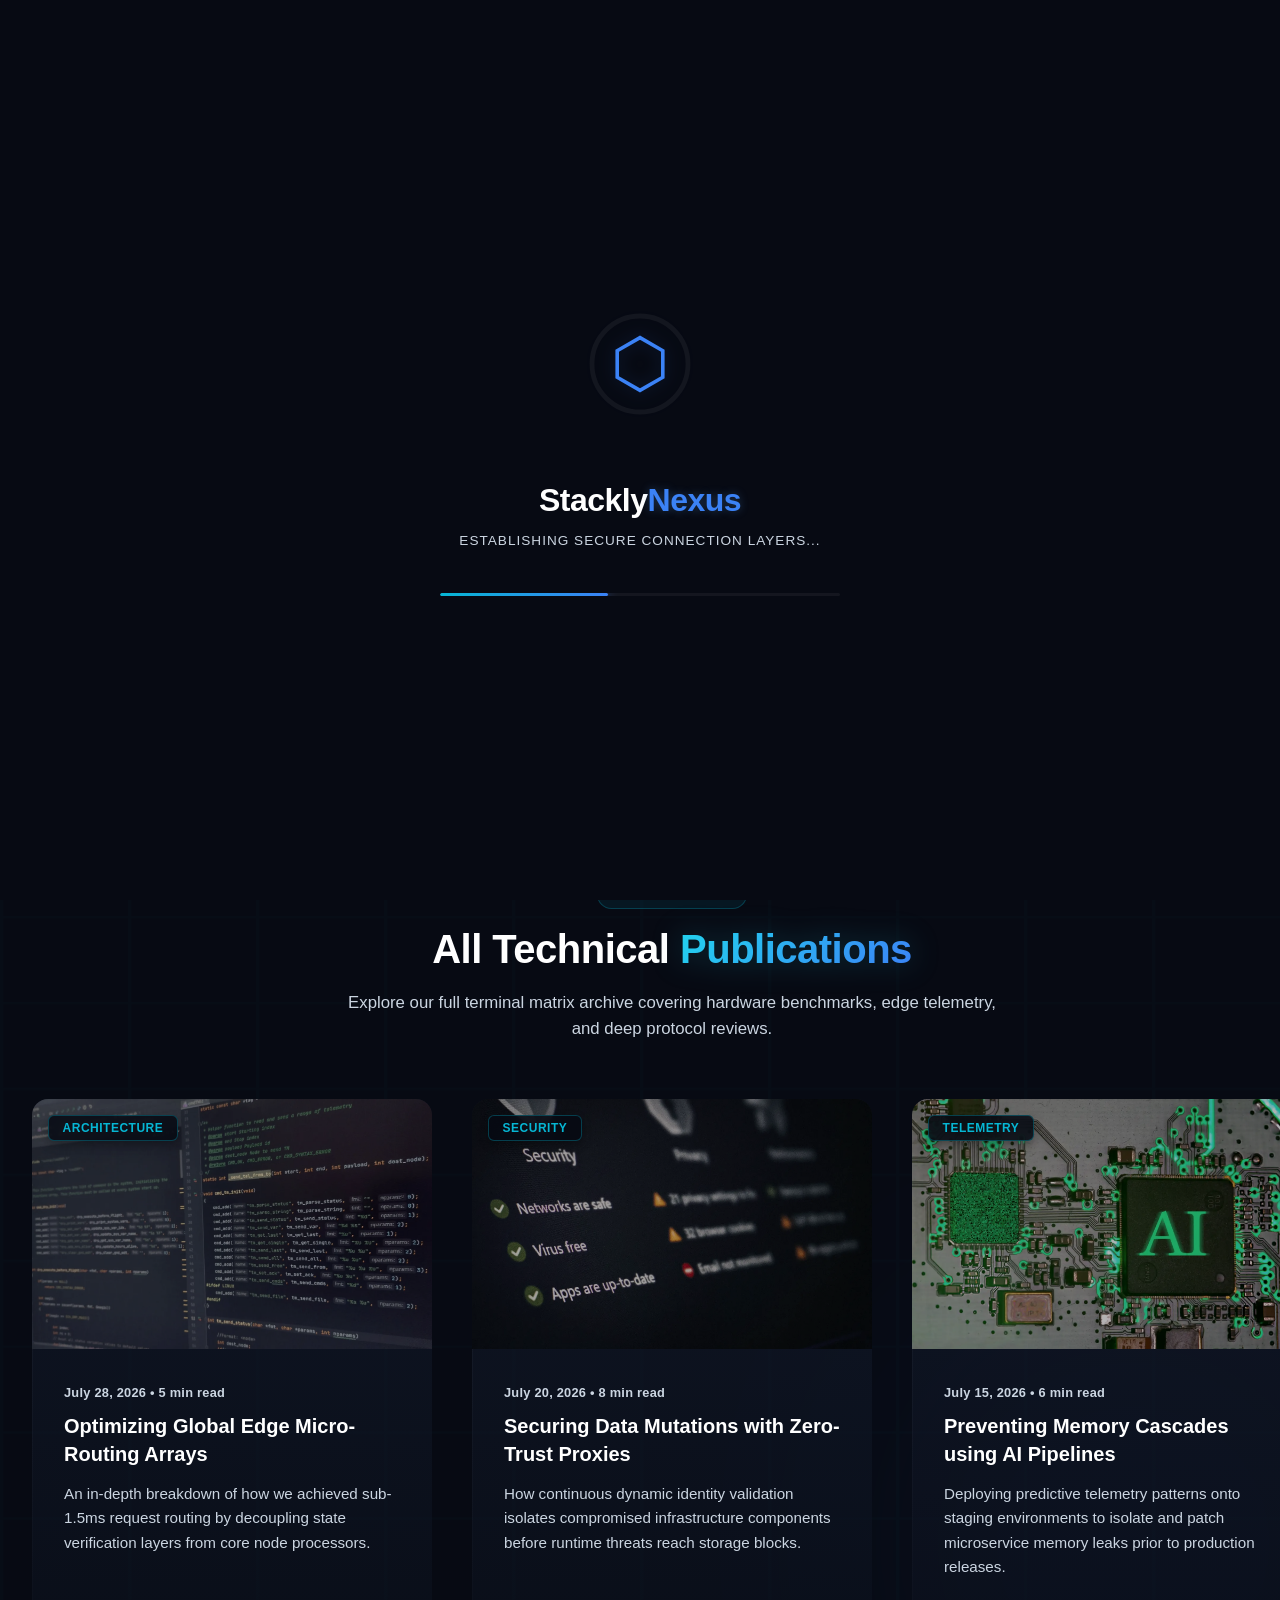
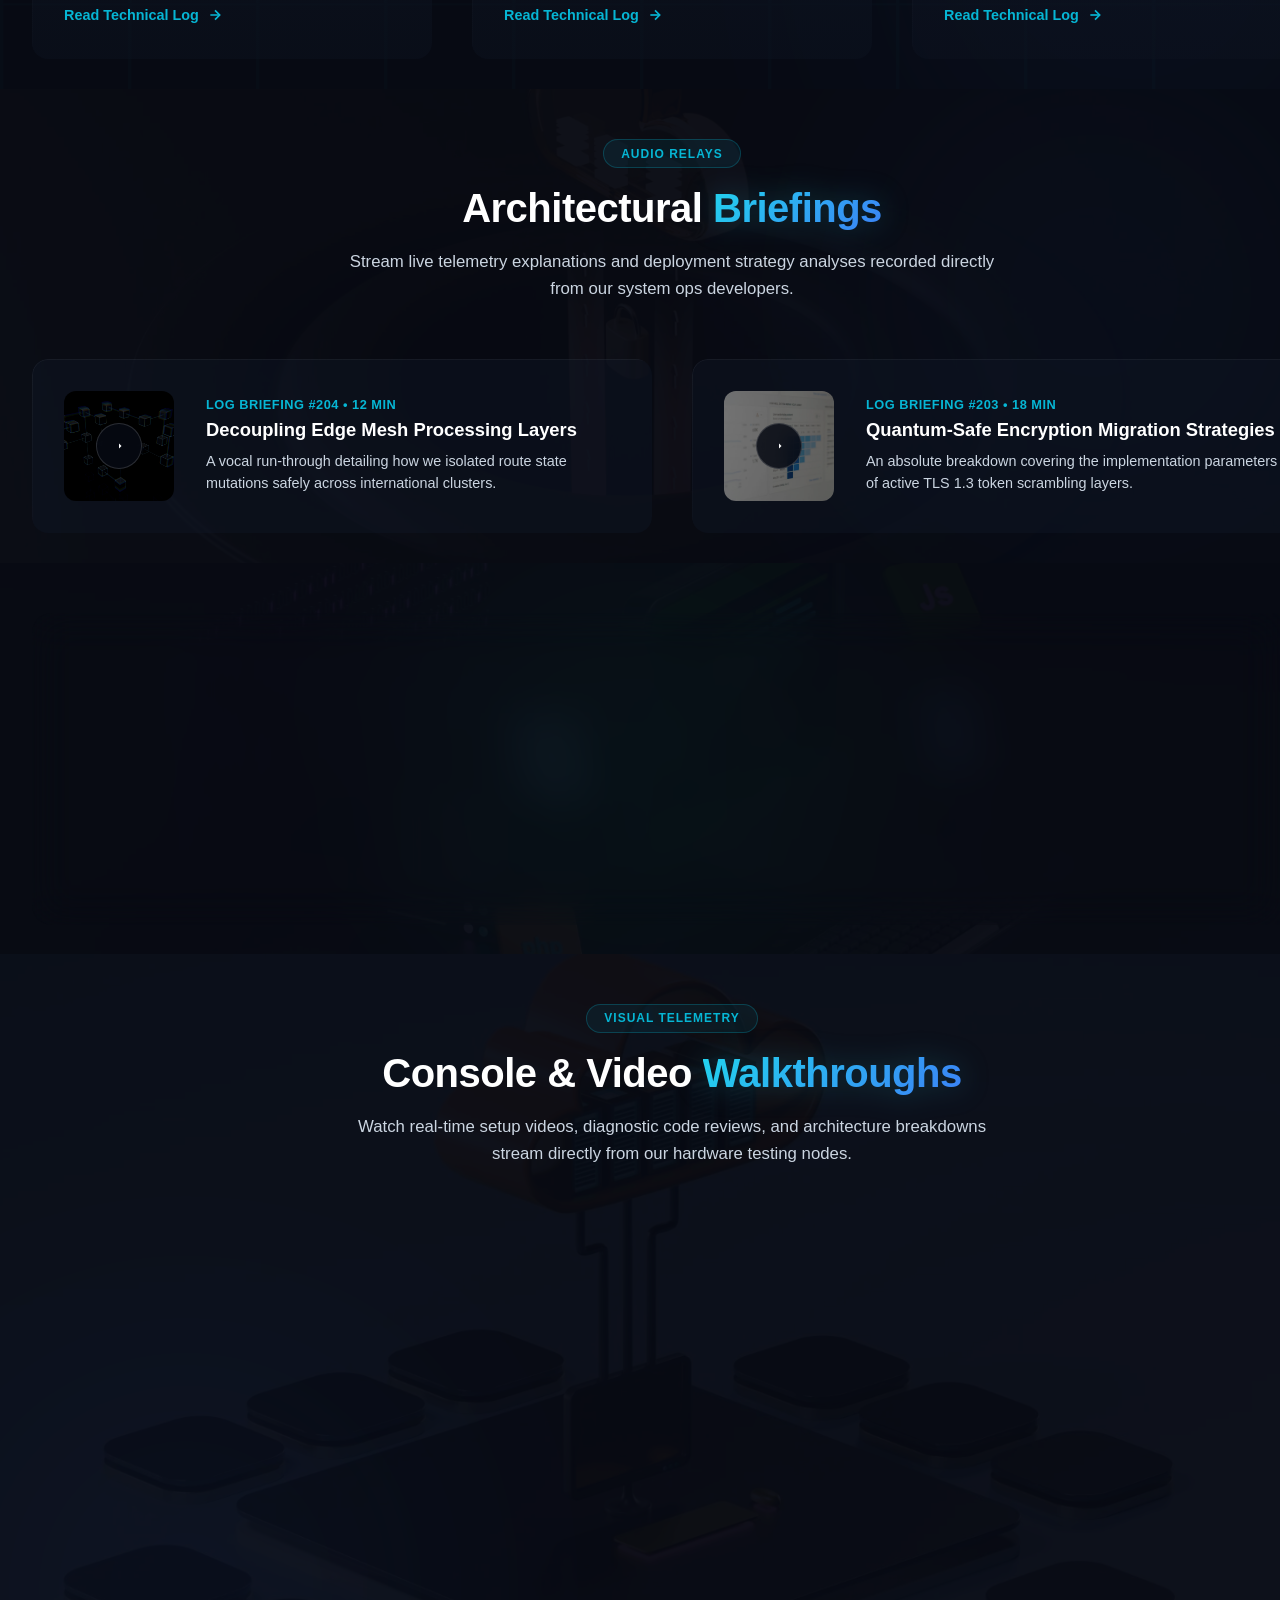
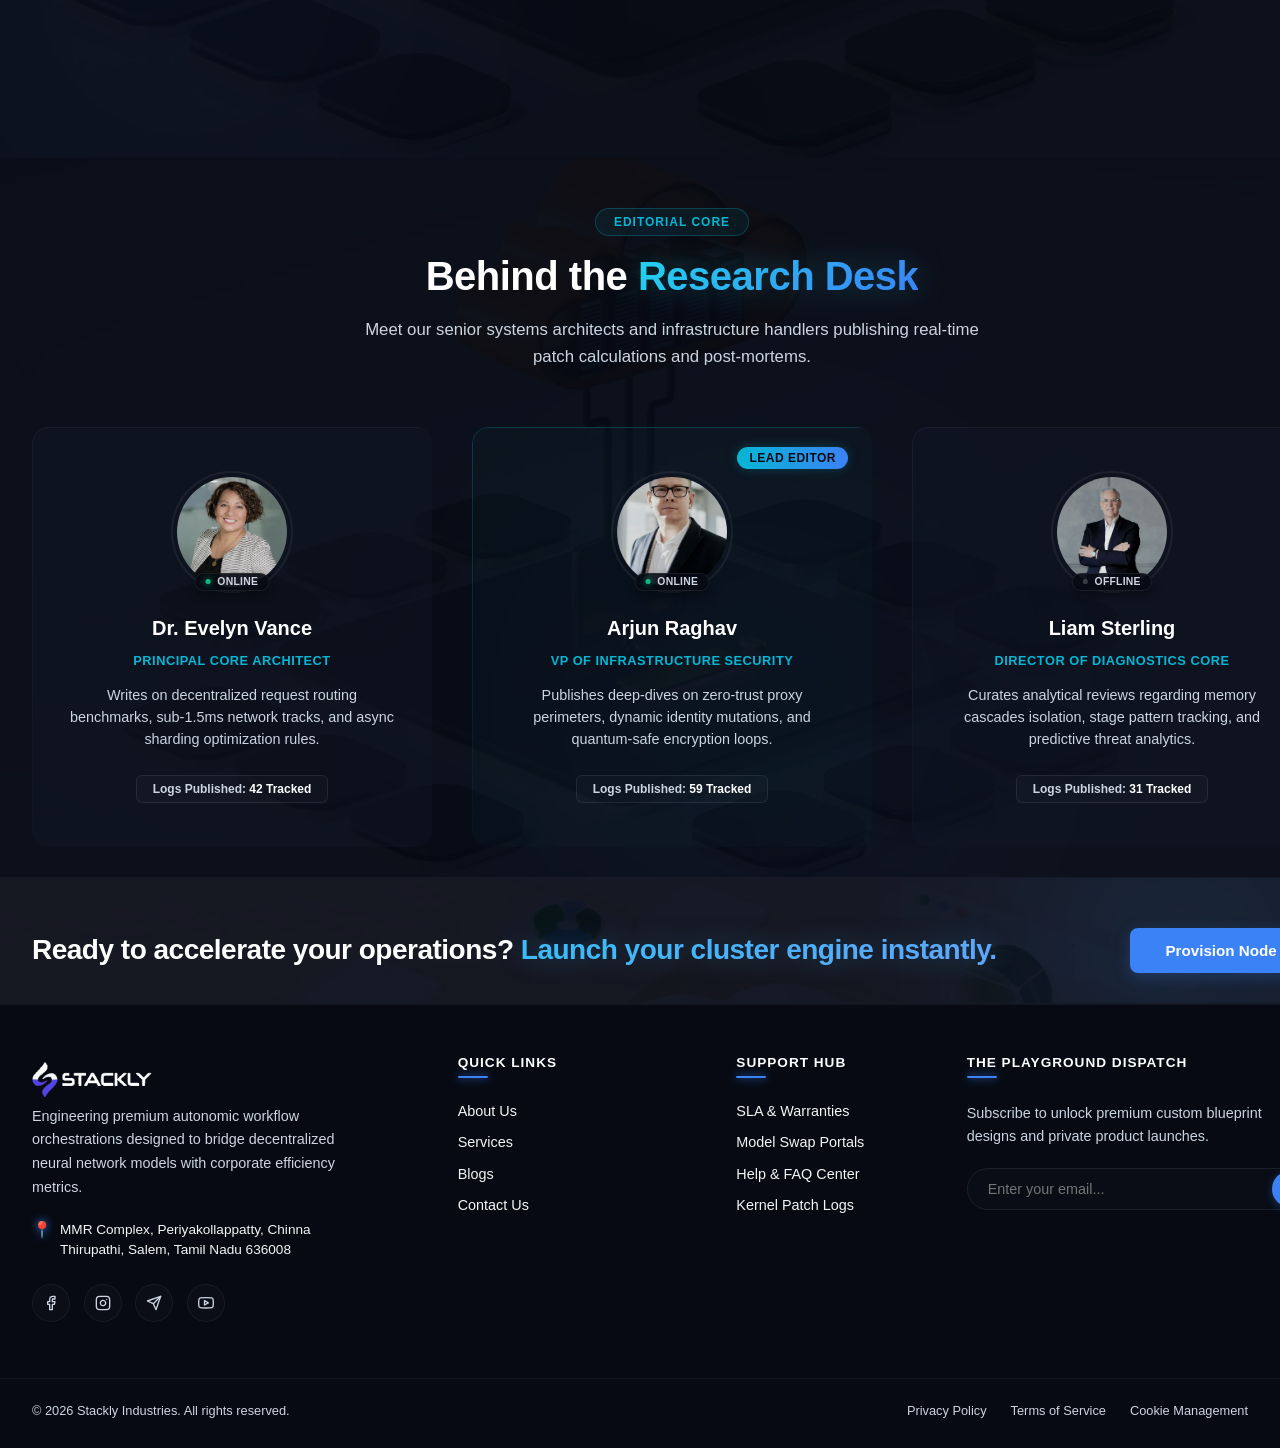
<file: blogs.html>
<!DOCTYPE html>
<html lang="en">
<head>
    <meta charset="UTF-8">
    <meta name="viewport" content="width=device-width, initial-scale=1.0">
    <title>Stackly // Next-Gen Software Solutions</title>
    <link rel="stylesheet" href="style.css">
</head>
<body>

    <!-- 🌟 MODERN PRELOADER OVERLAY -->
    <div id="preloader">
        <div class="preloader-content">
            <!-- Animated Vector Logo Matrix -->
            <div class="vector-logo-container">
                <svg class="glow-vector" viewBox="0 0 100 100" xmlns="http://w3.org">
                    <!-- Outer Ring Path -->
                    <circle class="ring-track" cx="50" cy="50" r="40" />
                    <circle class="ring-pulse" cx="50" cy="50" r="40" />
                    <!-- Inner Core Tech Node Vector -->
                    <polygon class="core-node" points="50,28 69,39 69,61 50,72 31,61 31,39" />
                </svg>
            </div>
            
            <!-- Branding Text Matrix -->
            <div class="loading-text-group">
                <h2 class="loading-brand">Stackly<span>Nexus</span></h2>
                <p class="loading-status">Initializing Core Modules...</p>
            </div>

            <!-- Sleek Linear Progress Track -->
            <div class="progress-bar-container">
                <div class="progress-fill"></div>
            </div>
        </div>
    </div>


   

   <script>
    document.addEventListener("DOMContentLoaded", () => {
    
    const preloader = document.getElementById("preloader");
    const progressFill = document.querySelector(".progress-fill");
    const appContent = document.getElementById("app-content");
    const statusText = document.querySelector(".loading-status");

    // Dynamic loading text states array
    const trackingPhrases = [
        "Initializing core modules...",
        "Establishing secure connection layers...",
        "Optimizing cloud pipeline paths...",
        "Rendering visualization grids..."
    ];

    let currentProgress = 0;
    let phraseIndex = 0;

    // 1. Loading Sequence Pipeline Simulation
    const preloaderInterval = setInterval(() => {
        // Increment loading metrics non-linearly for real-world simulation feel
        currentProgress += Math.floor(Math.random() * 12) + 4;
        
        if (currentProgress >= 100) {
            currentProgress = 100;
            clearInterval(preloaderInterval);
            terminatePreloader();
        }

        // Apply progressive width to CSS element
        progressFill.style.width = `${currentProgress}%`;

        // Cycle through dynamic feedback states contextually
        if (currentProgress > (phraseIndex + 1) * 25 && phraseIndex < trackingPhrases.length - 1) {
            phraseIndex++;
            statusText.innerText = trackingPhrases[phraseIndex];
        }
    }, 500);

    // 2. Clear preloader overlay smoothly out of user focus
    function terminatePreloader() {
        statusText.innerText = "Ready.";
        
        setTimeout(() => {
            // Apply layout exit shifts
            preloader.classList.add("preloader-hidden");
            
            // Bring primary layout container cleanly into vision
            if(appContent) {
                appContent.classList.remove("content-hidden");
                appContent.classList.add("content-visible");
            }
        }, 1000);
    }
});

   </script>

  <!-- 🌟 FIXED, CENTER-ALIGNED HEADER MODULE -->
<header class="navbar-fixed">
    <div class="nav-container">
        
        <!-- Brand Logo Unit (Clicking refreshes the active viewport window) -->
      <a href="javascript:void(0);" class="brand-logo" onclick="window.location.reload();" aria-label="StacklyNexus Home">
    <img src="./Assests/software icon.webp"
         alt="StacklyNexus Logo"
         class="logo-img">

  
</a>

        <!-- Responsive Mobile Drawer Toggle -->
        <button class="hamburger-trigger" aria-label="Toggle Navigation Menu" aria-expanded="false">
            <div class="hamburger-bar"></div>
            <div class="hamburger-bar"></div>
            <div class="hamburger-bar"></div>
        </button>

        <!-- Desktop and Mobile Menu Control Hub -->
        <nav class="nav-menu-wrapper">
            <ul class="nav-list">
                <li><a href="index.html" class="nav-item ">Home</a></li>
                <li><a href="about.html" class="nav-item ">About Us</a></li>
                <li><a href="services.html" class="nav-item ">Services</a></li>
                <li><a href="blogs.html" class="nav-item active">Blogs</a></li>
                <li><a href="contact.html" class="nav-item">Contact Us</a></li>
            </ul>
        </nav>

        <!-- Right Aligned Authentication Container -->
        <div class="nav-auth-panel">
            <a href="login.html" class="btn-auth">Login</a>
        </div>

    </div>
</header>




<script>
   document.addEventListener("DOMContentLoaded", () => {

    const hamburgerTrigger = document.querySelector(".hamburger-trigger");
    const navMenuWrapper = document.querySelector(".nav-menu-wrapper");
    const navLinks = document.querySelectorAll(".nav-item");
    const authPanel = document.querySelector(".nav-auth-panel");

    // 1. Mobile Drawer Toggle Control Mechanics
    const toggleMobileMenu = () => {
        const isOpen = navMenuWrapper.classList.toggle("drawer-open");
        hamburgerTrigger.classList.toggle("hamburger-active");
        hamburgerTrigger.setAttribute("aria-expanded", isOpen);
        
        if (isOpen) {
            // Append auth logic internally inside layout drawer on tiny viewports
            navMenuWrapper.appendChild(authPanel);
            document.body.style.overflow = "hidden"; // Freeze underlying scroll tracks
        } else {
            // Restore auth node cleanly back onto core grid setup track line
            document.querySelector(".nav-container").appendChild(authPanel);
            document.body.style.overflow = "";
        }
    };

    hamburgerTrigger.addEventListener("click", toggleMobileMenu);

    // 2. Click Navigation and Class State Refinement
    navLinks.forEach(item => {
        item.addEventListener("click", function() {
            // Clear prior active classes
            document.querySelector(".nav-item.active")?.classList.remove("active");
            
            // Apply fresh current active rule assignments
            this.classList.add("active");

            // Fast close drawer if screen size triggers a click action inside responsive layout viewports
            if (navMenuWrapper.classList.contains("drawer-open")) {
                toggleMobileMenu();
            }
        });
    });
});

</script>

<!-- 🌟 CYBERPUNK ICE & SAPPHIRE THEME HERO MODULE -->
<section id="blog-hero" class="bl-hero-frame">
    
    <!-- Deep Ambient Glow Layer Mapping -->
    <div class="bl-hero-bg-layer">
        <svg class="bl-hero-vector-grid" viewBox="0 0 100 100" preserveAspectRatio="none" xmlns="http://w3.org">
            <defs>
                <pattern id="bl-matrix" width="10" height="10" patternUnits="userSpaceOnUse">
                    <path d="M 10 0 L 0 0 0 10" fill="none" stroke="rgba(255,255,255,0.015)" stroke-width="0.5"/>
                </pattern>
            </defs>
            <rect width="100" height="100" fill="url(#bl-matrix)" />
        </svg>
        <div class="bl-hero-glow-orb tone-cyan"></div>
        <div class="bl-hero-glow-orb tone-sapphire"></div>
    </div>

    <div class="bl-hero-container">
        
        <!-- Left Side Column Text: Technical Journal Introduction -->
        <div class="bl-hero-text-block">
            <div class="bl-hero-badge">
                <span class="bl-pulse-dot"></span>
                <span>Active Research Stream</span>
            </div>
            
            <h1 class="bl-hero-main-title">
                The Engineering Logs <br>
                <span>& Telemetry Insights</span>
            </h1>
            
            <p class="bl-hero-subtitle-desc">
                Deep architectural updates, cryptographical post-mortems, and performance orchestration logs curated straight from our hardware core operations desk. Written by engineers, for engineers.
            </p>
            
            <!-- Interactive Category Tag Selector Track -->
           <div class="bl-cta-wrapper">
    <a href="404.html" class="bl-primary-cta">
        Explore Latest Articles
        <i class="fa-solid fa-arrow-right"></i>
    </a>
</div>
        </div>

        <!-- Right Side Column: Glassmorphic Trending Feature Board Box -->
        <div class="bl-hero-showcase-block">
            <div class="bl-showcase-backdrop-glow"></div>
            <div class="featured-card-wrapper">
                
                <!-- Main Article Background Image Frame -->
                <div class="featured-card-image">
                    <img src="./Assests/status analytics.webp" alt="High speed cloud routing telemetry dashboard preview chart" class="featured-main-img">
                    <span class="trending-badge">Hot Fix Log</span>
                </div>

                <!-- Floating Glass Metadata Overlays -->
                <div class="featured-glass-hud">
                    <div class="hud-meta-date">Featured Log • July 2026</div>
                    <h3 class="hud-post-title">Mitigating Core Multi-Tenant Thread Locks</h3>
                    <p class="hud-post-desc">An urgent post-mortem analysis detail mapping how we resolved Layer-3 execution memory leak stalls.</p>
                    <a href="404.html" class="hud-read-anchor">
                        <span>Read Post-Mortem</span>
                        <svg class="hud-arrow-vector" viewBox="0 0 24 24" fill="none" stroke="currentColor" stroke-width="2.5">
                            <line x1="5" y1="12" x2="19" y2="12"></line>
                            <polyline points="12 5 19 12 12 19"></polyline>
                        </svg>
                    </a>
                </div>

            </div>
        </div>

    </div>
</section>

<style>
    .bl-cta-wrapper{
    display:flex;
    justify-content:center;
    align-items:center;
    gap:1rem;
    margin:2rem 0;
    flex-wrap:wrap;
}

.bl-primary-cta{
    display:inline-flex;
    align-items:center;
    gap:.6rem;
    padding:14px 30px;
    background:#2563eb;
    color:#fff;
    text-decoration:none;
    border-radius:50px;
    font-weight:600;
    transition:.3s ease;
}

.bl-primary-cta:hover{
    background:#1d4ed8;
    transform:translateY(-3px);
}

.bl-secondary-cta{
    display:inline-flex;
    align-items:center;
    padding:14px 30px;
    border:2px solid #2563eb;
    color:#2563eb;
    text-decoration:none;
    border-radius:50px;
    font-weight:600;
    transition:.3s ease;
}

.bl-secondary-cta:hover{
    background:#2563eb;
    color:#fff;
}

.bl-blog-cta-card{
    max-width:700px;
    margin:2rem auto;
    padding:2.5rem;
    text-align:center;
    border-radius:20px;
    background:linear-gradient(135deg,#0f172a,#1e293b);
    color:#fff;
}

.bl-blog-cta-card h3{
    font-size:2rem;
    margin-bottom:.75rem;
}

.bl-blog-cta-card p{
    margin-bottom:1.5rem;
    color:#cbd5e1;
    line-height:1.6;
}
   /* 🌟 CYBERPUNK PALETTE VARIABLE ENGINE SETUP */
:root {
    --bg-main: #070a13;
    --bg-surface: #111726;
    --text-main: #ffffff;
    --text-muted: #cbd5e1;
    --primary: #06b6d4;      /* Icy Cyan Glow Focus */
    --accent: #3b82f6;       /* Sapphire Blue */
    --success: #10b981;      /* Crisp Emerald */
    --border: rgba(255, 255, 255, 0.08);
}

.bl-hero-frame {
    position: relative;
    width: 100%;
    min-height: 75vh;
    display: flex;
    align-items: center;
    /* Strict Layout Constraints requested: 50px Top, 30px Bottom */
    padding: 50px 0 30px 0;
    background-color: var(--bg-main);
    overflow: hidden;
}

/* Background Canvas Graphics Logic */
.bl-hero-bg-layer {
    position: absolute;
    top: 0;
    left: 0;
    width: 100%;
    height: 100%;
    z-index: 1;
    pointer-events: none;
}

.bl-hero-vector-grid {
    width: 100%;
    height: 100%;
}

/* Ambient Radial Blur Patches Layer mapping */
.bl-hero-glow-orb {
    position: absolute;
    border-radius: 50%;
    filter: blur(140px);
    opacity: 0.15;
    mix-blend-mode: screen;
}

.tone-cyan {
    top: -15%;
    right: 15%;
    width: 500px;
    height: 500px;
    background: radial-gradient(circle, var(--primary) 0%, transparent 70%);
}

.tone-sapphire {
    bottom: -10%;
    left: 5%;
    width: 450px;
    height: 450px;
    background: radial-gradient(circle, var(--accent) 0%, transparent 70%);
}

/* 2-Column Responsive Layout Tracking Setup Grid */
.bl-hero-container {
    max-width: 1400px;
    width: 100%;
    margin: 0 auto;
    padding: 0 2rem;
    display: grid;
    grid-template-columns: 1.1fr 0.9fr;
    gap: 5rem;
    align-items: center;
    position: relative;
    z-index: 5;
}

/* Left Side Column Elements Styling */
.bl-hero-text-block {
    display: flex;
    flex-direction: column;
    align-items: flex-start;
}

.bl-hero-badge {
    display: inline-flex;
    align-items: center;
    gap: 0.6rem;
    background-color: rgba(6, 182, 212, 0.08);
    border: 1px solid rgba(6, 182, 212, 0.25);
    padding: 0.45rem 1.1rem;
    border-radius: 100px;
    font-size: 0.8rem;
    font-weight: 700;
    color: var(--primary);
    letter-spacing: 0.5px;
    text-transform: uppercase;
    margin-bottom: 1.5rem;
    box-shadow: 0 0 15px rgba(6, 182, 212, 0.1);
}

.bl-pulse-dot {
    width: 6px;
    height: 6px;
    background-color: var(--primary);
    border-radius: 50%;
    box-shadow: 0 0 8px var(--primary);
    animation: blBeaconPulse 1.5s infinite alternate;
}

.bl-hero-main-title {
    font-size: 3.75rem;
    font-weight: 800;
    line-height: 1.15;
    letter-spacing: -1.25px;
    color: var(--text-main);
    margin: 0 0 1.5rem 0;
}

/* Icy Cyan to Sapphire Gradient Text Block */
.bl-hero-main-title span {
    background: linear-gradient(135deg, #22d3ee 0%, #3b82f6 50%, #c084fc 100%);
    -webkit-background-clip: text;
    -webkit-text-fill-color: transparent;
    filter: drop-shadow(0 0 20px rgba(34, 211, 238, 0.2));
}

.bl-hero-subtitle-desc {
    font-size: 1.1rem;
    line-height: 1.65;
    color: var(--text-muted);
    max-width: 620px;
    margin: 0 0 2.5rem 0;
}

/* Horizontal Chip Tracks */
.bl-category-chips {
    display: flex;
    gap: 0.85rem;
    flex-wrap: wrap;
}

.chip-node {
    display: inline-block;
    padding: 0.5rem 1.35rem;
    background-color: rgba(255, 255, 255, 0.02);
    border: 1px solid var(--border);
    color: var(--text-muted);
    text-decoration: none;
    font-size: 0.85rem;
    font-weight: 600;
    border-radius: 100px;
    transition: all 0.3s ease;
}

.chip-node.active-chip {
    background-color: var(--primary);
    border-color: var(--primary);
    color: var(--bg-main);
    box-shadow: 0 4px 15px rgba(6, 182, 212, 0.35);
}

/* Right Side Column Featured Previews Hull */
.bl-hero-showcase-block {
    position: relative;
    width: 100%;
    display: flex;
    justify-content: center;
    align-items: center;
}

.bl-showcase-backdrop-glow {
    position: absolute;
    width: 85%;
    height: 85%;
    background: radial-gradient(circle, rgba(6, 182, 212, 0.15) 0%, transparent 65%);
    z-index: 1;
    pointer-events: none;
}

.featured-card-wrapper {
    position: relative;
    width: 100%;
    max-width: 460px;
    border-radius: 16px;
    overflow: hidden;
    z-index: 2;
    background-color: var(--bg-surface);
    box-shadow: 0 20px 40px rgba(0, 0, 0, 0.4);
    animation: blFloatingOscillation 6s ease-in-out infinite;
    display: flex;
    flex-direction: column;
}

/* Emulates high contrast modern layout lines */
.featured-card-wrapper::before {
    content: '';
    position: absolute;
    top: 0;
    left: 0;
    width: 100%;
    height: 100%;
    border-radius: 16px;
    padding: 1px;
    background: linear-gradient(180deg, rgba(255, 255, 255, 0.08) 0%, rgba(255, 255, 255, 0.01) 100%);
    -webkit-mask: linear-gradient(#fff 0 0) content-box, linear-gradient(#fff 0 0);
    -webkit-mask-composite: xor;
    mask-composite: exclude;
    pointer-events: none;
    transition: background 0.4s ease;
}

.featured-card-image {
    width: 100%;
    aspect-ratio: 16 / 10;
    position: relative;
    overflow: hidden;
    background-color: #0b0f19;
}

.featured-main-img {
    width: 100%;
    height: 100%;
    object-fit: cover;
    filter: brightness(0.7) contrast(1.1);
    transition: transform 0.6s cubic-bezier(0.16, 1, 0.3, 1), filter 0.6s ease;
}

/* Crisp Emerald Hot Fix Tag */
.trending-badge {
    position: absolute;
    top: 1rem;
    left: 1rem;
    background: linear-gradient(90deg, #10b981, #059669);
    color: #ffffff;
    font-size: 0.75rem;
    font-weight: 700;
    padding: 0.3rem 0.85rem;
    border-radius: 6px;
    text-transform: uppercase;
    letter-spacing: 0.5px;
    box-shadow: 0 4px 12px rgba(16, 185, 129, 0.35);
}

/* Glass Content Panel Box Overlay */
.featured-glass-hud {
    padding: 2rem;
    background: linear-gradient(180deg, rgba(17, 23, 38, 0.9) 0%, rgba(7, 10, 19, 0.7) 100%);
    backdrop-filter: blur(12px);
    -webkit-backdrop-filter: blur(12px);
    border-top: 1px solid var(--border);
}

.hud-meta-date {
    font-size: 0.8rem;
    color: var(--text-muted);
    font-weight: 600;
    margin-bottom: 0.5rem;
}

.hud-post-title {
    font-size: 1.35rem;
    font-weight: 700;
    color: var(--text-main);
    line-height: 1.35;
    margin: 0 0 0.75rem 0;
    transition: color 0.3s ease;
}

.hud-post-desc {
    font-size: 0.9rem;
    color: var(--text-muted);
    line-height: 1.55;
    margin: 0 0 1.5rem 0;
}

.hud-read-anchor {
    display: inline-flex;
    align-items: center;
    gap: 0.5rem;
    text-decoration: none;
    color: var(--primary);
    font-size: 0.9rem;
    font-weight: 600;
    transition: color 0.3s ease;
}

.hud-arrow-vector {
    width: 16px;
    height: 16px;
    transition: transform 0.3s cubic-bezier(0.16, 1, 0.3, 1);
}

/* 🌟 DYNAMIC GLOW AND INTERACTIVE HOVER ACTIONS OVERLAYS */
.chip-node:not(.active-chip):hover {
    color: #ffffff;
    border-color: rgba(6, 182, 212, 0.4);
    background-color: rgba(6, 182, 212, 0.04);
    box-shadow: 0 0 10px rgba(6, 182, 212, 0.1);
}

.featured-card-wrapper:hover {
    box-shadow: 0 25px 50px rgba(0, 0, 0, 0.45), 0 0 35px rgba(6, 182, 212, 0.15);
}

.featured-card-wrapper:hover::before {
    background: linear-gradient(135deg, #22d3ee 0%, #3b82f6 100%);
}

.featured-card-wrapper:hover .featured-main-img {
    transform: scale(1.03);
    filter: brightness(0.85) contrast(1.15);
}

.featured-card-wrapper:hover .hud-post-title {
    color: var(--primary);
    text-shadow: 0 0 8px rgba(6, 182, 212, 0.2);
}

.featured-card-wrapper:hover .hud-read-anchor {
    color: #ffffff;
    text-shadow: 0 0 8px rgba(255, 255, 255, 0.2);
}

.featured-card-wrapper:hover .hud-arrow-vector {
    transform: translateX(4px);
}

/* 🌀 KEYFRAME TRANSFORMATION LOOP BEACONS */
@keyframes blBeaconPulse {
    0% { transform: scale(0.9); opacity: 0.6; }
    100% { transform: scale(1.25); opacity: 1; filter: drop-shadow(0 0 6px var(--primary)); }
}

@keyframes blFloatingOscillation {
    0% { transform: translateY(0px); }
    50% { transform: translateY(-10px); }
    100% { transform: translateY(0px); }
}

/* 📱 ADAPTIVE MOBILE LAYOUT OVERRIDES */
@media (max-width: 1024px) {
    .bl-hero-main-title { font-size: 3rem; }
    .bl-hero-container { gap: 2.5rem; }
}

@media (max-width: 900px) {
    .bl-hero-container {
        grid-template-columns: 1fr; /* Stacks column profiles vertically on single rows */
        text-align: center;
        gap: 4rem;
    }
    .bl-hero-text-block { align-items: center; }
    .bl-category-chips { justify-content: center; }
}

@media (max-width: 480px) {
    .bl-hero-main-title { font-size: 2.25rem; }
    .featured-glass-hud { padding: 1.5rem; }
    .hud-post-title { font-size: 1.2rem; }
}

</style>

<script>
    document.addEventListener("DOMContentLoaded", () => {
    
    // 🌟 Entrance Alpha Fade Integration for Blog Hero Section Elements
    const blHeroTextHub = document.querySelector(".bl-hero-text-block");
    const blHeroCardHub = document.querySelector(".bl-hero-showcase-block");

    if (blHeroTextHub && blHeroCardHub) {
        // Set up safe initialization parameters
        blHeroTextHub.style.opacity = "0";
        blHeroTextHub.style.transform = "translateY(15px)";
        blHeroTextHub.style.transition = "opacity 0.75s ease, transform 0.75s ease";

        blHeroCardHub.style.opacity = "0";
        blHeroCardHub.style.transform = "translateY(20px)";
        blHeroCardHub.style.transition = "opacity 0.75s ease, transform 0.75s ease";

        // Trigger animations quickly on loading updates
        setTimeout(() => {
            blHeroTextHub.style.opacity = "1";
            blHeroTextHub.style.transform = "translateY(0)";
            
            blHeroCardHub.style.opacity = "1";
            blHeroCardHub.style.transform = "translateY(0)";
        }, 200);
    }
});

</script>

<!-- 🌟 CYBERPUNK ICE & SAPPHIRE BLOG GRID COMPONENT -->
<section id="blog-grid" class="bl-grid-frame">
    
    <!-- Background Canvas Texture Layer Mapping -->
    <div class="bl-grid-bg-layer">
        <svg class="bl-grid-vector-mesh" viewBox="0 0 100 100" preserveAspectRatio="none" xmlns="http://w3.org">
            <defs>
                <pattern id="grid-pattern" width="10" height="10" patternUnits="userSpaceOnUse">
                    <path d="M 10 0 L 0 0 0 10" fill="none" stroke="rgba(6, 182, 212, 0.015)" stroke-width="0.5"/>
                </pattern>
            </defs>
            <rect width="100" height="100" fill="url(#grid-pattern)" />
        </svg>
        <div class="bl-grid-glow-orb sapphire-blur-orb"></div>
    </div>

    <div class="bl-grid-container">
        
        <!-- 🌟 ADDED SECTION HEADER TITLE BLOCK -->
        <div class="bl-section-header">
            <span class="bl-section-badge">Archived Logs</span>
            <h2 class="bl-section-title">All Technical <span>Publications</span></h2>
            <p class="bl-section-desc">Explore our full terminal matrix archive covering hardware benchmarks, edge telemetry, and deep protocol reviews.</p>
        </div>

        <!-- 3-Column Responsive Grid System for Article Nodes -->
        <div class="bl-article-track">
            
            <!-- Article Card 01: Core Architecture -->
            <article class="bl-matrix-card">
                <div class="bl-card-image">
                    <img src="./Assests/micro service.webp" alt="Distributed cloud processing data infrastructure illustration" class="bl-main-img">
                    <span class="bl-category-tag">Architecture</span>
                </div>
                <div class="bl-card-content">
                    <div class="bl-meta-row">July 28, 2026 • 5 min read</div>
                    <h3 class="bl-post-title">Optimizing Global Edge Micro-Routing Arrays</h3>
                    <p class="bl-post-desc">An in-depth breakdown of how we achieved sub-1.5ms request routing by decoupling state verification layers from core node processors.</p>
                    <a href="404.html" class="bl-read-link">
                        <span>Read Technical Log</span>
                        <svg class="bl-arrow-vector" viewBox="0 0 24 24" fill="none" stroke="currentColor" stroke-width="2.5"><line x1="5" y1="12" x2="19" y2="12"></line><polyline points="12 5 19 12 12 19"></polyline></svg>
                    </a>
                </div>
            </article>

            <!-- Article Card 02: Zero-Trust Security -->
            <article class="bl-matrix-card">
                <div class="bl-card-image">
                    <img src="./Assests/cyptography shield.webp" alt="Zero-trust proxy cryptography verification hub graph" class="bl-main-img">
                    <span class="bl-category-tag">Security</span>
                </div>
                <div class="bl-card-content">
                    <div class="bl-meta-row">July 20, 2026 • 8 min read</div>
                    <h3 class="bl-post-title">Securing Data Mutations with Zero-Trust Proxies</h3>
                    <p class="bl-post-desc">How continuous dynamic identity validation isolates compromised infrastructure components before runtime threats reach storage blocks.</p>
                    <a href="404.html" class="bl-read-link">
                        <span>Read Technical Log</span>
                        <svg class="bl-arrow-vector" viewBox="0 0 24 24" fill="none" stroke="currentColor" stroke-width="2.5"><line x1="5" y1="12" x2="19" y2="12"></line><polyline points="12 5 19 12 12 19"></polyline></svg>
                    </a>
                </div>
            </article>

            <!-- Article Card 03: Telemetry Orchestration -->
            <article class="bl-matrix-card">
                <div class="bl-card-image">
                    <img src="./Assests/AI engine.webp" alt="AI engine prediction telemetry tracking console grid" class="bl-main-img">
                    <span class="bl-category-tag">Telemetry</span>
                </div>
                <div class="bl-card-content">
                    <div class="bl-meta-row">July 15, 2026 • 6 min read</div>
                    <h3 class="bl-post-title">Preventing Memory Cascades using AI Pipelines</h3>
                    <p class="bl-post-desc">Deploying predictive telemetry patterns onto staging environments to isolate and patch microservice memory leaks prior to production releases.</p>
                    <a href="404.html" class="bl-read-link">
                        <span>Read Technical Log</span>
                        <svg class="bl-arrow-vector" viewBox="0 0 24 24" fill="none" stroke="currentColor" stroke-width="2.5"><line x1="5" y1="12" x2="19" y2="12"></line><polyline points="12 5 19 12 12 19"></polyline></svg>
                    </a>
                </div>
            </article>

        </div>
    </div>
</section>


<style>
  /* 🌟 CYBERPUNK ICE BLOG GRID TRACK STYLES */
.bl-grid-frame {
    position: relative;
    width: 100%;
    /* Strict Layout Constraints requested: 50px Top, 30px Bottom */
    padding: 50px 0 30px 0;
    background-color: var(--bg-main);
    overflow: hidden;
}

.bl-grid-bg-layer {
    position: absolute;
    top: 0;
    left: 0;
    width: 100%;
    height: 100%;
    z-index: 1;
    pointer-events: none;
}

.bl-grid-vector-mesh {
    width: 100%;
    height: 100%;
}

.bl-grid-glow-orb {
    position: absolute;
    border-radius: 50%;
    filter: blur(140px);
    opacity: 0.12;
    width: 550px;
    height: 550px;
}

.sapphire-blur-orb {
    bottom: -15%;
    right: -10%;
    background: radial-gradient(circle, var(--accent) 0%, transparent 70%);
}

.bl-grid-container {
    max-width: 1400px;
    width: 100%;
    margin: 0 auto;
    padding: 0 2rem;
    position: relative;
    z-index: 5;
}

/* 🌟 CENTERED SECTION HEADER BLOCK TYPOGRAPHY */
.bl-section-header {
    text-align: center;
    max-width: 650px;
    margin: 0 auto 3.5rem auto;
}

.bl-section-badge {
    display: inline-block;
    background-color: rgba(6, 182, 212, 0.08);
    border: 1px solid rgba(6, 182, 212, 0.25);
    color: var(--primary);
    padding: 0.4rem 1.1rem;
    font-size: 0.75rem;
    font-weight: 700;
    text-transform: uppercase;
    letter-spacing: 1px;
    border-radius: 100px;
    margin-bottom: 1rem;
}

.bl-section-title {
    font-size: 2.5rem;
    font-weight: 800;
    line-height: 1.2;
    color: var(--text-main);
    margin: 0 0 1rem 0;
    letter-spacing: -0.5px;
}

.bl-section-title span {
    background: linear-gradient(135deg, #22d3ee 0%, #3b82f6 100%);
    -webkit-background-clip: text;
    -webkit-text-fill-color: transparent;
    filter: drop-shadow(0 0 15px rgba(34, 211, 238, 0.25));
}

.bl-section-desc {
    font-size: 1.05rem;
    color: var(--text-muted);
    line-height: 1.6;
}

.bl-article-track {
    display: grid;
    grid-template-columns: repeat(auto-fit, minmax(320px, 1fr));
    gap: 2.5rem;
    width: 100%;
}

/* High-Tech Article Node Container Box */
.bl-matrix-card {
    position: relative;
    border-radius: 16px;
    background-color: rgba(17, 23, 38, 0.4);
    overflow: hidden;
    transition: transform 0.4s cubic-bezier(0.16, 1, 0.3, 1), background-color 0.4s ease, box-shadow 0.4s ease;
    z-index: 2;
    display: flex;
    flex-direction: column;
}

.bl-matrix-card::before {
    content: '';
    position: absolute;
    top: 0;
    left: 0;
    width: 100%;
    height: 100%;
    border-radius: 16px;
    padding: 1px;
    background: linear-gradient(180deg, rgba(255, 255, 255, 0.05) 0%, rgba(255, 255, 255, 0.01) 100%);
    -webkit-mask: linear-gradient(#fff 0 0) content-box, linear-gradient(#fff 0 0);
    -webkit-mask-composite: xor;
    mask-composite: exclude;
    pointer-events: none;
    transition: background 0.4s ease;
}

.bl-card-image {
    width: 100%;
    aspect-ratio: 16 / 10;
    position: relative;
    overflow: hidden;
    background-color: #0b0f19;
}

.bl-main-img {
    width: 100%;
    height: 100%;
    object-fit: cover;
    filter: grayscale(25%) brightness(0.7) contrast(1.05);
    transition: transform 0.5s ease, filter 0.5s ease;
}

.bl-category-tag {
    position: absolute;
    top: 1rem;
    left: 1rem;
    background-color: rgba(7, 10, 19, 0.85);
    backdrop-filter: blur(8px);
    -webkit-backdrop-filter: blur(8px);
    border: 1px solid rgba(6, 182, 212, 0.3);
    color: var(--primary);
    padding: 0.3rem 0.85rem;
    font-size: 0.75rem;
    font-weight: 700;
    border-radius: 6px;
    letter-spacing: 0.5px;
    text-transform: uppercase;
    box-shadow: 0 4px 10px rgba(0, 0, 0, 0.3);
}

.bl-card-content {
    padding: 2.25rem 2rem;
    display: flex;
    flex-direction: column;
    flex-grow: 1;
    background: linear-gradient(180deg, rgba(17, 23, 38, 0.4) 0%, rgba(7, 10, 19, 0.2) 100%);
}

.bl-meta-row {
    font-size: 0.8rem;
    color: var(--text-muted);
    font-weight: 600;
    margin-bottom: 0.75rem;
    letter-spacing: 0.25px;
}

.bl-post-title {
    font-size: 1.25rem;
    font-weight: 700;
    color: var(--text-main);
    line-height: 1.4;
    margin: 0 0 0.85rem 0;
    transition: color 0.3s ease;
}

.bl-post-desc {
    font-size: 0.95rem;
    color: var(--text-muted);
    line-height: 1.6;
    margin: 0 0 1.75rem 0;
    flex-grow: 1;
}

.bl-read-link {
    display: inline-flex;
    align-items: center;
    gap: 0.5rem;
    text-decoration: none;
    color: var(--primary);
    font-size: 0.9rem;
    font-weight: 600;
    transition: color 0.3s ease;
}

.bl-arrow-vector {
    width: 16px;
    height: 16px;
    transition: transform 0.3s cubic-bezier(0.16, 1, 0.3, 1);
}

/* 🌟 DYNAMIC HOVER GLOW INTERACTION ACTIONS */
.bl-matrix-card:hover {
    transform: translateY(-5px);
    background-color: rgba(17, 23, 38, 0.75);
    box-shadow: 0 20px 40px rgba(0, 0, 0, 0.4), 0 0 30px rgba(6, 182, 212, 0.1);
}

.bl-matrix-card:hover::before { border: none; background: linear-gradient(135deg, var(--primary) 0%, var(--accent) 100%); }
.bl-matrix-card:hover .bl-main-img { transform: scale(1.04); filter: grayscale(0%) brightness(0.9) contrast(1.1); }
.bl-matrix-card:hover .bl-post-title { color: var(--primary); text-shadow: 0 0 10px rgba(6, 182, 212, 0.2); }
.bl-matrix-card:hover .bl-read-link { color: #ffffff; text-shadow: 0 0 8px rgba(255, 255, 255, 0.2); }
.bl-matrix-card:hover .bl-arrow-vector { transform: translateX(5px); }

/* 📱 ADAPTIVE RESPONSIVE MEDIA BREAKPOINTS */
@media (max-width: 768px) {
    .bl-section-title { font-size: 2rem; }
    .bl-article-track { grid-template-columns: 1fr; }
    .bl-card-content { padding: 1.75rem 1.5rem; }
}

/* ==========================================
   BLOG GRID RESPONSIVE ADD-ON
========================================== */

/* Large Tablet */
@media (max-width:1024px){

    .bl-grid-frame{
        padding:50px 0;
    }

    .bl-grid-container{
        padding:0 24px;
    }

    .bl-section-header{
        margin-bottom:3rem;
    }

    .bl-section-title{
        font-size:2.2rem;
        line-height:1.3;
    }

    .bl-section-desc{
        max-width:700px;
        margin:0 auto;
    }

    .bl-article-track{
        grid-template-columns:repeat(2,1fr);
        gap:24px;
    }

    .bl-card-content{
        padding:1.8rem;
    }

}


/* Tablet */
@media (max-width:768px){

    .bl-grid-frame{
        padding:45px 0;
    }

    .bl-grid-container{
        padding:0 20px;
    }

    .bl-section-header{
        max-width:100%;
        margin-bottom:2.5rem;
    }

    .bl-section-title{
        font-size:1.9rem;
        line-height:1.35;
        word-break:break-word;
    }

    .bl-section-desc{
        font-size:.95rem;
        line-height:1.8;
    }

    .bl-article-track{
        grid-template-columns:1fr;
        gap:24px;
    }

    .bl-card-content{
        padding:1.5rem;
    }

    .bl-post-title{
        font-size:1.15rem;
    }

    .bl-post-desc{
        font-size:.92rem;
    }

}


/* Mobile */
@media (max-width:576px){

    .bl-grid-container{
        padding:0 16px;
    }

    .bl-section-badge{
        font-size:.68rem;
        padding:6px 14px;
    }

    .bl-section-title{
        font-size:1.55rem;
        line-height:1.4;
    }

    .bl-section-desc{
        font-size:.9rem;
    }

    .bl-matrix-card{
        border-radius:14px;
    }

    .bl-card-image{
        aspect-ratio:16/11;
    }

    .bl-category-tag{
        top:12px;
        left:12px;
        font-size:.68rem;
        padding:5px 10px;
    }

    .bl-card-content{
        padding:20px 18px;
    }

    .bl-meta-row{
        font-size:.72rem;
    }

    .bl-post-title{
        font-size:1.05rem;
        line-height:1.5;
    }

    .bl-post-desc{
        font-size:.88rem;
        line-height:1.7;
        margin-bottom:1.4rem;
    }

    .bl-read-link{
        width:100%;
        justify-content:center;
        padding:12px 16px;
        border:1px solid rgba(34,211,238,.18);
        border-radius:8px;
    }

}


/* Small Mobile */
@media (max-width:400px){

    .bl-grid-container{
        padding:0 14px;
    }

    .bl-section-title{
        font-size:0.95rem;
    }

    .bl-card-content{
        padding:18px 16px;
    }

    .bl-post-title{
        font-size:1rem;
    }

    .bl-post-desc{
        font-size:.85rem;
    }

    .bl-read-link{
        font-size:.85rem;
    }

}
</style>

<script>
    document.addEventListener("DOMContentLoaded", () => {
    
    // 🌟 Scroll Entrance Animation Logic for Blog Cards
    const timelineBlogCards = document.querySelectorAll(".bl-matrix-card");
    
    timelineBlogCards.forEach((card, pos) => {
        card.style.opacity = "0";
        card.style.transform = "translateY(20px)";
        card.style.transition = "opacity 0.6s cubic-bezier(0.16, 1, 0.3, 1), transform 0.6s cubic-bezier(0.16, 1, 0.3, 1), background-color 0.4s ease, box-shadow 0.4s ease";
        card.style.transitionDelay = `${pos * 100}ms`; // Incremental reveal timing delays
    });

    const blogGridObserver = new IntersectionObserver((entries) => {
        entries.forEach(entry => {
            if (entry.isIntersecting) {
                entry.target.style.opacity = "1";
                entry.target.style.transform = "translateY(0)";
                blogGridObserver.unobserve(entry.target);
            }
        });
    }, {
        threshold: 0.1,
        rootMargin: "0px 0px -20px 0px"
    });

    timelineBlogCards.forEach(card => blogGridObserver.observe(card));
});

</script>


<!-- 🌟 HIGH-TECH AUDIO BRIEFINGS & PODCAST HUB -->
<section id="blog-podcasts" class="bl-audio-frame">
    
    <!-- Background Canvas Texture Layer Mapping -->
    <div class="bl-audio-bg-layer">
        <img src="./Assests/cloud framework.webp" alt="Cyber network routing topography canvas mesh" class="bl-audio-mesh-img">
        <div class="bl-audio-ambient-glow sapphire-glow-orb"></div>
    </div>

    <div class="bl-audio-container">
        
        <!-- Section Title & Meta Header Box -->
        <div class="bl-audio-header">
            <span class="bl-audio-badge">Audio Relays</span>
            <h2 class="bl-audio-title">Architectural <span>Briefings</span></h2>
            <p class="bl-audio-desc">Stream live telemetry explanations and deployment strategy analyses recorded directly from our system ops developers.</p>
        </div>

        <!-- 2-Column Responsive Layout Grid for Audio Cards -->
        <div class="bl-audio-grid">
            
            <!-- Audio Briefing Node 01 -->
            <div class="audio-player-card">
                <div class="audio-card-inner">
                    <!-- High-contrast thumbnail graphic with overlay controls -->
                    <div class="audio-thumbnail-box">
                        <img src="./Assests/network visualization.webp" alt="Studio microphone recording array infrastructure panel illustration" class="audio-thumb-img">
                        
                        <!-- Interactive Play Trigger Button -->
                      <a href="404.html" class="btn-audio-play" aria-label="View Custom 404 Page">
    <svg class="audio-play-vector" viewBox="0 0 24 24" fill="currentColor">
        <path d="M10 17l5-5-5-5"></path>
    </svg>
</a>
                    </div>

                    <!-- Audio Metadata Context Details -->
                    <div class="audio-meta-details">
                        <div class="audio-tag-line">Log Briefing #204 • 12 min</div>
                        <h3 class="audio-node-title">Decoupling Edge Mesh Processing Layers</h3>
                        <p class="audio-node-desc">A vocal run-through detailing how we isolated route state mutations safely across international clusters.</p>
                    </div>
                </div>
            </div>

            <!-- Audio Briefing Node 02 -->
            <div class="audio-player-card">
                <div class="audio-card-inner">
                    <div class="audio-thumbnail-box">
                        <img src="./Assests/status analytics.webp" alt="Server core node telemetry signals visual illustration" class="audio-thumb-img">
                        
               <a href="404.html" class="btn-audio-play" aria-label="View Custom 404 Page">
    <svg class="audio-play-vector" viewBox="0 0 24 24" fill="currentColor">
        <path d="M10 17l5-5-5-5"></path>
    </svg>
</a>
                    </div>

                    <div class="audio-meta-details">
                        <div class="audio-tag-line">Log Briefing #203 • 18 min</div>
                        <h3 class="audio-node-title">Quantum-Safe Encryption Migration Strategies</h3>
                        <p class="audio-node-desc">An absolute breakdown covering the implementation parameters of active TLS 1.3 token scrambling layers.</p>
                    </div>
                </div>
            </div>

        </div>
    </div>
</section>

<style>
    .btn-404-navigation{
    display:inline-flex;
    align-items:center;
    gap:0.6rem;
    padding:12px 22px;
    background:#2563eb;
    color:#fff;
    text-decoration:none;
    border-radius:8px;
    font-size:0.95rem;
    font-weight:600;
    transition:all 0.3s ease;
}

.btn-404-navigation:hover{
    background:#1d4ed8;
    transform:translateY(-2px);
}

.navigation-icon{
    width:18px;
    height:18px;
}
    /* 🌟 AUDIO BRIEFINGS COMPONENT SYSTEM ENGINE */
.bl-audio-frame {
    position: relative;
    width: 100%;
    /* Strict Layout Constraints requested: 50px Top, 30px Bottom */
    padding: 50px 0 30px 0;
    background-color: var(--bg-main);
    overflow: hidden;
}

/* Background Canvas Graphics Logic mapping */
.bl-audio-bg-layer {
    position: absolute;
    top: 0;
    left: 0;
    width: 100%;
    height: 100%;
    z-index: 1;
    pointer-events: none;
}

.bl-audio-mesh-img {
    width: 100%;
    height: 100%;
    object-fit: cover;
    opacity: 0.03; /* Soft background texture footprint depth visibility */
    filter: saturate(1.5) contrast(1.1) hue-rotate(180deg);
}

.bl-audio-ambient-glow {
    position: absolute;
    border-radius: 50%;
    filter: blur(140px);
    opacity: 0.12;
    width: 500px;
    height: 500px;
}

.sapphire-glow-orb {
    top: -10%;
    right: -5%;
    background: radial-gradient(circle, var(--accent) 0%, transparent 70%);
}

.bl-audio-container {
    max-width: 1400px;
    width: 100%;
    margin: 0 auto;
    padding: 0 2rem;
    position: relative;
    z-index: 5;
}

/* Centered Section Header Block Layout */
.bl-audio-header {
    text-align: center;
    max-width: 650px;
    margin: 0 auto 3.5rem auto;
}

.bl-audio-badge {
    display: inline-block;
    background-color: rgba(6, 182, 212, 0.08);
    border: 1px solid rgba(6, 182, 212, 0.25);
    color: var(--primary);
    padding: 0.4rem 1.1rem;
    font-size: 0.75rem;
    font-weight: 700;
    text-transform: uppercase;
    letter-spacing: 1px;
    border-radius: 100px;
    margin-bottom: 1rem;
}

.bl-audio-title {
    font-size: 2.5rem;
    font-weight: 800;
    line-height: 1.2;
    color: var(--text-main);
    margin: 0 0 1rem 0;
    letter-spacing: -0.5px;
}

.bl-audio-title span {
    background: linear-gradient(135deg, #22d3ee 0%, #3b82f6 100%);
    -webkit-background-clip: text;
    -webkit-text-fill-color: transparent;
    filter: drop-shadow(0 0 15px rgba(34, 211, 238, 0.25));
}

.bl-audio-desc {
    font-size: 1.05rem;
    color: var(--text-muted);
    line-height: 1.6;
}

/* 2-Column Responsive Layout Tracking Setup Grid */
.bl-audio-grid {
    display: grid;
    grid-template-columns: repeat(auto-fit, minmax(450px, 1fr));
    gap: 2.5rem;
    width: 100%;
}

/* High-Tech Grid Audio Player Card Box */
.audio-player-card {
    position: relative;
    border-radius: 16px;
    background-color: rgba(17, 23, 38, 0.4);
    overflow: hidden;
    transition: transform 0.4s cubic-bezier(0.16, 1, 0.3, 1), background-color 0.4s ease, box-shadow 0.4s ease;
    z-index: 2;
}

.audio-player-card::before {
    content: '';
    position: absolute;
    top: 0;
    left: 0;
    width: 100%;
    height: 100%;
    border-radius: 16px;
    padding: 1px;
    background: linear-gradient(180deg, rgba(255, 255, 255, 0.05) 0%, rgba(255, 255, 255, 0.01) 100%);
    -webkit-mask: linear-gradient(#fff 0 0) content-box, linear-gradient(#fff 0 0);
    -webkit-mask-composite: xor;
    mask-composite: exclude;
    pointer-events: none;
    transition: background 0.4s ease;
}

.audio-card-inner {
    padding: 2rem;
    display: flex;
    align-items: center;
    gap: 2rem;
}

/* Thumbnail Visual Framing Container Box */
.audio-thumbnail-box {
    position: relative;
    width: 110px;
    height: 110px;
    border-radius: 12px;
    overflow: hidden;
    background-color: #0b0f19;
    flex-shrink: 0;
    display: flex;
    justify-content: center;
    align-items: center;
}

.audio-thumb-img {
    width: 100%;
    height: 100%;
    object-fit: cover;
    filter: brightness(0.5) contrast(1.1) grayscale(30%);
    transition: transform 0.5s ease, filter 0.5s ease;
}

/* 🔄 Interactive Circular Audio Play Trigger Button */
.btn-audio-play {
    position: absolute;
    width: 44px;
    height: 44px;
    background: rgba(7, 10, 19, 0.85);
    backdrop-filter: blur(8px);
    -webkit-backdrop-filter: blur(8px);
    border: 1px solid rgba(255, 255, 255, 0.15);
    border-radius: 50%;
    color: #ffffff;
    cursor: pointer;
    display: flex;
    justify-content: center;
    align-items: center;
    z-index: 5;
    outline: none;
    transition: transform 0.3s cubic-bezier(0.175, 0.885, 0.32, 1.275), background-color 0.3s ease, border-color 0.3s ease;
}

.audio-play-vector {
    width: 12px;
    height: 12px;
    transform: translateX(1px); /* Corrects visual optical unbalance */
    transition: color 0.3s ease;
}

/* Metadata Profile Details Groupings text blocks */
.audio-meta-details {
    display: flex;
    flex-direction: column;
}

.audio-tag-line {
    font-size: 0.8rem;
    font-weight: 700;
    color: var(--primary);
    text-transform: uppercase;
    letter-spacing: 0.5px;
    margin-bottom: 0.4rem;
}

.audio-node-title {
    font-size: 1.15rem;
    font-weight: 700;
    color: var(--text-main);
    line-height: 1.35;
    margin: 0 0 0.5rem 0;
    transition: color 0.3s ease;
}

.audio-node-desc {
    font-size: 0.9rem;
    line-height: 1.5;
    color: var(--text-muted);
    margin: 0;
}

/* 🌟 DYNAMIC GLOW AND INTERACTIVE HOVER OVERLAYS */
.audio-player-card:hover {
    transform: translateY(-4px);
    background-color: rgba(17, 23, 38, 0.75);
    box-shadow: 0 20px 40px rgba(0, 0, 0, 0.4), 0 0 30px rgba(6, 182, 212, 0.08);
}

.audio-player-card:hover::before {
    background: linear-gradient(135deg, var(--primary) 0%, var(--accent) 100%);
}

.audio-player-card:hover .audio-thumb-img {
    transform: scale(1.05);
    filter: brightness(0.6) contrast(1.15) grayscale(0%);
}

.audio-player-card:hover .btn-audio-play {
    transform: scale(1.1);
    background-color: var(--primary);
    border-color: var(--primary);
    color: var(--bg-main);
    box-shadow: 0 0 15px var(--primary);
}

.audio-player-card:hover .audio-node-title {
    color: var(--primary);
    text-shadow: 0 0 8px rgba(6, 182, 212, 0.2);
}

/* 📱 ADAPTIVE MOBILE LAYOUT OVERRIDES */
@media (max-width: 950px) {
    .bl-audio-grid {
        grid-template-columns: 1fr; /* Stacks response audio boxes vertically on standard screens */
    }
}

@media (max-width: 480px) {
    .bl-audio-title { font-size: 2rem; }
    .audio-card-inner { flex-direction: column; text-align: center; gap: 1.5rem; padding: 1.75rem 1.5rem; }
    .audio-meta-details { align-items: center; }
}

/* =====================================================
   RESPONSIVE ADD-ON
===================================================== */

/* Large Tablets */
@media (max-width:1024px){

    .bl-audio-container{
        padding:0 1.5rem;
    }

    .bl-audio-grid{
        grid-template-columns:1fr;
        gap:2rem;
    }

    .bl-audio-title{
        font-size:2.2rem;
    }

}


/* Tablets */
@media (max-width:768px){

    .bl-audio-frame{
        padding:45px 0 30px;
    }

    .bl-audio-container{
        padding:0 1.25rem;
    }

    .bl-audio-header{
        margin-bottom:2.5rem;
    }

    .bl-audio-title{
        font-size:2rem;
    }

    .bl-audio-desc{
        font-size:1rem;
    }

    .audio-card-inner{
        gap:1.25rem;
        padding:1.5rem;
    }

    .audio-thumbnail-box{
        width:95px;
        height:95px;
    }

    .audio-node-title{
        font-size:1.05rem;
    }

}


/* Mobile */
@media (max-width:576px){

    .bl-audio-container{
        padding:0 1rem;
    }

    .bl-audio-grid{
        grid-template-columns:1fr;
        gap:1.5rem;
    }

    .audio-card-inner{
        flex-direction:column;
        text-align:center;
        align-items:center;
        padding:1.5rem;
    }

    .audio-meta-details{
        align-items:center;
    }

    .audio-thumbnail-box{
        width:90px;
        height:90px;
    }

    .btn-audio-play{
        width:42px;
        height:42px;
    }

    .audio-play-vector{
        width:11px;
        height:11px;
    }

    .audio-node-title{
        font-size:1rem;
        line-height:1.4;
    }

    .audio-node-desc{
        font-size:.9rem;
    }

    .audio-tag-line{
        font-size:.75rem;
    }

}


/* Small Phones (375px) */
@media (max-width:375px){

    .bl-audio-frame{
        padding:40px 0 25px;
    }

    .bl-audio-container{
        padding:0 .85rem;
    }

    .bl-audio-title{
        font-size:1.7rem;
    }

    .bl-audio-desc{
        font-size:.92rem;
    }

    .audio-card-inner{
        padding:1.25rem;
        gap:1rem;
    }

    .audio-thumbnail-box{
        width:80px;
        height:80px;
    }

    .btn-audio-play{
        width:38px;
        height:38px;
    }

    .audio-node-title{
        font-size:.95rem;
    }

    .audio-node-desc{
        font-size:.84rem;
        line-height:1.55;
    }

}


/* Extra Small Phones (320px) */
@media (max-width:320px){

    .bl-audio-container{
        padding:0 .75rem;
    }

    .bl-audio-title{
        font-size:1.45rem;
    }

    .bl-audio-badge{
        font-size:.65rem;
        padding:.35rem .8rem;
    }

    .bl-audio-desc{
        font-size:.85rem;
    }

    .audio-card-inner{
        padding:1rem;
    }

    .audio-thumbnail-box{
        width:72px;
        height:72px;
    }

    .btn-audio-play{
        width:34px;
        height:34px;
    }

    .audio-play-vector{
        width:10px;
        height:10px;
    }

    .audio-tag-line{
        font-size:.68rem;
    }

    .audio-node-title{
        font-size:.9rem;
    }

    .audio-node-desc{
        font-size:.8rem;
    }

}
</style>

<script>
    document.addEventListener("DOMContentLoaded", () => {
    
    // 🌟 Scroll Entrance Animation Logic for Audio Briefing Cards
    const automatedAudioCards = document.querySelectorAll(".audio-player-card");
    
    automatedAudioCards.forEach((card, pos) => {
        card.style.opacity = "0";
        card.style.transform = "translateY(20px)";
        card.style.transition = "opacity 0.6s cubic-bezier(0.16, 1, 0.3, 1), transform 0.6s cubic-bezier(0.16, 1, 0.3, 1), background-color 0.4s ease, box-shadow 0.4s ease";
        card.style.transitionDelay = `${pos * 120}ms`; // Cascading staggered reveal entries
    });

    const audioBriefingsObserver = new IntersectionObserver((entries) => {
        entries.forEach(entry => {
            if (entry.isIntersecting) {
                entry.target.style.opacity = "1";
                entry.target.style.transform = "translateY(0)";
                audioBriefingsObserver.unobserve(entry.target);
            }
        });
    }, {
        threshold: 0.1,
        rootMargin: "0px 0px -20px 0px"
    });

    automatedAudioCards.forEach(card => audioBriefingsObserver.observe(card));
});

</script>


<!-- 🌟 HIGH-TECH DEV DISPATCH SUBSCRIPTION BANNER -->
<section id="blog-subscribe" class="bl-sub-frame">
    
    <!-- Background Canvas Texture Layer Mapping -->
    <div class="bl-sub-bg-layer">
        <img src="./Assests/encryption.webp" alt="Cyber tech matrix binary network backdrop vector mesh" class="bl-sub-mesh-img">
        <div class="bl-sub-glow-orb emerald-blur-orb"></div>
    </div>

    <div class="bl-sub-container">
        
        <!-- Glassmorphic Integrated Form Board Assembly -->
        <div class="bl-sub-card-hull">
            <div class="bl-sub-neon-perimeter"></div>
            
            <div class="bl-sub-split-layout">
                
                <!-- Left Column Text Parameters Context -->
                <div class="bl-sub-info-side">
                    <span class="bl-sub-badge">Signal Relay</span>
                    <h2 class="bl-sub-title">Subscribe to the <br><span>Telemetry Dispatch</span></h2>
                    <p class="bl-sub-desc">Get critical hotfix post-mortems, kernel optimization logs, and private architecture blueprints routed directly to your endpoint.</p>
                </div>

                <!-- Right Column: Validating Input Form Module Bay -->
                <div class="bl-sub-form-side">
                    <form id="blog-dispatch-form" class="bl-dispatch-form" novalidate>
                        <div class="bl-input-wrapper-node">
                            <input type="email" id="blog-dispatch-email" placeholder="operator@enterprise.com" class="bl-dispatch-input">
                            <span class="bl-field-focus-halo"></span>
                            
                            <!-- Submit Button Anchor Trigger -->
                            <button type="submit" class="btn-bl-dispatch-submit" aria-label="Dispatch Subscription Payload Token">
                                <span>Join Relay</span>
                                <svg class="bl-send-vector" viewBox="0 0 24 24" fill="none" stroke="currentColor" stroke-width="2.5">
                                    <line x1="22" y1="2" x2="11" y2="13"></line>
                                    <polygon points="22 2 15 22 11 13 2 9 22 2"></polygon>
                                </svg>
                            </button>
                        </div>
                        
                        <!-- Inline Real-Time Local Validation Feedback Alert Box Field -->
                        <span class="bl-dispatch-error-alert" id="blog-dispatch-error-msg"></span>
                    </form>
                </div>

            </div>

        </div>

    </div>
</section>

<style>
    /* 🌟 DEV DISPATCH SUBSCRIPTION BANNER CORE STYLES */
.bl-sub-frame {
    position: relative;
    width: 100%;
    /* Strict Layout Constraints requested: 50px Top, 30px Bottom */
    padding: 50px 0 30px 0;
    background-color: var(--bg-main);
    overflow: hidden;
}

/* Background Canvas Graphics Logic mapping */
.bl-sub-bg-layer {
    position: absolute;
    top: 0;
    left: 0;
    width: 100%;
    height: 100%;
    z-index: 1;
    pointer-events: none;
}

.bl-sub-mesh-img {
    width: 100%;
    height: 100%;
    object-fit: cover;
    opacity: 0.03; /* Soft subtle layout network lines footprint depth visibility */
    filter: saturate(1.5) contrast(1.1) hue-rotate(185deg);
}

.bl-sub-glow-orb {
    position: absolute;
    border-radius: 50%;
    filter: blur(130px);
    opacity: 0.1;
    width: 500px;
    height: 500px;
}

.emerald-blur-orb {
    bottom: -15%;
    left: 30%;
    background: radial-gradient(circle, var(--success) 0%, transparent 70%);
}

.bl-sub-container {
    max-width: 1400px;
    width: 100%;
    margin: 0 auto;
    padding: 0 2rem;
    position: relative;
    z-index: 5;
}

/* Glassmorphic Central Processing Hull Card Box */
.bl-sub-card-hull {
    position: relative;
    width: 100%;
    background: linear-gradient(135deg, rgba(17, 23, 38, 0.6) 0%, rgba(7, 10, 19, 0.4) 100%);
    backdrop-filter: blur(20px);
    -webkit-backdrop-filter: blur(20px);
    border-radius: 20px;
    overflow: hidden;
}

.bl-sub-card-hull::before {
    content: '';
    position: absolute;
    top: 0;
    left: 0;
    width: 100%;
    height: 100%;
    border-radius: 20px;
    padding: 1px;
    background: linear-gradient(180deg, rgba(255, 255, 255, 0.06) 0%, rgba(255, 255, 255, 0.01) 100%);
    -webkit-mask: linear-gradient(#fff 0 0) content-box, linear-gradient(#fff 0 0);
    -webkit-mask-composite: xor;
    mask-composite: exclude;
    pointer-events: none;
    transition: background 0.4s ease;
}

/* Responsive Asymmetrical Column Tracking Split */
.bl-sub-split-layout {
    display: grid;
    grid-template-columns: 1.1fr 0.9fr;
    gap: 4rem;
    padding: 3.5rem 3rem;
    align-items: center;
}

.bl-sub-info-side {
    display: flex;
    flex-direction: column;
    align-items: flex-start;
}

.bl-sub-badge {
    display: inline-block;
    background-color: rgba(6, 182, 212, 0.08);
    border: 1px solid rgba(6, 182, 212, 0.25);
    color: var(--primary);
    padding: 0.4rem 1.1rem;
    font-size: 0.75rem;
    font-weight: 700;
    text-transform: uppercase;
    letter-spacing: 1px;
    border-radius: 100px;
    margin-bottom: 1rem;
}

.bl-sub-title {
    font-size: 2.25rem;
    font-weight: 800;
    line-height: 1.25;
    color: var(--text-main);
    margin: 0 0 0.85rem 0;
    letter-spacing: -0.5px;
}

.bl-sub-title span {
    background: linear-gradient(135deg, #22d3ee 0%, #3b82f6 100%);
    -webkit-background-clip: text;
    -webkit-text-fill-color: transparent;
    filter: drop-shadow(0 0 15px rgba(34, 211, 238, 0.25));
}

.bl-sub-desc {
    font-size: 1rem;
    line-height: 1.6;
    color: var(--text-muted);
    margin: 0;
}

/* Input Form Module Bay Elements */
.bl-sub-form-side {
    width: 100%;
}

.bl-dispatch-form {
    width: 100%;
    display: flex;
    flex-direction: column;
    gap: 0.5rem;
}

.bl-input-wrapper-node {
    position: relative;
    width: 100%;
    display: flex;
    align-items: center;
}

.bl-dispatch-input {
    width: 100%;
    background-color: rgba(7, 10, 19, 0.6);
    border: 1px solid var(--border);
    border-radius: 100px;
    padding: 0.9rem 8.5rem 0.9rem 1.5rem; /* Wide footprint right padding leaves structural space for absolute button anchors */
    color: #ffffff;
    font-size: 0.95rem;
    outline: none;
    transition: all 0.3s ease;
}

/* Solid Dashboard Primary Submission Action Button */
.btn-bl-dispatch-submit {
    position: absolute;
    right: 5px;
    top: 5px;
    bottom: 5px;
    padding: 0 1.5rem;
    background-color: var(--primary);
    border: none;
    border-radius: 100px;
    color: var(--bg-main);
    font-size: 0.85rem;
    font-weight: 700;
    cursor: pointer;
    display: flex;
    align-items: center;
    gap: 0.5rem;
    box-shadow: 0 2px 10px rgba(6, 182, 212, 0.25);
    transition: all 0.3s cubic-bezier(0.16, 1, 0.3, 1);
    white-space: nowrap;
}

.bl-send-vector {
    width: 12px;
    height: 12px;
    transition: transform 0.3s ease;
}

/* Real-Time Local Error Inline Warning Typography */
.bl-dispatch-error-alert {
    font-size: 0.75rem;
    color: #ef4444;
    font-weight: 600;
    min-height: 16px;
    padding-left: 1.5rem;
    display: block;
    opacity: 0;
    transform: translateY(-3px);
    transition: all 0.3s ease;
}

.bl-dispatch-error-alert.alert-visible {
    opacity: 1;
    transform: translateY(0);
}

/* 🌟 DYNAMIC GLOW AND INTERACTIVE HOVER OVERLAYS */
.bl-sub-card-hull:hover::before {
    background: linear-gradient(135deg, var(--primary) 0%, var(--accent) 100%);
}

.bl-sub-card-hull:hover {
    box-shadow: 0 25px 50px rgba(0, 0, 0, 0.45), 0 0 35px rgba(6, 182, 212, 0.08);
}

.bl-dispatch-input:focus {
    border-color: var(--primary);
    box-shadow: 0 0 15px rgba(6, 182, 212, 0.15);
}

/* Input validation error visual cue transformation rules mapping */
.bl-dispatch-input.input-error-state {
    border-color: #ef4444;
    box-shadow: 0 0 12px rgba(239, 68, 68, 0.15);
}

.btn-bl-dispatch-submit:hover {
    background-color: #ffffff;
    color: var(--bg-main);
    box-shadow: 0 4px 15px rgba(255, 255, 255, 0.4), 0 0 10px rgba(6, 182, 212, 0.3);
}

.btn-bl-dispatch-submit:hover .bl-send-vector {
    transform: translate(2px, -2px) scale(1.05);
}

/* 📱 ADAPTIVE MOBILE LAYOUT OVERRIDES */
@media (max-width: 1024px) {
    .bl-sub-title { font-size: 1.85rem; }
    .bl-sub-split-layout { gap: 2.5rem; padding: 3rem 2rem; }
}

@media (max-width: 900px) {
    .bl-sub-split-layout {
        grid-template-columns: 1fr; /* Stacks response layout rows lineally on smaller tablet and smartphone devices */
        text-align: center;
        gap: 2.5rem;
    }
    .bl-sub-info-side { align-items: center; }
    .bl-dispatch-error-alert { padding-left: 0; text-align: center; }
}

@media (max-width: 480px) {
    .bl-sub-title { font-size: 1.55rem; }
    .bl-sub-split-layout { padding: 2.25rem 1.5rem; }
    .bl-dispatch-input { padding: 0.9rem 1.25rem 4.5rem 1.25rem; text-align: center; border-radius: 14px; } /* Forces input text-box transformation adjustments for pocket devices buttons wrapping */
    .btn-bl-dispatch-submit { left: 5px; right: 5px; bottom: 5px; top: auto; height: 42px; justify-content: center; border-radius: 10px; }
}

/* =========================================================
   RESPONSIVE ADD-ON - BLOG SUBSCRIBE SECTION
   ========================================================= */

/* Large Tablets */
@media (max-width:991px){

    .bl-sub-container{
        padding:0 1.5rem;
    }

    .bl-sub-split-layout{
        grid-template-columns:1fr;
        gap:2.5rem;
        padding:2.75rem;
        text-align:center;
    }

    .bl-sub-info-side{
        align-items:center;
    }

    .bl-sub-desc{
        max-width:600px;
        margin:auto;
    }

    .bl-sub-form-side{
        width:100%;
        max-width:650px;
        margin:auto;
    }
}

/* Mobile */
@media (max-width:768px){

    .bl-sub-frame{
        padding:40px 0;
    }

    .bl-sub-container{
        padding:0 18px;
    }

    .bl-sub-card-hull{
        border-radius:18px;
    }

    .bl-sub-split-layout{
        padding:2rem 1.5rem;
        gap:2rem;
    }

    .bl-sub-title{
        font-size:1.9rem;
        line-height:1.3;
    }

    .bl-sub-desc{
        font-size:.95rem;
    }

    .bl-input-wrapper-node{
        flex-direction:column;
        gap:14px;
    }

    .bl-dispatch-input{
        position:static;
        width:100%;
        padding:15px 18px;
        border-radius:12px;
        text-align:left;
    }

    .btn-bl-dispatch-submit{
        position:static;
        width:100%;
        height:50px;
        justify-content:center;
        border-radius:12px;
    }

    .bl-dispatch-error-alert{
        padding-left:0;
        text-align:center;
    }
}

/* Small Phones */
@media (max-width:480px){

    .bl-sub-frame{
        padding:35px 0;
    }

    .bl-sub-container{
        padding:0 15px;
    }

    .bl-sub-card-hull{
        border-radius:16px;
    }

    .bl-sub-split-layout{
        padding:1.5rem 1rem;
        gap:1.5rem;
    }

    .bl-sub-badge{
        font-size:.68rem;
        padding:.35rem .9rem;
    }

    .bl-sub-title{
        font-size:1.55rem;
        line-height:1.35;
    }

    .bl-sub-desc{
        font-size:.9rem;
        line-height:1.6;
    }

    .bl-dispatch-input{
        font-size:.9rem;
        padding:14px 16px;
    }

    .btn-bl-dispatch-submit{
        height:46px;
        font-size:.9rem;
    }

    .bl-send-vector{
        width:11px;
        height:11px;
    }
}

/* Extra Small Phones (320px) */
@media (max-width:360px){

    .bl-sub-container{
        padding:0 12px;
    }

    .bl-sub-split-layout{
        padding:1.25rem .9rem;
    }

    .bl-sub-title{
        font-size:1.35rem;
    }

    .bl-sub-desc{
        font-size:.85rem;
    }

    .bl-dispatch-input{
        font-size:.85rem;
        padding:13px 14px;
    }

    .btn-bl-dispatch-submit{
        height:44px;
        font-size:.82rem;
        padding:0 12px;
    }

    .bl-send-vector{
        display:none;
    }
}
</style>

<script>
    document.addEventListener("DOMContentLoaded", () => {
    
    // 🌟 Newsletter Subscription Verification and 404 Route Forward Pipeline
    const blogDispatchForm = document.getElementById("blog-dispatch-form");
    const blogDispatchInput = document.getElementById("blog-dispatch-email");
    const blogErrorAlertSpan = document.getElementById("blog-dispatch-error-msg");

    if (blogDispatchForm) {
        blogDispatchForm.addEventListener("submit", (event) => {
            event.preventDefault(); // Stop standard default browser page reload sequences

            const targetStringValue = blogDispatchInput.value.trim();

            // Check A: Verify if field is blank
            if (targetStringValue === "") {
                triggerFieldError("Please fill out this field.");
                return;
            }

            // Check B: Verify standard email construction format parameters via regex criteria mapping
            const secureEmailRegex = /^[^\s@]+@[^\s@]+\.[^\s@]+$/;
            if (!secureEmailRegex.test(targetStringValue)) {
                triggerFieldError("Please provide a valid routing address.");
                return;
            }

            // Clear errors and complete navigation forwarding route tracking loop instruction request
            clearFieldError();
            window.location.href = "404.html";
        });

        // Clear warning states programmatically as soon as a user interacts or types inside input boxes
        blogDispatchInput.addEventListener("input", () => {
            if (blogDispatchInput.classList.contains("input-error-state")) {
                clearFieldError();
            }
        });
    }

    function triggerFieldError(alertMessageString) {
        blogErrorAlertSpan.innerText = alertMessageString;
        blogErrorAlertSpan.classList.add("alert-visible");
        blogDispatchInput.classList.add("input-error-state");
        
        // High-performance hardware accelerated feedback shakes rows
        blogDispatchInput.style.transform = "translateX(-4px)";
        setTimeout(() => blogDispatchInput.style.transform = "translateX(4px)", 80);
        setTimeout(() => blogDispatchInput.style.transform = "", 160);
    }

    function clearFieldError() {
        blogErrorAlertSpan.innerText = "";
        blogErrorAlertSpan.classList.remove("alert-visible");
        blogDispatchInput.classList.remove("input-error-state");
    }
});

</script>

<!-- 🌟 HIGH-TECH VIDEO LOGS & CORE TERMINAL WALKTHROUGHS -->
<section id="blog-vlogs" class="bl-vlog-frame">
    
    <!-- Background Canvas Texture Layer Mapping -->
    <div class="bl-vlog-bg-layer">
        <img src="./Assests/cloud eco.webp" alt="Icy data telemetry streams matrix network grid layout canvas background" class="bl-vlog-mesh-img">
        <div class="bl-vlog-ambient-glow sapphire-glow-patch"></div>
    </div>

    <div class="bl-vlog-container">
        
        <!-- Section Title & Centered Header Box -->
        <div class="bl-vlog-header">
            <span class="bl-vlog-badge">Visual Telemetry</span>
            <h2 class="bl-vlog-title">Console & Video <span>Walkthroughs</span></h2>
            <p class="bl-vlog-desc">Watch real-time setup videos, diagnostic code reviews, and architecture breakdowns stream directly from our hardware testing nodes.</p>
        </div>

        <!-- 2-Column Responsive Layout Tracking Setup Grid -->
        <div class="bl-vlog-grid">
            
            <!-- Video Vlog Card 01 -->
            <div class="vlog-player-card">
                <div class="vlog-card-inner">
                    <!-- High-contrast display poster frame asset -->
                    <div class="vlog-thumbnail-box">
                        <img src="./Assests/network visualization.webp" alt="Active system monitoring grid telemetry screen asset poster layout" class="vlog-thumb-img">
                        
                        <!-- Interactive Play Trigger Button -->
                       <a href="404.html" class="btn-audio-play" aria-label="View Custom 404 Page">
    <svg class="audio-play-vector" viewBox="0 0 24 24" fill="currentColor">
        <path d="M10 17l5-5-5-5"></path>
    </svg>
</a>
                    </div>

                    <!-- Video Information Details -->
                    <div class="vlog-meta-details">
                        <div class="vlog-tag-line">Video Log #09 • 15 min</div>
                        <h3 class="vlog-node-title">Building Multi-Tenant Simulation Sandboxes</h3>
                        <p class="vlog-node-desc">A deep visual walkthrough on spinning up isolated virtualization environments under 400ms.</p>
                    </div>
                </div>
            </div>

            <!-- Video Vlog Card 02 -->
            <div class="vlog-player-card">
                <div class="vlog-card-inner">
                    <div class="vlog-thumbnail-box">
                        <img src="./Assests/status analytics.webp" alt="Integrated deployment log tracks and terminal compilation telemetry grid poster layout" class="vlog-thumb-img">
                        
                       <a href="404.html" class="btn-audio-play" aria-label="View Custom 404 Page">
    <svg class="audio-play-vector" viewBox="0 0 24 24" fill="currentColor">
        <path d="M10 17l5-5-5-5"></path>
    </svg>
</a>
                    </div>

                    <div class="vlog-meta-details">
                        <div class="vlog-tag-line">Video Log #08 • 22 min</div>
                        <h3 class="vlog-node-title">Continuous Verification Routing Implementations</h3>
                        <p class="vlog-node-desc">Live coding session mapping proxy perimeters and automated token rotation tracks inside TLS 1.3 pipelines.</p>
                    </div>
                </div>
            </div>

        </div>
    </div>
</section>

<style>
    /* 🌟 VIDEO VLOGS COMPONENT CORE ENGINE */
.bl-vlog-frame {
    position: relative;
    width: 100%;
    /* Strict Layout Constraints requested: 50px Top, 30px Bottom */
    padding: 50px 0 30px 0;
    background-color: var(--bg-main);
    overflow: hidden;
}

/* Background Canvas Graphics Logic mapping */
.bl-vlog-bg-layer {
    position: absolute;
    top: 0;
    left: 0;
    width: 100%;
    height: 100%;
    z-index: 1;
    pointer-events: none;
}

.bl-vlog-mesh-img {
    width: 100%;
    height: 100%;
    object-fit: cover;
    opacity: 0.03; /* Soft background texture footprint depth visibility */
    filter: saturate(1.5) contrast(1.1) hue-rotate(180deg);
}

.bl-vlog-ambient-glow {
    position: absolute;
    border-radius: 50%;
    filter: blur(140px);
    opacity: 0.12;
    width: 500px;
    height: 500px;
}

.sapphire-glow-patch {
    bottom: -10%;
    left: -5%;
    background: radial-gradient(circle, var(--accent) 0%, transparent 70%);
}

.bl-vlog-container {
    max-width: 1400px;
    width: 100%;
    margin: 0 auto;
    padding: 0 2rem;
    position: relative;
    z-index: 5;
}

/* Centered Section Header Block Layout */
.bl-vlog-header {
    text-align: center;
    max-width: 650px;
    margin: 0 auto 3.5rem auto;
}

.bl-vlog-badge {
    display: inline-block;
    background-color: rgba(6, 182, 212, 0.08);
    border: 1px solid rgba(6, 182, 212, 0.25);
    color: var(--primary);
    padding: 0.4rem 1.1rem;
    font-size: 0.75rem;
    font-weight: 700;
    text-transform: uppercase;
    letter-spacing: 1px;
    border-radius: 100px;
    margin-bottom: 1rem;
}

.bl-vlog-title {
    font-size: 2.5rem;
    font-weight: 800;
    line-height: 1.2;
    color: var(--text-main);
    margin: 0 0 1rem 0;
    letter-spacing: -0.5px;
}

.bl-vlog-title span {
    background: linear-gradient(135deg, #22d3ee 0%, #3b82f6 100%);
    -webkit-background-clip: text;
    -webkit-text-fill-color: transparent;
    filter: drop-shadow(0 0 15px rgba(34, 211, 238, 0.25));
}

.bl-vlog-desc {
    font-size: 1.05rem;
    color: var(--text-muted);
    line-height: 1.6;
}

/* 2-Column Responsive Layout Tracking Setup Grid */
.bl-vlog-grid {
    display: grid;
    grid-template-columns: repeat(auto-fit, minmax(450px, 1fr));
    gap: 2.5rem;
    width: 100%;
}

/* High-Tech Grid Video Card Node Box */
.vlog-player-card {
    position: relative;
    border-radius: 16px;
    background-color: rgba(17, 23, 38, 0.4);
    overflow: hidden;
    transition: transform 0.4s cubic-bezier(0.16, 1, 0.3, 1), background-color 0.4s ease, box-shadow 0.4s ease;
    z-index: 2;
}

.vlog-player-card::before {
    content: '';
    position: absolute;
    top: 0;
    left: 0;
    width: 100%;
    height: 100%;
    border-radius: 16px;
    padding: 1px;
    background: linear-gradient(180deg, rgba(255, 255, 255, 0.05) 0%, rgba(255, 255, 255, 0.01) 100%);
    -webkit-mask: linear-gradient(#fff 0 0) content-box, linear-gradient(#fff 0 0);
    -webkit-mask-composite: xor;
    mask-composite: exclude;
    pointer-events: none;
    transition: background 0.4s ease;
}

.vlog-card-inner {
    padding: 2rem;
    display: flex;
    flex-direction: column;
    gap: 1.5rem;
}

/* Thumbnail Visual Framing Container Box */
.vlog-thumbnail-box {
    position: relative;
    width: 100%;
    aspect-ratio: 16 / 9;
    border-radius: 12px;
    overflow: hidden;
    background-color: #0b0f19;
    display: flex;
    justify-content: center;
    align-items: center;
}

.vlog-thumb-img {
    width: 100%;
    height: 100%;
    object-fit: cover;
    filter: brightness(0.55) contrast(1.05) grayscale(20%);
    transition: transform 0.6s cubic-bezier(0.16, 1, 0.3, 1), filter 0.6s ease;
}

/* 🔄 Interactive Circular Video Play Trigger Button & Pulse */
.btn-vlog-play {
    position: absolute;
    width: 60px;
    height: 60px;
    background: rgba(7, 10, 19, 0.85);
    backdrop-filter: blur(10px);
    -webkit-backdrop-filter: blur(10px);
    border: 1px solid rgba(255, 255, 255, 0.15);
    border-radius: 50%;
    color: #ffffff;
    cursor: pointer;
    display: flex;
    justify-content: center;
    align-items: center;
    z-index: 5;
    outline: none;
    transition: transform 0.3s cubic-bezier(0.175, 0.885, 0.32, 1.275), background-color 0.3s ease, border-color 0.3s ease;
}

.vlog-play-vector-box {
    width: 14px;
    height: 14px;
    transform: translateX(1px); /* Corrects visual optical imbalance skew */
}

/* Concentric Neon Radar Pulse Wave */
.vlog-pulse-ring {
    position: absolute;
    top: 0;
    left: 0;
    width: 100%;
    height: 100%;
    border-radius: 50%;
    border: 1px solid rgba(6, 182, 212, 0.4);
    pointer-events: none;
    z-index: -1;
    animation: vlogPulseTrack 2s cubic-bezier(0.215, 0.610, 0.355, 1) infinite;
}

/* Metadata Block Details */
.vlog-meta-details {
    display: flex;
    flex-direction: column;
}

.vlog-tag-line {
    font-size: 0.8rem;
    font-weight: 700;
    color: var(--primary);
    text-transform: uppercase;
    letter-spacing: 0.5px;
    margin-bottom: 0.4rem;
}

.vlog-node-title {
    font-size: 1.2rem;
    font-weight: 700;
    color: var(--text-main);
    line-height: 1.4;
    margin: 0 0 0.5rem 0;
    transition: color 0.3s ease;
}

.vlog-node-desc {
    font-size: 0.95rem;
    line-height: 1.55;
    color: var(--text-muted);
    margin: 0;
}

/* 🌟 DYNAMIC GLOW AND INTERACTIVE HOVER OVERLAYS */
.vlog-player-card:hover {
    transform: translateY(-5px);
    background-color: rgba(17, 23, 38, 0.75);
    box-shadow: 0 25px 45px rgba(0, 0, 0, 0.45), 0 0 30px rgba(6, 182, 212, 0.08);
}

.vlog-player-card:hover::before {
    background: linear-gradient(135deg, var(--primary) 0%, var(--accent) 100%);
}

.vlog-player-card:hover .vlog-thumb-img {
    transform: scale(1.02);
    filter: brightness(0.65) contrast(1.1) grayscale(0%);
}

.vlog-player-card:hover .btn-vlog-play {
    transform: scale(1.1);
    background-color: var(--primary);
    border-color: var(--primary);
    color: var(--bg-main);
    box-shadow: 0 0 18px var(--primary);
}

.vlog-player-card:hover .vlog-node-title {
    color: var(--primary);
    text-shadow: 0 0 8px rgba(6, 182, 212, 0.2);
}

/* 🌀 KEYFRAME TRANSFORMATION LOOP BEACONS */
@keyframes vlogPulseTrack {
    0% { transform: scale(1); opacity: 1; }
    50% { opacity: 0.4; }
    100% { transform: scale(1.5); opacity: 0; }
}

/* 📱 ADAPTIVE MOBILE LAYOUT OVERRIDES */
@media (max-width: 950px) {
    .bl-vlog-grid {
        grid-template-columns: 1fr; /* Stacks response video grids vertically on smaller viewports */
    }
}

@media (max-width: 480px) {
    .bl-vlog-title { font-size: 2rem; }
    .vlog-card-inner { padding: 1.5rem; gap: 1.25rem; }
    .btn-vlog-play { width: 50px; height: 50px; }
    .vlog-play-vector-box { width: 12px; height: 12px; }
}

/* ==========================================================
   VIDEO VLOG SECTION - RESPONSIVE ENHANCEMENT ADD-ON
========================================================== */


/* Large Tablet Devices */
@media (max-width: 1200px){

    .bl-vlog-container{
        padding:0 1.5rem;
    }

    .bl-vlog-grid{
        gap:2rem;
        grid-template-columns:repeat(2, minmax(0,1fr));
    }


    .vlog-card-inner{
        padding:1.5rem;
    }


    .bl-vlog-title{
        font-size:2.25rem;
    }

}


/* Tablet Portrait */
@media (max-width: 900px){

    .bl-vlog-frame{
        padding:45px 0 30px;
    }


    .bl-vlog-container{
        padding:0 1.25rem;
    }


    .bl-vlog-grid{
        grid-template-columns:1fr;
        gap:2rem;
    }


    .bl-vlog-header{
        margin-bottom:2.5rem;
        max-width:600px;
    }


    .bl-vlog-title{
        font-size:2rem;
    }


    .bl-vlog-desc{
        font-size:1rem;
    }


    .vlog-player-card{
        width:100%;
    }


    .vlog-thumbnail-box{
        aspect-ratio:16/9;
    }

}



/* Mobile Landscape */
@media(max-width:600px){

    .bl-vlog-frame{
        padding:35px 0 25px;
    }


    .bl-vlog-container{
        padding:0 1rem;
    }


    .bl-vlog-header{
        margin-bottom:2rem;
    }


    .bl-vlog-badge{
        font-size:.7rem;
        padding:.35rem .9rem;
    }


    .bl-vlog-title{
        font-size:1.75rem;
        line-height:1.25;
        letter-spacing:-0.3px;
    }


    .bl-vlog-desc{
        font-size:.92rem;
        line-height:1.5;
    }


    .vlog-card-inner{
        padding:1rem;
        gap:1rem;
    }


    .vlog-thumbnail-box{
        border-radius:10px;
        aspect-ratio:16/10;
    }


    .vlog-thumb-img{
        object-position:center;
    }


    .btn-audio-play,
    .btn-vlog-play{

        width:48px;
        height:48px;

    }


    .audio-play-vector,
    .vlog-play-vector-box{

        width:12px;
        height:12px;

    }


    .vlog-tag-line{
        font-size:.7rem;
    }


    .vlog-node-title{
        font-size:1.05rem;
        line-height:1.35;
    }


    .vlog-node-desc{
        font-size:.88rem;
    }

}



/* Small Mobile Devices */
@media(max-width:380px){


    .bl-vlog-container{
        padding:0 .8rem;
    }


    .bl-vlog-title{
        font-size:1.05rem;
    }


    .vlog-card-inner{
        padding:.85rem;
    }


    .vlog-node-title{
        font-size:1rem;
    }


    .vlog-thumbnail-box{
        aspect-ratio:4/3;
    }

}


/* Fix Image + Card Overflow Globally */
.bl-vlog-frame,
.bl-vlog-container,
.bl-vlog-grid,
.vlog-player-card{
    max-width:100%;
    overflow-x:hidden;
}


.vlog-thumb-img{
    display:block;
}



/* Touch Device Hover Fix */
@media (hover:none){

    .vlog-player-card:hover{
        transform:none;
        box-shadow:none;
    }


    .vlog-player-card:hover .vlog-thumb-img{
        transform:none;
    }

}
</style>

<script>
    document.addEventListener("DOMContentLoaded", () => {
    
    // 🌟 Scroll Entrance Animation Logic for Video Vlog Cards
    const automatedVlogCards = document.querySelectorAll(".vlog-player-card");
    
    automatedVlogCards.forEach((card, index) => {
        card.style.opacity = "0";
        card.style.transform = "translateY(25px)";
        card.style.transition = "opacity 0.6s cubic-bezier(0.16, 1, 0.3, 1), transform 0.6s cubic-bezier(0.16, 1, 0.3, 1), background-color 0.4s ease, box-shadow 0.4s ease";
        card.style.transitionDelay = `${index * 120}ms`; // Cascading staggered reveal entries
    });

    const videoVlogsObserver = new IntersectionObserver((entries) => {
        entries.forEach(entry => {
            if (entry.isIntersecting) {
                entry.target.style.opacity = "1";
                entry.target.style.transform = "translateY(0)";
                videoVlogsObserver.unobserve(entry.target);
            }
        });
    }, {
        threshold: 0.1,
        rootMargin: "0px 0px -25px 0px"
    });

    automatedVlogCards.forEach(card => videoVlogsObserver.observe(card));
});

</script>

<!-- 🌟 HIGH-TECH EDITORIAL CONTRIBUTORS BOARD -->
<section id="editorial-board" class="bl-authors-frame">
    
    <!-- Background Canvas Texture Layer Mapping -->
    <div class="bl-authors-bg-layer">
        <img src="./Assests/cloud eco.webp" alt="Icy tech circuit digital topography canvas matrix background" class="bl-authors-mesh-img">
        <div class="bl-authors-ambient-glow neon-sapphire-blur"></div>
    </div>

    <div class="bl-authors-container">
        
        <!-- Section Title & Centered Header Box -->
        <div class="bl-authors-header">
            <span class="bl-authors-badge">Editorial Core</span>
            <h2 class="bl-authors-title">Behind the <span>Research Desk</span></h2>
            <p class="bl-authors-desc">Meet our senior systems architects and infrastructure handlers publishing real-time patch calculations and post-mortems.</p>
        </div>

        <!-- 3-Column Responsive Grid System for Author Spotlights -->
        <div class="bl-authors-grid-track">
            
            <!-- Author Card 01 -->
            <div class="author-node-card">
                <div class="author-card-inner">
                    <!-- High-contrast profile frame matrix layout -->
                    <div class="author-profile-hull">
                        <img src="./Assests/Leader 2.webp" alt="Dr. Evelyn Vance Senior Systems Architect Profile Picture" class="author-profile-img">
                        <div class="author-active-badge">
                            <span class="author-pulse-dot"></span>
                            <span>Online</span>
                        </div>
                    </div>
                    
                    <!-- Profile Information Group Details -->
                    <div class="author-meta-content">
                        <h3 class="author-name">Dr. Evelyn Vance</h3>
                        <p class="author-role">Principal Core Architect</p>
                        <p class="author-bio">Writes on decentralized request routing benchmarks, sub-1.5ms network tracks, and async sharding optimization rules.</p>
                        
                        <!-- Mini Inline Action Statistics Tag -->
                        <div class="author-metric-tag">Logs Published: <strong>42 Tracked</strong></div>
                    </div>
                </div>
            </div>

            <!-- Author Card 02 -->
            <div class="author-node-card active-author-node">
                <div class="author-featured-tag">Lead Editor</div>
                <div class="author-card-inner">
                    <div class="author-profile-hull">
                        <img src="./Assests/Leader 1.webp" alt="Arjun Raghav Lead Cryptographer Profile Picture" class="author-profile-img">
                        <div class="author-active-badge">
                            <span class="author-pulse-dot"></span>
                            <span>Online</span>
                        </div>
                    </div>
                    
                    <div class="author-meta-content">
                        <h3 class="author-name">Arjun Raghav</h3>
                        <p class="author-role">VP of Infrastructure Security</p>
                        <p class="author-bio">Publishes deep-dives on zero-trust proxy perimeters, dynamic identity mutations, and quantum-safe encryption loops.</p>
                        
                        <div class="author-metric-tag">Logs Published: <strong>59 Tracked</strong></div>
                    </div>
                </div>
            </div>

            <!-- Author Card 03 -->
            <div class="author-node-card">
                <div class="author-card-inner">
                    <div class="author-profile-hull">
                        <img src="./Assests/Leader 3.webp" alt="Liam Sterling Director of Telemetry Pipelines Profile Picture" class="author-profile-img">
                        <div class="author-active-badge">
                            <span class="author-pulse-dot"></span>
                            <span>Offline</span>
                        </div>
                    </div>
                    
                    <div class="author-meta-content">
                        <h3 class="author-name">Liam Sterling</h3>
                        <p class="author-role">Director of Diagnostics Core</p>
                        <p class="author-bio">Curates analytical reviews regarding memory cascades isolation, stage pattern tracking, and predictive threat analytics.</p>
                        
                        <div class="author-metric-tag">Logs Published: <strong>31 Tracked</strong></div>
                    </div>
                </div>
            </div>

        </div>
    </div>
</section>

<style>
    /* 🌟 HIGH-TECH AUTHORS CORE COMPONENT ENGINE */
.bl-authors-frame {
    position: relative;
    width: 100%;
    /* Strict Layout Constraints requested: 50px Top, 30px Bottom */
    padding: 50px 0 30px 0;
    background-color: var(--bg-main); /* Continuous depth layer alignment across blog paths */
    overflow: hidden;
}

/* Background Canvas Graphics Logic mapping */
.bl-authors-bg-layer {
    position: absolute;
    top: 0;
    left: 0;
    width: 100%;
    height: 100%;
    z-index: 1;
    pointer-events: none;
}

.bl-authors-mesh-img {
    width: 100%;
    height: 100%;
    object-fit: cover;
    opacity: 0.03; /* Subdued architectural texture background texturing */
    filter: saturate(1.4) contrast(1.1) hue-rotate(185deg);
}

.bl-authors-ambient-glow {
    position: absolute;
    border-radius: 50%;
    filter: blur(140px);
    opacity: 0.12;
    width: 550px;
    height: 550px;
}

.neon-sapphire-blur {
    bottom: -15%;
    right: 20%;
    background: radial-gradient(circle, var(--accent) 0%, transparent 70%);
}

/* Core Presentation Container Setup */
.bl-authors-container {
    max-width: 1400px;
    width: 100%;
    margin: 0 auto;
    padding: 0 2rem;
    position: relative;
    z-index: 5;
}

/* Centered Header Section Parameters Details */
.bl-authors-header {
    text-align: center;
    max-width: 650px;
    margin: 0 auto 3.5rem auto;
}

.bl-authors-badge {
    display: inline-block;
    background-color: rgba(6, 182, 212, 0.08);
    border: 1px solid rgba(6, 182, 212, 0.25);
    color: var(--primary);
    padding: 0.4rem 1.1rem;
    font-size: 0.75rem;
    font-weight: 700;
    text-transform: uppercase;
    letter-spacing: 1px;
    border-radius: 100px;
    margin-bottom: 1rem;
}

.bl-authors-title {
    font-size: 2.5rem;
    font-weight: 800;
    line-height: 1.2;
    color: var(--text-main);
    margin: 0 0 1rem 0;
    letter-spacing: -0.5px;
}

.bl-authors-title span {
    background: linear-gradient(135deg, #22d3ee 0%, #3b82f6 100%);
    -webkit-background-clip: text;
    -webkit-text-fill-color: transparent;
    filter: drop-shadow(0 0 15px rgba(34, 211, 238, 0.25));
}

.bl-authors-desc {
    font-size: 1.05rem;
    color: var(--text-muted);
    line-height: 1.6;
}

/* 3-Column Adaptable Responsive Grid System Track */
.bl-authors-grid-track {
    display: grid;
    grid-template-columns: repeat(auto-fit, minmax(320px, 1fr));
    gap: 2.5rem;
    width: 100%;
}

/* Glassmorphic Grid Card Node Box */
.author-node-card {
    position: relative;
    border-radius: 16px;
    background-color: rgba(17, 23, 38, 0.4);
    overflow: hidden;
    transition: transform 0.4s cubic-bezier(0.16, 1, 0.3, 1), background-color 0.4s ease, box-shadow 0.4s ease;
    z-index: 2;
}

.author-node-card::before {
    content: '';
    position: absolute;
    top: 0;
    left: 0;
    width: 100%;
    height: 100%;
    border-radius: 16px;
    padding: 1px;
    background: linear-gradient(180deg, rgba(255, 255, 255, 0.05) 0%, rgba(255, 255, 255, 0.01) 100%);
    -webkit-mask: linear-gradient(#fff 0 0) content-box, linear-gradient(#fff 0 0);
    -webkit-mask-composite: xor;
    mask-composite: exclude;
    pointer-events: none;
    transition: background 0.4s ease;
}

.author-card-inner {
    padding: 2.75rem 2.25rem;
    height: 100%;
    display: flex;
    flex-direction: column;
    align-items: center;
    text-align: center;
}

/* Featured Node Highlighting Details */
.active-author-node {
    background-color: rgba(6, 182, 212, 0.02);
}

.active-author-node::before {
    background: linear-gradient(180deg, rgba(6, 182, 212, 0.25) 0%, rgba(255, 255, 255, 0.01) 100%);
}

.author-featured-tag {
    position: absolute;
    top: 1.25rem;
    right: 1.5rem;
    background: linear-gradient(90deg, var(--primary), var(--accent));
    color: var(--bg-main);
    font-size: 0.75rem;
    font-weight: 700;
    padding: 0.25rem 0.75rem;
    border-radius: 100px;
    text-transform: uppercase;
    letter-spacing: 0.5px;
    box-shadow: 0 0 12px rgba(6, 182, 212, 0.25);
}

/* Image Containment Mask Setup */
.author-profile-hull {
    position: relative;
    width: 110px;
    height: 110px;
    border-radius: 50%;
    padding: 4px;
    border: 2px solid rgba(255, 255, 255, 0.06);
    margin-bottom: 1.5rem;
    transition: border-color 0.4s ease, box-shadow 0.4s ease;
}

.author-profile-img {
    width: 100%;
    height: 100%;
    object-fit: cover;
    border-radius: 50%;
    filter: grayscale(35%) contrast(1.05) brightness(0.9);
    transition: filter 0.4s ease, transform 0.4s ease;
}

/* Interactive Absolute Presence HUD Tag */
.author-active-badge {
    position: absolute;
    bottom: 0;
    left: 50%;
    transform: translateX(-50%);
    background-color: rgba(7, 10, 19, 0.9);
    border: 1px solid var(--border);
    padding: 0.15rem 0.65rem;
    border-radius: 100px;
    display: flex;
    align-items: center;
    gap: 0.4rem;
    white-space: nowrap;
    box-shadow: 0 4px 10px rgba(0, 0, 0, 0.4);
}

.author-active-badge span {
    font-size: 0.65rem;
    font-weight: 700;
    text-transform: uppercase;
    color: var(--text-muted);
    letter-spacing: 0.25px;
}

.author-pulse-dot {
    width: 5px;
    height: 5px;
    background-color: var(--success);
    border-radius: 50%;
    box-shadow: 0 0 6px var(--success);
}

.author-node-card:nth-child(3) .author-pulse-dot {
    background-color: rgba(255,255,255,0.2);
    box-shadow: none; /* Offline handler styling changes */
}

/* Metadata Profile Details Content */
.author-meta-content {
    width: 100%;
}

.author-name {
    font-size: 1.25rem;
    font-weight: 700;
    color: var(--text-main);
    margin: 0 0 0.25rem 0;
    transition: color 0.3s ease;
}

.author-role {
    font-size: 0.8rem;
    font-weight: 700;
    color: var(--primary);
    text-transform: uppercase;
    letter-spacing: 0.5px;
    margin-bottom: 1rem;
}

.author-bio {
    font-size: 0.9rem;
    line-height: 1.55;
    color: var(--text-muted);
    margin: 0 0 1.5rem 0;
    min-height: 65px; /* Safely balances vertical card alignment profiles */
}

/* Micro Action Data Metrics Tag */
.author-metric-tag {
    display: inline-block;
    font-size: 0.75rem;
    font-weight: 600;
    background-color: rgba(255, 255, 255, 0.02);
    border: 1px solid var(--border);
    color: var(--text-muted);
    padding: 0.4rem 0.95rem;
    border-radius: 6px;
    transition: all 0.3s ease;
}

.author-metric-tag strong { color: var(--text-main); }

/* 🌟 DYNAMIC GLOW AND INTERACTIVE HOVER OVERLAYS */
.author-node-card:hover {
    transform: translateY(-5px);
    background-color: rgba(17, 23, 38, 0.75);
    box-shadow: 0 20px 40px rgba(0, 0, 0, 0.4), 0 0 30px rgba(6, 182, 212, 0.1);
}

.author-node-card:hover::before {
    background: linear-gradient(135deg, var(--primary) 0%, var(--accent) 100%);
}

.author-node-card:hover .author-profile-hull {
    border-color: var(--primary);
    box-shadow: 0 0 15px rgba(6, 182, 212, 0.35);
}

.author-node-card:hover .author-profile-img {
    filter: grayscale(0%) contrast(1.1) brightness(1);
    transform: scale(1.02);
}

.author-node-card:hover .author-name {
    color: var(--primary);
    text-shadow: 0 0 8px rgba(6, 182, 212, 0.2);
}

.author-node-card:hover .author-metric-tag {
    background-color: rgba(6, 182, 212, 0.08);
    border-color: rgba(6, 182, 212, 0.3);
    color: var(--text-main);
}

/* 📱 ADAPTIVE MOBILE LAYOUT OVERRIDES */
@media (max-width: 768px) {
    .bl-authors-header h2 { font-size: 2rem; }
    .bl-authors-grid-track { grid-template-columns: 1fr; } /* Stacks profiles vertically on pocket device screen monitors */
    .author-card-inner { padding: 2.25rem 1.75rem; }
}

/* ==========================================================
   AUTHORS SECTION - RESPONSIVE ENHANCEMENT ADD-ON
========================================================== */


/* Large Tablets / Small Laptops */
@media (max-width:1200px){

    .bl-authors-container{
        padding:0 1.5rem;
    }


    .bl-authors-grid-track{
        grid-template-columns:repeat(2,minmax(280px,1fr));
        gap:2rem;
    }


    .author-card-inner{
        padding:2.25rem 1.75rem;
    }


    .bl-authors-title{
        font-size:2.25rem;
    }

}



/* Tablet Devices */
@media (max-width:992px){

    .bl-authors-frame{
        padding:45px 0 30px;
    }


    .bl-authors-container{
        padding:0 1.25rem;
    }


    .bl-authors-header{
        margin-bottom:2.5rem;
    }


    .bl-authors-title{
        font-size:2rem;
    }


    .bl-authors-desc{
        font-size:1rem;
    }


    .bl-authors-grid-track{
        grid-template-columns:1fr;
        max-width:600px;
        margin:0 auto;
        gap:2rem;
    }


    .author-node-card{
        width:100%;
    }


    .author-card-inner{
        padding:2.5rem 2rem;
    }


}



/* Mobile Devices */
@media(max-width:600px){


    .bl-authors-frame{
        padding:35px 0 25px;
    }


    .bl-authors-container{
        padding:0 1rem;
    }


    .bl-authors-header{
        margin-bottom:2rem;
    }


    .bl-authors-badge{
        font-size:.7rem;
        padding:.35rem .85rem;
    }


    .bl-authors-title{
        font-size:1.75rem;
        line-height:1.25;
        letter-spacing:-0.3px;
    }


    .bl-authors-desc{
        font-size:.92rem;
        line-height:1.5;
    }


    .bl-authors-grid-track{
        gap:1.5rem;
    }


    .author-card-inner{
        padding:2rem 1.25rem;
    }


    .author-profile-hull{

        width:95px;
        height:95px;
        margin-bottom:1.4rem;

    }


    .author-name{
        font-size:1.15rem;
    }


    .author-role{
        font-size:.75rem;
    }


    .author-bio{

        font-size:.86rem;
        line-height:1.5;
        min-height:auto;
        margin-bottom:1.25rem;

    }


    .author-metric-tag{

        font-size:.7rem;
        padding:.35rem .8rem;

    }


    .author-featured-tag{

        top:.9rem;
        right:1rem;
        font-size:.65rem;
        padding:.2rem .6rem;

    }


}



/* Small Mobile Devices (320px - 380px) */
@media(max-width:380px){


    .bl-authors-container{
        padding:0 .75rem;
    }


    .bl-authors-title{
        font-size:1.5rem;
    }


    .bl-authors-desc{
        font-size:.85rem;
    }


    .author-node-card{
        border-radius:12px;
    }


    .author-card-inner{
        padding:1.75rem .9rem;
    }


    .author-profile-hull{

        width:85px;
        height:85px;

    }


    .author-active-badge{

        padding:.12rem .5rem;
        gap:.3rem;

    }


    .author-active-badge span{

        font-size:.38rem;

    }


    .author-name{
        font-size:1.05rem;
    }


    .author-role{
        font-size:.7rem;
    }


    .author-bio{
        font-size:.8rem;
    }


    .author-metric-tag{
        font-size:.65rem;
    }

}



/* Extra Safety - Prevent Horizontal Overflow */
.bl-authors-frame,
.bl-authors-container,
.bl-authors-grid-track,
.author-node-card{

    max-width:100%;
    overflow-x:hidden;

}


.author-profile-img{

    display:block;

}



/* Disable Hover Lift on Touch Screens */
@media(hover:none){


    .author-node-card:hover{

        transform:none;
        box-shadow:none;

    }


    .author-node-card:hover .author-profile-img{

        transform:none;

    }

}
</style>

<script>
    document.addEventListener("DOMContentLoaded", () => {
    
    // 🌟 Scroll Entrance Animation Logic for Author Profile Node Cards
    const tacticalAuthorCards = document.querySelectorAll(".author-node-card");
    
    tacticalAuthorCards.forEach((card, position) => {
        card.style.opacity = "0";
        card.style.transform = "translateY(25px)";
        card.style.transition = "opacity 0.6s cubic-bezier(0.16, 1, 0.3, 1), transform 0.6s cubic-bezier(0.16, 1, 0.3, 1), background-color 0.4s ease, box-shadow 0.4s ease";
        card.style.transitionDelay = `${position * 100}ms`; // Cascading staggered reveal entries
    });

    const editorialTeamObserver = new IntersectionObserver((entries) => {
        entries.forEach(entry => {
            if (entry.isIntersecting) {
                entry.target.style.opacity = "1";
                entry.target.style.transform = "translateY(0)";
                editorialTeamObserver.unobserve(entry.target);
            }
        });
    }, {
        threshold: 0.1,
        rootMargin: "0px 0px -30px 0px"
    });

    tacticalAuthorCards.forEach(card => editorialTeamObserver.observe(card));
});

</script>

<!-- 🌟 HIGH-TECH ABOUT & WORKFLOW STRATEGY NODE -->

<!-- 🌟 ONE-LINE HIGH-CONVERTING CTA COMPONENT -->
<section id="fast-cta" class="one-line-cta-frame">
    
    <!-- Background Canvas Layer Mapping -->
    <div class="one-line-cta-bg">
        <img src="./Assests/lite bg - cloud.webp" alt="Futuristic digital neon vector track network stream" class="one-line-mesh-img">
        <div class="one-line-ambient-glow sky-glow-patch"></div>
    </div>

    <div class="one-line-cta-container">
        
        <!-- Compact Single-Line Layout Core Row Track -->
        <div class="one-line-flex-row">
            <h2 class="one-line-title">
                Ready to accelerate your operations? <span>Launch your cluster engine instantly.</span>
            </h2>
            
            <div class="one-line-actions">
                <a href="404.html" class="btn-one-line-glow">Provision Node</a>
            </div>
        </div>

    </div>
</section>

<style>
    /* 🌟 ONE-LINE CTA SECTION CORE SYSTEM */
.one-line-cta-frame {
    position: relative;
    width: 100%;
    /* Strict Layout Constraints requested: 50px Top, 30px Bottom */
    padding: 50px 0 30px 0;
    background-color: #090d1a; /* Dark tech base canvas backing color sequence matching */
    overflow: hidden;
    border-top: 1px solid rgba(255, 255, 255, 0.05);
    border-bottom: 1px solid rgba(255, 255, 255, 0.05);
}

/* Background Canvas Graphics Logic */
.one-line-cta-bg {
    position: absolute;
    top: 0;
    left: 0;
    width: 100%;
    height: 100%;
    z-index: 1;
    pointer-events: none;
}

.one-line-mesh-img {
    width: 100%;
    height: 100%;
    object-fit: cover;
    opacity: 0.05; /* Highly subtle image layer footprint background texturing */
    filter: saturate(1.8) contrast(1.1) hue-rotate(190deg);
}

.one-line-ambient-glow {
    position: absolute;
    border-radius: 50%;
    filter: blur(100px);
    opacity: 0.12;
    width: 450px;
    height: 250px;
}

.sky-glow-patch {
    top: 50%;
    right: -10%;
    transform: translateY(-50%);
    background: radial-gradient(circle, #38bdf8 0%, #3b82f6 60%, transparent 70%);
}

/* Fluid Flex Row/Grid Core Presentation Setup */
.one-line-cta-container {
    max-width: 1400px;
    width: 100%;
    margin: 0 auto;
    padding: 0 2rem;
    position: relative;
    z-index: 5;
}

/* Horizontal Line Row Alignment Parameters */
.one-line-flex-row {
    display: flex;
    justify-content: space-between;
    align-items: center;
    gap: 3rem;
    width: 100%;
}

.one-line-title {
    font-size: 1.75rem;
    font-weight: 800;
    line-height: 1.3;
    letter-spacing: -0.5px;
    color: #ffffff;
    margin: 0;
    flex-grow: 1;
}

.one-line-title span {
    background: linear-gradient(135deg, #38bdf8 0%, #60a5fa 100%);
    -webkit-background-clip: text;
    -webkit-text-fill-color: transparent;
    filter: drop-shadow(0 0 12px rgba(56, 189, 248, 0.25));
}

/* Action Button Panels Wrapper Track */
.one-line-actions {
    flex-shrink: 0;
}

/* Glow-Injected Solid Primary Button */
.btn-one-line-glow {
    display: inline-block;
    padding: 0.85rem 2.2rem;
    background-color: #3b82f6;
    color: #ffffff;
    text-decoration: none;
    font-weight: 600;
    font-size: 0.95rem;
    border-radius: 8px;
    box-shadow: 0 4px 15px rgba(59, 130, 246, 0.25);
    transition: all 0.3s cubic-bezier(0.16, 1, 0.3, 1);
    white-space: nowrap;
}

/* 🌟 MODERN INTERACTIVE HOVER AND NEON GLOW ACTIONS */

.btn-one-line-glow:hover {
    transform: translateY(-2px);
    background-color: #2563eb;
    box-shadow: 0 6px 22px rgba(59, 130, 246, 0.45), 0 0 15px #38bdf8;
}

/* Accent highlight triggers across full headline block wrapper on container targets */
.one-line-cta-container:hover .one-line-title {
    text-shadow: 0 0 15px rgba(255, 255, 255, 0.08);
}

/* 📱 ADAPTIVE MOBILE LAYOUT OVERRIDES */
@media (max-width: 950px) {
    .one-line-title {
        font-size: 1.45rem;
    }
    .one-line-flex-row {
        gap: 2rem;
    }
}

@media (max-width: 768px) {
    /* Collapses structural horizontal row clean into single column tracks on smartphone viewports */
    .one-line-flex-row {
        flex-direction: column;
        text-align: center;
        gap: 1.75rem;
    }
    
    .one-line-actions {
        width: 100%;
    }
    
    .btn-one-line-glow {
        width: 100%;
        text-align: center;
        padding: 0.9rem 0;
    }
}

/* ==========================================
   RESPONSIVE ADD-ON - ONE LINE CTA SECTION
========================================== */

/* Large Tablets */
@media (max-width: 992px) {

    .one-line-cta-frame{
        padding: 45px 0 30px;
    }

    .one-line-cta-container{
        padding: 0 1.75rem;
    }

    .one-line-title{
        font-size: 1.55rem;
        line-height: 1.4;
    }

    .one-line-flex-row{
        gap: 2rem;
    }

    .btn-one-line-glow{
        padding: 0.85rem 1.8rem;
    }
}

/* Tablets */
@media (max-width:768px){

    .one-line-cta-frame{
        padding:40px 0 30px;
    }

    .one-line-cta-container{
        padding:0 1.5rem;
    }

    .one-line-flex-row{
        flex-direction:column;
        align-items:center;
        justify-content:center;
        text-align:center;
        gap:1.75rem;
    }

    .one-line-title{
        width:100%;
        font-size:1.45rem;
        line-height:1.45;
    }

    .one-line-actions{
        width:100%;
    }

    .btn-one-line-glow{
        width:100%;
        max-width:320px;
        margin:auto;
        text-align:center;
        padding:0.95rem 1.5rem;
    }

    .sky-glow-patch{
        right:-20%;
        opacity:.18;
    }
}

/* Mobile Devices */
@media (max-width:576px){

    .one-line-cta-frame{
        padding:35px 0 25px;
    }

    .one-line-cta-container{
        padding:0 1.2rem;
    }

    .one-line-title{
        font-size:1.25rem;
        line-height:1.5;
        letter-spacing:-0.3px;
    }

    .btn-one-line-glow{
        font-size:.95rem;
        padding:0.9rem 1rem;
        border-radius:10px;
    }

    .one-line-ambient-glow{
        width:260px;
        height:180px;
        filter:blur(70px);
    }
}

/* Small Phones */
@media (max-width:480px){

    .one-line-cta-container{
        padding:0 1rem;
    }

    .one-line-title{
        font-size:1.15rem;
        line-height:1.55;
    }

    .btn-one-line-glow{
        width:100%;
        max-width:100%;
        font-size:.9rem;
    }

    .sky-glow-patch{
        display:none;
    }
}

/* Very Small Devices */
@media (max-width:360px){

    .one-line-title{
        font-size:1.05rem;
    }

    .btn-one-line-glow{
        padding:0.85rem;
        font-size:.85rem;
    }
}
</style>

<script>
    document.addEventListener("DOMContentLoaded", () => {
    
    // 🌟 Scroll Fade Entry Rig Integration for One-Line CTA Frame Layer
    const fastCtaContainer = document.querySelector(".one-line-cta-container");

    if (fastCtaContainer) {
        // Apply initial hidden base values safely
        fastCtaContainer.style.opacity = "0";
        fastCtaContainer.style.transform = "translateY(15px)";
        fastCtaContainer.style.transition = "opacity 0.6s cubic-bezier(0.16, 1, 0.3, 1), transform 0.6s cubic-bezier(0.16, 1, 0.3, 1)";

        const fastCtaObserver = new IntersectionObserver((entries) => {
            entries.forEach(entry => {
                if (entry.isIntersecting) {
                    fastCtaContainer.style.opacity = "1";
                    fastCtaContainer.style.transform = "translateY(0)";
                    fastCtaObserver.unobserve(entry.target);
                }
            });
        }, { threshold: 0.1 });

        const fastCtaSection = document.getElementById("fast-cta");
        if (fastCtaSection) fastCtaObserver.observe(fastCtaSection);
    }
});

</script>
<!-- 🌟 HIGH-TECH COMPRESSED HORIZONTAL FOOTER -->
<footer class="tech-footer-root">
    <div class="footer-grid-container">
        
        <!-- Column 1: Core Corporate Branding Box -->
        <div class="footer-summary-block">
                    <a href="javascript:void(0);" class="footer-brand-anchor"
   onclick="window.scrollTo({top: 0, behavior: 'smooth'});"
   aria-label="Scroll back to top fold">

    <img src="./Assests/software icon.webp"
         alt="StacklyNexus Logo"
         class="footer-brand-logo">

</a>
            
            <p class="footer-corporate-desc">
                Engineering premium autonomic workflow orchestrations designed to bridge decentralized neural network models with corporate efficiency metrics.
            </p>
            
            <div class="footer-location-line">
                <span class="location-pin-icon">📍</span>
                <p class="location-string-text">MMR Complex, Periyakollappatty, Chinna Thirupathi, Salem, Tamil Nadu 636008</p>
            </div>
            
            <div class="footer-social-row">
                <a href="404.html" class="social-circle-node" aria-label="Facebook Operator Track">
                    <svg viewBox="0 0 24 24" fill="none" stroke="currentColor" stroke-width="2" stroke-linecap="round" stroke-linejoin="round" class="social-svg-path">
                        <path d="M18 2h-3a5 5 0 0 0-5 5v3H7v4h3v8h4v-8h3l1-4h-4V7a1 1 0 0 1 1-1h3z"/>
                    </svg>
                </a>
                <a href="404.html" class="social-circle-node" aria-label="Instagram Telemetry Channel">
                    <svg viewBox="0 0 24 24" fill="none" stroke="currentColor" stroke-width="2" stroke-linecap="round" stroke-linejoin="round" class="social-svg-path">
                        <rect x="2" y="2" width="20" height="20" rx="5" ry="5"/>
                        <path d="M16 11.37A4 4 0 1 1 12.63 8 4 4 0 0 1 16 11.37z"/>
                        <line x1="17.5" y1="6.5" x2="17.51" y2="6.5"/>
                    </svg>
                </a>
                <a href="404.html" class="social-circle-node" aria-label="Telegram Signal Relay">
                    <svg viewBox="0 0 24 24" fill="none" stroke="currentColor" stroke-width="2" stroke-linecap="round" stroke-linejoin="round" class="social-svg-path">
                        <path d="m22 2-7 20-4-9-9-4Z"/>
                        <path d="M22 2 11 13"/>
                    </svg>
                </a>
                <a href="404.html" class="social-circle-node" aria-label="YouTube Visual Streaming Panel">
                    <svg viewBox="0 0 24 24" fill="none" stroke="currentColor" stroke-width="2" stroke-linecap="round" stroke-linejoin="round" class="social-svg-path">
                        <path d="M22.54 6.42a2.78 2.78 0 0 0-1.94-2C18.88 4 12 4 12 4s-6.88 0-8.6.46a2.78 2.78 0 0 0-1.94 2A29 29 0 0 0 1 11.75a29 29 0 0 0 .46 5.33A2.78 2.78 0 0 0 3.4 19c1.72.46 8.6.46 8.6.46s6.88 0 8.6-.46a2.78 2.78 0 0 0 1.94-2 29 29 0 0 0 .46-5.25 29 29 0 0 0-.46-5.33z"/>
                        <polygon points="9.75 15.02 15.5 11.75 9.75 8.48 9.75 15.02"/>
                    </svg>
                </a>
            </div>
        </div>

        <!-- Column 2: Navigation Links Block A -->
        <div class="footer-links-column">
            <h4 class="column-title-heading">Quick Links</h4>
            <ul class="footer-links-stack">
                <li><a href="about.html">About Us</a></li>
                <li><a href="services.html">Services</a></li>
                <li><a href="blogs.html">Blogs</a></li>
                <li><a href="contact.html">Contact Us</a></li>
            </ul>
        </div>

        <!-- Column 3: Navigation Links Block B -->
        <div class="footer-links-column">
            <h4 class="column-title-heading">Support Hub</h4>
            <ul class="footer-links-stack">
                <li><a href="404.html">SLA & Warranties</a></li>
                <li><a href="404.html">Model Swap Portals</a></li>
                <li><a href="404.html">Help & FAQ Center</a></li>
                <li><a href="404.html">Kernel Patch Logs</a></li>
            </ul>
        </div>

        <!-- Column 4: Newsletter Subscription Panel -->
        <div class="footer-dispatch-column">
            <h4 class="column-title-heading">The Playground Dispatch</h4>
            <p class="dispatch-instructions-text">Subscribe to unlock premium custom blueprint designs and private product launches.</p>
            
            <form id="footer-dispatch-form" class="dispatch-input-row" novalidate>
                <div class="dispatch-input-hull">
                    <input type="email" id="dispatch-email-field" placeholder="Enter your email..." class="dispatch-text-input">
                    <button type="submit" class="btn-dispatch-arrow" aria-label="Submit Email Dispatch Payload">
                        <svg class="dispatch-arrow-vector" viewBox="0 0 24 24" fill="none" stroke="currentColor" stroke-width="2.5">
                            <line x1="5" y1="12" x2="19" y2="12"></line>
                            <polyline points="12 5 19 12 12 19"></polyline>
                        </svg>
                    </button>
                </div>
                <span class="dispatch-error-alert" id="dispatch-error-msg"></span>
            </form>
        </div>

    </div>

    <!-- Bottom Compliance Section -->
    <div class="footer-base-compliance-row">
        <div class="compliance-inner-flex">
            <p class="footer-copyright-statement">&copy; 2026 Stackly Industries. All rights reserved.</p>
            <div class="compliance-links-track">
                <a href="404.html">Privacy Policy</a>
                <a href="404.html">Terms of Service</a>
                <a href="404.html">Cookie Management</a>
            </div>
        </div>
    </div>

    <!-- 🌟 FLOATING CORNER BACK-TO-TOP TRIGGER ARROW BOX -->
    <button class="floating-back-top-trigger" id="back-to-top-anchor" onclick="window.scrollTo({top: 0, behavior: 'smooth'});" aria-label="Return to top fold">
        <svg class="back-top-arrow-icon" viewBox="0 0 24 24" fill="none" stroke="currentColor" stroke-width="2.5">
            <polyline points="18 15 12 9 6 15"></polyline>
        </svg>
    </button>
</footer>

<style>
/* 🌟 CORE TECHNICAL FOOTER ENGINE */
.tech-footer-root {
    position: relative;
    width: 100%;
    /* Strict Layout Constraints requested: 50px Top, 30px Bottom */
    padding: 50px 0 30px 0;
    background-color: #070a13;
    border-top: 1px solid rgba(255, 255, 255, 0.05);
    overflow: hidden;
}

/* 🌟 Tighter Column Grid Track Definition */
.footer-grid-container {
    max-width: 1400px;
    width: 100%;
    margin: 0 auto;
    padding: 0 2rem;
    display: grid;
    grid-template-columns: 1.4fr 1fr 1fr 1.4fr; 
    gap: 2rem; /* Tightened horizontal space gaps */
}

.footer-summary-block {
    display: flex;
    flex-direction: column;
    align-items: flex-start;
}


.footer-brand-anchor {
    display: flex;
    align-items: center;
    gap: 12px;
    text-decoration: none;
}

.footer-brand-logo {
    width: 120px;          /* Adjust as needed */
    height: 50px;
    object-fit: contain;
    display: block;
}

.footer-brand-text {
    font-size: 1.4rem;
    font-weight: 700;
}

.footer-brand-text span {
    color: #3b82f6;
}

.footer-corporate-desc {
    font-size: 0.9rem;
    line-height: 1.65;
    color: var(--text-muted);
    margin: 0 0 1.25rem 0;
}

.footer-location-line {
    display: flex;
    align-items: flex-start;
    gap: 0.5rem;
    margin-bottom: 1.5rem;
}

.location-pin-icon {
    font-size: 1rem;
    filter: drop-shadow(0 0 4px #3b82f6);
}

.location-string-text {
    margin: 0;
    font-size: 0.85rem;
    line-height: 1.5;
    color: whitesmoke;
}

.footer-social-row {
    display: flex;
    gap: 0.85rem;
}

.social-circle-node {
    width: 36px;
    height: 36px;
    background-color: rgba(255, 255, 255, 0.02);
    border: 1px solid rgba(255, 255, 255, 0.05);
    border-radius: 50%;
    color: var(--text-muted);
    display: flex;
    justify-content: center;
    align-items: center;
    text-decoration: none;
    transition: all 0.3s cubic-bezier(0.16, 1, 0.3, 1);
}

.social-svg-path {
    width: 16px;
    height: 16px;
    transition: transform 0.3s ease;
}

/* 🌟 Center Column Compression Logic Hooks */
.footer-links-column {
    display: flex;
    flex-direction: column;
    align-items: flex-start;
    justify-self: center; /* Pulls central column tracks tightly inward */
    min-width: 150px;
}

.column-title-heading {
    font-size: 0.85rem;
    font-weight: 700;
    text-transform: uppercase;
    letter-spacing: 1px;
    color: #ffffff;
    margin: 0 0 1.5rem 0;
    position: relative;
    padding-bottom: 0.5rem;
}

.column-title-heading::after {
    content: '';
    position: absolute;
    bottom: 0;
    left: 0;
    width: 30px;
    height: 2px;
    background-color: #3b82f6;
    box-shadow: 0 0 8px #3b82f6;
    border-radius: 10px;
}

.footer-links-stack {
    list-style: none;
    padding: 0;
    margin: 0;
    display: flex;
    flex-direction: column;
    gap: 0.85rem;
}

.footer-links-stack a {
    font-size: 0.9rem;
    font-weight: 500;
    color: whitesmoke;
    text-decoration: none;
    transition: all 0.25s ease;
}

/* 🌟 Far-Right Column Compression Hook */
.footer-dispatch-column {
    display: flex;
    flex-direction: column;
    align-items: flex-start;
    justify-self: end; /* Locks subscribe row to the far-right container margin edge */
    width: 100%;
    max-width: 360px;
}

.dispatch-instructions-text {
    font-size: 0.9rem;
    line-height: 1.6;
    color: var(--text-muted);
    margin: 0 0 1.25rem 0;
}

.dispatch-input-row {
    position: relative;
    width: 100%;
    display: flex;
    flex-direction: column;
    gap: 0.5rem;
}

.dispatch-input-hull {
    position: relative;
    width: 100%;
    display: flex;
    align-items: center;
}

.dispatch-text-input {
    width: 100%;
    background-color: rgba(11, 15, 25, 0.6);
    border: 1px solid rgba(255, 255, 255, 0.08);
    border-radius: 100px;
    padding: 0.75rem 3.5rem 0.75rem 1.25rem;
    color: #ffffff;
    font-size: 0.9rem;
    outline: none;
    transition: all 0.3s ease;
}

.btn-dispatch-arrow {
    position: absolute;
    right: 4px;
    width: 36px;
    height: 36px;
    border-radius: 50%;
    background-color: #3b82f6;
    border: none;
    color: #ffffff;
    display: flex;
    justify-content: center;
    align-items: center;
    cursor: pointer;
    box-shadow: 0 2px 10px rgba(59, 130, 246, 0.3);
    transition: all 0.3s cubic-bezier(0.16, 1, 0.3, 1);
}

.dispatch-arrow-vector { width: 14px; height: 14px; }

.dispatch-error-alert {
    font-size: 0.75rem;
    color: #ef4444;
    font-weight: 600;
    min-height: 16px;
    padding-left: 1rem;
    display: block;
    opacity: 0;
    transform: translateY(-3px);
    transition: all 0.3s ease;
}

.dispatch-error-alert.alert-visible { opacity: 1; transform: translateY(0); }

.footer-base-compliance-row {
    max-width: 1400px;
    margin: 3.5rem auto 0 auto;
    padding: 1.5rem 2rem 0 2rem;
    border-top: 1px solid rgba(255, 255, 255, 0.05);
}

.compliance-inner-flex {
    display: flex;
    justify-content: space-between;
    align-items: center;
    flex-wrap: wrap;
    gap: 1.5rem;
}

.footer-copyright-statement { font-size: 0.8rem; color: var(--text-muted); margin: 0; }
.compliance-links-track { display: flex; gap: 1.5rem; }
.compliance-links-track a { font-size: 0.8rem; color: var(--text-muted); text-decoration: none; transition: color 0.2s ease; }

/* 🌟 INTERACTIVE GLOW EFFECTS */
.footer-brand-anchor:hover { filter: drop-shadow(0 0 8px #3b82f6); }

.social-circle-node:hover {
    color: #ffffff;
    background-color: rgba(59, 130, 246, 0.1);
    border-color: #3b82f6;
    transform: translateY(-2px);
    box-shadow: 0 0 12px rgba(59, 130, 246, 0.4);
}

.social-circle-node:hover .social-svg-path { transform: scale(1.05) rotate(4deg); }
.footer-links-stack a:hover { color: #3b82f6; text-shadow: 0 0 8px rgba(96, 165, 250, 0.4); padding-left: 3px; }
.dispatch-text-input:focus { border-color: #3b82f6; box-shadow: 0 0 12px rgba(59, 130, 246, 0.15); }
.dispatch-text-input.input-error-state { border-color: #ef4444; box-shadow: 0 0 12px rgba(239, 68, 68, 0.15); }
.btn-dispatch-arrow:hover { background-color: #2563eb; box-shadow: 0 4px 15px rgba(59, 130, 246, 0.5), 0 0 8px #60a5fa; }
.compliance-links-track a:hover { color: #ffffff; }

/* 🌟 FLOATING CORNER BACK-TO-TOP TRIGGER ARROW BOX */
.floating-back-top-trigger {
    position: fixed;
    bottom: 2rem;
    right: 2rem;
    width: 42px;
    height: 42px;
    border-radius: 8px;
    background-color: rgba(19, 26, 38, 0.8);
    backdrop-filter: blur(8px);
    -webkit-backdrop-filter: blur(8px);
    border: 1px solid rgba(255, 255, 255, 0.08);
    color: whitesmoke;
    display: flex;
    justify-content: center;
    align-items: center;
    cursor: pointer;
    opacity: 0;
    visibility: hidden;
    transform: translateY(10px);
    transition: all 0.4s cubic-bezier(0.16, 1, 0.3, 1);
    z-index: 9999;
}

.back-top-arrow-icon { width: 18px; height: 18px; }
.floating-back-top-trigger.trigger-visible { opacity: 1; visibility: visible; transform: translateY(0); }
.floating-back-top-trigger:hover { color: #ffffff; border-color: #3b82f6; background-color: rgba(59, 130, 246, 0.15); box-shadow: 0 0 15px rgba(59, 130, 246, 0.3); transform: translateY(-3px); }

/* 📱 ADAPTIVE MOBILE LAYOUT OVERRIDES */
@media (max-width: 900px) {
    .footer-grid-container { grid-template-columns: 1fr 1fr; gap: 3.5rem; }
    .footer-summary-block, .footer-dispatch-column { grid-column: span 2; max-width: 100%; justify-self: start; }
    .footer-links-column { justify-self: start; }
}

@media (max-width: 480px) {
    .footer-grid-container { grid-template-columns: 1fr; text-align: center; gap: 2.5rem; }
    .footer-summary-block, .footer-links-column, .footer-dispatch-column { align-items: center; grid-column: span 1; justify-self: center; }
    .column-title-heading::after { left: 50%; transform: translateX(-50%); }
    .footer-location-line, .footer-social-row { justify-content: center; }
    .compliance-inner-flex { flex-direction: column; text-align: center; }
    .compliance-links-track { justify-content: center; }
    .floating-back-top-trigger { bottom: 1.5rem; right: 1.5rem; }
}

/* ==========================================================
   FOOTER SECTION - RESPONSIVE ADD-ON
========================================================== */

/* Large Tablets */
@media (max-width:992px){

    .tech-footer-root{
        padding:60px 0 40px;
    }

    .footer-grid-container{
        grid-template-columns:1.3fr 1fr;
        gap:3rem 2rem;
        padding:0 2rem;
    }

    .footer-summary-block{
        grid-column:1 / -1;
        max-width:700px;
    }

    .footer-dispatch-column{
        grid-column:1 / -1;
        justify-self:start;
        max-width:500px;
    }

    .footer-links-column{
        justify-self:start;
        min-width:auto;
    }

    .footer-base-compliance-row{
        margin-top:3rem;
    }

}

/* Tablets */
@media (max-width:768px){

    .tech-footer-root{
        padding:55px 0 35px;
    }

    .footer-grid-container{
        grid-template-columns:1fr;
        gap:2.5rem;
        padding:0 1.5rem;
    }

    .footer-summary-block,
    .footer-links-column,
    .footer-dispatch-column{
        align-items:center;
        justify-self:center;
        text-align:center;
        max-width:100%;
        grid-column:auto;
    }

    .footer-brand-anchor{
        justify-content:center;
    }

    .footer-corporate-desc{
        max-width:600px;
    }

    .footer-location-line{
        justify-content:center;
        text-align:center;
    }

    .footer-social-row{
        justify-content:center;
        flex-wrap:wrap;
    }

    .footer-links-stack{
        align-items:center;
    }

    .column-title-heading::after{
        left:50%;
        transform:translateX(-50%);
    }

    .dispatch-input-row{
        max-width:420px;
    }

    .footer-base-compliance-row{
        margin-top:2.5rem;
        padding:1.5rem 1.5rem 0;
    }

    .compliance-inner-flex{
        flex-direction:column;
        text-align:center;
        gap:1rem;
    }

    .compliance-links-track{
        justify-content:center;
        flex-wrap:wrap;
        gap:1rem;
    }

}

/* Mobile */
@media (max-width:576px){

    .tech-footer-root{
        padding:50px 0 30px;
    }

    .footer-grid-container{
        padding:0 1rem;
        gap:2rem;
    }

    .footer-brand-logo{
        width:100px;
        height:auto;
    }

    .footer-corporate-desc,
    .dispatch-instructions-text{
        font-size:.88rem;
        line-height:1.7;
    }

    .location-string-text{
        font-size:.82rem;
    }

    .column-title-heading{
        font-size:.82rem;
        margin-bottom:1rem;
    }

    .footer-links-stack{
        gap:.75rem;
    }

    .footer-links-stack a{
        font-size:.88rem;
    }

    .dispatch-text-input{
        font-size:.88rem;
        padding:.75rem 3.2rem .75rem 1rem;
    }

    .btn-dispatch-arrow{
        width:34px;
        height:34px;
    }

    .footer-base-compliance-row{
        padding:1.25rem 1rem 0;
    }

    .footer-copyright-statement,
    .compliance-links-track a{
        font-size:.75rem;
    }

    .floating-back-top-trigger{
        width:40px;
        height:40px;
        right:1rem;
        bottom:1rem;
    }

}

/* Small Mobile */
@media (max-width:380px){

    .footer-grid-container{
        padding:0 .8rem;
    }

    .footer-brand-logo{
        width:90px;
    }

    .footer-corporate-desc,
    .dispatch-instructions-text{
        font-size:.84rem;
    }

    .location-string-text{
        font-size:.78rem;
    }

    .footer-links-stack a{
        font-size:.84rem;
    }

    .dispatch-text-input{
        font-size:.84rem;
    }

    .btn-dispatch-arrow{
        width:32px;
        height:32px;
    }

    .footer-social-row{
        gap:.65rem;
    }

    .social-circle-node{
        width:34px;
        height:34px;
    }

    .floating-back-top-trigger{
        width:38px;
        height:38px;
        right:.8rem;
        bottom:.8rem;
    }

}
</style>

<script>
   document.addEventListener("DOMContentLoaded", () => {
    
    // 1. Floating Back-to-Top Toggle Visual State Trigger Mechanics
    const backToTopAnchor = document.getElementById("back-to-top-anchor");

    const assessScrollElevation = () => {
        if (window.scrollY > 400) {
            backToTopAnchor.classList.add("trigger-visible");
        } else {
            backToTopAnchor.classList.remove("trigger-visible");
        }
    };

    window.addEventListener("scroll", assessScrollElevation);

    // 2. Newsletter Subscription Validation and 404 Route Forward Pipeline
    const dispatchForm = document.getElementById("footer-dispatch-form");
    const dispatchEmailInput = document.getElementById("dispatch-email-field");
    const errorAlertSpan = document.getElementById("dispatch-error-msg");

    if (dispatchForm) {
        dispatchForm.addEventListener("submit", (event) => {
            event.preventDefault(); 

            const innerStringValue = dispatchEmailInput.value.trim();

            if (innerStringValue === "") {
                triggerFieldError("Please fill out this field.");
                return;
            }

            const secureEmailRegex = /^[^\s@]+@[^\s@]+\.[^\s@]+$/;
            if (!secureEmailRegex.test(innerStringValue)) {
                triggerFieldError("Please provide a valid routing address.");
                return;
            }

            clearFieldError();
            window.location.href = "404.html";
        });

        dispatchEmailInput.addEventListener("input", () => {
            if (dispatchEmailInput.classList.contains("input-error-state")) {
                clearFieldError();
            }
        });
    }

    function triggerFieldError(alertMessageString) {
        errorAlertSpan.innerText = alertMessageString;
        errorAlertSpan.classList.add("alert-visible");
        dispatchEmailInput.classList.add("input-error-state");
        
        dispatchEmailInput.style.transform = "translateX(-4px)";
        setTimeout(() => dispatchEmailInput.style.transform = "translateX(4px)", 80);
        setTimeout(() => dispatchEmailInput.style.transform = "", 160);
    }

    function clearFieldError() {
        errorAlertSpan.innerText = "";
        errorAlertSpan.classList.remove("alert-visible");
        dispatchEmailInput.classList.remove("input-error-state");
    }
});

</script>
</body>
</html>
</file>
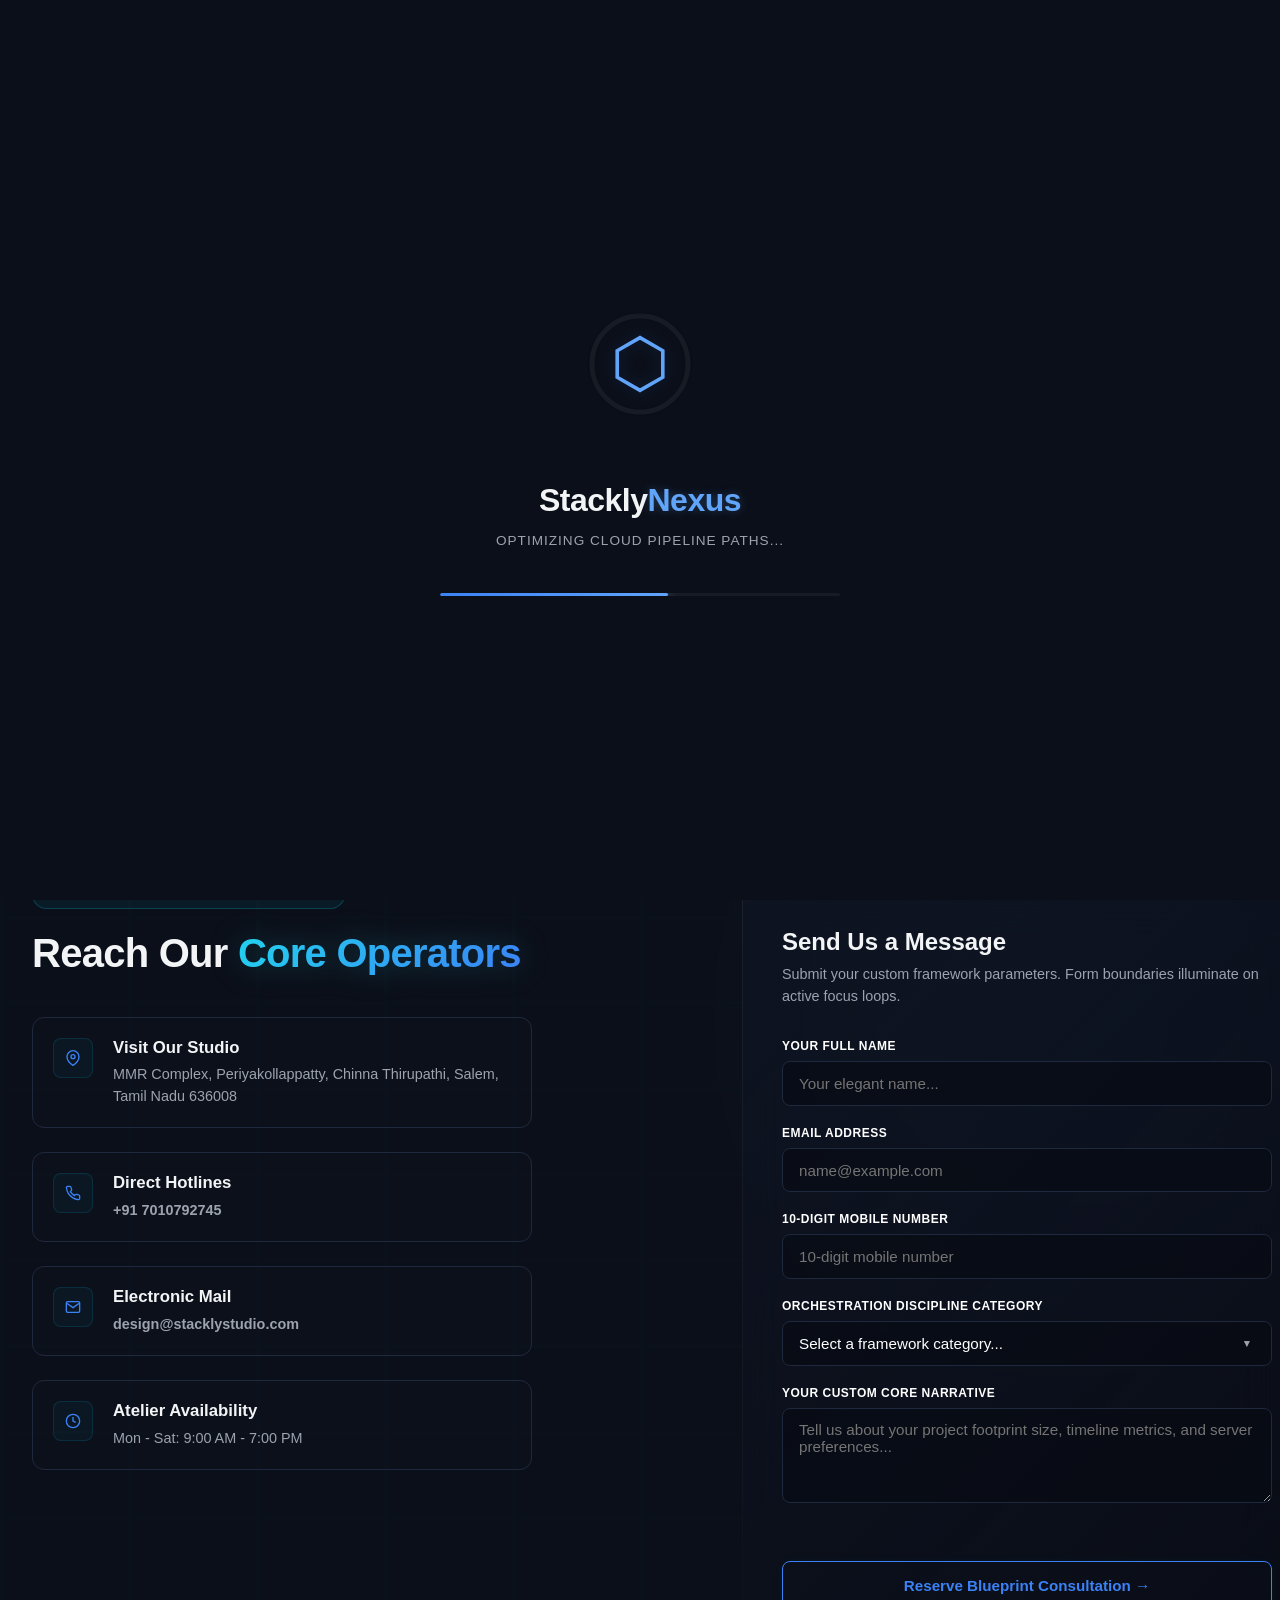
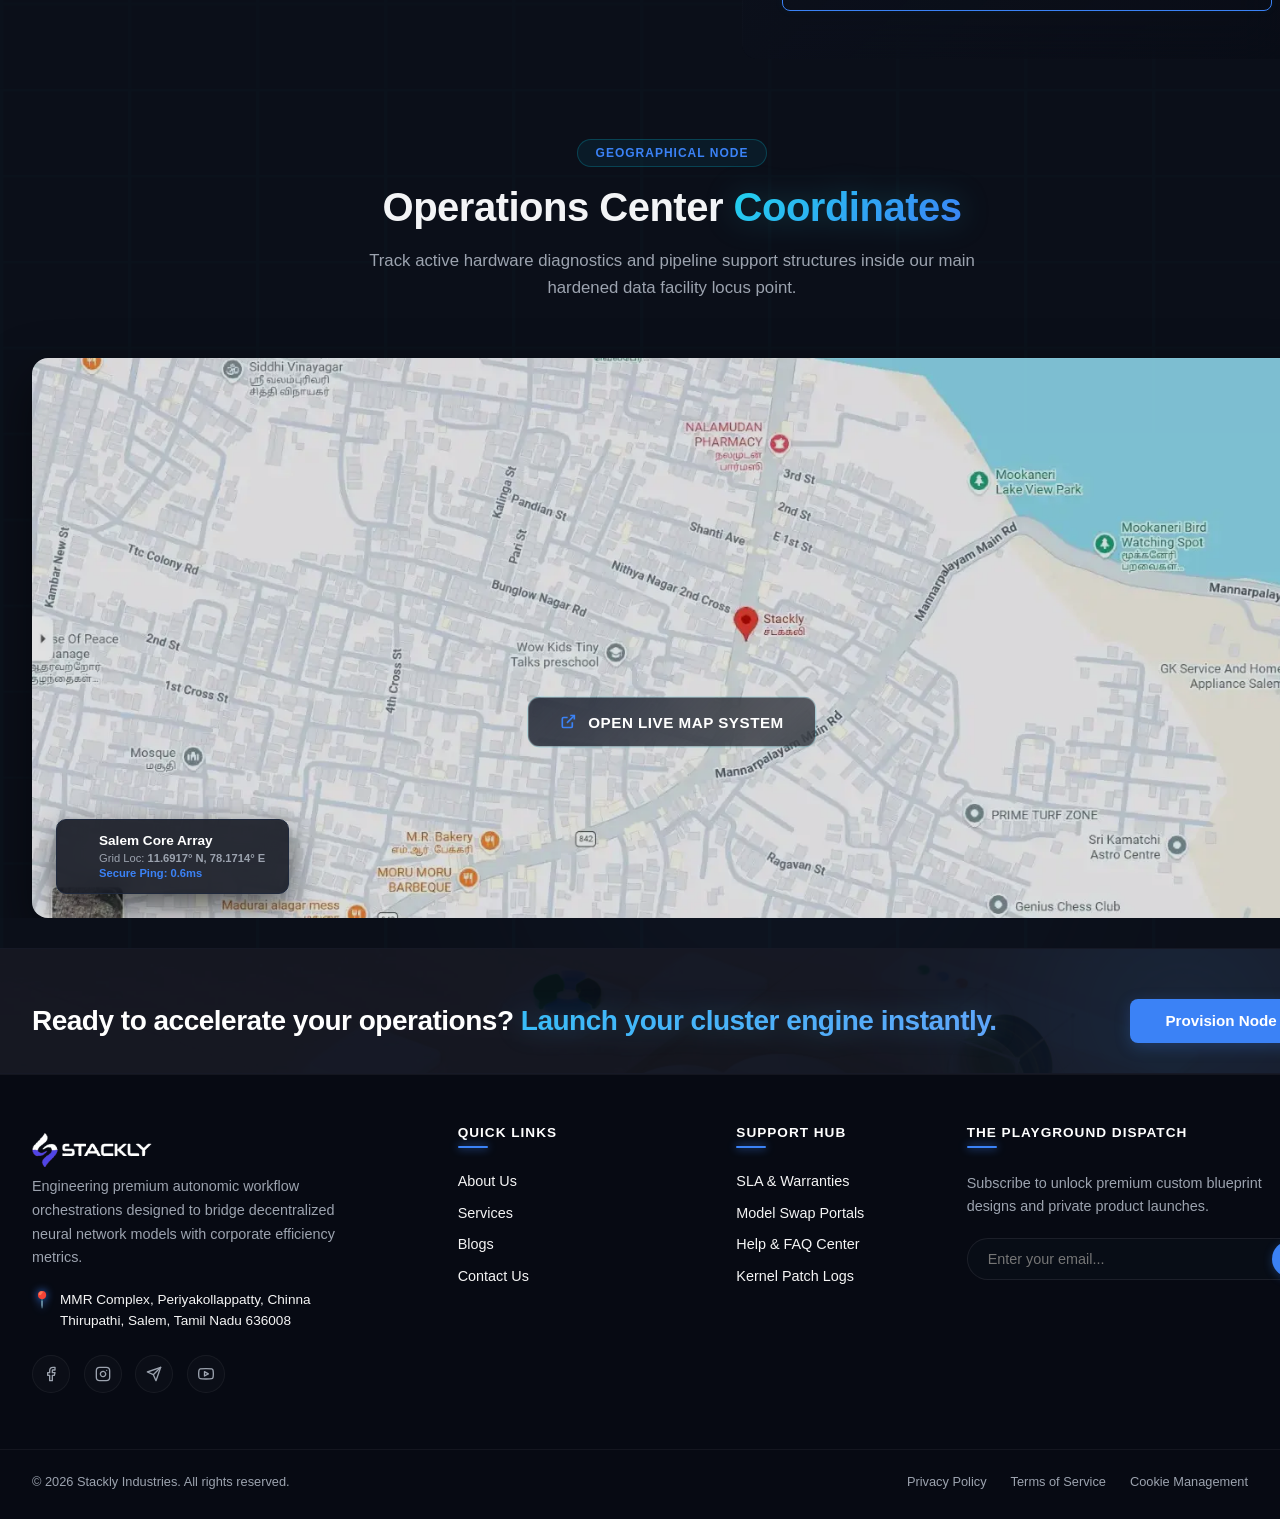
<file: contact.html>
<!DOCTYPE html>
<html lang="en">
<head>
    <meta charset="UTF-8">
    <meta name="viewport" content="width=device-width, initial-scale=1.0">
    <title>Stackly // Next-Gen Software Solutions</title>
    <link rel="stylesheet" href="style.css">
</head>
<body>

    <!-- 🌟 MODERN PRELOADER OVERLAY -->
    <div id="preloader">
        <div class="preloader-content">
            <!-- Animated Vector Logo Matrix -->
            <div class="vector-logo-container">
                <svg class="glow-vector" viewBox="0 0 100 100" xmlns="http://w3.org">
                    <!-- Outer Ring Path -->
                    <circle class="ring-track" cx="50" cy="50" r="40" />
                    <circle class="ring-pulse" cx="50" cy="50" r="40" />
                    <!-- Inner Core Tech Node Vector -->
                    <polygon class="core-node" points="50,28 69,39 69,61 50,72 31,61 31,39" />
                </svg>
            </div>
            
            <!-- Branding Text Matrix -->
            <div class="loading-text-group">
                <h2 class="loading-brand">Stackly<span>Nexus</span></h2>
                <p class="loading-status">Initializing Core Modules...</p>
            </div>

            <!-- Sleek Linear Progress Track -->
            <div class="progress-bar-container">
                <div class="progress-fill"></div>
            </div>
        </div>
    </div>


   

   <script>
    document.addEventListener("DOMContentLoaded", () => {
    
    const preloader = document.getElementById("preloader");
    const progressFill = document.querySelector(".progress-fill");
    const appContent = document.getElementById("app-content");
    const statusText = document.querySelector(".loading-status");

    // Dynamic loading text states array
    const trackingPhrases = [
        "Initializing core modules...",
        "Establishing secure connection layers...",
        "Optimizing cloud pipeline paths...",
        "Rendering visualization grids..."
    ];

    let currentProgress = 0;
    let phraseIndex = 0;

    // 1. Loading Sequence Pipeline Simulation
    const preloaderInterval = setInterval(() => {
        // Increment loading metrics non-linearly for real-world simulation feel
        currentProgress += Math.floor(Math.random() * 12) + 4;
        
        if (currentProgress >= 100) {
            currentProgress = 100;
            clearInterval(preloaderInterval);
            terminatePreloader();
        }

        // Apply progressive width to CSS element
        progressFill.style.width = `${currentProgress}%`;

        // Cycle through dynamic feedback states contextually
        if (currentProgress > (phraseIndex + 1) * 25 && phraseIndex < trackingPhrases.length - 1) {
            phraseIndex++;
            statusText.innerText = trackingPhrases[phraseIndex];
        }
    }, 500);

    // 2. Clear preloader overlay smoothly out of user focus
    function terminatePreloader() {
        statusText.innerText = "Ready.";
        
        setTimeout(() => {
            // Apply layout exit shifts
            preloader.classList.add("preloader-hidden");
            
            // Bring primary layout container cleanly into vision
            if(appContent) {
                appContent.classList.remove("content-hidden");
                appContent.classList.add("content-visible");
            }
        }, 1000);
    }
});

   </script>

  <!-- 🌟 FIXED, CENTER-ALIGNED HEADER MODULE -->
<header class="navbar-fixed">
    <div class="nav-container">
        
        <!-- Brand Logo Unit (Clicking refreshes the active viewport window) -->
    <a href="javascript:void(0);" class="brand-logo" onclick="window.location.reload();" aria-label="StacklyNexus Home">
    <img src="./Assests/software icon.webp"
         alt="StacklyNexus Logo"
         class="logo-img">

  
</a>

        <!-- Responsive Mobile Drawer Toggle -->
        <button class="hamburger-trigger" aria-label="Toggle Navigation Menu" aria-expanded="false">
            <div class="hamburger-bar"></div>
            <div class="hamburger-bar"></div>
            <div class="hamburger-bar"></div>
        </button>

        <!-- Desktop and Mobile Menu Control Hub -->
        <nav class="nav-menu-wrapper">
            <ul class="nav-list">
                <li><a href="index.html" class="nav-item ">Home</a></li>
                <li><a href="about.html" class="nav-item ">About Us</a></li>
                <li><a href="services.html" class="nav-item ">Services</a></li>
                <li><a href="blogs.html" class="nav-item ">Blogs</a></li>
                <li><a href="contact.html" class="nav-item active">Contact Us</a></li>
            </ul>
        </nav>

        <!-- Right Aligned Authentication Container -->
        <div class="nav-auth-panel">
            <a href="login.html" class="btn-auth">Login</a>
        </div>

    </div>
</header>




<script>
   document.addEventListener("DOMContentLoaded", () => {

    const hamburgerTrigger = document.querySelector(".hamburger-trigger");
    const navMenuWrapper = document.querySelector(".nav-menu-wrapper");
    const navLinks = document.querySelectorAll(".nav-item");
    const authPanel = document.querySelector(".nav-auth-panel");

    // 1. Mobile Drawer Toggle Control Mechanics
    const toggleMobileMenu = () => {
        const isOpen = navMenuWrapper.classList.toggle("drawer-open");
        hamburgerTrigger.classList.toggle("hamburger-active");
        hamburgerTrigger.setAttribute("aria-expanded", isOpen);
        
        if (isOpen) {
            // Append auth logic internally inside layout drawer on tiny viewports
            navMenuWrapper.appendChild(authPanel);
            document.body.style.overflow = "hidden"; // Freeze underlying scroll tracks
        } else {
            // Restore auth node cleanly back onto core grid setup track line
            document.querySelector(".nav-container").appendChild(authPanel);
            document.body.style.overflow = "";
        }
    };

    hamburgerTrigger.addEventListener("click", toggleMobileMenu);

    // 2. Click Navigation and Class State Refinement
    navLinks.forEach(item => {
        item.addEventListener("click", function() {
            // Clear prior active classes
            document.querySelector(".nav-item.active")?.classList.remove("active");
            
            // Apply fresh current active rule assignments
            this.classList.add("active");

            // Fast close drawer if screen size triggers a click action inside responsive layout viewports
            if (navMenuWrapper.classList.contains("drawer-open")) {
                toggleMobileMenu();
            }
        });
    });
});

</script>

<!-- 🌟 HIGH-TECH CONTACT NODE INDEX HERO COMPONENT -->
<section id="contact-hero" class="cn-hero-frame">
    
    <!-- Background Canvas Texture Layer Mapping -->
    <div class="cn-hero-bg-layer">
        <img src="./Assests/lite bg - cloud.webp" alt="Cyber tech matrix binary data streams layout backdrop graphic" class="cn-hero-mesh-img">
        <div class="cn-hero-glow-orb core-ice-glow"></div>
        <div class="cn-hero-glow-orb core-sapphire-glow"></div>
    </div>

    <div class="cn-hero-container">
        
        <!-- Left Side Column Text: System Gateway Overview Context -->
        <div class="cn-hero-text-block">
            <div class="cn-hero-badge">
                <span class="cn-pulse-dot"></span>
                <span>Secure Communications Gateway</span>
            </div>
            
            <h1 class="cn-hero-main-title">
                Establish Session <br>
                <span>With Infrastructure Ops</span>
            </h1>
            
            <p class="cn-hero-subtitle-desc">
                Have critical questions regarding cluster sharding nodes, quantum-resistant proxy parameters, or custom budget computation bounds? Open a verified communications track directly to our system architects.
            </p>
            
            <!-- Structural Real-time Telemetry Status HUD Panel -->
            <div class="cn-live-telemetry-feed">
                <div class="cn-feed-line">
                    <span class="beacon-signal active-signal"></span>
                    <p>Systems Engineering Desk: <strong>Online</strong></p>
                </div>
                <div class="cn-feed-line">
                    <span class="beacon-signal latency-signal"></span>
                    <p>Average Terminal Route Latency: <strong>&lt; 7.4 min</strong></p>
                </div>
            </div>
        </div>

        <!-- Right Side Column: Glassmorphic Floating Infrastructure Preview Card -->
        <div class="cn-hero-showcase-block">
            <div class="cn-showcase-backdrop-glow"></div>
            <div class="cn-display-card-wrapper">
                
                <!-- Main Communication Node Backdrop Graphic Container -->
                <div class="cn-display-card-image">
                    <img src="./Assests/network visualization.webp" alt="Global digital connection matrix infrastructure chart simulation" class="cn-display-main-img">
                    <span class="cn-encrypted-tag">Encrypted AES-256</span>
                </div>

                <!-- Floating Glass Operations Data Box Overlay -->
                <div class="cn-glass-hud-panel">
                    <div class="hud-node-routing">Signal Routing Endpoint</div>
                    <h3 class="hud-node-title">Salem Operations Core</h3>
                    <p class="hud-node-desc">MMR Complex, Periyakollappatty, Chinna Thirupathi, Salem, Tamil Nadu 636008</p>
                    <div class="hud-action-footer">
                        <span class="hud-ping-text">System Path Verified</span>
                        <span class="hud-vector-check">✓</span>
                    </div>
                </div>

            </div>
        </div>

    </div>
</section>

<style>
    /* 🌟 CONTACT HERO MODULE SYSTEM CORE ENGINE */
.cn-hero-frame {
    position: relative;
    width: 100%;
    min-height: 75vh;
    display: flex;
    align-items: center;
    /* Strict Layout Constraints requested: 50px Top, 30px Bottom */
    padding: 50px 0 30px 0;
    background-color: var(--bg-main); /* Continuous theme depth alignment across platform paths */
    overflow: hidden;
}

/* Background Canvas Graphics Layers mapping */
.cn-hero-bg-layer {
    position: absolute;
    top: 0;
    left: 0;
    width: 100%;
    height: 100%;
    z-index: 1;
    pointer-events: none;
}

.cn-hero-mesh-img {
    width: 100%;
    height: 100%;
    object-fit: cover;
    opacity: 0.04; /* Subdued structural background element textures footprint depth */
    filter: saturate(1.5) contrast(1.1) hue-rotate(180deg);
}

/* Layered Radial Ambient Light Blur Patches */
.cn-hero-glow-orb {
    position: absolute;
    border-radius: 50%;
    filter: blur(140px);
    mix-blend-mode: screen;
}

.core-ice-glow {
    top: -10%;
    right: 15%;
    width: 500px;
    height: 500px;
    background: radial-gradient(circle, var(--primary) 0%, transparent 70%);
    opacity: 0.15;
}

.core-sapphire-glow {
    bottom: -15%;
    left: -5%;
    width: 450px;
    height: 450px;
    background: radial-gradient(circle, var(--accent) 0%, transparent 70%);
    opacity: 0.12;
}

/* Two-Column Responsive Presentation Grid Layout Setup */
.cn-hero-container {
    max-width: 1400px;
    width: 100%;
    margin: 0 auto;
    padding: 0 2rem;
    display: grid;
    grid-template-columns: 1.1fr 0.9fr;
    gap: 5rem;
    align-items: center;
    position: relative;
    z-index: 5;
}

/* Left Column Descriptive Typography Elements */
.cn-hero-text-block {
    display: flex;
    flex-direction: column;
    align-items: flex-start;
}

.cn-hero-badge {
    display: inline-flex;
    align-items: center;
    gap: 0.6rem;
    background-color: rgba(6, 182, 212, 0.08);
    border: 1px solid rgba(6, 182, 212, 0.25);
    padding: 0.45rem 1.1rem;
    border-radius: 100px;
    font-size: 0.8rem;
    font-weight: 700;
    color: var(--primary);
    letter-spacing: 0.5px;
    text-transform: uppercase;
    margin-bottom: 1.5rem;
    box-shadow: 0 0 15px rgba(6, 182, 212, 0.1);
}

.cn-pulse-dot {
    width: 6px;
    height: 6px;
    background-color: var(--primary);
    border-radius: 50%;
    box-shadow: 0 0 8px var(--primary);
    animation: cnBeaconPulse 1.5s infinite alternate;
}

.cn-hero-main-title {
    font-size: 3.75rem;
    font-weight: 800;
    line-height: 1.15;
    letter-spacing: -1.25px;
    color: var(--text-main);
    margin: 0 0 1.5rem 0;
}

/* Clean Icy Sapphire Text Gradient */
.cn-hero-main-title span {
    background: linear-gradient(135deg, #22d3ee 0%, #3b82f6 100%);
    -webkit-background-clip: text;
    -webkit-text-fill-color: transparent;
    filter: drop-shadow(0 0 20px rgba(34, 211, 238, 0.2));
}

.cn-hero-subtitle-desc {
    font-size: 1.1rem;
    line-height: 1.65;
    color: var(--text-muted);
    max-width: 620px;
    margin: 0 0 2.5rem 0;
}

/* Real-time Status Telemetry HUD Feed Row */
.cn-live-telemetry-feed {
    display: flex;
    flex-direction: column;
    gap: 1rem;
    border-left: 2px solid rgba(6, 182, 212, 0.15);
    padding-left: 1.25rem;
    width: 100%;
}

.cn-feed-line {
    display: flex;
    align-items: center;
    gap: 0.75rem;
}

.beacon-signal {
    width: 7px;
    height: 7px;
    border-radius: 50%;
}

.active-signal {
    background-color: var(--success);
    box-shadow: 0 0 8px var(--success);
    animation: cnBeaconPulseActive 1.4s infinite alternate;
}

.latency-signal {
    background-color: var(--primary);
    box-shadow: 0 0 8px var(--primary);
}

.cn-feed-line p {
    margin: 0;
    font-size: 0.9rem;
    color: whitesmoke;
}

.cn-feed-line p strong {
    color: #ffffff;
}

/* Right Column Featured Display Panel Hull Box */
.cn-hero-showcase-block {
    position: relative;
    width: 100%;
    display: flex;
    justify-content: center;
    align-items: center;
}

.cn-showcase-backdrop-glow {
    position: absolute;
    width: 85%;
    height: 85%;
    background: radial-gradient(circle, rgba(6, 182, 212, 0.12) 0%, transparent 65%);
    z-index: 1;
    pointer-events: none;
}

.cn-display-card-wrapper {
    position: relative;
    width: 100%;
    max-width: 460px;
    border-radius: 16px;
    overflow: hidden;
    z-index: 2;
    background-color: var(--bg-surface);
    box-shadow: 0 20px 40px rgba(0, 0, 0, 0.4);
    animation: cnFloatingOscillation 6s ease-in-out infinite;
    display: flex;
    flex-direction: column;
}

.cn-display-card-wrapper::before {
    content: '';
    position: absolute;
    top: 0;
    left: 0;
    width: 100%;
    height: 100%;
    border-radius: 16px;
    padding: 1px;
    background: linear-gradient(180deg, rgba(255, 255, 255, 0.06) 0%, rgba(255, 255, 255, 0.01) 100%);
    -webkit-mask: linear-gradient(#fff 0 0) content-box, linear-gradient(#fff 0 0);
    -webkit-mask-composite: xor;
    mask-composite: exclude;
    pointer-events: none;
}

.cn-display-card-image {
    width: 100%;
    aspect-ratio: 16 / 10;
    position: relative;
    overflow: hidden;
    background-color: #0b0f19;
}

.cn-display-main-img {
    width: 100%;
    height: 100%;
    object-fit: cover;
    filter: brightness(0.65) contrast(1.1);
    transition: transform 0.6s cubic-bezier(0.16, 1, 0.3, 1), filter 0.6s ease;
}

/* Crisp Ice Cyan Encryption Badge */
.cn-encrypted-tag {
    position: absolute;
    top: 1rem;
    left: 1rem;
    background: rgba(7, 10, 19, 0.85);
    backdrop-filter: blur(8px);
    -webkit-backdrop-filter: blur(8px);
    border: 1px solid rgba(6, 182, 212, 0.3);
    color: var(--primary);
    font-size: 0.75rem;
    font-weight: 700;
    padding: 0.3rem 0.85rem;
    border-radius: 6px;
    text-transform: uppercase;
    letter-spacing: 0.5px;
    box-shadow: 0 4px 10px rgba(0, 0, 0, 0.3);
}

/* Glass Content Panel Box Overlay */
.cn-glass-hud-panel {
    padding: 2rem;
    background: linear-gradient(180deg, rgba(17, 23, 38, 0.9) 0%, rgba(7, 10, 19, 0.7) 100%);
    backdrop-filter: blur(12px);
    -webkit-backdrop-filter: blur(12px);
    border-top: 1px solid var(--border);
}

.hud-node-routing {
    font-size: 0.8rem;
    color: var(--text-muted);
    font-weight: 600;
    margin-bottom: 0.5rem;
    text-transform: uppercase;
    letter-spacing: 0.5px;
}

.hud-node-title {
    font-size: 1.35rem;
    font-weight: 700;
    color: var(--text-main);
    line-height: 1.35;
    margin: 0 0 0.75rem 0;
    transition: color 0.3s ease;
}

.hud-node-desc {
    font-size: 0.9rem;
    color: var(--text-muted);
    line-height: 1.55;
    margin: 0 0 1.5rem 0;
}

.hud-action-footer {
    display: flex;
    justify-content: space-between;
    align-items: center;
    border-top: 1px solid rgba(255, 255, 255, 0.04);
    padding-top: 1.25rem;
}

.hud-ping-text {
    font-size: 0.85rem;
    font-weight: 600;
    color: var(--primary);
}

.hud-vector-check {
    width: 22px;
    height: 22px;
    background-color: rgba(16, 185, 129, 0.08);
    border: 1px solid rgba(16, 185, 129, 0.25);
    color: var(--success);
    border-radius: 50%;
    display: flex;
    justify-content: center;
    align-items: center;
    font-size: 0.75rem;
    font-weight: 700;
    text-shadow: 0 0 6px var(--success);
}

/* 🌟 DYNAMIC GLOW AND INTERACTIVE HOVER ACTIONS */

.cn-display-card-wrapper:hover {
    box-shadow: 0 25px 50px rgba(0, 0, 0, 0.45), 0 0 35px rgba(6, 182, 212, 0.15);
}

.cn-display-card-wrapper:hover::before {
    background: linear-gradient(135deg, var(--primary) 0%, var(--accent) 100%);
}

.cn-display-card-wrapper:hover .cn-display-main-img {
    transform: scale(1.03);
    filter: brightness(0.85) contrast(1.15);
}

.cn-display-card-wrapper:hover .hud-node-title {
    color: var(--primary);
    text-shadow: 0 0 8px rgba(6, 182, 212, 0.2);
}

.cn-hero-container:hover .cn-live-telemetry-feed {
    border-color: var(--primary);
}

/* 🌀 KEYFRAME TRANSFORMATION LOOP TIMELINES */
@keyframes cnBeaconPulse {
    0% { transform: scale(0.9); opacity: 0.6; }
    100% { transform: scale(1.25); opacity: 1; filter: drop-shadow(0 0 6px var(--primary)); }
}

@keyframes cnBeaconPulseActive {
    0% { transform: scale(0.9); opacity: 0.5; }
    100% { transform: scale(1.15); opacity: 1; filter: drop-shadow(0 0 4px var(--success)); }
}

@keyframes cnFloatingOscillation {
    0% { transform: translateY(0px); }
    50% { transform: translateY(-10px); }
    100% { transform: translateY(0px); }
}

/* 📱 ADAPTIVE MOBILE LAYOUT OVERRIDES */
@media (max-width: 1024px) {
    .cn-hero-main-title { font-size: 3rem; }
    .cn-hero-container { gap: 2.5rem; }
}

@media (max-width: 900px) {
    .cn-hero-container {
        grid-template-columns: 1fr; /* Stacks column profiles vertically on tablet viewports */
        text-align: center;
        gap: 4rem;
    }
    .cn-hero-text-block { align-items: center; }
    .cn-live-telemetry-feed { border-left: none; border-top: 2px solid rgba(6, 182, 212, 0.15); padding-left: 0; padding-top: 1.25rem; align-items: center; }
}

@media (max-width: 480px) {
    .cn-hero-main-title { font-size: 2.25rem; }
    .cn-glass-hud-panel { padding: 1.5rem; }
    .hud-node-title { font-size: 1.2rem; }
}

</style>

<script>
    document.addEventListener("DOMContentLoaded", () => {
    
    // 🌟 Entrance Alpha Fade Integration for Contact Hero Section Elements
    const cnHeroTextHub = document.querySelector(".cn-hero-text-block");
    const cnHeroCardHub = document.querySelector(".cn-hero-showcase-block");

    if (cnHeroTextHub && cnHeroCardHub) {
        // Configure safe initialization hidden base values parameter parameters
        cnHeroTextHub.style.opacity = "0";
        cnHeroTextHub.style.transform = "translateY(15px)";
        cnHeroTextHub.style.transition = "opacity 0.75s cubic-bezier(0.16, 1, 0.3, 1), transform 0.75s cubic-bezier(0.16, 1, 0.3, 1)";

        cnHeroCardHub.style.opacity = "0";
        cnHeroCardHub.style.transform = "translateY(20px)";
        cnHeroCardHub.style.transition = "opacity 0.75s cubic-bezier(0.16, 1, 0.3, 1), transform 0.75s cubic-bezier(0.16, 1, 0.3, 1)";

        // Execute rapid layer activation immediately on DOM Mount loading phases
        setTimeout(() => {
            cnHeroTextHub.style.opacity = "1";
            cnHeroTextHub.style.transform = "translateY(0)";
            
            cnHeroCardHub.style.opacity = "1";
            cnHeroCardHub.style.transform = "translateY(0)";
        }, 200);
    }
});

</script>

<!-- 🌟 CYBERPUNK ICE TWO-COLUMN COMMUNICATIONS NODE -->
<section id="secure-comms-hub" class="cm-grid-frame">
    
    <!-- Background Canvas Texture Layer Mapping -->
    <div class="cm-grid-bg-layer">
        <svg class="cm-grid-mesh" viewBox="0 0 100 100" preserveAspectRatio="none" xmlns="http://w3.org">
            <defs>
                <pattern id="comms-matrix" width="10" height="10" patternUnits="userSpaceOnUse">
                    <path d="M 10 0 L 0 0 0 10" fill="none" stroke="rgba(6, 182, 212, 0.01)" stroke-width="0.5"/>
                </pattern>
            </defs>
            <rect width="100" height="100" fill="url(#comms-matrix)" />
        </svg>
        <div class="cm-grid-glow cyan-blur-patch"></div>
    </div>

    <div class="cm-grid-container">
        <div class="cm-split-track">
            
            <!-- 💻 LEFT COLUMN: SYSTEM GATEWAY DESK METADATA -->
            <div class="cm-metadata-panel">
                <span class="cm-micro-tag">Flagship Platform Infrastructure</span>
                <h2 class="cm-panel-title">Reach Our <span>Core Operators</span></h2>
                
                <div class="cm-telemetry-stack">
                    
                    <!-- Metadata Node 01: Location -->
                    <div class="telemetry-row-card">
                        <div class="telemetry-vector-avatar">
                            <svg viewBox="0 0 24 24" fill="none" stroke="currentColor" stroke-width="2"><path d="M21 10c0 7-9 13-9 13s-9-6-9-13a9 9 0 0 1 18 0z"/><circle cx="12" cy="10" r="3"/></svg>
                        </div>
                        <div class="telemetry-row-content">
                            <h4>Visit Our Studio</h4>
                            <p>MMR Complex, Periyakollappatty, Chinna Thirupathi, Salem, Tamil Nadu 636008</p>
                        </div>
                    </div>

                    <!-- Metadata Node 02: Hotlines -->
                    <div class="telemetry-row-card">
                        <div class="telemetry-vector-avatar">
                            <svg viewBox="0 0 24 24" fill="none" stroke="currentColor" stroke-width="2"><path d="M22 16.92v3a2 2 0 0 1-2.18 2 19.79 19.79 0 0 1-8.63-3.07 19.5 19.79 0 0 1-6-6 19.79 19.79 0 0 1-3.07-8.67A2 2 0 0 1 4.11 2h3a2 2 0 0 1 2 1.72 12.84 12.84 0 0 0 .7 2.81 2 2 0 0 1-.45 2.11L8.09 9.91a16 16 0 0 0 6 6l1.27-1.27a2 2 0 0 1 2.11-.45 12.84 12.84 0 0 0 2.81.7A2 2 0 0 1 22 16.92z"/></svg>
                        </div>
                        <div class="telemetry-row-content">
                            <h4>Direct Hotlines</h4>
                            <p><a href="tel:+917010792745" class="cm-link-call">+91 7010792745</a></p>
                        </div>
                    </div>

                    <!-- Metadata Node 03: Dynamic Mail Relay Anchor -->
                    <div class="telemetry-row-card">
                        <div class="telemetry-vector-avatar">
                            <svg viewBox="0 0 24 24" fill="none" stroke="currentColor" stroke-width="2"><path d="M4 4h16c1.1 0 2 .9 2 2v12c0 1.1-.9 2-2 2H4c-1.1 0-2-.9-2-2V6c0-1.1.9-2 2-2z"/><polyline points="22,6 12,13 2,6"/></svg>
                        </div>
                        <div class="telemetry-row-content">
                            <h4>Electronic Mail</h4>
                            <p><a href="mailto:design@stacklystudio.com" class="cm-mail-relay-link" aria-label="Initialize Outlook Dispatch Routing Layer">design@stacklystudio.com</a></p>
                        </div>
                    </div>

                    <!-- Metadata Node 04: Availability -->
                    <div class="telemetry-row-card">
                        <div class="telemetry-vector-avatar">
                            <svg viewBox="0 0 24 24" fill="none" stroke="currentColor" stroke-width="2"><circle cx="12" cy="12" r="10"/><polyline points="12 6 12 12 16 14"/></svg>
                        </div>
                        <div class="telemetry-row-content">
                            <h4>Atelier Availability</h4>
                            <p>Mon - Sat: 9:00 AM - 7:00 PM</p>
                        </div>
                    </div>

                </div>
            </div>

            <!-- 📥 RIGHT COLUMN: VALIDATING INPUT PAYLOAD GATEWAY -->
            <div class="cm-form-panel">
                <div class="form-outer-perimeter"></div>
                <form id="secure-dispatch-gateway" class="cm-payload-form" novalidate>
                    
                    <div class="form-panel-header">
                        <h3>Send Us a Message</h3>
                        <p>Submit your custom framework parameters. Form boundaries illuminate on active focus loops.</p>
                    </div>

                    <!-- Input 01: Operators Name Row -->
                    <div class="cm-field-node">
                        <label for="cm-operator-name" class="cm-field-label">Your Full Name</label>
                        <input type="text" id="cm-operator-name" placeholder="Your elegant name..." class="cm-raw-input">
                    </div>

                    <!-- Input 02: Return Endpoint Row -->
                    <div class="cm-field-node">
                        <label for="cm-operator-email" class="cm-field-label">Email Address</label>
                        <input type="email" id="cm-operator-email" placeholder="name@example.com" class="cm-raw-input">
                    </div>

                    <!-- Input 03: Telemetry Hotwire Mobile Number Row -->
                    <div class="cm-field-node">
                        <label for="cm-operator-mobile" class="cm-field-label">10-Digit Mobile Number</label>
                        <input type="text" id="cm-operator-mobile" maxlength="10" placeholder="10-digit mobile number" class="cm-raw-input">
                    </div>

                    <!-- Input 04: Dynamic Dropdown Selector Row -->
                    <div class="cm-field-node">
                        <label for="cm-framework-category" class="cm-field-label">Orchestration Discipline Category</label>
                        <div class="cm-select-hull">
                            <select id="cm-framework-category" class="cm-raw-select">
                                <option value="" disabled selected>Select a framework category...</option>
                                <option value="edge-mesh">Edge Mesh Computing Systems</option>
                                <option value="zero-trust">Zero-Trust Cloud Protection</option>
                                <option value="ai-pipelines">Predictive AI Telemetry Pipelines</option>
                            </select>
                        </div>
                    </div>

                    <!-- Input 05: Textarea Context Payload Box -->
                    <div class="cm-field-node">
                        <label for="cm-custom-narrative" class="cm-field-label">Your Custom Core Narrative</label>
                        <textarea id="cm-custom-narrative" rows="4" placeholder="Tell us about your project footprint size, timeline metrics, and server preferences..." class="cm-raw-textarea"></textarea>
                    </div>

                    <!-- Form Level Global Alert Messaging Node -->
                    <span class="cm-gateway-alert" id="cm-validation-msg"></span>

                    <!-- Action Submission Trigger Anchor -->
                    <button type="submit" class="btn-cm-payload-dispatch">
                        <span>Reserve Blueprint Consultation →</span>
                    </button>

                </form>
            </div>

        </div>
    </div>
</section>
<style>
    /* 🌟 CYBERPUNK SAPPHIRE CONTACT INTERFACE GRID SYSTEM */
.cm-grid-frame {
    position: relative;
    width: 100%;
    /* Strict Layout Constraints requested: 50px Top, 30px Bottom */
    padding: 50px 0 30px 0;
    background-color: var(--bg-main);
    overflow: hidden;
}

/* Background Canvas Graphics Logic mapping */
.cm-grid-bg-layer {
    position: absolute;
    top: 0;
    left: 0;
    width: 100%;
    height: 100%;
    z-index: 1;
    pointer-events: none;
}

.cm-grid-mesh {
    width: 100%;
    height: 100%;
}

.cm-grid-glow {
    position: absolute;
    border-radius: 50%;
    filter: blur(140px);
    opacity: 0.12;
    width: 550px;
    height: 550px;
}

.cyan-blur-patch {
    top: -10%;
    right: -5%;
    background: radial-gradient(circle, var(--primary) 0%, transparent 70%);
}

/* Core Column Split Layout Presentations Container */
.cm-grid-container {
    max-width: 1400px;
    width: 100%;
    margin: 0 auto;
    padding: 0 2rem;
    position: relative;
    z-index: 5;
}

.cm-split-track {
    display: grid;
    grid-template-columns: 1.05fr 0.95fr;
    gap: 5rem;
    align-items: start;
}

/* 💻 Left Column: Telemetry Specs Rows Stack Metadata Panel */
.cm-metadata-panel {
    display: flex;
    flex-direction: column;
    align-items: flex-start;
}

.cm-micro-tag {
    display: inline-block;
    background-color: rgba(6, 182, 212, 0.08);
    border: 1px solid rgba(6, 182, 212, 0.25);
    color: var(--primary);
    padding: 0.4rem 1.1rem;
    font-size: 0.75rem;
    font-weight: 700;
    text-transform: uppercase;
    letter-spacing: 1px;
    border-radius: 100px;
    margin-bottom: 1.25rem;
}

.cm-panel-title {
    font-size: 2.5rem;
    font-weight: 800;
    line-height: 1.2;
    color: var(--text-main);
    margin: 0 0 2.5rem 0;
    letter-spacing: -0.75px;
}

.cm-panel-title span {
    background: linear-gradient(135deg, #22d3ee 0%, #3b82f6 100%);
    -webkit-background-clip: text;
    -webkit-text-fill-color: transparent;
    filter: drop-shadow(0 0 15px rgba(34, 211, 238, 0.25));
}

.cm-telemetry-stack {
    display: flex;
    flex-direction: column;
    gap: 1.5rem;
    width: 100%;
    max-width: 500px;
}

.telemetry-row-card {
    display: flex;
    align-items: flex-start;
    gap: 1.25rem;
    padding: 1.25rem;
    background-color: rgba(17, 23, 38, 0.2);
    border: 1px solid var(--border);
    border-radius: 12px;
    transition: transform 0.3s ease, border-color 0.3s ease, box-shadow 0.3s ease;
}

.telemetry-vector-avatar {
    width: 38px;
    height: 38px;
    border-radius: 8px;
    background-color: rgba(6, 182, 212, 0.05);
    border: 1px solid rgba(6, 182, 212, 0.15);
    color: var(--primary);
    display: flex;
    justify-content: center;
    align-items: center;
    flex-shrink: 0;
    transition: all 0.3s ease;
}

.telemetry-vector-avatar svg {
    width: 16px;
    height: 16px;
}

.telemetry-row-content h4 {
    margin: 0 0 0.4rem 0;
    font-size: 1.05rem;
    font-weight: 700;
    color: var(--text-main);
    transition: color 0.3s ease;
}

.telemetry-row-content p {
    margin: 0;
    font-size: 0.9rem;
    line-height: 1.5;
    color: var(--text-muted);
}

/* Outlook and dial hyper anchors style logic overrides */
.cm-mail-relay-link, .cm-link-call {
    color: var(--text-muted);
    text-decoration: none;
    font-weight: 600;
    transition: color 0.2s ease, text-shadow 0.2s ease;
}

/* 📥 Right Column: Glassmorphic Panel Core Form Design Hulls */
.cm-form-panel {
    position: relative;
    width: 100%;
    background: linear-gradient(135deg, rgba(17, 23, 38, 0.6) 0%, rgba(7, 10, 19, 0.4) 100%);
    backdrop-filter: blur(20px);
    -webkit-backdrop-filter: blur(20px);
    border-radius: 16px;
    z-index: 2;
}

.cm-form-panel::before {
    content: '';
    position: absolute;
    top: 0;
    left: 0;
    width: 100%;
    height: 100%;
    border-radius: 16px;
    padding: 1px;
    background: linear-gradient(180deg, rgba(255, 255, 255, 0.06) 0%, rgba(255, 255, 255, 0.01) 100%);
    -webkit-mask: linear-gradient(#fff 0 0) content-box, linear-gradient(#fff 0 0);
    -webkit-mask-composite: xor;
    mask-composite: exclude;
    pointer-events: none;
    transition: background 0.4s ease;
}

.cm-payload-form {
    padding: 3rem 2.5rem;
    display: flex;
    flex-direction: column;
    gap: 1.25rem;
}

.form-panel-header h3 {
    font-size: 1.5rem;
    font-weight: 700;
    color: var(--text-main);
    margin: 0 0 0.5rem 0;
}

.form-panel-header p {
    font-size: 0.9rem;
    line-height: 1.5;
    color: var(--text-muted);
    margin: 0 0 0.75rem 0;
}

.cm-field-node {
    display: flex;
    flex-direction: column;
    gap: 0.5rem;
}

.cm-field-label {
    font-size: 0.75rem;
    font-weight: 700;
    text-transform: uppercase;
    letter-spacing: 0.5px;
    color: #ffffff;
}

.cm-raw-input, .cm-raw-select, .cm-raw-textarea {
    width: 100%;
    background-color: rgba(7, 10, 19, 0.6);
    border: 1px solid var(--border);
    border-radius: 8px;
    padding: 0.8rem 1rem;
    color: #ffffff;
    font-size: 0.95rem;
    outline: none;
    font-family: inherit;
    transition: all 0.3s ease;
}

.cm-raw-textarea { resize: vertical; }

/* Custom chevron select drop box mask */
.cm-select-hull {
    position: relative;
    width: 100%;
}

.cm-select-hull::after {
    content: '▼';
    font-size: 0.65rem;
    color: var(--text-muted);
    position: absolute;
    right: 1.25rem;
    top: 50%;
    transform: translateY(-50%);
    pointer-events: none;
}

.cm-raw-select {
    appearance: none;
    -webkit-appearance: none;
    cursor: pointer;
    padding-right: 2.5rem;
}

.cm-raw-select option {
    background-color: var(--bg-surface);
    color: #ffffff;
}

/* Global Alert Warning Inline Output Typography */
.cm-gateway-alert {
    font-size: 0.8rem;
    color: #ef4444;
    font-weight: 600;
    min-height: 18px;
    display: block;
    opacity: 0;
    transform: translateY(-3px);
    transition: all 0.3s ease;
    text-align: center;
}

.cm-gateway-alert.alert-visible { opacity: 1; transform: translateY(0); }

/* Solid Primary Consult Trigger Button Button */
.btn-cm-payload-dispatch {
    width: 100%;
    padding: 0.95rem 0;
    background-color: transparent;
    border: 1px solid var(--primary);
    border-radius: 8px;
    color: var(--primary);
    font-size: 0.95rem;
    font-weight: 700;
    cursor: pointer;
    box-shadow: 0 0 10px rgba(6, 182, 212, 0.05);
    transition: all 0.3s cubic-bezier(0.16, 1, 0.3, 1);
}

/* 🌟 DYNAMIC HOVER GLOW SYSTEM OPERATIONS */

/* Telemetry micro actions */
.telemetry-row-card:hover {
    transform: translateX(4px);
    border-color: rgba(6, 182, 212, 0.25);
    box-shadow: 0 8px 20px rgba(0, 0, 0, 0.25), 0 0 15px rgba(6, 182, 212, 0.04);
}

.telemetry-row-card:hover .telemetry-vector-avatar {
    color: #ffffff;
    background-color: var(--primary);
    border-color: var(--primary);
    box-shadow: 0 0 10px var(--primary);
}

.telemetry-row-card:hover .telemetry-row-content h4 { color: var(--primary); }

.cm-mail-relay-link:hover, .cm-link-call:hover {
    color: var(--primary);
    text-shadow: 0 0 8px rgba(6, 182, 212, 0.3);
}

/* Form block actions */
.cm-form-panel:hover::before {
    background: linear-gradient(135deg, var(--primary) 0%, var(--accent) 100%);
}

.cm-form-panel:hover {
    box-shadow: 0 25px 50px rgba(0, 0, 0, 0.45), 0 0 35px rgba(6, 182, 212, 0.08);
}

.cm-raw-input:focus, .cm-raw-select:focus, .cm-raw-textarea:focus {
    border-color: var(--primary);
    background-color: rgba(17, 23, 38, 0.8);
    box-shadow: 0 0 15px rgba(6, 182, 212, 0.15);
}

/* Active form alert boundary transformations */
.cm-raw-input.input-error-state, .cm-raw-select.input-error-state, .cm-raw-textarea.input-error-state {
    border-color: #ef4444;
    box-shadow: 0 0 12px rgba(239, 68, 68, 0.15);
}

.btn-cm-payload-dispatch:hover {
    background-color: var(--primary);
    color: var(--bg-main);
    box-shadow: 0 4px 15px rgba(6, 182, 212, 0.4), 0 0 12px var(--primary);
    transform: translateY(-1px);
}

/* 📱 ADAPTIVE MOBILE LAYOUT OVERRIDES */
@media (max-width: 1024px) {
    .cm-split-track { gap: 3rem; }
}

@media (max-width: 900px) {
    .cm-split-track {
        grid-template-columns: 1fr; /* Stacks layout fields cleanly on tablet viewports */
        gap: 4rem;
    }
    .cm-metadata-panel { align-items: center; text-align: center; }
    .telemetry-row-card { text-align: left; }
    .cm-payload-form { padding: 2.5rem 1.75rem; }
}

/* ==========================================================
   CONTACT COMMUNICATION HUB - RESPONSIVE ENHANCEMENT ADD-ON
========================================================== */


/* Large Screens / Laptop */
@media (max-width:1200px){

    .cm-grid-container{
        padding:0 1.5rem;
    }


    .cm-split-track{

        grid-template-columns:1fr 1fr;
        gap:3rem;

    }


    .cm-panel-title{

        font-size:2.25rem;

    }


    .cm-payload-form{

        padding:2.5rem 2rem;

    }


}



/* Tablet Landscape */
@media (max-width:1024px){


    .cm-grid-frame{

        padding:45px 0 30px;

    }


    .cm-split-track{

        gap:2.5rem;

    }


    .cm-telemetry-stack{

        max-width:100%;

    }


    .telemetry-row-card{

        padding:1rem;

    }


    .cm-panel-title{

        font-size:2rem;

    }


}



/* Tablet Portrait */
@media(max-width:900px){


    .cm-grid-container{

        padding:0 1.25rem;

    }


    .cm-split-track{

        grid-template-columns:1fr;
        gap:3.5rem;

    }


    .cm-metadata-panel{

        align-items:center;
        text-align:center;

    }


    .cm-micro-tag{

        margin-bottom:1rem;

    }


    .cm-panel-title{

        font-size:2rem;
        margin-bottom:2rem;

    }


    .cm-telemetry-stack{

        width:100%;
        max-width:600px;

    }


    .telemetry-row-card{

        text-align:left;

    }


    .cm-form-panel{

        width:100%;

    }


    .cm-payload-form{

        padding:2.5rem 2rem;

    }


}



/* Mobile Devices */
@media(max-width:600px){


    .cm-grid-frame{

        padding:35px 0 25px;

    }


    .cm-grid-container{

        padding:0 1rem;

    }


    .cm-split-track{

        gap:2.5rem;

    }


    .cm-panel-title{

        font-size:1.75rem;
        line-height:1.25;

    }


    .cm-micro-tag{

        font-size:.7rem;
        padding:.35rem .8rem;

    }


    .telemetry-row-card{

        flex-direction:row;
        gap:1rem;
        padding:1rem;

    }


    .telemetry-vector-avatar{

        width:35px;
        height:35px;

    }


    .telemetry-vector-avatar svg{

        width:15px;
        height:15px;

    }


    .telemetry-row-content h4{

        font-size:.95rem;

    }


    .telemetry-row-content p{

        font-size:.82rem;
        line-height:1.45;
        word-break:break-word;

    }


    .cm-form-panel{

        border-radius:12px;

    }


    .cm-payload-form{

        padding:2rem 1rem;
        gap:1rem;

    }


    .form-panel-header h3{

        font-size:1.25rem;

    }


    .form-panel-header p{

        font-size:.82rem;

    }


    .cm-field-label{

        font-size:.7rem;

    }


    .cm-raw-input,
    .cm-raw-select,
    .cm-raw-textarea{

        font-size:.9rem;
        padding:.75rem .85rem;

    }


    .btn-cm-payload-dispatch{

        font-size:.85rem;
        padding:.85rem 0;

    }


}



/* Small Mobile Devices 320px - 380px */
@media(max-width:380px){


    .cm-grid-container{

        padding:0 .75rem;

    }


    .cm-panel-title{

        font-size:1.5rem;

    }


    .cm-micro-tag{

        font-size:.65rem;

    }


    .telemetry-row-card{

        flex-direction:column;
        align-items:center;
        text-align:center;

    }


    .telemetry-row-content{

        width:100%;

    }


    .telemetry-row-content h4{

        font-size:.9rem;

    }


    .telemetry-row-content p{

        font-size:.78rem;

    }


    .telemetry-vector-avatar{

        width:38px;
        height:38px;

    }


    .cm-payload-form{

        padding:1.5rem .75rem;

    }


    .form-panel-header h3{

        font-size:1.15rem;

    }


    .cm-raw-input,
    .cm-raw-select,
    .cm-raw-textarea{

        font-size:.85rem;

    }


    .btn-cm-payload-dispatch span{

        display:block;
        padding:0 .5rem;

    }


}



/* Extra Safety Fixes */
.cm-grid-frame,
.cm-grid-container,
.cm-split-track,
.cm-form-panel,
.cm-metadata-panel{

    max-width:100%;
    overflow-x:hidden;

}


.cm-raw-input,
.cm-raw-select,
.cm-raw-textarea{

    box-sizing:border-box;

}



/* Remove Hover Effects on Touch Devices */
@media(hover:none){


    .telemetry-row-card:hover{

        transform:none;
        box-shadow:none;

    }


    .cm-form-panel:hover{

        box-shadow:none;

    }


    .btn-cm-payload-dispatch:hover{

        transform:none;

    }

}
</style>

<script>
    document.addEventListener("DOMContentLoaded", () => {
    
    // 🌟 Secure Payload Dispatch Gateway Logic Rig
    const secureFormNode = document.getElementById("secure-dispatch-gateway");
    const nameInputNode = document.getElementById("cm-operator-name");
    const emailInputNode = document.getElementById("cm-operator-email");
    const mobileInputNode = document.getElementById("cm-operator-mobile");
    const categorySelectNode = document.getElementById("cm-framework-category");
    const narrativeTextareaNode = document.getElementById("cm-custom-narrative");
    const feedbackAlertSpan = document.getElementById("cm-validation-msg");

    if (secureFormNode) {

        // 1. Strict Constraint Check A: Filter out all numbers inside Name Inputs
        nameInputNode.addEventListener("input", () => {
            // Replaces numerical digits instantly with blank expressions as operators type strings
            nameInputNode.value = nameInputNode.value.replace(/[0-9]/g, "");
        });

        // 2. Strict Constraint Check B: Filter out all alphabetic letters inside Mobile Number Inputs
        mobileInputNode.addEventListener("input", () => {
            // Replaces alpha character inputs instantly as phone strings compile
            mobileInputNode.value = mobileInputNode.value.replace(/[^0-9]/g, "");
        });

        // 3. Central Submission Pipeline verification monitor trigger track
        secureFormNode.addEventListener("submit", (event) => {
            event.preventDefault(); // Pause standard processing loop reload routines

            // Clean variable spaces check benchmarks
            const verifiedName = nameInputNode.value.trim();
            const verifiedEmail = emailInputNode.value.trim();
            const verifiedMobile = mobileInputNode.value.trim();
            const verifiedCategory = categorySelectNode.value;
            const verifiedNarrative = narrativeTextareaNode.value.trim();

            // validation test metric: verify if ANY node cell has been left uncompiled
            if (!verifiedName || !verifiedEmail || !verifiedMobile || !verifiedCategory || !verifiedNarrative) {
                displayGatewayError("Please fill out all fields.");
                highlightAllEmptyFields();
                return;
            }

            // specific check metric: verify 10-digit telephone string accuracy length profile parameters
            if (verifiedMobile.length !== 10) {
                displayGatewayError("Please provide an accurate 10-digit mobile sequence.");
                mobileInputNode.classList.add("input-error-state");
                return;
            }

            // Success parameters cleared; clear alerts and execute client destination forward tracking load
            clearGatewayErrors();
            window.location.href = "404.html";
        });

        // Clear warning styles programmatically as soon as a user interacts or types inside input boxes
        const formFieldsArray = [nameInputNode, emailInputNode, mobileInputNode, categorySelectNode, narrativeTextareaNode];
        formFieldsArray.forEach(field => {
            field.addEventListener("input", () => {
                if (field.classList.contains("input-error-state")) {
                    clearGatewayErrors();
                }
            });
        });
        categorySelectNode.addEventListener("change", () => {
            categorySelectNode.classList.remove("input-error-state");
            clearGatewayErrors();
        });
    }

    // Helper functions to manage error visual overlays cleanly across cards structures
    function displayGatewayError(alertMessageString) {
        feedbackAlertSpan.innerText = alertMessageString;
        feedbackAlertSpan.classList.add("alert-visible");
    }

    function highlightAllEmptyFields() {
        const inputs = [nameInputNode, emailInputNode, mobileInputNode, categorySelectNode, narrativeTextareaNode];
        inputs.forEach(input => {
            if (input.value.trim() === "") {
                input.classList.add("input-error-state");
            }
        });
    }

    function clearGatewayErrors() {
        feedbackAlertSpan.innerText = "";
        feedbackAlertSpan.classList.remove("alert-visible");
        
        const inputs = [nameInputNode, emailInputNode, mobileInputNode, categorySelectNode, narrativeTextareaNode];
        inputs.forEach(input => input.classList.remove("input-error-state"));
    }
});

</script>

<!-- 🌟 CYBERPUNK ICE SATELLITE MAP CORE COMPONENT -->
<section id="infrastructure-map" class="map-frame-root">
    
    <!-- Background Canvas Texture Layer Mapping -->
    <div class="map-bg-layer">
        <svg class="map-vector-matrix" viewBox="0 0 100 100" preserveAspectRatio="none" xmlns="http://w3.org">
            <defs>
                <pattern id="map-grid" width="10" height="10" patternUnits="userSpaceOnUse">
                    <path d="M 10 0 L 0 0 0 10" fill="none" stroke="rgba(6, 182, 212, 0.015)" stroke-width="0.5"/>
                </pattern>
            </defs>
            <rect width="100" height="100" fill="url(#map-grid)" />
        </svg>
        <div class="map-ambient-halo sapphire-blur-orb"></div>
    </div>

    <div class="map-container">
        
        <!-- Center Section Heading Typography Block -->
        <div class="map-header-block">
            <span class="map-badge-tag">Geographical Node</span>
            <h2 class="map-main-title">Operations Center <span>Coordinates</span></h2>
            <p class="map-subtitle-desc">Track active hardware diagnostics and pipeline support structures inside our main hardened data facility locus point.</p>
        </div>

        <!-- Immersive Static Map Frame Container -->
        <div class="map-viewport-card">
            <div class="map-outer-glow-border"></div>
            
            <div class="map-hull-wrapper">
                <!-- 🌟 Static satellite graphic serving as map architecture centerpiece visual -->
                <img src="./Assests/map.webp" alt="High contrast topographic vector satellite map blueprint array" class="map-static-img">
                
                <!-- 🌟 DYNAMIC INTERACTIVE GLASS OPEN MAP ANCHOR OVERLAY TRIGGER -->
                <a href="https://maps.app.goo.gl/1iUAJLxSuFhmkqeE8" 
                   target="_blank" 
                   rel="noopener noreferrer" 
                   class="btn-open-map-trigger" 
                   aria-label="Launch Google Maps Gateway Navigation Session">
                    <div class="open-map-glow-hull"></div>
                    <div class="open-map-content">
                        <svg class="map-pin-vector" viewBox="0 0 24 24" fill="none" stroke="currentColor" stroke-width="2.5">
                            <path d="M18 13v6a2 2 0 0 1-2 2H5a2 2 0 0 1-2-2V8a2 2 0 0 1 2-2h6"></path>
                            <polyline points="15 3 21 3 21 9"></polyline>
                            <line x1="10" y1="14" x2="21" y2="3"></line>
                        </svg>
                        <span>Open Live Map System</span>
                    </div>
                </a>
            </div>

            <!-- Floating Hardware Telemetry Data Overlay Box Badge -->
            <div class="map-floating-telemetry-hud">
                <span class="map-active-beacon"></span>
                <div class="hud-meta-rows">
                    <h4>Salem Core Array</h4>
                    <p>Grid Loc: <strong>11.6917° N, 78.1714° E</strong></p>
                    <p class="hud-ping-speed">Secure Ping: <strong>0.6ms</strong></p>
                </div>
            </div>

        </div>

    </div>
</section>

<style>
    /* 🌟 UPDATED POSITIONING TRACK FOR THE MAP LINK BUTTON */
.btn-open-map-trigger {
    position: absolute;
    /* 🌟 FIX: Shifted down from center to 65% from the top margin edge */
    top: 65%; 
    left: 50%;
    transform: translate(-50%, -50%);
    
    z-index: 10;
    text-decoration: none;
    outline: none;
    overflow: hidden;
    border-radius: 12px;
    padding: 1rem 2rem;
    border: 1px solid rgba(6, 182, 212, 0.25);
    transition: all 0.4s cubic-bezier(0.16, 1, 0.3, 1);
}

/* Ensure the card hover scaling property remains structurally responsive */
.map-viewport-card:hover .btn-open-map-trigger {
    border-color: var(--primary);
    background-color: rgba(6, 182, 212, 0.1);
    box-shadow: 0 0 25px rgba(6, 182, 212, 0.4);
    /* 🌟 Maintains the perfect horizontal/vertical offset ratio during focus scaling transitions */
    transform: translate(-50%, -50%) scale(1.05); 
}


    /* 🌟 HIGH-TECH GEOGRAPHICAL TOPOGRAPHY COMPONENT ENGINE */
.map-frame-root {
    position: relative;
    width: 100%;
    /* Strict Layout Constraints requested: 50px Top, 30px Bottom */
    padding: 50px 0 30px 0;
    background-color: var(--bg-main);
    overflow: hidden;
}

/* Background Canvas Graphics Logic mapping */
.map-bg-layer {
    position: absolute;
    top: 0;
    left: 0;
    width: 100%;
    height: 100%;
    z-index: 1;
    pointer-events: none;
}

.map-vector-matrix {
    width: 100%;
    height: 100%;
}

.map-ambient-halo {
    position: absolute;
    border-radius: 50%;
    filter: blur(140px);
    opacity: 0.12;
    width: 600px;
    height: 450px;
}

.sapphire-blur-orb {
    bottom: -10%;
    right: 15%;
    background: radial-gradient(circle, var(--accent) 0%, transparent 70%);
}

.map-container {
    max-width: 1400px;
    width: 100%;
    margin: 0 auto;
    padding: 0 2rem;
    position: relative;
    z-index: 5;
}

/* Center Section Header Block Layout Details */
.map-header-block {
    text-align: center;
    max-width: 650px;
    margin: 0 auto 3.5rem auto;
}

.map-badge-tag {
    display: inline-block;
    background-color: rgba(6, 182, 212, 0.08);
    border: 1px solid rgba(6, 182, 212, 0.25);
    color: var(--primary);
    padding: 0.4rem 1.1rem;
    font-size: 0.75rem;
    font-weight: 700;
    text-transform: uppercase;
    letter-spacing: 1px;
    border-radius: 100px;
    margin-bottom: 1rem;
}

.map-main-title {
    font-size: 2.5rem;
    font-weight: 800;
    line-height: 1.2;
    color: var(--text-main);
    margin: 0 0 1rem 0;
    letter-spacing: -0.5px;
}

.map-main-title span {
    background: linear-gradient(135deg, #22d3ee 0%, #3b82f6 100%);
    -webkit-background-clip: text;
    -webkit-text-fill-color: transparent;
    filter: drop-shadow(0 0 15px rgba(34, 211, 238, 0.25));
}

.map-subtitle-desc {
    font-size: 1.05rem;
    color: var(--text-muted);
    line-height: 1.6;
}

/* Viewport Display Box Hull Wrapper */
.map-viewport-card {
    position: relative;
    width: 100%;
    border-radius: 16px;
    background-color: rgba(17, 23, 38, 0.4);
    overflow: hidden;
    z-index: 2;
    box-shadow: 0 20px 50px rgba(0, 0, 0, 0.5);
    transition: transform 0.4s cubic-bezier(0.16, 1, 0.3, 1), box-shadow 0.4s ease;
}

.map-viewport-card::before {
    content: '';
    position: absolute;
    top: 0;
    left: 0;
    width: 100%;
    height: 100%;
    border-radius: 16px;
    padding: 1px;
    background: linear-gradient(180deg, rgba(255, 255, 255, 0.05) 0%, rgba(255, 255, 255, 0.01) 100%);
    -webkit-mask: linear-gradient(#fff 0 0) content-box, linear-gradient(#fff 0 0);
    -webkit-mask-composite: xor;
    mask-composite: exclude;
    pointer-events: none;
    transition: background 0.4s ease;
    z-index: 5;
}

.map-hull-wrapper {
    position: relative;
    width: 100%;
    aspect-ratio: 16 / 7;
    display: flex;
    justify-content: center;
    align-items: center;
}

/* Static Graphic Configuration Metrics */
/* 🌟 UPDATED VISIBILITY CONFIGURATION ENGINE FOR SATELLITE IMAGE MAPS */
.map-static-img {
    width: 100%;
    height: 100%;
    object-fit: cover;
    /* 🌟 FIX: Removed dark inversion and boosted exposure values to display bright layout metrics normally */
    filter: brightness(0.95) contrast(1.05) saturate(1);
    opacity: 0.9; /* Keeps a soft hint of your backing mesh grid visible underneath */
    transition: transform 0.6s cubic-bezier(0.16, 1, 0.3, 1), filter 0.6s ease, opacity 0.6s ease;
    z-index: 3;
}

/* 🌟 HOVER FLARE INTERACTIVE MODIFIERS OVERLAYS */
.map-viewport-card:hover .map-static-img {
    /* 🌟 Adds a vibrant, saturated sci-fi glow highlight tone only when targeted */
    filter: brightness(1.1) contrast(1.15) saturate(1.25);
    opacity: 1;
    transform: scale(1.01); /* Subtle premium scaling translation */
}


/* 🌟 DYNAMIC GLASS GOOGLE MAPS REDIRECT TRIGGER TRIGGER */
.btn-open-map-trigger {
    position: absolute;
    z-index: 10;
    text-decoration: none;
    outline: none;
    overflow: hidden;
    border-radius: 12px;
    padding: 1rem 2rem;
    border: 1px solid rgba(6, 182, 212, 0.25);
    transition: all 0.4s cubic-bezier(0.16, 1, 0.3, 1);
}

.open-map-glow-hull {
    position: absolute;
    top: 0;
    left: 0;
    width: 100%;
    height: 100%;
    background: linear-gradient(135deg, rgba(17, 23, 38, 0.8) 0%, rgba(7, 10, 19, 0.6) 100%);
    backdrop-filter: blur(12px);
    -webkit-backdrop-filter: blur(12px);
    z-index: 1;
}

.open-map-content {
    position: relative;
    z-index: 2;
    display: flex;
    align-items: center;
    gap: 0.75rem;
    color: #ffffff;
    font-weight: 700;
    font-size: 0.95rem;
    letter-spacing: 0.5px;
    text-transform: uppercase;
}

.map-pin-vector {
    width: 16px;
    height: 16px;
    color: var(--primary);
    transition: transform 0.3s ease;
}

/* Floating Glass Analytics Telemetry HUD Card Badge overlay mapping */
.map-floating-telemetry-hud {
    position: absolute;
    bottom: 1.5rem;
    left: 1.5rem;
    background-color: rgba(11, 15, 25, 0.85);
    backdrop-filter: blur(12px);
    -webkit-backdrop-filter: blur(12px);
    border: 1px solid var(--border);
    padding: 0.8rem 1.4rem;
    border-radius: 10px;
    box-shadow: 0 12px 30px rgba(0, 0, 0, 0.6);
    display: flex;
    align-items: center;
    gap: 0.85rem;
    z-index: 10;
    transition: all 0.3s cubic-bezier(0.16, 1, 0.3, 1);
}

.map-active-beacon {
    width: 6px;
    height: 6px;
    background-color: var(--success);
    border-radius: 50%;
    box-shadow: 0 0 8px var(--success);
    animation: mapRadarPulse 1.4s infinite alternate;
}

.hud-meta-rows h4 { margin: 0 0 4px 0; font-size: 0.85rem; color: #ffffff; }
.hud-meta-rows p { margin: 1px 0; font-size: 0.7rem; color: var(--text-muted); }
.hud-meta-rows .hud-ping-speed { color: var(--primary); font-weight: 700; margin-top: 3px; }

/* 🌟 DYNAMIC GLOW AND INTERACTIVE HOVER ACTIONS */

.map-viewport-card:hover {
    transform: translateY(-4px);
    box-shadow: 0 30px 60px rgba(0, 0, 0, 0.6), 0 0 40px rgba(6, 182, 212, 0.12);
}

.map-viewport-card:hover::before {
    background: linear-gradient(135deg, var(--primary) 0%, var(--accent) 100%);
}

/* Intensifies backdrop sat on mouse focus */
.map-viewport-card:hover .map-static-img {
    filter: invert(0%) hue-rotate(0deg) saturate(1.3) brightness(0.7) contrast(1.1) opacity(0.8);
    transform: scale(1.02);
}

/* Elevate the glass link overlay neon parameters inside card layers */
.map-viewport-card:hover .btn-open-map-trigger {
    border-color: var(--primary);
    background-color: rgba(6, 182, 212, 0.1);
    box-shadow: 0 0 25px rgba(6, 182, 212, 0.4);
    transform: scale(1.05);
}

.btn-open-map-trigger:hover .map-pin-vector {
    transform: translate(2px, -2px) scale(1.1);
}

.map-viewport-card:hover .map-floating-telemetry-hud {
    border-color: rgba(6, 182, 212, 0.3);
    box-shadow: 0 15px 35px rgba(0, 0, 0, 0.7), 0 0 20px rgba(6, 182, 212, 0.2);
}

/* 🌀 KEYFRAME TRANSFORMATION LOOP BEACONS */
@gradient-text-color-transition-rules
@keyframes mapRadarPulse {
    0% { transform: scale(0.9); opacity: 0.6; }
    100% { transform: scale(1.2); opacity: 1; filter: drop-shadow(0 0 4px var(--success)); }
}

/* 📱 ADAPTIVE MOBILE LAYOUT OVERRIDES */
@media (max-width: 900px) {
    .map-hull-wrapper { aspect-ratio: 16 / 10; }
    .map-floating-telemetry-hud { left: 1rem; bottom: 1rem; padding: 0.6rem 1rem; }
    .btn-open-map-trigger { padding: 0.85rem 1.5rem; }
    .open-map-content { font-size: 0.85rem; }
}

@media (max-width: 768px) { .map-main-title { font-size: 2rem; } }
@media (max-width: 480px) { .map-floating-telemetry-hud { display: none; } }

/* ==========================================================
   INFRASTRUCTURE MAP SECTION - RESPONSIVE ENHANCEMENT ADD-ON
========================================================== */


/* Large Tablet / Small Desktop */
@media (max-width:1200px){

    .map-container{
        padding:0 1.5rem;
    }


    .map-main-title{
        font-size:2.25rem;
    }


    .map-hull-wrapper{
        aspect-ratio:16 / 8;
    }


    .btn-open-map-trigger{

        padding:0.9rem 1.75rem;

    }


}



/* Tablet Landscape */
@media(max-width:992px){


    .map-frame-root{

        padding:45px 0 30px;

    }


    .map-container{

        padding:0 1.25rem;

    }


    .map-header-block{

        margin-bottom:2.5rem;

    }


    .map-main-title{

        font-size:2rem;

    }


    .map-subtitle-desc{

        font-size:1rem;

    }


    .map-hull-wrapper{

        aspect-ratio:16 / 10;

    }


    .map-floating-telemetry-hud{

        left:1rem;
        bottom:1rem;

    }


}



/* Tablet Portrait */
@media(max-width:768px){


    .map-frame-root{

        padding:35px 0 25px;

    }


    .map-container{

        padding:0 1rem;

    }


    .map-header-block{

        margin-bottom:2rem;

    }


    .map-badge-tag{

        font-size:.7rem;
        padding:.35rem .85rem;

    }


    .map-main-title{

        font-size:1.75rem;
        line-height:1.25;

    }


    .map-subtitle-desc{

        font-size:.92rem;
        line-height:1.5;

    }


    .map-viewport-card{

        border-radius:12px;

    }


    .map-hull-wrapper{

        aspect-ratio:4 / 3;

    }


    .map-static-img{

        object-fit:cover;

    }


    .btn-open-map-trigger{

        top:60%;
        padding:.75rem 1.25rem;
        border-radius:10px;

    }


    .open-map-content{

        font-size:.75rem;
        gap:.5rem;

    }


    .map-pin-vector{

        width:14px;
        height:14px;

    }


    .map-floating-telemetry-hud{

        padding:.6rem .9rem;
        gap:.6rem;

    }


    .hud-meta-rows h4{

        font-size:.75rem;

    }


    .hud-meta-rows p{

        font-size:.65rem;

    }


}



/* Mobile Devices */
@media(max-width:600px){


    .map-container{

        padding:0 .9rem;

    }


    .map-header-block{

        max-width:100%;

    }


    .map-main-title{

        font-size:1.55rem;

    }


    .map-subtitle-desc{

        font-size:.85rem;

    }


    .map-hull-wrapper{

        aspect-ratio:1 / 1;

    }


    .map-static-img{

        object-position:center;

    }


    .btn-open-map-trigger{

        top:65%;
        left:50%;
        transform:translate(-50%,-50%);
        padding:.65rem 1rem;

    }


    .map-viewport-card:hover .btn-open-map-trigger{

        transform:translate(-50%,-50%) scale(1.03);

    }


    .open-map-content span{

        font-size:.7rem;

    }


    .map-floating-telemetry-hud{

        display:none;

    }


}



/* Small Mobile Devices (320px - 380px) */
@media(max-width:380px){


    .map-frame-root{

        padding:30px 0 20px;

    }


    .map-container{

        padding:0 .75rem;

    }


    .map-badge-tag{

        font-size:.62rem;

    }


    .map-main-title{

        font-size:1.4rem;

    }


    .map-subtitle-desc{

        font-size:.8rem;

    }


    .map-hull-wrapper{

        aspect-ratio:4 / 5;

    }


    .btn-open-map-trigger{

        padding:.55rem .8rem;
        border-radius:8px;

    }


    .open-map-content{

        font-size:.65rem;

    }


    .map-pin-vector{

        width:12px;
        height:12px;

    }


}



/* Overflow Protection */
.map-frame-root,
.map-container,
.map-viewport-card,
.map-hull-wrapper{

    max-width:100%;
    overflow:hidden;

}


.map-static-img{

    display:block;

}



/* Disable Hover Transform On Touch Screens */
@media(hover:none){


    .map-viewport-card:hover{

        transform:none;
        box-shadow:0 20px 50px rgba(0,0,0,.5);

    }


    .map-viewport-card:hover .map-static-img{

        transform:none;

    }


    .map-viewport-card:hover .btn-open-map-trigger{

        transform:translate(-50%,-50%);

    }


}
</style>

<script>
    document.addEventListener("DOMContentLoaded", () => {
    
    // 🌟 Scroll Entrance Tracker Automation for High Tech Map Hull Container Box
    const staticMapCardBlock = document.querySelector(".map-viewport-card");

    if (staticMapCardBlock) {
        staticMapCardBlock.style.opacity = "0";
        staticMapCardBlock.style.transform = "translateY(25px)";
        staticMapCardBlock.style.transition = "opacity 0.75s cubic-bezier(0.16, 1, 0.3, 1), transform 0.75s cubic-bezier(0.16, 1, 0.3, 1), box-shadow 0.4s ease";

        const mapSectionObserver = new IntersectionObserver((entries) => {
            entries.forEach(entry => {
                if (entry.isIntersecting) {
                    staticMapCardBlock.style.opacity = "1";
                    staticMapCardBlock.style.transform = "translateY(0)";
                    mapSectionObserver.unobserve(entry.target);
                }
            });
        }, { threshold: 0.15 });

        const nativeMapSection = document.getElementById("infrastructure-map");
        if (nativeMapSection) mapSectionObserver.observe(nativeMapSection);
    }
});

</script>


<!-- 🌟 ONE-LINE HIGH-CONVERTING CTA COMPONENT -->
<section id="fast-cta" class="one-line-cta-frame">
    
    <!-- Background Canvas Layer Mapping -->
    <div class="one-line-cta-bg">
        <img src="./Assests/lite bg - cloud.webp" alt="Futuristic digital neon vector track network stream" class="one-line-mesh-img">
        <div class="one-line-ambient-glow sky-glow-patch"></div>
    </div>

    <div class="one-line-cta-container">
        
        <!-- Compact Single-Line Layout Core Row Track -->
        <div class="one-line-flex-row">
            <h2 class="one-line-title">
                Ready to accelerate your operations? <span>Launch your cluster engine instantly.</span>
            </h2>
            
            <div class="one-line-actions">
                <a href="404.html" class="btn-one-line-glow">Provision Node</a>
            </div>
        </div>

    </div>
</section>

<style>
    /* 🌟 ONE-LINE CTA SECTION CORE SYSTEM */
.one-line-cta-frame {
    position: relative;
    width: 100%;
    /* Strict Layout Constraints requested: 50px Top, 30px Bottom */
    padding: 50px 0 30px 0;
    background-color: #090d1a; /* Dark tech base canvas backing color sequence matching */
    overflow: hidden;
    border-top: 1px solid rgba(255, 255, 255, 0.05);
    border-bottom: 1px solid rgba(255, 255, 255, 0.05);
}

/* Background Canvas Graphics Logic */
.one-line-cta-bg {
    position: absolute;
    top: 0;
    left: 0;
    width: 100%;
    height: 100%;
    z-index: 1;
    pointer-events: none;
}

.one-line-mesh-img {
    width: 100%;
    height: 100%;
    object-fit: cover;
    opacity: 0.05; /* Highly subtle image layer footprint background texturing */
    filter: saturate(1.8) contrast(1.1) hue-rotate(190deg);
}

.one-line-ambient-glow {
    position: absolute;
    border-radius: 50%;
    filter: blur(100px);
    opacity: 0.12;
    width: 450px;
    height: 250px;
}

.sky-glow-patch {
    top: 50%;
    right: -10%;
    transform: translateY(-50%);
    background: radial-gradient(circle, #38bdf8 0%, #3b82f6 60%, transparent 70%);
}

/* Fluid Flex Row/Grid Core Presentation Setup */
.one-line-cta-container {
    max-width: 1400px;
    width: 100%;
    margin: 0 auto;
    padding: 0 2rem;
    position: relative;
    z-index: 5;
}

/* Horizontal Line Row Alignment Parameters */
.one-line-flex-row {
    display: flex;
    justify-content: space-between;
    align-items: center;
    gap: 3rem;
    width: 100%;
}

.one-line-title {
    font-size: 1.75rem;
    font-weight: 800;
    line-height: 1.3;
    letter-spacing: -0.5px;
    color: #ffffff;
    margin: 0;
    flex-grow: 1;
}

.one-line-title span {
    background: linear-gradient(135deg, #38bdf8 0%, #60a5fa 100%);
    -webkit-background-clip: text;
    -webkit-text-fill-color: transparent;
    filter: drop-shadow(0 0 12px rgba(56, 189, 248, 0.25));
}

/* Action Button Panels Wrapper Track */
.one-line-actions {
    flex-shrink: 0;
}

/* Glow-Injected Solid Primary Button */
.btn-one-line-glow {
    display: inline-block;
    padding: 0.85rem 2.2rem;
    background-color: #3b82f6;
    color: #ffffff;
    text-decoration: none;
    font-weight: 600;
    font-size: 0.95rem;
    border-radius: 8px;
    box-shadow: 0 4px 15px rgba(59, 130, 246, 0.25);
    transition: all 0.3s cubic-bezier(0.16, 1, 0.3, 1);
    white-space: nowrap;
}

/* 🌟 MODERN INTERACTIVE HOVER AND NEON GLOW ACTIONS */

.btn-one-line-glow:hover {
    transform: translateY(-2px);
    background-color: #2563eb;
    box-shadow: 0 6px 22px rgba(59, 130, 246, 0.45), 0 0 15px #38bdf8;
}

/* Accent highlight triggers across full headline block wrapper on container targets */
.one-line-cta-container:hover .one-line-title {
    text-shadow: 0 0 15px rgba(255, 255, 255, 0.08);
}

/* 📱 ADAPTIVE MOBILE LAYOUT OVERRIDES */
@media (max-width: 950px) {
    .one-line-title {
        font-size: 1.45rem;
    }
    .one-line-flex-row {
        gap: 2rem;
    }
}

@media (max-width: 768px) {
    /* Collapses structural horizontal row clean into single column tracks on smartphone viewports */
    .one-line-flex-row {
        flex-direction: column;
        text-align: center;
        gap: 1.75rem;
    }
    
    .one-line-actions {
        width: 100%;
    }
    
    .btn-one-line-glow {
        width: 100%;
        text-align: center;
        padding: 0.9rem 0;
    }
}

/* ==========================================
   RESPONSIVE ADD-ON - ONE LINE CTA SECTION
========================================== */

/* Large Tablets */
@media (max-width: 992px) {

    .one-line-cta-frame{
        padding: 45px 0 30px;
    }

    .one-line-cta-container{
        padding: 0 1.75rem;
    }

    .one-line-title{
        font-size: 1.55rem;
        line-height: 1.4;
    }

    .one-line-flex-row{
        gap: 2rem;
    }

    .btn-one-line-glow{
        padding: 0.85rem 1.8rem;
    }
}

/* Tablets */
@media (max-width:768px){

    .one-line-cta-frame{
        padding:40px 0 30px;
    }

    .one-line-cta-container{
        padding:0 1.5rem;
    }

    .one-line-flex-row{
        flex-direction:column;
        align-items:center;
        justify-content:center;
        text-align:center;
        gap:1.75rem;
    }

    .one-line-title{
        width:100%;
        font-size:1.45rem;
        line-height:1.45;
    }

    .one-line-actions{
        width:100%;
    }

    .btn-one-line-glow{
        width:100%;
        max-width:320px;
        margin:auto;
        text-align:center;
        padding:0.95rem 1.5rem;
    }

    .sky-glow-patch{
        right:-20%;
        opacity:.18;
    }
}

/* Mobile Devices */
@media (max-width:576px){

    .one-line-cta-frame{
        padding:35px 0 25px;
    }

    .one-line-cta-container{
        padding:0 1.2rem;
    }

    .one-line-title{
        font-size:1.25rem;
        line-height:1.5;
        letter-spacing:-0.3px;
    }

    .btn-one-line-glow{
        font-size:.95rem;
        padding:0.9rem 1rem;
        border-radius:10px;
    }

    .one-line-ambient-glow{
        width:260px;
        height:180px;
        filter:blur(70px);
    }
}

/* Small Phones */
@media (max-width:480px){

    .one-line-cta-container{
        padding:0 1rem;
    }

    .one-line-title{
        font-size:1.15rem;
        line-height:1.55;
    }

    .btn-one-line-glow{
        width:100%;
        max-width:100%;
        font-size:.9rem;
    }

    .sky-glow-patch{
        display:none;
    }
}

/* Very Small Devices */
@media (max-width:360px){

    .one-line-title{
        font-size:1.05rem;
    }

    .btn-one-line-glow{
        padding:0.85rem;
        font-size:.85rem;
    }
}
</style>

<script>
    document.addEventListener("DOMContentLoaded", () => {
    
    // 🌟 Scroll Fade Entry Rig Integration for One-Line CTA Frame Layer
    const fastCtaContainer = document.querySelector(".one-line-cta-container");

    if (fastCtaContainer) {
        // Apply initial hidden base values safely
        fastCtaContainer.style.opacity = "0";
        fastCtaContainer.style.transform = "translateY(15px)";
        fastCtaContainer.style.transition = "opacity 0.6s cubic-bezier(0.16, 1, 0.3, 1), transform 0.6s cubic-bezier(0.16, 1, 0.3, 1)";

        const fastCtaObserver = new IntersectionObserver((entries) => {
            entries.forEach(entry => {
                if (entry.isIntersecting) {
                    fastCtaContainer.style.opacity = "1";
                    fastCtaContainer.style.transform = "translateY(0)";
                    fastCtaObserver.unobserve(entry.target);
                }
            });
        }, { threshold: 0.1 });

        const fastCtaSection = document.getElementById("fast-cta");
        if (fastCtaSection) fastCtaObserver.observe(fastCtaSection);
    }
});

</script>
<!-- 🌟 HIGH-TECH COMPRESSED HORIZONTAL FOOTER -->
<footer class="tech-footer-root">
    <div class="footer-grid-container">
        
        <!-- Column 1: Core Corporate Branding Box -->
        <div class="footer-summary-block">
                 <a href="javascript:void(0);" class="footer-brand-anchor"
   onclick="window.scrollTo({top: 0, behavior: 'smooth'});"
   aria-label="Scroll back to top fold">

    <img src="./Assests/software icon.webp"
         alt="StacklyNexus Logo"
         class="footer-brand-logo">

</a>
            
            <p class="footer-corporate-desc">
                Engineering premium autonomic workflow orchestrations designed to bridge decentralized neural network models with corporate efficiency metrics.
            </p>
            
            <div class="footer-location-line">
                <span class="location-pin-icon">📍</span>
                <p class="location-string-text">MMR Complex, Periyakollappatty, Chinna Thirupathi, Salem, Tamil Nadu 636008</p>
            </div>
            
            <div class="footer-social-row">
                <a href="404.html" class="social-circle-node" aria-label="Facebook Operator Track">
                    <svg viewBox="0 0 24 24" fill="none" stroke="currentColor" stroke-width="2" stroke-linecap="round" stroke-linejoin="round" class="social-svg-path">
                        <path d="M18 2h-3a5 5 0 0 0-5 5v3H7v4h3v8h4v-8h3l1-4h-4V7a1 1 0 0 1 1-1h3z"/>
                    </svg>
                </a>
                <a href="404.html" class="social-circle-node" aria-label="Instagram Telemetry Channel">
                    <svg viewBox="0 0 24 24" fill="none" stroke="currentColor" stroke-width="2" stroke-linecap="round" stroke-linejoin="round" class="social-svg-path">
                        <rect x="2" y="2" width="20" height="20" rx="5" ry="5"/>
                        <path d="M16 11.37A4 4 0 1 1 12.63 8 4 4 0 0 1 16 11.37z"/>
                        <line x1="17.5" y1="6.5" x2="17.51" y2="6.5"/>
                    </svg>
                </a>
                <a href="404.html" class="social-circle-node" aria-label="Telegram Signal Relay">
                    <svg viewBox="0 0 24 24" fill="none" stroke="currentColor" stroke-width="2" stroke-linecap="round" stroke-linejoin="round" class="social-svg-path">
                        <path d="m22 2-7 20-4-9-9-4Z"/>
                        <path d="M22 2 11 13"/>
                    </svg>
                </a>
                <a href="404.html" class="social-circle-node" aria-label="YouTube Visual Streaming Panel">
                    <svg viewBox="0 0 24 24" fill="none" stroke="currentColor" stroke-width="2" stroke-linecap="round" stroke-linejoin="round" class="social-svg-path">
                        <path d="M22.54 6.42a2.78 2.78 0 0 0-1.94-2C18.88 4 12 4 12 4s-6.88 0-8.6.46a2.78 2.78 0 0 0-1.94 2A29 29 0 0 0 1 11.75a29 29 0 0 0 .46 5.33A2.78 2.78 0 0 0 3.4 19c1.72.46 8.6.46 8.6.46s6.88 0 8.6-.46a2.78 2.78 0 0 0 1.94-2 29 29 0 0 0 .46-5.25 29 29 0 0 0-.46-5.33z"/>
                        <polygon points="9.75 15.02 15.5 11.75 9.75 8.48 9.75 15.02"/>
                    </svg>
                </a>
            </div>
        </div>

        <!-- Column 2: Navigation Links Block A -->
        <div class="footer-links-column">
            <h4 class="column-title-heading">Quick Links</h4>
            <ul class="footer-links-stack">
                <li><a href="about.html">About Us</a></li>
                <li><a href="services.html">Services</a></li>
                <li><a href="blogs.html">Blogs</a></li>
                <li><a href="contact.html">Contact Us</a></li>
            </ul>
        </div>

        <!-- Column 3: Navigation Links Block B -->
        <div class="footer-links-column">
            <h4 class="column-title-heading">Support Hub</h4>
            <ul class="footer-links-stack">
                <li><a href="404.html">SLA & Warranties</a></li>
                <li><a href="404.html">Model Swap Portals</a></li>
                <li><a href="404.html">Help & FAQ Center</a></li>
                <li><a href="404.html">Kernel Patch Logs</a></li>
            </ul>
        </div>

        <!-- Column 4: Newsletter Subscription Panel -->
        <div class="footer-dispatch-column">
            <h4 class="column-title-heading">The Playground Dispatch</h4>
            <p class="dispatch-instructions-text">Subscribe to unlock premium custom blueprint designs and private product launches.</p>
            
            <form id="footer-dispatch-form" class="dispatch-input-row" novalidate>
                <div class="dispatch-input-hull">
                    <input type="email" id="dispatch-email-field" placeholder="Enter your email..." class="dispatch-text-input">
                    <button type="submit" class="btn-dispatch-arrow" aria-label="Submit Email Dispatch Payload">
                        <svg class="dispatch-arrow-vector" viewBox="0 0 24 24" fill="none" stroke="currentColor" stroke-width="2.5">
                            <line x1="5" y1="12" x2="19" y2="12"></line>
                            <polyline points="12 5 19 12 12 19"></polyline>
                        </svg>
                    </button>
                </div>
                <span class="dispatch-error-alert" id="dispatch-error-msg"></span>
            </form>
        </div>

    </div>

    <!-- Bottom Compliance Section -->
    <div class="footer-base-compliance-row">
        <div class="compliance-inner-flex">
            <p class="footer-copyright-statement">&copy; 2026 Stackly Industries. All rights reserved.</p>
            <div class="compliance-links-track">
                <a href="404.html">Privacy Policy</a>
                <a href="404.html">Terms of Service</a>
                <a href="404.html">Cookie Management</a>
            </div>
        </div>
    </div>

    <!-- 🌟 FLOATING CORNER BACK-TO-TOP TRIGGER ARROW BOX -->
    <button class="floating-back-top-trigger" id="back-to-top-anchor" onclick="window.scrollTo({top: 0, behavior: 'smooth'});" aria-label="Return to top fold">
        <svg class="back-top-arrow-icon" viewBox="0 0 24 24" fill="none" stroke="currentColor" stroke-width="2.5">
            <polyline points="18 15 12 9 6 15"></polyline>
        </svg>
    </button>
</footer>

<style>
/* 🌟 CORE TECHNICAL FOOTER ENGINE */
.tech-footer-root {
    position: relative;
    width: 100%;
    /* Strict Layout Constraints requested: 50px Top, 30px Bottom */
    padding: 50px 0 30px 0;
    background-color: #070a13;
    border-top: 1px solid rgba(255, 255, 255, 0.05);
    overflow: hidden;
}

/* 🌟 Tighter Column Grid Track Definition */
.footer-grid-container {
    max-width: 1400px;
    width: 100%;
    margin: 0 auto;
    padding: 0 2rem;
    display: grid;
    grid-template-columns: 1.4fr 1fr 1fr 1.4fr; 
    gap: 2rem; /* Tightened horizontal space gaps */
}

.footer-summary-block {
    display: flex;
    flex-direction: column;
    align-items: flex-start;
}




.footer-brand-anchor {
    display: flex;
    align-items: center;
    gap: 12px;
    text-decoration: none;
}

.footer-brand-logo {
    width: 120px;          /* Adjust as needed */
    height: 50px;
    object-fit: contain;
    display: block;
}

.footer-brand-text {
    font-size: 1.4rem;
    font-weight: 700;
}

.footer-brand-text span {
    color: #3b82f6;
}

.footer-corporate-desc {
    font-size: 0.9rem;
    line-height: 1.65;
    color: var(--text-muted);
    margin: 0 0 1.25rem 0;
}

.footer-location-line {
    display: flex;
    align-items: flex-start;
    gap: 0.5rem;
    margin-bottom: 1.5rem;
}

.location-pin-icon {
    font-size: 1rem;
    filter: drop-shadow(0 0 4px #3b82f6);
}

.location-string-text {
    margin: 0;
    font-size: 0.85rem;
    line-height: 1.5;
    color: whitesmoke;
}

.footer-social-row {
    display: flex;
    gap: 0.85rem;
}

.social-circle-node {
    width: 36px;
    height: 36px;
    background-color: rgba(255, 255, 255, 0.02);
    border: 1px solid rgba(255, 255, 255, 0.05);
    border-radius: 50%;
    color: var(--text-muted);
    display: flex;
    justify-content: center;
    align-items: center;
    text-decoration: none;
    transition: all 0.3s cubic-bezier(0.16, 1, 0.3, 1);
}

.social-svg-path {
    width: 16px;
    height: 16px;
    transition: transform 0.3s ease;
}

/* 🌟 Center Column Compression Logic Hooks */
.footer-links-column {
    display: flex;
    flex-direction: column;
    align-items: flex-start;
    justify-self: center; /* Pulls central column tracks tightly inward */
    min-width: 150px;
}

.column-title-heading {
    font-size: 0.85rem;
    font-weight: 700;
    text-transform: uppercase;
    letter-spacing: 1px;
    color: #ffffff;
    margin: 0 0 1.5rem 0;
    position: relative;
    padding-bottom: 0.5rem;
}

.column-title-heading::after {
    content: '';
    position: absolute;
    bottom: 0;
    left: 0;
    width: 30px;
    height: 2px;
    background-color: #3b82f6;
    box-shadow: 0 0 8px #3b82f6;
    border-radius: 10px;
}

.footer-links-stack {
    list-style: none;
    padding: 0;
    margin: 0;
    display: flex;
    flex-direction: column;
    gap: 0.85rem;
}

.footer-links-stack a {
    font-size: 0.9rem;
    font-weight: 500;
    color: whitesmoke;
    text-decoration: none;
    transition: all 0.25s ease;
}

/* 🌟 Far-Right Column Compression Hook */
.footer-dispatch-column {
    display: flex;
    flex-direction: column;
    align-items: flex-start;
    justify-self: end; /* Locks subscribe row to the far-right container margin edge */
    width: 100%;
    max-width: 360px;
}

.dispatch-instructions-text {
    font-size: 0.9rem;
    line-height: 1.6;
    color: var(--text-muted);
    margin: 0 0 1.25rem 0;
}

.dispatch-input-row {
    position: relative;
    width: 100%;
    display: flex;
    flex-direction: column;
    gap: 0.5rem;
}

.dispatch-input-hull {
    position: relative;
    width: 100%;
    display: flex;
    align-items: center;
}

.dispatch-text-input {
    width: 100%;
    background-color: rgba(11, 15, 25, 0.6);
    border: 1px solid rgba(255, 255, 255, 0.08);
    border-radius: 100px;
    padding: 0.75rem 3.5rem 0.75rem 1.25rem;
    color: #ffffff;
    font-size: 0.9rem;
    outline: none;
    transition: all 0.3s ease;
}

.btn-dispatch-arrow {
    position: absolute;
    right: 4px;
    width: 36px;
    height: 36px;
    border-radius: 50%;
    background-color: #3b82f6;
    border: none;
    color: #ffffff;
    display: flex;
    justify-content: center;
    align-items: center;
    cursor: pointer;
    box-shadow: 0 2px 10px rgba(59, 130, 246, 0.3);
    transition: all 0.3s cubic-bezier(0.16, 1, 0.3, 1);
}

.dispatch-arrow-vector { width: 14px; height: 14px; }

.dispatch-error-alert {
    font-size: 0.75rem;
    color: #ef4444;
    font-weight: 600;
    min-height: 16px;
    padding-left: 1rem;
    display: block;
    opacity: 0;
    transform: translateY(-3px);
    transition: all 0.3s ease;
}

.dispatch-error-alert.alert-visible { opacity: 1; transform: translateY(0); }

.footer-base-compliance-row {
    max-width: 1400px;
    margin: 3.5rem auto 0 auto;
    padding: 1.5rem 2rem 0 2rem;
    border-top: 1px solid rgba(255, 255, 255, 0.05);
}

.compliance-inner-flex {
    display: flex;
    justify-content: space-between;
    align-items: center;
    flex-wrap: wrap;
    gap: 1.5rem;
}

.footer-copyright-statement { font-size: 0.8rem; color: var(--text-muted); margin: 0; }
.compliance-links-track { display: flex; gap: 1.5rem; }
.compliance-links-track a { font-size: 0.8rem; color: var(--text-muted); text-decoration: none; transition: color 0.2s ease; }

/* 🌟 INTERACTIVE GLOW EFFECTS */
.footer-brand-anchor:hover { filter: drop-shadow(0 0 8px #3b82f6); }

.social-circle-node:hover {
    color: #ffffff;
    background-color: rgba(59, 130, 246, 0.1);
    border-color: #3b82f6;
    transform: translateY(-2px);
    box-shadow: 0 0 12px rgba(59, 130, 246, 0.4);
}

.social-circle-node:hover .social-svg-path { transform: scale(1.05) rotate(4deg); }
.footer-links-stack a:hover { color: #3b82f6; text-shadow: 0 0 8px rgba(96, 165, 250, 0.4); padding-left: 3px; }
.dispatch-text-input:focus { border-color: #3b82f6; box-shadow: 0 0 12px rgba(59, 130, 246, 0.15); }
.dispatch-text-input.input-error-state { border-color: #ef4444; box-shadow: 0 0 12px rgba(239, 68, 68, 0.15); }
.btn-dispatch-arrow:hover { background-color: #2563eb; box-shadow: 0 4px 15px rgba(59, 130, 246, 0.5), 0 0 8px #60a5fa; }
.compliance-links-track a:hover { color: #ffffff; }

/* 🌟 FLOATING CORNER BACK-TO-TOP TRIGGER ARROW BOX */
.floating-back-top-trigger {
    position: fixed;
    bottom: 2rem;
    right: 2rem;
    width: 42px;
    height: 42px;
    border-radius: 8px;
    background-color: rgba(19, 26, 38, 0.8);
    backdrop-filter: blur(8px);
    -webkit-backdrop-filter: blur(8px);
    border: 1px solid rgba(255, 255, 255, 0.08);
    color: whitesmoke;
    display: flex;
    justify-content: center;
    align-items: center;
    cursor: pointer;
    opacity: 0;
    visibility: hidden;
    transform: translateY(10px);
    transition: all 0.4s cubic-bezier(0.16, 1, 0.3, 1);
    z-index: 9999;
}

.back-top-arrow-icon { width: 18px; height: 18px; }
.floating-back-top-trigger.trigger-visible { opacity: 1; visibility: visible; transform: translateY(0); }
.floating-back-top-trigger:hover { color: #ffffff; border-color: #3b82f6; background-color: rgba(59, 130, 246, 0.15); box-shadow: 0 0 15px rgba(59, 130, 246, 0.3); transform: translateY(-3px); }

/* 📱 ADAPTIVE MOBILE LAYOUT OVERRIDES */
@media (max-width: 900px) {
    .footer-grid-container { grid-template-columns: 1fr 1fr; gap: 3.5rem; }
    .footer-summary-block, .footer-dispatch-column { grid-column: span 2; max-width: 100%; justify-self: start; }
    .footer-links-column { justify-self: start; }
}

@media (max-width: 480px) {
    .footer-grid-container { grid-template-columns: 1fr; text-align: center; gap: 2.5rem; }
    .footer-summary-block, .footer-links-column, .footer-dispatch-column { align-items: center; grid-column: span 1; justify-self: center; }
    .column-title-heading::after { left: 50%; transform: translateX(-50%); }
    .footer-location-line, .footer-social-row { justify-content: center; }
    .compliance-inner-flex { flex-direction: column; text-align: center; }
    .compliance-links-track { justify-content: center; }
    .floating-back-top-trigger { bottom: 1.5rem; right: 1.5rem; }
}

/* ==========================================================
   FOOTER SECTION - RESPONSIVE ADD-ON
========================================================== */

/* Large Tablets */
@media (max-width:992px){

    .tech-footer-root{
        padding:60px 0 40px;
    }

    .footer-grid-container{
        grid-template-columns:1.3fr 1fr;
        gap:3rem 2rem;
        padding:0 2rem;
    }

    .footer-summary-block{
        grid-column:1 / -1;
        max-width:700px;
    }

    .footer-dispatch-column{
        grid-column:1 / -1;
        justify-self:start;
        max-width:500px;
    }

    .footer-links-column{
        justify-self:start;
        min-width:auto;
    }

    .footer-base-compliance-row{
        margin-top:3rem;
    }

}

/* Tablets */
@media (max-width:768px){

    .tech-footer-root{
        padding:55px 0 35px;
    }

    .footer-grid-container{
        grid-template-columns:1fr;
        gap:2.5rem;
        padding:0 1.5rem;
    }

    .footer-summary-block,
    .footer-links-column,
    .footer-dispatch-column{
        align-items:center;
        justify-self:center;
        text-align:center;
        max-width:100%;
        grid-column:auto;
    }

    .footer-brand-anchor{
        justify-content:center;
    }

    .footer-corporate-desc{
        max-width:600px;
    }

    .footer-location-line{
        justify-content:center;
        text-align:center;
    }

    .footer-social-row{
        justify-content:center;
        flex-wrap:wrap;
    }

    .footer-links-stack{
        align-items:center;
    }

    .column-title-heading::after{
        left:50%;
        transform:translateX(-50%);
    }

    .dispatch-input-row{
        max-width:420px;
    }

    .footer-base-compliance-row{
        margin-top:2.5rem;
        padding:1.5rem 1.5rem 0;
    }

    .compliance-inner-flex{
        flex-direction:column;
        text-align:center;
        gap:1rem;
    }

    .compliance-links-track{
        justify-content:center;
        flex-wrap:wrap;
        gap:1rem;
    }

}

/* Mobile */
@media (max-width:576px){

    .tech-footer-root{
        padding:50px 0 30px;
    }

    .footer-grid-container{
        padding:0 1rem;
        gap:2rem;
    }

    .footer-brand-logo{
        width:100px;
        height:auto;
    }

    .footer-corporate-desc,
    .dispatch-instructions-text{
        font-size:.88rem;
        line-height:1.7;
    }

    .location-string-text{
        font-size:.82rem;
    }

    .column-title-heading{
        font-size:.82rem;
        margin-bottom:1rem;
    }

    .footer-links-stack{
        gap:.75rem;
    }

    .footer-links-stack a{
        font-size:.88rem;
    }

    .dispatch-text-input{
        font-size:.88rem;
        padding:.75rem 3.2rem .75rem 1rem;
    }

    .btn-dispatch-arrow{
        width:34px;
        height:34px;
    }

    .footer-base-compliance-row{
        padding:1.25rem 1rem 0;
    }

    .footer-copyright-statement,
    .compliance-links-track a{
        font-size:.75rem;
    }

    .floating-back-top-trigger{
        width:40px;
        height:40px;
        right:1rem;
        bottom:1rem;
    }

}

/* Small Mobile */
@media (max-width:380px){

    .footer-grid-container{
        padding:0 .8rem;
    }

    .footer-brand-logo{
        width:90px;
    }

    .footer-corporate-desc,
    .dispatch-instructions-text{
        font-size:.84rem;
    }

    .location-string-text{
        font-size:.78rem;
    }

    .footer-links-stack a{
        font-size:.84rem;
    }

    .dispatch-text-input{
        font-size:.84rem;
    }

    .btn-dispatch-arrow{
        width:32px;
        height:32px;
    }

    .footer-social-row{
        gap:.65rem;
    }

    .social-circle-node{
        width:34px;
        height:34px;
    }

    .floating-back-top-trigger{
        width:38px;
        height:38px;
        right:.8rem;
        bottom:.8rem;
    }

}

</style>

<script>
   document.addEventListener("DOMContentLoaded", () => {
    
    // 1. Floating Back-to-Top Toggle Visual State Trigger Mechanics
    const backToTopAnchor = document.getElementById("back-to-top-anchor");

    const assessScrollElevation = () => {
        if (window.scrollY > 400) {
            backToTopAnchor.classList.add("trigger-visible");
        } else {
            backToTopAnchor.classList.remove("trigger-visible");
        }
    };

    window.addEventListener("scroll", assessScrollElevation);

    // 2. Newsletter Subscription Validation and 404 Route Forward Pipeline
    const dispatchForm = document.getElementById("footer-dispatch-form");
    const dispatchEmailInput = document.getElementById("dispatch-email-field");
    const errorAlertSpan = document.getElementById("dispatch-error-msg");

    if (dispatchForm) {
        dispatchForm.addEventListener("submit", (event) => {
            event.preventDefault(); 

            const innerStringValue = dispatchEmailInput.value.trim();

            if (innerStringValue === "") {
                triggerFieldError("Please fill out this field.");
                return;
            }

            const secureEmailRegex = /^[^\s@]+@[^\s@]+\.[^\s@]+$/;
            if (!secureEmailRegex.test(innerStringValue)) {
                triggerFieldError("Please provide a valid routing address.");
                return;
            }

            clearFieldError();
            window.location.href = "404.html";
        });

        dispatchEmailInput.addEventListener("input", () => {
            if (dispatchEmailInput.classList.contains("input-error-state")) {
                clearFieldError();
            }
        });
    }

    function triggerFieldError(alertMessageString) {
        errorAlertSpan.innerText = alertMessageString;
        errorAlertSpan.classList.add("alert-visible");
        dispatchEmailInput.classList.add("input-error-state");
        
        dispatchEmailInput.style.transform = "translateX(-4px)";
        setTimeout(() => dispatchEmailInput.style.transform = "translateX(4px)", 80);
        setTimeout(() => dispatchEmailInput.style.transform = "", 160);
    }

    function clearFieldError() {
        errorAlertSpan.innerText = "";
        errorAlertSpan.classList.remove("alert-visible");
        dispatchEmailInput.classList.remove("input-error-state");
    }
});

</script>
</body>
</html>
</file>
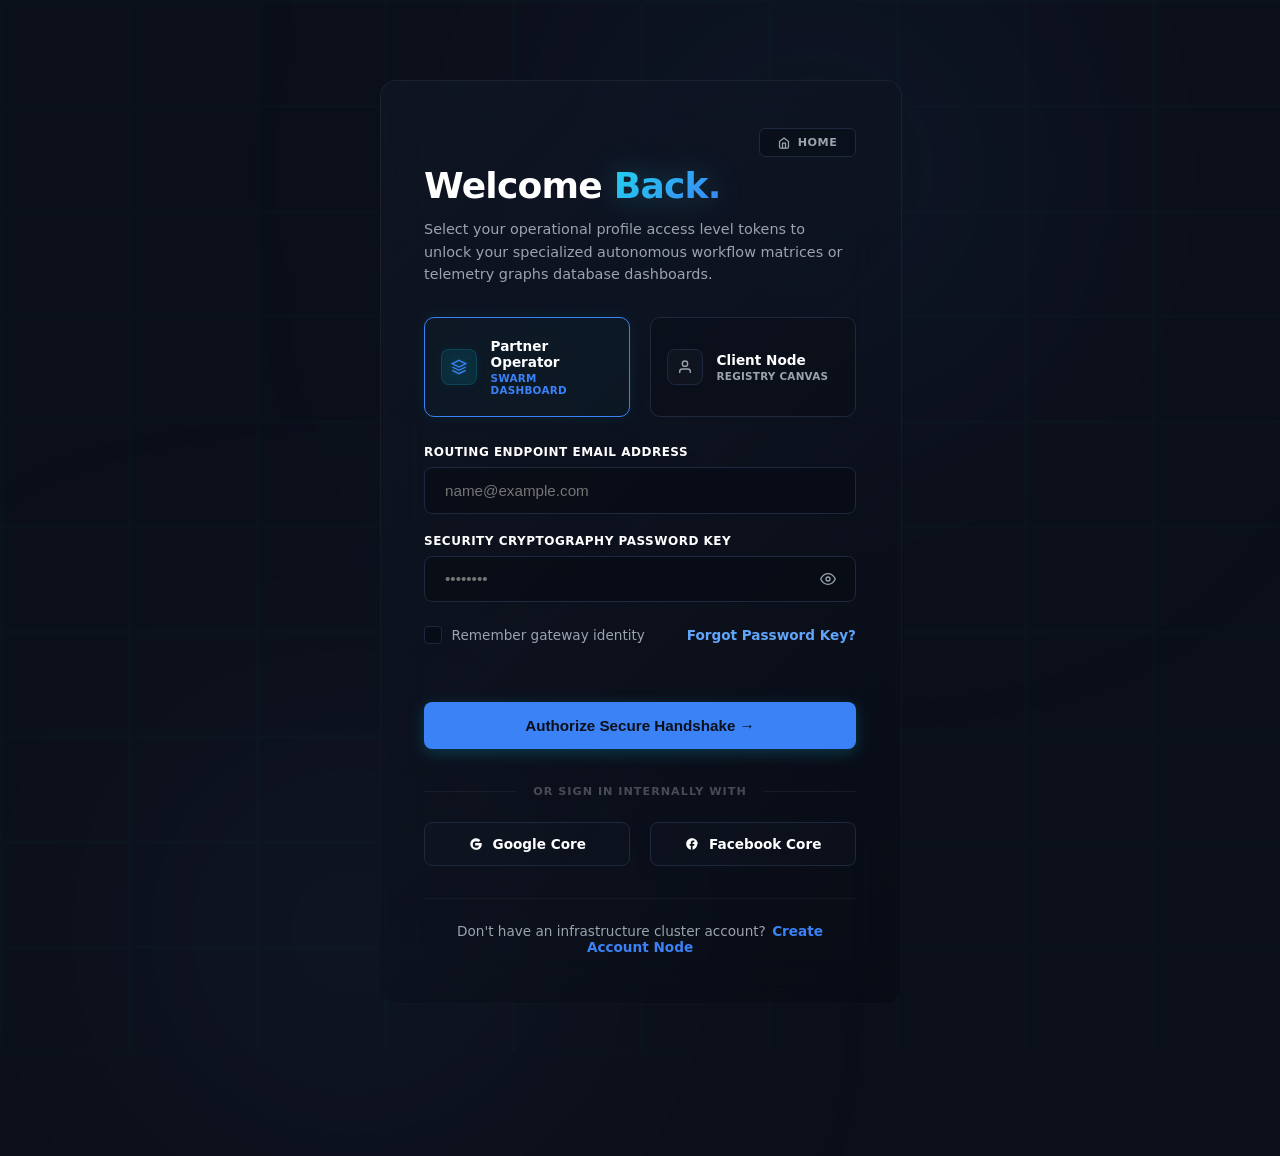
<file: login.html>
<!DOCTYPE html>
<html lang="en">
<head>
    <meta charset="UTF-8">
    <meta name="viewport" content="width=device-width, initial-scale=1.0">
    <title>StacklyNexus // Secure Terminal Authentication Gateway</title>
    <link rel="stylesheet" href="style.css">
</head>
<body class="auth-page-root">

    <!-- Deep Ambient Glow Layer Mapping -->
    <div class="auth-bg-layer">
        <svg class="auth-vector-grid" viewBox="0 0 100 100" preserveAspectRatio="none" xmlns="http://w3.org">
            <defs>
                <pattern id="auth-matrix" width="10" height="10" patternUnits="userSpaceOnUse">
                    <path d="M 10 0 L 0 0 0 10" fill="none" stroke="rgba(6, 182, 212, 0.015)" stroke-width="0.5"/>
                </pattern>
            </defs>
            <rect width="100" height="100" fill="url(#auth-matrix)" />
        </svg>
        <div class="auth-glow-orb tone-ice"></div>
        <div class="auth-glow-orb tone-sapphire"></div>
    </div>

    <!-- Central Authentication Frame Container -->
    <main class="auth-frame-container">
        <div class="auth-card-hull">
            <div class="auth-card-neon-perimeter"></div>
            
            <div class="auth-card-inner">
                
                <!-- 🌟 INTEGRATED INTERNAL HEADER CONTROLS BAR -->
                <div class="auth-card-header-actions">
                    <a href="index.html" class="btn-card-home-trigger" aria-label="Return to landing fold">
                        <svg viewBox="0 0 24 24" fill="none" stroke="currentColor" stroke-width="2.5" stroke-linecap="round" stroke-linejoin="round">
                            <path d="M3 9l9-7 9 7v11a2 2 0 0 1-2 2H5a2 2 0 0 1-2-2z"></path>
                            <polyline points="9 22 9 12 15 12 15 22"></polyline>
                        </svg>
                        <span>HOME</span>
                    </a>
                </div>

                <!-- Section Header Context Box -->
                <header class="auth-header-block">
                    <h1 class="auth-main-title">Welcome <span>Back.</span></h1>
                    <p class="auth-subtitle-desc">Select your operational profile access level tokens to unlock your specialized autonomous workflow matrices or telemetry graphs database dashboards.</p>
                </header>

                <form id="secure-gateway-form" class="auth-payload-form" novalidate>
                    
                    <!-- Role Selector Tracks Grid -->
                    <div class="auth-role-grid">
                        <div class="role-selector-card selected-role" data-role="partner" tabindex="0">
                            <div class="role-vector-box color-cyan">
                                <svg viewBox="0 0 24 24" fill="none" stroke="currentColor" stroke-width="2"><polygon points="12 2 22 7 12 12 2 7 12 2"></polygon><polyline points="2 17 12 22 22 17"></polyline><polyline points="2 12 12 17 22 12"></polyline></svg>
                            </div>
                            <div class="role-meta-rows">
                                <h3>Partner Operator</h3>
                                <p>SWARM DASHBOARD</p>
                            </div>
                        </div>

                        <div class="role-selector-card" data-role="client" tabindex="0">
                            <div class="role-vector-box color-sapphire">
                                <svg viewBox="0 0 24 24" fill="none" stroke="currentColor" stroke-width="2"><path d="M20 21v-2a4 4 0 0 0-4-4H8a4 4 0 0 0-4 4v2"></path><circle cx="12" cy="7" r="4"/></svg>
                            </div>
                            <div class="role-meta-rows">
                                <h3>Client Node</h3>
                                <p>REGISTRY CANVAS</p>
                            </div>
                        </div>
                    </div>

                    <!-- Inputs Node Stack -->
                    <div class="auth-field-node">
                        <label for="gateway-email" class="auth-field-label">Routing Endpoint Email Address</label>
                        <input type="email" id="gateway-email" placeholder="name@example.com" class="auth-raw-input">
                    </div>

                    <div class="auth-field-node">
                        <label for="gateway-password" class="auth-field-label">Security Cryptography Password Key</label>
                        <div class="auth-password-wrapper">
                            <input type="password" id="gateway-password" placeholder="••••••••" class="auth-raw-input">
                            <button type="button" class="btn-toggle-password-visibility" id="password-visibility-trigger" aria-label="Toggle password visibility">
                                <svg viewBox="0 0 24 24" fill="none" stroke="currentColor" stroke-width="2"><path d="M1 12s4-8 11-8 11 8 11 8-4 8-11 8-11-8-11-8z"/><circle cx="12" cy="12" r="3"/></svg>
                            </button>
                        </div>
                    </div>

                    <div class="auth-options-flex-row">
                        <label class="auth-checkbox-container">
                            <input type="checkbox" id="gateway-remember" class="auth-raw-checkbox">
                            <span class="custom-checkbox-box"></span>
                            <span class="checkbox-label-text">Remember gateway identity</span>
                        </label>
                        <a href="404.html" class="auth-forgot-link">Forgot Password Key?</a>
                    </div>

                    <span class="auth-gateway-alert" id="gateway-validation-msg"></span>

                    <button type="submit" class="btn-auth-handshake-submit">
                        <span>Authorize Secure Handshake →</span>
                    </button>

                </form>

                <div class="auth-divider-bar">
                    <span>OR SIGN IN INTERNALLY WITH</span>
                </div>

                <div class="auth-social-row">
                    <a href="404.html" class="btn-social-node">
                        <svg class="social-icon-vector google-colored" viewBox="0 0 24 24"><path d="M12.24 10.285V14.4h6.887c-.648 2.41-2.519 4.114-5.136 4.114A5.72 5.72 0 0 1 8.2 12.8a5.72 5.72 0 0 1 5.79-5.714c1.556 0 2.978.583 4.07 1.543l3.226-3.226A10.15 10.15 0 0 0 13.99 2c-5.523 0-10 4.477-10 10s4.477 10 10 10c5.77 0 9.57-4.057 9.57-9.743 0-.66-.06-1.29-.17-1.972H12.24Z" fill="currentColor"/></svg>
                        <span>Google Core</span>
                    </a>
                    <a href="404.html" class="btn-social-node">
                        <svg class="social-icon-vector fb-colored" viewBox="0 0 24 24" fill="currentColor"><path d="M22 12c0-5.52-4.48-10-10-10S2 6.48 2 12c0 4.84 3.44 8.87 8 9.8V15H8v-3h2V9.5C10 7.57 11.57 6 13.5 6H16v3h-2c-.55 0-1 .45-1 1v2h3v3h-3v6.95c4.56-.93 8-4.96 8-9.75z"/></svg>
                        <span>Facebook Core</span>
                    </a>
                </div>

                <footer class="auth-card-footer">
                    <p>Don't have an infrastructure cluster account? <a href="signup.html" class="auth-redirect-link">Create Account Node</a></p>
                </footer>

            </div>
        </div>
    </main>


    <style>
        /* 🌟 CARD INTERNAL HEADER ACTION LAYOUT TRACKS */
.auth-card-header-actions {
    display: flex;
    justify-content: flex-end;
    width: 100%;
    margin-bottom: 0.5rem;
}

.btn-card-home-trigger {
    display: inline-flex;
    align-items: center;
    gap: 0.5rem;
    background-color: rgba(7, 10, 19, 0.4);
    border: 1px solid var(--border);
    padding: 0.45rem 1.1rem;
    border-radius: 6px;
    color: var(--text-muted);
    font-size: 0.7rem;
    font-weight: 700;
    text-decoration: none;
    letter-spacing: 0.5px;
    transition: all 0.3s ease;
}

.btn-card-home-trigger svg {
    width: 12px;
    height: 12px;
    transition: transform 0.2s ease, color 0.2s ease;
}

/* 🌟 INTERACTIVE NEON GLOW ACTIONS */
.btn-card-home-trigger:hover {
    color: #ffffff;
    border-color: var(--primary);
    background-color: rgba(6, 182, 212, 0.08);
    box-shadow: 0 0 12px rgba(6, 182, 212, 0.25);
}

.btn-card-home-trigger:hover svg {
    transform: scale(1.05);
    color: var(--primary);
}

/* 📱 RESPONSIVE LAYOUT ADJUSTMENT OVERRIDES */
@media (max-width: 480px) {
    .auth-card-header-actions {
        justify-content: center; /* Centers the button inside card viewports on tight mobile grids */
        margin-bottom: 1rem;
    }
}

        /* 🌟 PREMIUM SYSTEM INDEPENDENT AUTH LAYOUT ENGINE STYLES */
.auth-page-root {
    margin: 0;
    padding: 0;
    width: 100vw;
    min-height: 100vh;
    background-color: var(--bg-main);
    color: #ffffff;
    font-family: system-ui, -apple-system, BlinkMacSystemFont, 'Segoe UI', Roboto, sans-serif;
    display: flex;
    flex-direction: column;
    justify-content: center;
    align-items: center;
    position: relative;
    overflow-x: hidden;
}

/* Background Graphical Layer Tracks mapping */
.auth-bg-layer {
    position: absolute;
    top: 0;
    left: 0;
    width: 100%;
    height: 100%;
    z-index: 1;
    pointer-events: none;
}

.auth-vector-grid { width: 100%; height: 100%; }

.auth-glow-orb {
    position: absolute;
    border-radius: 50%;
    filter: blur(140px);
    opacity: 0.15;
    mix-blend-mode: screen;
}

.tone-ice { top: -10%; right: 15%; width: 550px; height: 550px; background: radial-gradient(circle, var(--primary) 0%, transparent 70%); }
.tone-sapphire { bottom: -10%; left: 10%; width: 450px; height: 450px; background: radial-gradient(circle, var(--accent) 0%, transparent 70%); }

/* Navigation Back Header Node */
.auth-top-navbar {
    position: absolute;
    top: 2rem;
    right: 3rem;
    z-index: 100;
}

.btn-return-home {
    display: inline-flex;
    align-items: center;
    gap: 0.5rem;
    background-color: rgba(17, 23, 38, 0.4);
    border: 1px solid var(--border);
    padding: 0.5rem 1.25rem;
    border-radius: 6px;
    color: var(--text-muted);
    font-size: 0.75rem;
    font-weight: 700;
    text-decoration: none;
    letter-spacing: 1px;
    transition: all 0.3s ease;
}

.btn-return-home svg { width: 12px; height: 12px; transition: transform 0.2s ease; }
.btn-return-home:hover { color: #ffffff; border-color: var(--primary); box-shadow: 0 0 10px rgba(6, 182, 212, 0.2); }
.btn-return-home:hover svg { transform: translateX(-2px); }

/* Central Glassmorphic Portal Architecture Hull Box */
.auth-frame-container {
    position: relative;
    width: 92%;
    max-width: 520px;
    margin: 5rem 0 3rem 0;
    z-index: 5;
}

.auth-card-hull {
    position: relative;
    width: 100%;
    background: linear-gradient(135deg, rgba(17, 23, 38, 0.75) 0%, rgba(7, 10, 19, 0.5) 100%);
    backdrop-filter: blur(25px);
    -webkit-backdrop-filter: blur(25px);
    border-radius: 16px;
}

.auth-card-hull::before {
    content: '';
    position: absolute;
    top: 0;
    left: 0;
    width: 100%;
    height: 100%;
    border-radius: 16px;
    padding: 1px;
    background: linear-gradient(180deg, rgba(255, 255, 255, 0.06) 0%, rgba(255, 255, 255, 0.01) 100%);
    -webkit-mask: linear-gradient(#fff 0 0) content-box, linear-gradient(#fff 0 0);
    -webkit-mask-composite: xor;
    mask-composite: exclude;
    pointer-events: none;
}

.auth-card-inner { padding: 3rem 2.75rem; }

.auth-header-block { margin-bottom: 2rem; }

.auth-main-title { font-size: 2.25rem; font-weight: 800; color: #ffffff; letter-spacing: -0.75px; margin: 0 0 0.75rem 0; }
.auth-main-title span { background: linear-gradient(135deg, #22d3ee 0%, #3b82f6 100%); -webkit-background-clip: text; -webkit-text-fill-color: transparent; filter: drop-shadow(0 0 15px rgba(34, 211, 238, 0.25)); }
.auth-subtitle-desc { font-size: 0.9rem; line-height: 1.55; color: var(--text-muted); margin: 0; }

.auth-payload-form { display: flex; flex-direction: column; gap: 1.25rem; }

/* 🔄 Role Selection Grid Boxes */
.auth-role-grid {
    display: grid;
    grid-template-columns: 1fr 1fr;
    gap: 1.25rem;
    margin-bottom: 0.5rem;
}

.role-selector-card {
    position: relative;
    border: 1px solid var(--border);
    background-color: rgba(7, 10, 19, 0.3);
    border-radius: 10px;
    padding: 1.25rem 1rem;
    display: flex;
    align-items: center;
    gap: 0.85rem;
    cursor: pointer;
    outline: none;
    transition: all 0.3s cubic-bezier(0.16, 1, 0.3, 1);
}

.role-vector-box {
    width: 34px;
    height: 34px;
    border-radius: 8px;
    background-color: rgba(255, 255, 255, 0.02);
    border: 1px solid var(--border);
    display: flex;
    justify-content: center;
    align-items: center;
    color: var(--text-muted);
    flex-shrink: 0;
    transition: all 0.3s ease;
}

.role-vector-box svg { width: 16px; height: 16px; }
.role-meta-rows h3 { margin: 0 0 2px 0; font-size: 0.85rem; font-weight: 700; color: #ffffff; }
.role-meta-rows p { margin: 0; font-size: 0.65rem; font-weight: 700; color: var(--text-muted); letter-spacing: 0.25px; }

/* Selection state class updates toggled dynamically via Javascript */
.role-selector-card:hover, .role-selector-card:focus {
    border-color: rgba(6, 182, 212, 0.3);
    background-color: rgba(17, 23, 38, 0.4);
}

.role-selector-card.selected-role {
    background-color: rgba(6, 182, 212, 0.03);
    border-color: var(--primary);
    box-shadow: 0 0 15px rgba(6, 182, 212, 0.1);
}

.role-selector-card.selected-role .role-vector-box.color-cyan { background-color: rgba(6, 182, 212, 0.1); border-color: rgba(6, 182, 212, 0.2); color: var(--primary); filter: drop-shadow(0 0 4px rgba(6, 182, 212, 0.3)); }
.role-selector-card.selected-role .role-vector-box.color-sapphire { background-color: rgba(59, 130, 246, 0.15); border-color: rgba(59, 130, 246, 0.2); color: #60a5fa; filter: drop-shadow(0 0 4px rgba(59, 130, 246, 0.3)); }
.role-selector-card.selected-role .role-meta-rows p { color: var(--primary); }
.role-selector-card:nth-child(2).selected-role .role-meta-rows p { color: #60a5fa; }

/* General Form Elements */
.auth-field-node { display: flex; flex-direction: column; gap: 0.5rem; }
.auth-field-label { font-size: 0.75rem; font-weight: 700; text-transform: uppercase; letter-spacing: 0.5px; color: #ffffff; }

.auth-raw-input {
    width: 100%;
    background-color: rgba(7, 10, 19, 0.6);
    border: 1px solid var(--border);
    border-radius: 8px;
    padding: 0.85rem 1.25rem;
    color: #ffffff;
    font-size: 0.95rem;
    outline: none;
    box-sizing: border-box;
    transition: all 0.3s ease;
}

.auth-raw-input:focus { border-color: var(--primary); background-color: rgba(17, 23, 38, 0.8); box-shadow: 0 0 15px rgba(6, 182, 212, 0.15); }
.auth-raw-input.input-error-state { border-color: #ef4444 !important; box-shadow: 0 0 12px rgba(239, 68, 68, 0.2) !important; }

/* Inline password button wrap */
.auth-password-wrapper { position: relative; width: 100%; }
.auth-password-wrapper .auth-raw-input { padding-right: 3rem; }

.btn-toggle-password-visibility {
    position: absolute;
    right: 1.25rem;
    top: 50%;
    transform: translateY(-50%);
    background: none;
    border: none;
    color: var(--text-muted);
    cursor: pointer;
    display: flex;
    justify-content: center;
    align-items: center;
    padding: 0;
}

.btn-toggle-password-visibility svg { width: 16px; height: 16px; transition: color 0.2s ease; }
.btn-toggle-password-visibility:hover svg { color: #ffffff; }

/* Options Row Track Layout */
.auth-options-flex-row { display: flex; justify-content: space-between; align-items: center; margin-top: 0.25rem; }

.auth-checkbox-container { display: flex; align-items: center; gap: 0.6rem; cursor: pointer; position: relative; user-select: none; }
.auth-raw-checkbox { position: absolute; opacity: 0; cursor: pointer; height: 0; width: 0; }

.custom-checkbox-box {
    width: 16px;
    height: 16px;
    background-color: rgba(7, 10, 19, 0.6);
    border: 1px solid var(--border);
    border-radius: 4px;
    display: block;
    position: relative;
    transition: all 0.2s ease;
}

.auth-checkbox-container:hover .custom-checkbox-box { border-color: rgba(6, 182, 212, 0.4); }
.auth-raw-checkbox:checked ~ .custom-checkbox-box { background-color: var(--primary); border-color: var(--primary); box-shadow: 0 0 8px rgba(6, 182, 212, 0.4); }
.custom-checkbox-box::after { content: ''; position: absolute; display: none; left: 5px; top: 2px; width: 4px; height: 8px; border: solid var(--bg-main); border-width: 0 2px 2px 0; transform: rotate(45deg); }
.auth-raw-checkbox:checked ~ .custom-checkbox-box::after { display: block; }
.checkbox-label-text { font-size: 0.85rem; color: var(--text-muted); font-weight: 500; }

.auth-forgot-link, .auth-redirect-link { font-size: 0.85rem; font-weight: 600; color: var(--accent); text-decoration: none; transition: color 0.2s ease, text-shadow 0.2s ease; }
.auth-forgot-link:hover, .auth-redirect-link:hover { color: #60a5fa; text-shadow: 0 0 8px rgba(96, 165, 250, 0.3); }

/* Gateway Global Warning Alert Field Box */
.auth-gateway-alert { font-size: 0.8rem; color: #ef4444; font-weight: 600; min-height: 18px; display: block; opacity: 0; transform: translateY(-3px); transition: all 0.3s ease; text-align: center; }
.auth-gateway-alert.alert-visible { opacity: 1; transform: translateY(0); }

/* Primary Consultation Authorization Handshake Button Anchor */
.btn-auth-handshake-submit {
    width: 100%;
    padding: 0.95rem 0;
    background-color: var(--primary);
    border: none;
    border-radius: 8px;
    color: var(--bg-main);
    font-size: 0.95rem;
    font-weight: 700;
    cursor: pointer;
    box-shadow: 0 4px 15px rgba(6, 182, 212, 0.25);
    transition: all 0.3s cubic-bezier(0.16, 1, 0.3, 1);
}

.btn-auth-handshake-submit:hover { background-color: #ffffff; box-shadow: 0 6px 20px rgba(255, 255, 255, 0.3), 0 0 12px var(--primary); transform: translateY(-1px); }

/* Separator Row Lines */
.auth-divider-bar {
    display: flex;
    align-items: center;
    text-align: center;
    margin: 2.25rem 0 1.5rem 0;
}

.auth-divider-bar::before, .auth-divider-bar::after { content: ''; flex: 1; border-bottom: 1px solid rgba(255, 255, 255, 0.05); }
.auth-divider-bar span { padding: 0 1rem; font-size: 0.7rem; font-weight: 700; color: rgba(255,255,255,0.25); letter-spacing: 1px; }

/* Social Anchor Buttons Panel */
.auth-social-row { display: grid; grid-template-columns: 1fr 1fr; gap: 1.25rem; margin-bottom: 2rem; }

.btn-social-node {
    display: inline-flex;
    align-items: center;
justify-content: center;gap: 0.65rem;background-color: rgba(17, 23, 38, 0.3);border: 1px solid var(--border);padding: 0.8rem 0;border-radius: 8px;color: #ffffff;font-size: 0.85rem;font-weight: 600;text-decoration: none;transition: all 0.3s ease;}.btn-social-node:hover { background-color: rgba(17, 23, 38, 0.6); border-color: rgba(255, 255, 255, 0.15); transform: translateY(-1px); }.social-icon-vector { width: 14px; height: 14px; }.btn-social-node:hover .google-colored { color: #ef4444; filter: drop-shadow(0 0 4px rgba(239, 68, 68, 0.4)); }.btn-social-node:hover .fb-colored { color: #3b82f6; filter: drop-shadow(0 0 4px rgba(59, 130, 246, 0.4)); }.auth-card-footer { text-align: center; border-top: 1px solid rgba(255, 255, 255, 0.04); padding-top: 1.5rem; }.auth-card-footer p { font-size: 0.85rem; color: var(--text-muted); margin: 0; }.auth-card-footer .auth-redirect-link { color: var(--primary); margin-left: 2px; }.auth-card-footer .auth-redirect-link:hover { color: #22d3ee; }/* 📱 ADAPTIVE MOBILE BREAKPOINTS OVERRIDES */@media (max-width: 580px) {.auth-top-navbar { top: 1.5rem; right: 1.5rem; }.auth-card-inner { padding: 2.25rem 1.5rem; }.auth-role-grid { grid-template-columns: 1fr; gap: 1rem; }.auth-options-flex-row { flex-direction: column; gap: 1rem; align-items: flex-start; }.auth-social-row { grid-template-columns: 1fr; gap: 1rem; }}


    </style>

    <script>
   document.addEventListener("DOMContentLoaded", () => {

    // 🌟 SECURE AUTHENTICATION GATEWAY CENTRAL ENGINE CONFIGURATION
    const authGatewayForm = document.getElementById("secure-gateway-form");
    const roleSelectorCards = document.querySelectorAll(".role-selector-card");
    const emailFieldNode = document.getElementById("gateway-email");
    const passwordFieldNode = document.getElementById("gateway-password");
    const alertMessageSpan = document.getElementById("gateway-validation-msg");
    const visibilityTriggerBtn = document.getElementById("password-visibility-trigger");

    let currentSelectedRoleToken = "partner";

    // 🌟 1. ROLE CARD SELECTION
    roleSelectorCards.forEach(card => {

        const toggleActiveSelection = () => {
            roleSelectorCards.forEach(c => c.classList.remove("selected-role"));
            card.classList.add("selected-role");

            currentSelectedRoleToken = card.getAttribute("data-role");

            clearActiveErrorStates();
        };

        card.addEventListener("click", toggleActiveSelection);

        card.addEventListener("keydown", (e) => {
            if (e.key === "Enter" || e.key === " ") {
                e.preventDefault();
                toggleActiveSelection();
            }
        });

    });

    // 🌟 2. PASSWORD SHOW / HIDE
    if (visibilityTriggerBtn && passwordFieldNode) {

        visibilityTriggerBtn.addEventListener("click", () => {

            const isHidden = passwordFieldNode.type === "password";

            passwordFieldNode.type = isHidden ? "text" : "password";

            visibilityTriggerBtn.style.color = isHidden
                ? "var(--primary)"
                : "var(--text-muted)";

        });

    }

    // 🌟 3. LOGIN SUBMIT
    if (authGatewayForm) {

        authGatewayForm.addEventListener("submit", (event) => {

            event.preventDefault();

            const targetEmailValue = emailFieldNode.value.trim();
            const targetPasswordValue = passwordFieldNode.value.trim();

            // Empty validation
            if (!targetEmailValue || !targetPasswordValue) {
                triggerGatewayFailure("Please fill out all fields.");
                highlightBlankInputs();
                return;
            }

            // Email validation
            const standardEmailRegex = /^[^\s@]+@[^\s@]+\.[^\s@]+$/;

            if (!standardEmailRegex.test(targetEmailValue)) {
                triggerGatewayFailure("Please provide a valid routing email address.");
                emailFieldNode.classList.add("input-error-state");
                return;
            }

            clearActiveErrorStates();

            // ============================
            // SAVE USER SESSION
            // ============================

            // Save email
            localStorage.setItem("activeOperatorEmail", targetEmailValue);

            // Save username (before @)
            const operatorName = targetEmailValue.split("@")[0];

            localStorage.setItem("activeOperatorName", operatorName);

            // Save role
            localStorage.setItem("activeOperatorRole", currentSelectedRoleToken);

            // Redirect
            if (currentSelectedRoleToken === "partner") {
                window.location.href = "partner-dashboard.html";
            } else if (currentSelectedRoleToken === "client") {
                window.location.href = "client-dashboard.html";
            }

        });

        // Remove errors while typing
        [emailFieldNode, passwordFieldNode].forEach(field => {

            field.addEventListener("input", () => {

                if (field.classList.contains("input-error-state")) {
                    clearActiveErrorStates();
                }

            });

        });

    }

    // ============================
    // ERROR FUNCTIONS
    // ============================

    function triggerGatewayFailure(messageString) {

        if (alertMessageSpan) {
            alertMessageSpan.textContent = messageString;
            alertMessageSpan.classList.add("alert-visible");
        }

    }

    function highlightBlankInputs() {

        if (emailFieldNode.value.trim() === "") {
            emailFieldNode.classList.add("input-error-state");
        }

        if (passwordFieldNode.value.trim() === "") {
            passwordFieldNode.classList.add("input-error-state");
        }

        const activeFormCardBox = document.querySelector(".auth-card-hull");

        if (activeFormCardBox) {

            activeFormCardBox.style.transform = "translateX(-4px)";

            setTimeout(() => {
                activeFormCardBox.style.transform = "translateX(4px)";
            }, 80);

            setTimeout(() => {
                activeFormCardBox.style.transform = "";
            }, 160);

        }

    }

    function clearActiveErrorStates() {

        if (alertMessageSpan) {
            alertMessageSpan.textContent = "";
            alertMessageSpan.classList.remove("alert-visible");
        }

        emailFieldNode.classList.remove("input-error-state");
        passwordFieldNode.classList.remove("input-error-state");

    }

});
    </script>
</body>
</html>
</file>
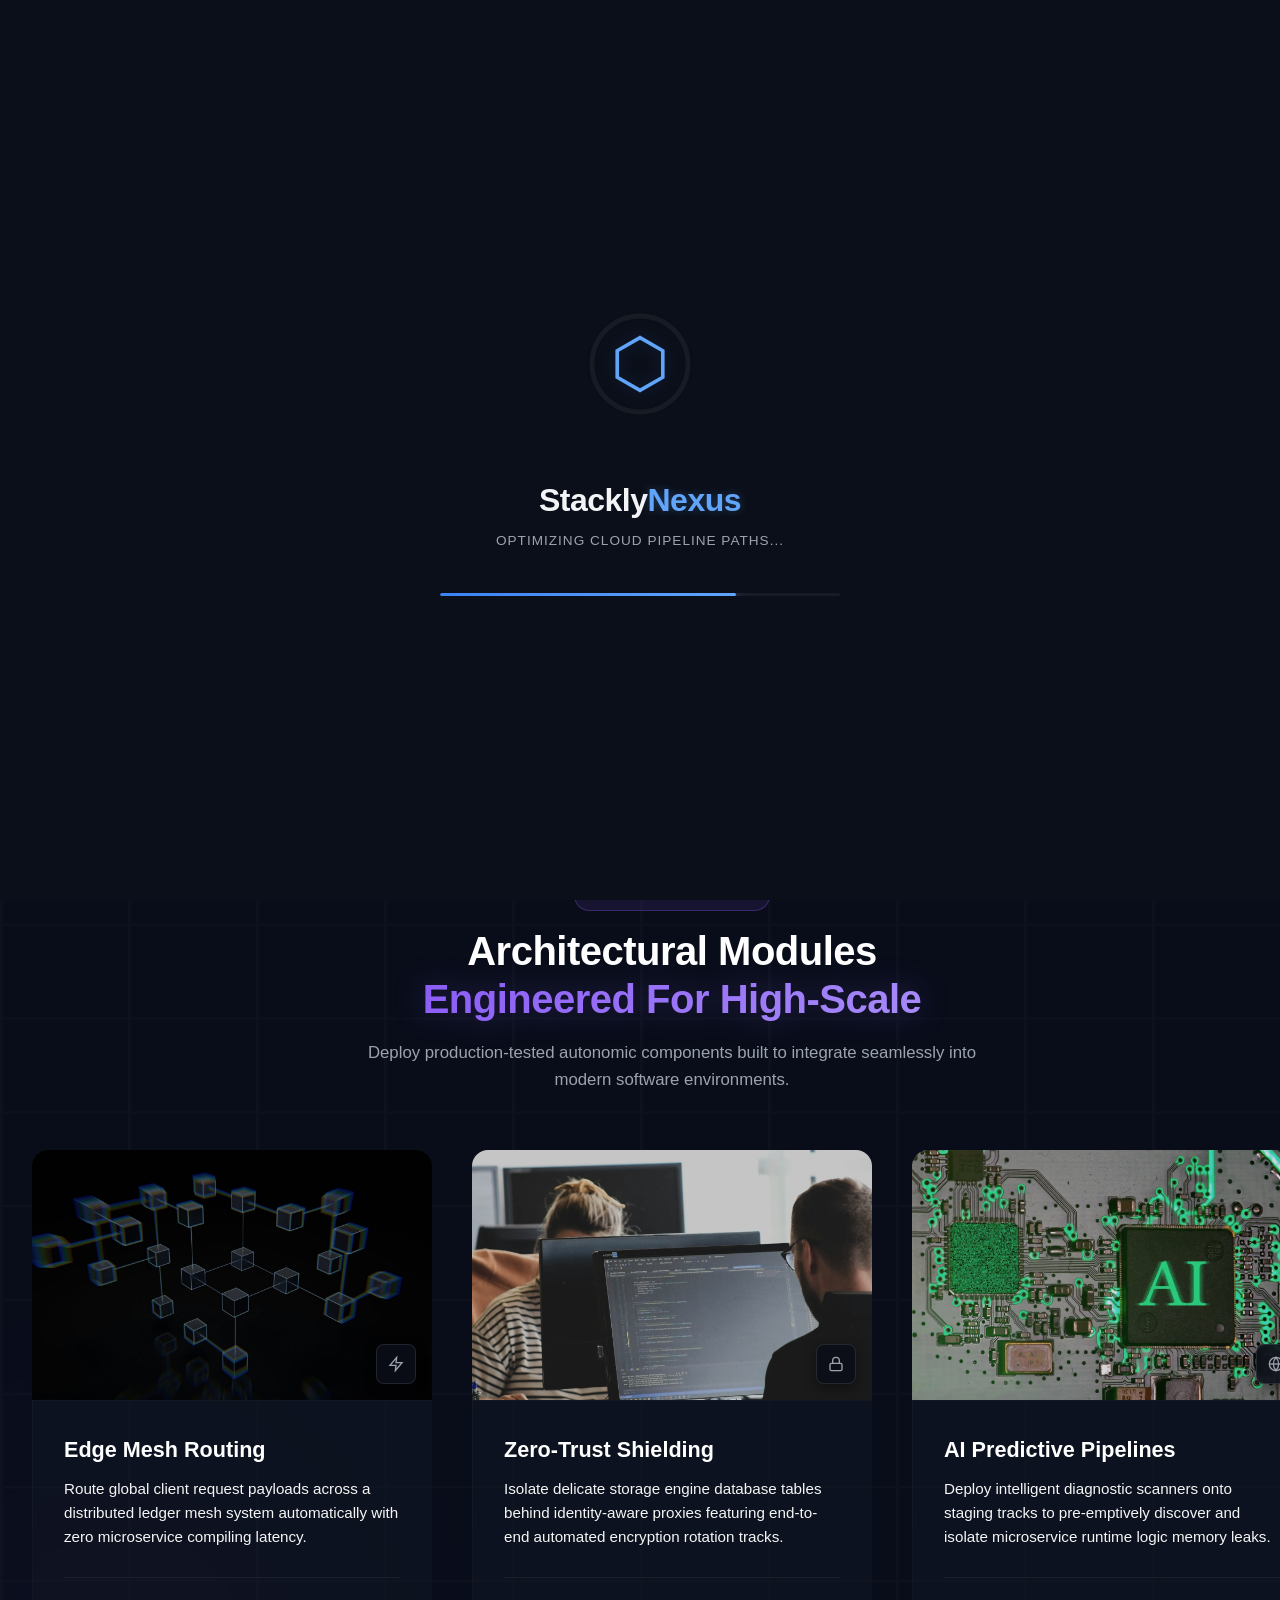
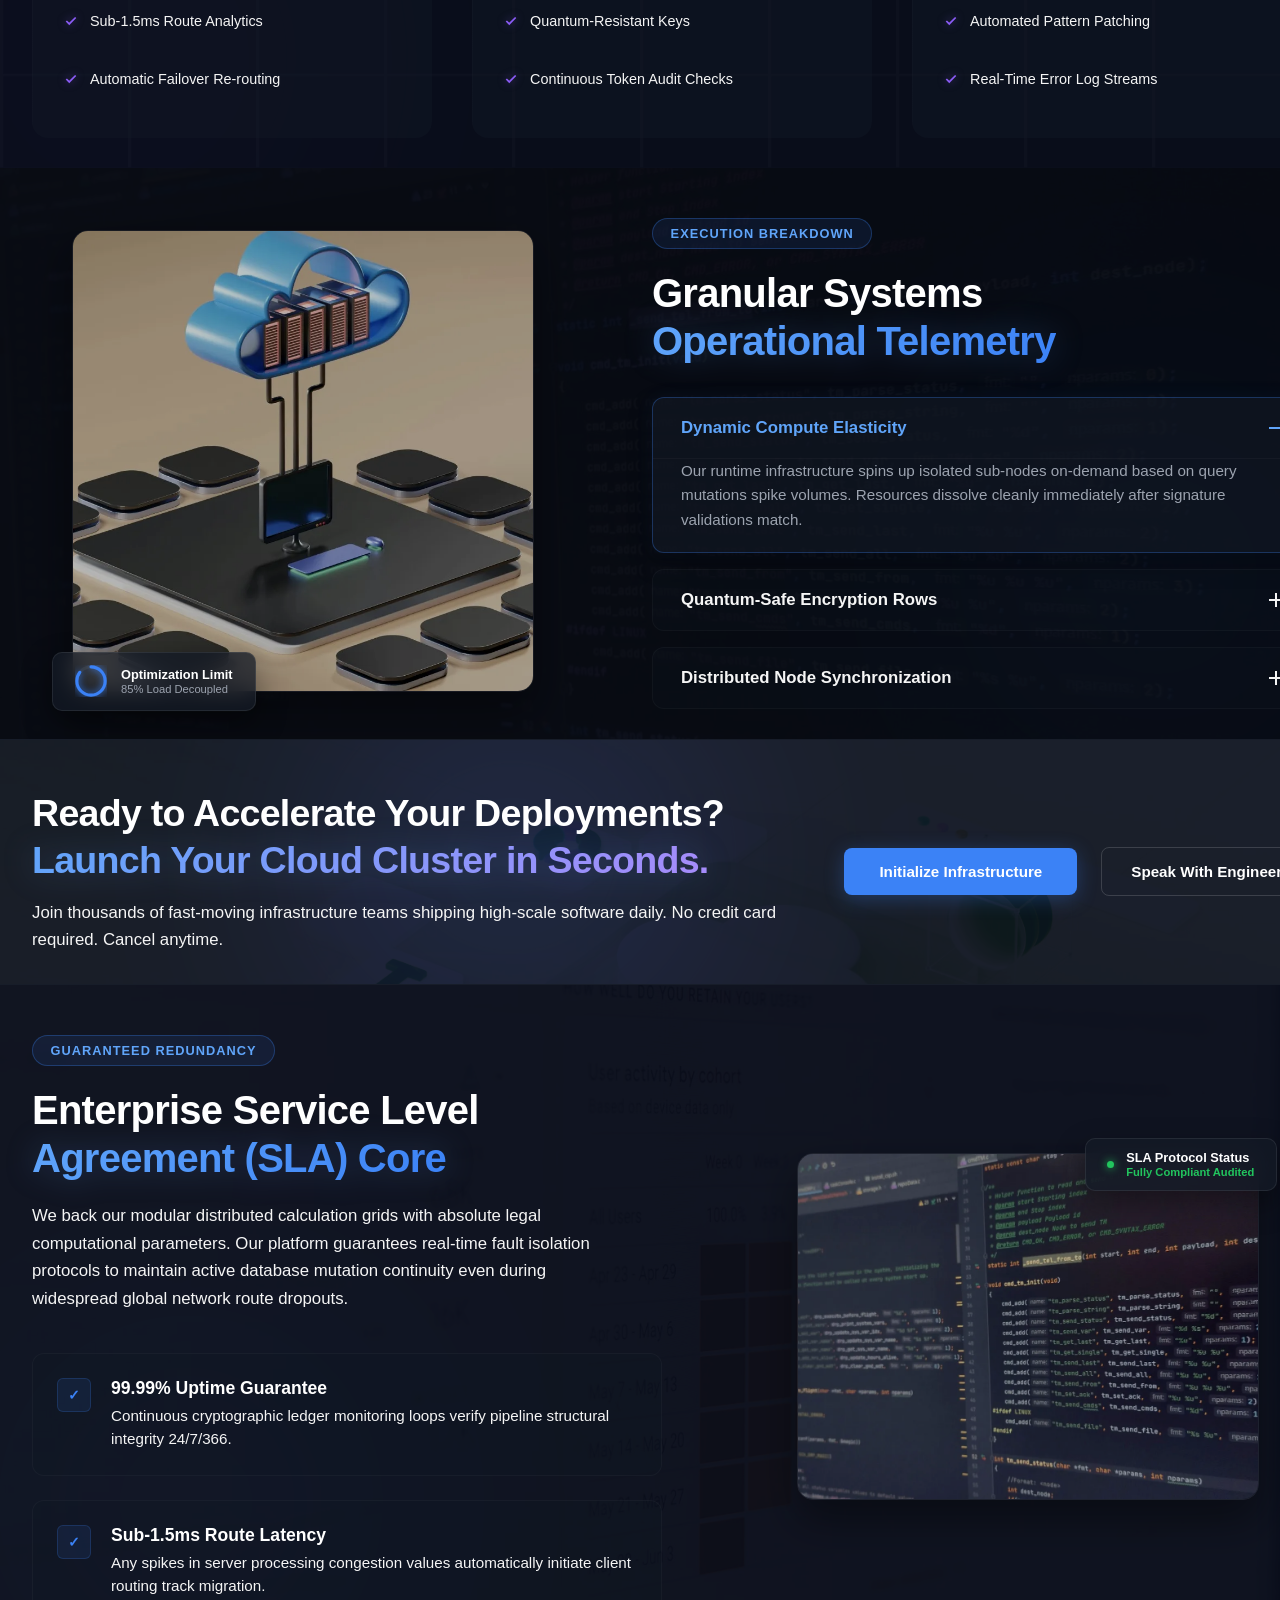
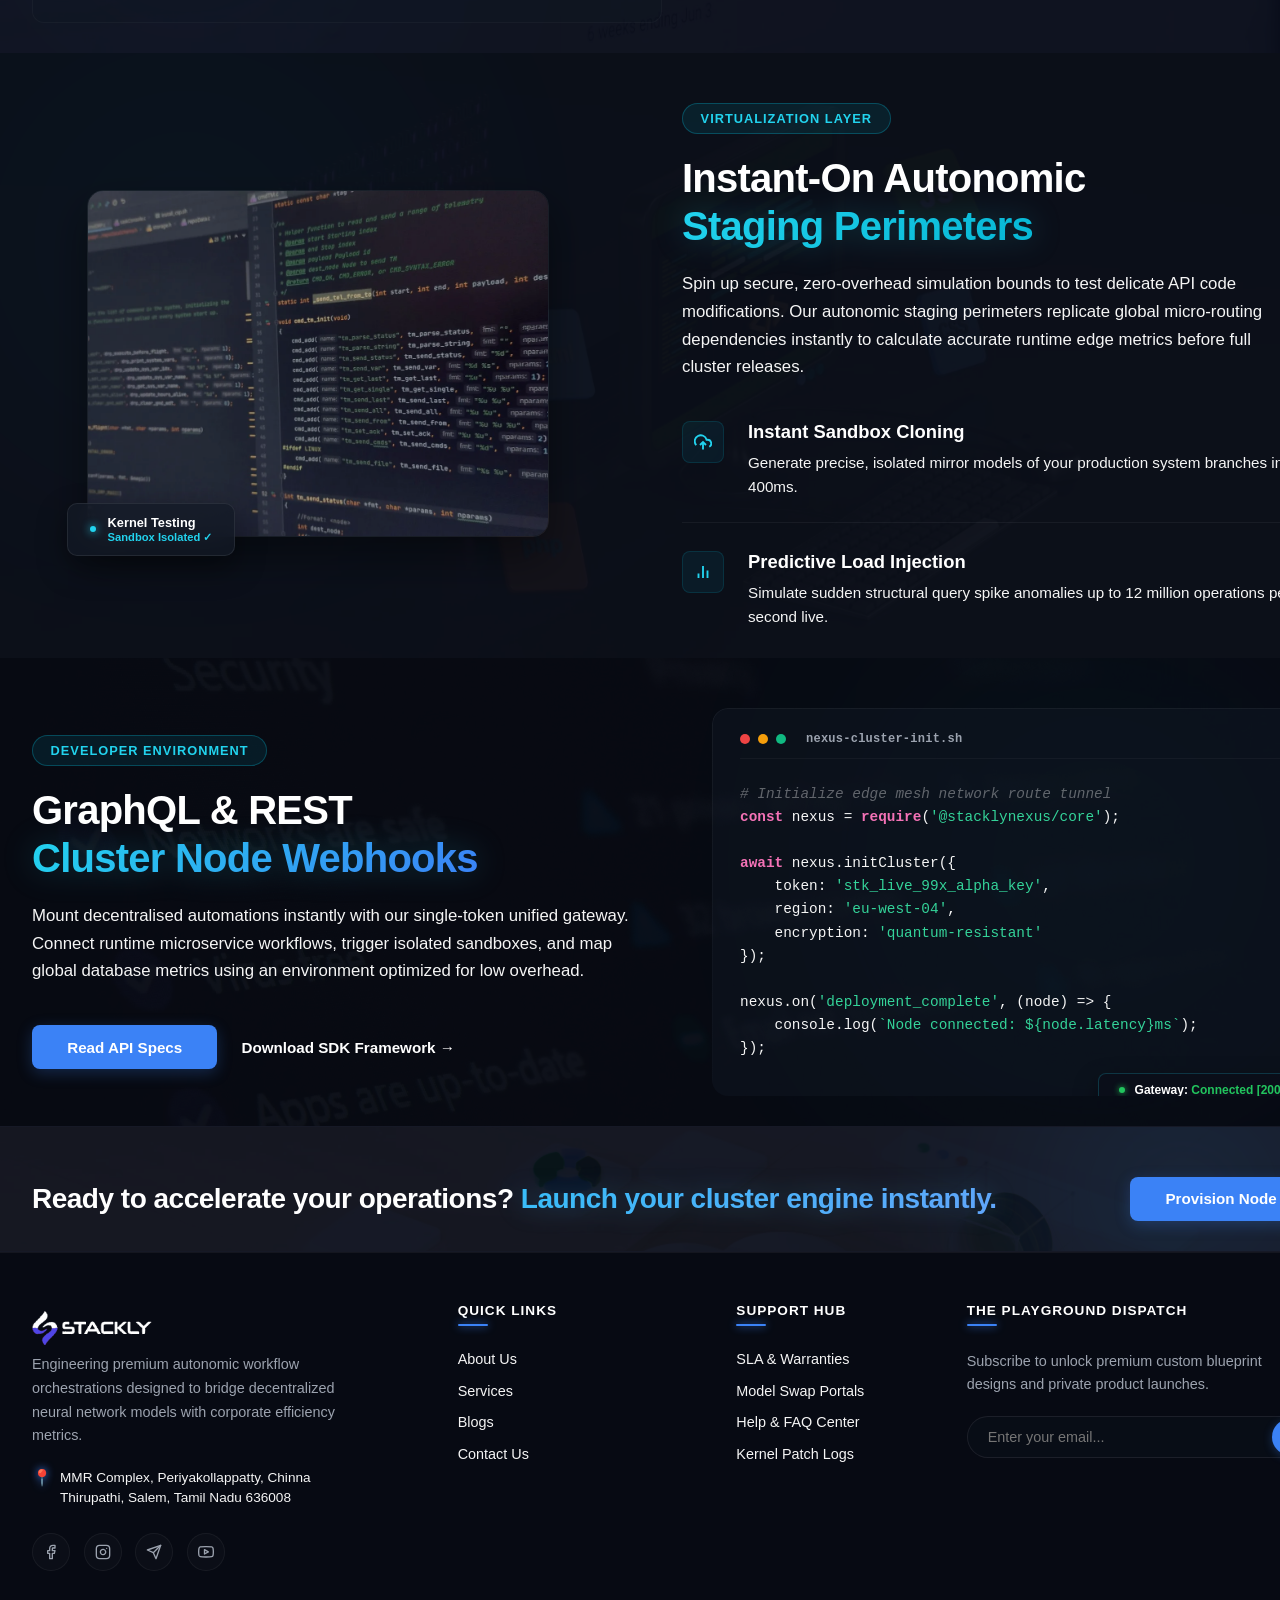
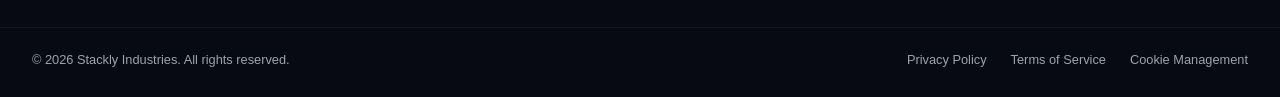
<file: services.html>
<!DOCTYPE html>
<html lang="en">
<head>
    <meta charset="UTF-8">
    <meta name="viewport" content="width=device-width, initial-scale=1.0">
    <title>Stackly // Next-Gen Software Solutions</title>
    <link rel="stylesheet" href="style.css">
</head>
<body>

    <!-- 🌟 MODERN PRELOADER OVERLAY -->
    <div id="preloader">
        <div class="preloader-content">
            <!-- Animated Vector Logo Matrix -->
            <div class="vector-logo-container">
                <svg class="glow-vector" viewBox="0 0 100 100" xmlns="http://w3.org">
                    <!-- Outer Ring Path -->
                    <circle class="ring-track" cx="50" cy="50" r="40" />
                    <circle class="ring-pulse" cx="50" cy="50" r="40" />
                    <!-- Inner Core Tech Node Vector -->
                    <polygon class="core-node" points="50,28 69,39 69,61 50,72 31,61 31,39" />
                </svg>
            </div>
            
            <!-- Branding Text Matrix -->
            <div class="loading-text-group">
                <h2 class="loading-brand">Stackly<span>Nexus</span></h2>
                <p class="loading-status">Initializing Core Modules...</p>
            </div>

            <!-- Sleek Linear Progress Track -->
            <div class="progress-bar-container">
                <div class="progress-fill"></div>
            </div>
        </div>
    </div>


   

   <script>
    document.addEventListener("DOMContentLoaded", () => {
    
    const preloader = document.getElementById("preloader");
    const progressFill = document.querySelector(".progress-fill");
    const appContent = document.getElementById("app-content");
    const statusText = document.querySelector(".loading-status");

    // Dynamic loading text states array
    const trackingPhrases = [
        "Initializing core modules...",
        "Establishing secure connection layers...",
        "Optimizing cloud pipeline paths...",
        "Rendering visualization grids..."
    ];

    let currentProgress = 0;
    let phraseIndex = 0;

    // 1. Loading Sequence Pipeline Simulation
    const preloaderInterval = setInterval(() => {
        // Increment loading metrics non-linearly for real-world simulation feel
        currentProgress += Math.floor(Math.random() * 12) + 4;
        
        if (currentProgress >= 100) {
            currentProgress = 100;
            clearInterval(preloaderInterval);
            terminatePreloader();
        }

        // Apply progressive width to CSS element
        progressFill.style.width = `${currentProgress}%`;

        // Cycle through dynamic feedback states contextually
        if (currentProgress > (phraseIndex + 1) * 25 && phraseIndex < trackingPhrases.length - 1) {
            phraseIndex++;
            statusText.innerText = trackingPhrases[phraseIndex];
        }
    }, 500);

    // 2. Clear preloader overlay smoothly out of user focus
    function terminatePreloader() {
        statusText.innerText = "Ready.";
        
        setTimeout(() => {
            // Apply layout exit shifts
            preloader.classList.add("preloader-hidden");
            
            // Bring primary layout container cleanly into vision
            if(appContent) {
                appContent.classList.remove("content-hidden");
                appContent.classList.add("content-visible");
            }
        }, 1000);
    }
});

   </script>

  <!-- 🌟 FIXED, CENTER-ALIGNED HEADER MODULE -->
<header class="navbar-fixed">
    <div class="nav-container">
        
        <!-- Brand Logo Unit (Clicking refreshes the active viewport window) -->
       <a href="javascript:void(0);" class="brand-logo" onclick="window.location.reload();" aria-label="StacklyNexus Home">
    <img src="./Assests/software icon.webp"
         alt="StacklyNexus Logo"
         class="logo-img">

  
</a>

        <!-- Responsive Mobile Drawer Toggle -->
        <button class="hamburger-trigger" aria-label="Toggle Navigation Menu" aria-expanded="false">
            <div class="hamburger-bar"></div>
            <div class="hamburger-bar"></div>
            <div class="hamburger-bar"></div>
        </button>

        <!-- Desktop and Mobile Menu Control Hub -->
        <nav class="nav-menu-wrapper">
            <ul class="nav-list">
                <li><a href="index.html" class="nav-item ">Home</a></li>
                <li><a href="about.html" class="nav-item ">About Us</a></li>
                <li><a href="services.html" class="nav-item active">Services</a></li>
                <li><a href="blogs.html" class="nav-item">Blogs</a></li>
                <li><a href="contact.html" class="nav-item">Contact Us</a></li>
            </ul>
        </nav>

        <!-- Right Aligned Authentication Container -->
        <div class="nav-auth-panel">
            <a href="login.html" class="btn-auth">Login</a>
        </div>

    </div>
</header>




<script>
   document.addEventListener("DOMContentLoaded", () => {

    const hamburgerTrigger = document.querySelector(".hamburger-trigger");
    const navMenuWrapper = document.querySelector(".nav-menu-wrapper");
    const navLinks = document.querySelectorAll(".nav-item");
    const authPanel = document.querySelector(".nav-auth-panel");

    // 1. Mobile Drawer Toggle Control Mechanics
    const toggleMobileMenu = () => {
        const isOpen = navMenuWrapper.classList.toggle("drawer-open");
        hamburgerTrigger.classList.toggle("hamburger-active");
        hamburgerTrigger.setAttribute("aria-expanded", isOpen);
        
        if (isOpen) {
            // Append auth logic internally inside layout drawer on tiny viewports
            navMenuWrapper.appendChild(authPanel);
            document.body.style.overflow = "hidden"; // Freeze underlying scroll tracks
        } else {
            // Restore auth node cleanly back onto core grid setup track line
            document.querySelector(".nav-container").appendChild(authPanel);
            document.body.style.overflow = "";
        }
    };

    hamburgerTrigger.addEventListener("click", toggleMobileMenu);

    // 2. Click Navigation and Class State Refinement
    navLinks.forEach(item => {
        item.addEventListener("click", function() {
            // Clear prior active classes
            document.querySelector(".nav-item.active")?.classList.remove("active");
            
            // Apply fresh current active rule assignments
            this.classList.add("active");

            // Fast close drawer if screen size triggers a click action inside responsive layout viewports
            if (navMenuWrapper.classList.contains("drawer-open")) {
                toggleMobileMenu();
            }
        });
    });
});


</script>

<!-- 🌟 HIGH-TECH SERVICES HERO COMPONENT -->
<section id="services-hero" class="srv-hero-frame">
    
    <!-- Background Canvas Texture Layer Mapping -->
    <div class="srv-hero-bg-layer">
        <img src="./Assests/micro service.webp" alt="Global digital data stream spatial mesh backdrop" class="srv-hero-mesh-img">
        <div class="srv-hero-glow-orb srv-cyan-orb"></div>
        <div class="srv-hero-glow-orb srv-violet-orb"></div>
    </div>

    <div class="srv-hero-container">
        
        <!-- Left Side Column Text & Core Capabilities Intro -->
        <div class="srv-hero-text-block">
            <div class="srv-hero-badge">
                <span class="srv-pulse-dot"></span>
                <span>Production-Ready Frameworks</span>
            </div>
            
            <h1 class="srv-hero-main-title">
                Engineered Core <br>
                <span class="srv-neon-gradient-text">Infrastructure Systems</span>
            </h1>
            
            <p class="srv-hero-subtitle-desc">
                Accelerate your software ecosystem with enterprise-grade modular capabilities. We provide production-tested distributed routing networks, deep automated proxy protection walls, and runtime telemetry engines optimized for speed.
            </p>
            
            <!-- Quick Feature Links / CTA Group -->
            <div class="srv-cta-group-row">
                <a href="404.html" class="btn-srv-hero-primary">Explore Catalog</a>
                <a href="404.html" class="btn-srv-hero-secondary">
                    <span>Request Custom Build</span>
                    <svg class="srv-arrow-vector" viewBox="0 0 24 24" fill="none" stroke="currentColor" stroke-width="2.5">
                        <line x1="5" y1="12" x2="19" y2="12"></line>
                        <polyline points="12 5 19 12 12 19"></polyline>
                    </svg>
                </a>
            </div>
        </div>

        <!-- Right Side Column Visual Showcase Canvas -->
        <div class="srv-hero-showcase-block">
            <div class="srv-showcase-backdrop-glow"></div>
            <div class="srv-showcase-hull-frame">
                <!-- High-contrast dashboard control monitor graphic serves as the centerpiece visual -->
                <img src="./Assests/security protocol.webp" alt="Active system monitoring grid telemetry screen asset" class="srv-showcase-main-img">
                
                <!-- Floating Dashboard Telemetry Card Mockup Overlay -->
                <div class="srv-floating-hud hud-overlay-tr">
                    <span class="hud-flash-beacon"></span>
                    <div class="hud-meta-box">
                        <p class="hud-node-label">Cluster Status</p>
                        <h4 class="hud-node-val">99.99% Operational</h4>
                    </div>
                </div>
            </div>
        </div>

    </div>
</section>

<style>
    /* 🌟 SERVICES PAGE HERO SECTION ENGINE */
.srv-hero-frame {
    position: relative;
    width: 100%;
    min-height: 75vh;
    display: flex;
    align-items: center;
    /* Strict Layout Constraints requested: 50px Top, 30px Bottom */
    padding: 50px 0 30px 0;
    background-color: #070a13; /* Deep midnight tech base canvas backing color */
    overflow: hidden;
}

/* Background Canvas Graphics Layers mapping */
.srv-hero-bg-layer {
    position: absolute;
    top: 0;
    left: 0;
    width: 100%;
    height: 100%;
    z-index: 1;
    pointer-events: none;
}

.srv-hero-mesh-img {
    width: 100%;
    height: 100%;
    object-fit: cover;
    opacity: 0.08; /* Highly subtle texture background mapping */
    filter: saturate(1.5) contrast(1.1) hue-rotate(200deg);
}

/* Layered Radial Ambient Light Blur Patches */
.srv-hero-glow-orb {
    position: absolute;
    border-radius: 50%;
    filter: blur(140px);
    opacity: 0.12;
    mix-blend-mode: screen;
}

.srv-cyan-orb {
    top: -10%;
    right: 15%;
    width: 500px;
    height: 500px;
    background: radial-gradient(circle, #06b6d4 0%, transparent 70%);
}

.srv-violet-orb {
    bottom: -5%;
    left: 10%;
    width: 450px;
    height: 450px;
    background: radial-gradient(circle, #8b5cf6 0%, transparent 70%);
}

/* Two-Column Responsive Presentation Grid Layout Setup */
.srv-hero-container {
    max-width: 1400px;
    width: 100%;
    margin: 0 auto;
    padding: 0 2rem;
    display: grid;
    grid-template-columns: 1.15fr 0.85fr;
    gap: 5rem;
    align-items: center;
    position: relative;
    z-index: 5;
}

/* Left Column Descriptive Typography Elements */
.srv-hero-text-block {
    display: flex;
    flex-direction: column;
    align-items: flex-start;
}

.srv-hero-badge {
    display: inline-flex;
    align-items: center;
    gap: 0.6rem;
    background-color: rgba(99, 102, 241, 0.08);
    border: 1px solid rgba(99, 102, 241, 0.2);
    padding: 0.45rem 1.1rem;
    border-radius: 100px;
    font-size: 0.8rem;
    font-weight: 700;
    color: #818cf8;
    letter-spacing: 0.5px;
    text-transform: uppercase;
    margin-bottom: 1.5rem;
    box-shadow: 0 0 15px rgba(99, 102, 241, 0.05);
}

.srv-pulse-dot {
    width: 6px;
    height: 6px;
    background-color: #6366f1;
    border-radius: 50%;
    box-shadow: 0 0 8px #6366f1;
    animation: srvBeaconPulse 1.5s infinite alternate;
}

.srv-hero-main-title {
    font-size: 3.75rem;
    font-weight: 800;
    line-height: 1.15;
    letter-spacing: -1.25px;
    color: #ffffff;
    margin: 0 0 1.5rem 0;
}

.srv-neon-gradient-text {
    background: linear-gradient(135deg, #6366f1 0%, #818cf8 50%, #06b6d4 100%);
    -webkit-background-clip: text;
    -webkit-text-fill-color: transparent;
    filter: drop-shadow(0 0 20px rgba(99, 102, 241, 0.25));
}

.srv-hero-subtitle-desc {
    font-size: 1.1rem;
    line-height: 1.65;
    color: whitesmoke; /* Replaces text-muted field color tokens for deep theme reading contrast */
    max-width: 620px;
    margin: 0 0 2.5rem 0;
}

/* Button UI Action Control Group */
.srv-cta-group-row {
    display: flex;
    align-items: center;
    gap: 1.5rem;
    flex-wrap: wrap;
    width: 100%;
}

.btn-srv-hero-primary {
    display: inline-block;
    padding: 0.9rem 2.2rem;
    background-color: #3b82f6;
    color: #ffffff;
    text-decoration: none;
    font-weight: 600;
    font-size: 0.95rem;
    border-radius: 8px;
    box-shadow: 0 4px 15px rgba(59, 130, 246, 0.25);
    transition: all 0.3s cubic-bezier(0.16, 1, 0.3, 1);
}

.btn-srv-hero-primary:hover {
    transform: translateY(-2px);
    background-color: #2563eb;
    box-shadow: 0 6px 22px rgba(59, 130, 246, 0.45), 0 0 15px rgba(96, 165, 250, 0.3);
}

.btn-srv-hero-secondary {
    display: inline-flex;
    align-items: center;
    gap: 0.5rem;
    padding: 0.9rem 1.5rem;
    color: #ffffff;
    text-decoration: none;
    font-weight: 600;
    font-size: 0.95rem;
    transition: all 0.3s ease;
}

.srv-arrow-vector {
    width: 16px;
    height: 16px;
    transition: transform 0.3s cubic-bezier(0.16, 1, 0.3, 1);
}

.btn-srv-hero-secondary:hover {
    color: #60a5fa;
    text-shadow: 0 0 10px rgba(96, 165, 250, 0.3);
}

.btn-srv-hero-secondary:hover .srv-arrow-vector {
    transform: translateX(4px);
}

/* Right Column Visual Showcase Layout Matrix */
.srv-hero-showcase-block {
    position: relative;
    width: 100%;
    display: flex;
    justify-content: center;
    align-items: center;
}

.srv-showcase-backdrop-glow {
    position: absolute;
    width: 85%;
    height: 85%;
    background: radial-gradient(circle, rgba(99, 102, 241, 0.12) 0%, transparent 65%);
    z-index: 1;
    pointer-events: none;
}

.srv-showcase-hull-frame {
    position: relative;
    width: 100%;
    max-width: 440px;
    aspect-ratio: 1 / 1;
    border-radius: 20px;
    z-index: 2;
    animation: srvFloatingFloat 6s ease-in-out infinite;
}

.srv-showcase-main-img {
    width: 100%;
    height: 100%;
    object-fit: cover;
    border-radius: 20px;
    border: 1px solid rgba(255, 255, 255, 0.08);
    box-shadow: 0 20px 40px rgba(0, 0, 0, 0.4);
    filter: brightness(0.8) saturate(0.9) contrast(1.05);
    transition: all 0.5s ease;
}

/* Floating HUD Dashboard Component Card element mapping */
.srv-floating-hud {
    position: absolute;
    background-color: rgba(19, 26, 38, 0.75);
    backdrop-filter: blur(12px);
    -webkit-backdrop-filter: blur(12px);
    border: 1px solid rgba(255, 255, 255, 0.08);
    padding: 0.7rem 1.35rem;
    border-radius: 10px;
    box-shadow: 0 12px 30px rgba(0, 0, 0, 0.4);
    display: flex;
    align-items: center;
    gap: 0.75rem;
    z-index: 10;
    transition: all 0.3s ease;
}

.hud-overlay-tr {
    top: 12%;
    right: -20px;
}

.hud-flash-beacon {
    width: 7px;
    height: 7px;
    background-color: #22c55e;
    border-radius: 50%;
    box-shadow: 0 0 8px #22c55e;
    animation: srvBeaconActivePulse 1.4s infinite alternate;
}

.hud-meta-box h4 { margin: 0; font-size: 0.85rem; color: #ffffff; }
.hud-meta-box p { margin: 1px 0 0 0; font-size: 0.7rem; color: var(--text-muted); text-transform: uppercase; letter-spacing: 0.5px; }

/* 🌟 DYNAMIC GLOW AND INTERACTIVE HOVER OVERLAYS */

.srv-hero-text-block:hover .srv-neon-gradient-text {
    filter: drop-shadow(0 0 25px rgba(99, 102, 241, 0.4));
}

.srv-showcase-hull-frame:hover .srv-showcase-main-img {
    filter: brightness(0.95) saturate(1.05) contrast(1.1);
    border-color: rgba(99, 102, 241, 0.3);
    box-shadow: 0 25px 45px rgba(99, 102, 241, 0.2);
}

.srv-showcase-hull-frame:hover .srv-floating-hud {
    border-color: rgba(56, 189, 248, 0.4);
    box-shadow: 0 15px 35px rgba(0, 0, 0, 0.55), 0 0 20px rgba(56, 189, 248, 0.2);
    transform: translateY(-2px) scale(1.02);
}

/* 🌀 KEYFRAME TRANSFORMATION LOOP TIMELINES */
@keyframes srvBeaconPulse {
    0% { transform: scale(0.9); opacity: 0.6; }
    100% { transform: scale(1.25); opacity: 1; filter: drop-shadow(0 0 5px #6366f1); }
}

@keyframes srvBeaconActivePulse {
    0% { transform: scale(0.95); opacity: 0.7; }
    100% { transform: scale(1.2); opacity: 1; filter: drop-shadow(0 0 4px #22c55e); }
}

@keyframes srvFloatingFloat {
    0% { transform: translateY(0px); }
    50% { transform: translateY(-10px); }
    100% { transform: translateY(0px); }
}

/* 📱 ADAPTIVE MOBILE LAYOUT OVERRIDES */
@media (max-width: 1024px) {
    .srv-hero-main-title { font-size: 3rem; }
    .srv-hero-container { gap: 2.5rem; }
}

@media (max-width: 900px) {
    .srv-hero-container {
        grid-template-columns: 1fr; /* Stacks layout tracks into vertical lines on handheld screens */
        text-align: center;
        gap: 4rem;
    }
    .srv-hero-text-block { align-items: center; }
    .srv-cta-group-row { justify-content: center; }
    .hud-overlay-tr { right: 10px; top: 10px; } /* Safety adjustment padding inside smaller frames */
}

@media (max-width: 480px) {
    .srv-hero-main-title { font-size: 2.25rem; }
    .srv-cta-group-row { flex-direction: column; gap: 1rem; }
    .btn-srv-hero-primary { width: 100%; text-align: center; padding: 0.9rem 0; }
}

</style>

<script>
    document.addEventListener("DOMContentLoaded", () => {
    
    // 🌟 Entrance Alpha Fade Integration for Services Hero elements
    const srvTextColumnNode = document.querySelector(".srv-hero-text-block");
    const srvVisualColumnNode = document.querySelector(".srv-hero-showcase-block");

    if (srvTextColumnNode && srvVisualColumnNode) {
        // Set up safe initialization metrics
        srvTextColumnNode.style.opacity = "0";
        srvTextColumnNode.style.transform = "translateY(15px)";
        srvTextColumnNode.style.transition = "opacity 0.75s ease, transform 0.75s ease";

        srvVisualColumnNode.style.opacity = "0";
        srvVisualColumnNode.style.transform = "translateY(20px)";
        srvVisualColumnNode.style.transition = "opacity 0.75s ease, transform 0.75s ease";

        // Trigger animations quickly on view loading updates
        setTimeout(() => {
            srvTextColumnNode.style.opacity = "1";
            srvTextColumnNode.style.transform = "translateY(0)";
            
            srvVisualColumnNode.style.opacity = "1";
            srvVisualColumnNode.style.transform = "translateY(0)";
        }, 250);
    }
});

</script>

<!-- 🌟 HORIZONTALLY ALIGNED CAPABILITIES GRID SECTION WITH IMAGES -->
<section id="services-grid-node" class="srv-grid-frame">
    
    <!-- Background Canvas Vector Texture Layer -->
    <div class="srv-grid-bg-layer">
        <svg class="srv-grid-vector-mesh" viewBox="0 0 100 100" preserveAspectRatio="none" xmlns="http://w3.org">
            <defs>
                <pattern id="srv-matrix-grid" width="10" height="10" patternUnits="userSpaceOnUse">
                    <path d="M 10 0 L 0 0 0 10" fill="none" stroke="rgba(255,255,255,0.015)" stroke-width="0.5"/>
                </pattern>
            </defs>
            <rect width="100" height="100" fill="url(#srv-matrix-grid)" />
        </svg>
        <div class="srv-grid-glow-orb violet-blur-orb"></div>
    </div>

    <div class="srv-grid-container">
        
        <!-- Section Title & Meta Header Box -->
        <div class="srv-grid-header-block">
            <span class="srv-grid-badge">Capability Catalog</span>
            <h2 class="srv-grid-title">Architectural Modules <br><span>Engineered For High-Scale</span></h2>
            <p class="srv-grid-desc">Deploy production-tested autonomic components built to integrate seamlessly into modern software environments.</p>
        </div>

        <!-- 3-Column Responsive Grid System for Detailed Service Cards -->
        <div class="srv-grid-track">
            
            <!-- Service Card 01: Edge Mesh Routing -->
            <div class="srv-details-card">
                <div class="srv-image-showcase-box">
                    <img src="./Assests/network visualization.webp" alt="Distributed matrix schematic asset tracking visualization" class="srv-card-main-img">
                    <div class="srv-icon-badge-vector">
                        <svg viewBox="0 0 24 24" fill="none" stroke="currentColor" stroke-width="2"><path d="M13 2L3 14h9l-1 8 10-12h-9l1-8Z"/></svg>
                    </div>
                </div>
                <div class="srv-card-content">
                    <h3 class="srv-node-title">Edge Mesh Routing</h3>
                    <p class="srv-node-desc">Route global client request payloads across a distributed ledger mesh system automatically with zero microservice compiling latency.</p>
                    <ul class="srv-features-micro-stack">
                        <li>
                            <svg class="bullet-check-vector" viewBox="0 0 24 24" fill="none" stroke="currentColor" stroke-width="3"><polyline points="20 6 9 17 4 12"/></svg>
                            <p class="spec-detail-text">Sub-1.5ms Route Analytics</p>
                        </li>
                        <li>
                            <svg class="bullet-check-vector" viewBox="0 0 24 24" fill="none" stroke="currentColor" stroke-width="3"><polyline points="20 6 9 17 4 12"/></svg>
                            <p class="spec-detail-text">Automatic Failover Re-routing</p>
                        </li>
                    </ul>
                </div>
            </div>

            <!-- Service Card 02: Zero-Trust Shielding -->
            <div class="srv-details-card">
                <div class="srv-image-showcase-box">
                    <img src="./Assests/zero.webp" alt="Zero-trust cryptographic security perimeter layout console graph" class="srv-card-main-img">
                    <div class="srv-icon-badge-vector">
                        <svg viewBox="0 0 24 24" fill="none" stroke="currentColor" stroke-width="2"><rect x="3" y="11" width="18" height="11" rx="2" ry="2"/><path d="M7 11V7a5 5 0 0 1 10 0v4"/></svg>
                    </div>
                </div>
                <div class="srv-card-content">
                    <h3 class="srv-node-title">Zero-Trust Shielding</h3>
                    <p class="srv-node-desc">Isolate delicate storage engine database tables behind identity-aware proxies featuring end-to-end automated encryption rotation tracks.</p>
                    <ul class="srv-features-micro-stack">
                        <li>
                            <svg class="bullet-check-vector" viewBox="0 0 24 24" fill="none" stroke="currentColor" stroke-width="3"><polyline points="20 6 9 17 4 12"/></svg>
                            <p class="spec-detail-text">Quantum-Resistant Keys</p>
                        </li>
                        <li>
                            <svg class="bullet-check-vector" viewBox="0 0 24 24" fill="none" stroke="currentColor" stroke-width="3"><polyline points="20 6 9 17 4 12"/></svg>
                            <p class="spec-detail-text">Continuous Token Audit Checks</p>
                        </li>
                    </ul>
                </div>
            </div>

            <!-- Service Card 03: AI Predictive Pipelines -->
            <div class="srv-details-card">
                <div class="srv-image-showcase-box">
                    <img src="./Assests/AI engine.webp" alt="Autonomous AI runtime stack data telemetry mapping display screen" class="srv-card-main-img">
                    <div class="srv-icon-badge-vector">
                        <svg viewBox="0 0 24 24" fill="none" stroke="currentColor" stroke-width="2"><circle cx="12" cy="12" r="10"/><path d="M12 2a15.3 15.3 0 0 1 4 10 15.3 15.3 0 0 1-4 10 15.3 15.3 0 0 1-4-10 15.3 15.3 0 0 1 4-10Z"/><path d="M2 12h20"/></svg>
                    </div>
                </div>
                <div class="srv-card-content">
                    <h3 class="srv-node-title">AI Predictive Pipelines</h3>
                    <p class="srv-node-desc">Deploy intelligent diagnostic scanners onto staging tracks to pre-emptively discover and isolate microservice runtime logic memory leaks.</p>
                    <ul class="srv-features-micro-stack">
                        <li>
                            <svg class="bullet-check-vector" viewBox="0 0 24 24" fill="none" stroke="currentColor" stroke-width="3"><polyline points="20 6 9 17 4 12"/></svg>
                            <p class="spec-detail-text">Automated Pattern Patching</p>
                        </li>
                        <li>
                            <svg class="bullet-check-vector" viewBox="0 0 24 24" fill="none" stroke="currentColor" stroke-width="3"><polyline points="20 6 9 17 4 12"/></svg>
                            <p class="spec-detail-text">Real-Time Error Log Streams</p>
                        </li>
                    </ul>
                </div>
            </div>

        </div>
    </div>
</section>

<style>
    /* 🌟 CORE GRID ENGINE STYLES */
.srv-grid-frame {
    position: relative;
    width: 100%;
    /* Strict Layout Constraints requested: 50px Top, 30px Bottom */
    padding: 50px 0 30px 0;
    background-color: #090d1a;
    overflow: hidden;
}

.srv-grid-bg-layer {
    position: absolute;
    top: 0;
    left: 0;
    width: 100%;
    height: 100%;
    z-index: 1;
    pointer-events: none;
}

.srv-grid-vector-mesh {
    width: 100%;
    height: 100%;
}

.srv-grid-glow-orb {
    position: absolute;
    border-radius: 50%;
    filter: blur(140px);
    opacity: 0.08;
    width: 500px;
    height: 500px;
}

.violet-blur-orb {
    bottom: -15%;
    left: -10%;
    background: radial-gradient(circle, #8b5cf6 0%, transparent 70%);
}

.srv-grid-container {
    max-width: 1400px;
    width: 100%;
    margin: 0 auto;
    padding: 0 2rem;
    position: relative;
    z-index: 5;
}

.srv-grid-header-block {
    text-align: center;
    max-width: 650px;
    margin: 0 auto 3.5rem auto;
}

.srv-grid-badge {
    display: inline-block;
    background-color: rgba(139, 92, 246, 0.1);
    border: 1px solid rgba(139, 92, 246, 0.3);
    color: #a78bfa;
    padding: 0.45rem 1.1rem;
    border-radius: 100px;
    font-size: 0.8rem;
    font-weight: 700;
    text-transform: uppercase;
    letter-spacing: 1px;
    margin-bottom: 1rem;
}

.srv-grid-header-block h2 {
    font-size: 2.5rem;
    font-weight: 800;
    line-height: 1.2;
    color: #ffffff;
    margin: 0 0 1rem 0;
    letter-spacing: -0.5px;
}

.srv-grid-header-block h2 span {
    background: linear-gradient(135deg, #8b5cf6 0%, #a78bfa 100%);
    -webkit-background-clip: text;
    -webkit-text-fill-color: transparent;
    filter: drop-shadow(0 0 15px rgba(139, 92, 246, 0.25));
}

.srv-grid-desc {
    font-size: 1.05rem;
    color: var(--text-muted);
    line-height: 1.6;
}

.srv-grid-track {
    display: grid;
    grid-template-columns: repeat(auto-fit, minmax(320px, 1fr));
    gap: 2.5rem;
    width: 100%;
}

/* Service Card Core Node Box */
.srv-details-card {
    position: relative;
    border-radius: 16px;
    background-color: rgba(19, 26, 38, 0.4);
    overflow: hidden;
    transition: transform 0.4s cubic-bezier(0.16, 1, 0.3, 1), background-color 0.4s ease, box-shadow 0.4s ease;
    z-index: 2;
    display: flex;
    flex-direction: column;
}

.srv-details-card::before {
    content: '';
    position: absolute;
    top: 0;
    left: 0;
    width: 100%;
    height: 100%;
    border-radius: 16px;
    padding: 1px;
    background: linear-gradient(180deg, rgba(255, 255, 255, 0.05) 0%, rgba(255, 255, 255, 0.01) 100%);
    -webkit-mask: linear-gradient(#fff 0 0) content-box, linear-gradient(#fff 0 0);
    -webkit-mask-composite: xor;
    mask-composite: exclude;
    pointer-events: none;
    transition: background 0.4s ease;
}

/* 🌟 Image Framing Container Box */
.srv-image-showcase-box {
    width: 100%;
    aspect-ratio: 16 / 10;
    position: relative;
    overflow: hidden;
    background-color: rgba(11, 15, 25, 0.5);
    border-bottom: 1px solid rgba(255, 255, 255, 0.03);
}

.srv-card-main-img {
    width: 100%;
    height: 100%;
    object-fit: cover;
    filter: grayscale(25%) brightness(0.85);
    transition: transform 0.5s cubic-bezier(0.16, 1, 0.3, 1), filter 0.5s ease;
}

/* Corner Vector Badge Housing */
.srv-icon-badge-vector {
    position: absolute;
    bottom: 1rem;
    right: 1rem;
    background-color: rgba(11, 15, 25, 0.85);
    backdrop-filter: blur(8px);
    -webkit-backdrop-filter: blur(8px);
    border: 1px solid rgba(255, 255, 255, 0.1);
    color: var(--text-muted);
    width: 38px;
    height: 38px;
    border-radius: 8px;
    display: flex;
    justify-content: center;
    align-items: center;
    box-shadow: 0 4px 12px rgba(0, 0, 0, 0.4);
    z-index: 5;
    transition: all 0.3s ease;
}

.srv-icon-badge-vector svg {
    width: 16px;
    height: 16px;
}

.srv-card-content {
    padding: 2.25rem 2rem;
    display: flex;
    flex-direction: column;
    flex-grow: 1;
}

.srv-node-title {
    font-size: 1.35rem;
    font-weight: 700;
    color: #ffffff;
    margin: 0 0 0.85rem 0;
    transition: color 0.3s ease;
}

.srv-node-desc {
    font-size: 0.95rem;
    color: whitesmoke;
    line-height: 1.6;
    margin: 0 0 1.75rem 0;
    flex-grow: 1;
}

.srv-features-micro-stack {
    list-style: none;
    padding: 1.25rem 0 0 0;
    margin: 0;
    display: flex;
    flex-direction: column;
    gap: 0.85rem;
    border-top: 1px solid rgba(255, 255, 255, 0.05);
}

.srv-features-micro-stack li {
    font-size: 0.9rem;
    color: whitesmoke;
    display: flex;
    align-items: center;
    gap: 0.75rem;
    font-weight: 500;
}

.bullet-check-vector {
    width: 14px;
    height: 14px;
    color: #8b5cf6;
    filter: drop-shadow(0 0 4px rgba(139, 92, 246, 0.5));
    flex-shrink: 0;
}

/* 🌟 DYNAMIC GLOW AND INTERACTIVE HOVER OVERLAYS */
.srv-details-card:hover {
    transform: translateY(-5px);
    background-color: rgba(19, 26, 38, 0.75);
    box-shadow: 0 20px 40px rgba(0, 0, 0, 0.35), 0 0 30px rgba(139, 92, 246, 0.08);
}

.srv-details-card:hover::before {
    background: linear-gradient(135deg, #8b5cf6 0%, #a78bfa 100%);
}

.srv-details-card:hover .srv-card-main-img {
    transform: scale(1.05);
    filter: grayscale(0%) brightness(1);
}

.srv-details-card:hover .srv-icon-badge-vector {
    background-color: #8b5cf6;
    border-color: #8b5cf6;
    color: #ffffff;
    box-shadow: 0 0 15px #8b5cf6;
    transform: scale(1.05);
}

.srv-details-card:hover .srv-node-title {
    color: #a78bfa;
    text-shadow: 0 0 10px rgba(167, 139, 250, 0.2);
}

.srv-details-card:hover .bullet-check-vector {
    color: #a78bfa;
    filter: drop-shadow(0 0 6px #a78bfa);
}

/* 📱 ADAPTIVE MOBILE LAYOUT OVERRIDES */
@media (max-width: 768px) {
    .srv-grid-header-block h2 { font-size: 2rem; }
    .srv-grid-track { grid-template-columns: 1fr; }
    .srv-card-content { padding: 1.75rem 1.5rem; }
}

/* ==========================================
   RESPONSIVE ADD-ON - SERVICES GRID SECTION
========================================== */

/* Large Laptops */
@media (max-width:1200px){

    .srv-grid-container{
        padding:0 1.75rem;
    }

    .srv-grid-track{
        gap:2rem;
    }

    .srv-grid-header-block h2{
        font-size:2.3rem;
    }
}


/* Tablets */
@media (max-width:992px){

    .srv-grid-frame{
        padding:45px 0 30px;
    }

    .srv-grid-container{
        padding:0 1.5rem;
    }

    .srv-grid-track{
        grid-template-columns:repeat(2,minmax(280px,1fr));
        gap:1.8rem;
    }

    .srv-grid-header-block{
        margin-bottom:3rem;
    }

    .srv-grid-header-block h2{
        font-size:2rem;
    }

    .srv-card-content{
        padding:2rem 1.5rem;
    }

    .srv-node-title{
        font-size:1.25rem;
    }
}


/* Tablets & Mobile */
@media (max-width:768px){

    .srv-grid-frame{
        padding:40px 0 30px;
    }

    .srv-grid-container{
        padding:0 1.25rem;
    }

    .srv-grid-track{
        grid-template-columns:1fr;
        gap:1.75rem;
    }

    .srv-grid-header-block{
        max-width:100%;
        margin-bottom:2.5rem;
    }

    .srv-grid-header-block h2{
        font-size:1.85rem;
        line-height:1.35;
    }

    .srv-grid-desc{
        font-size:1rem;
    }

    .srv-image-showcase-box{
        aspect-ratio:16/9;
    }

    .srv-card-content{
        padding:1.75rem 1.4rem;
    }

    .srv-features-micro-stack{
        gap:.8rem;
    }

    .srv-grid-glow-orb{
        width:320px;
        height:320px;
        filter:blur(90px);
    }
}


/* Mobile */
@media (max-width:576px){

    .srv-grid-frame{
        padding:35px 0 25px;
    }

    .srv-grid-container{
        padding:0 1rem;
    }

    .srv-grid-header-block h2{
        font-size:1.6rem;
    }

    .srv-grid-badge{
        font-size:.72rem;
        padding:.45rem .9rem;
    }

    .srv-grid-desc{
        font-size:.95rem;
    }

    .srv-card-content{
        padding:1.5rem 1.25rem;
    }

    .srv-node-title{
        font-size:1.15rem;
    }

    .srv-node-desc{
        font-size:.92rem;
        margin-bottom:1.4rem;
    }

    .srv-features-micro-stack li{
        font-size:.88rem;
        gap:.65rem;
    }

    .srv-icon-badge-vector{
        width:34px;
        height:34px;
        bottom:.8rem;
        right:.8rem;
    }

    .srv-icon-badge-vector svg{
        width:15px;
        height:15px;
    }
}


/* Small Phones */
@media (max-width:480px){

    .srv-grid-header-block h2{
        font-size:1.45rem;
    }

    .srv-image-showcase-box{
        aspect-ratio:4/3;
    }

    .srv-card-content{
        padding:1.35rem 1.1rem;
    }

    .srv-node-title{
        font-size:1.08rem;
    }

    .srv-node-desc{
        font-size:.9rem;
        line-height:1.55;
    }

    .srv-features-micro-stack{
        padding-top:1rem;
    }

    .srv-features-micro-stack li{
        align-items:flex-start;
    }

    .bullet-check-vector{
        width:13px;
        height:13px;
        margin-top:3px;
    }
}


/* Very Small Phones */
@media (max-width:360px){

    .srv-grid-container{
        padding:0 .8rem;
    }

    .srv-grid-header-block h2{
        font-size:1.3rem;
    }

    .srv-grid-desc{
        font-size:.9rem;
    }

    .srv-card-content{
        padding:1.2rem 1rem;
    }

    .srv-node-title{
        font-size:1rem;
    }

    .srv-node-desc,
    .srv-features-micro-stack li{
        font-size:.85rem;
    }

    .srv-grid-glow-orb{
        display:none;
    }
}

</style>

<script>
    document.addEventListener("DOMContentLoaded", () => {
    
    // 🌟 Scroll Entrance Animation Logic for Vector Service Cards
    const automatedVectorCards = document.querySelectorAll(".srv-details-card");
    
    automatedVectorCards.forEach((card, pos) => {
        card.style.opacity = "0";
        card.style.transform = "translateY(20px)";
        card.style.transition = "opacity 0.6s cubic-bezier(0.16, 1, 0.3, 1), transform 0.6s cubic-bezier(0.16, 1, 0.3, 1), background-color 0.4s ease, box-shadow 0.4s ease";
        card.style.transitionDelay = `${pos * 100}ms`; // Cascading staggered reveal entries
    });

    const catalogGridObserver = new IntersectionObserver((entries) => {
        entries.forEach(entry => {
            if (entry.isIntersecting) {
                entry.target.style.opacity = "1";
                entry.target.style.transform = "translateY(0)";
                catalogGridObserver.unobserve(entry.target);
            }
        });
    }, {
        threshold: 0.1,
        rootMargin: "0px 0px -20px 0px"
    });

    automatedVectorCards.forEach(card => catalogGridObserver.observe(card));
});

</script>

<!-- 🌟 HIGH-TECH INTERACTIVE SERVICE FEATURES ACCORDION -->
<section id="service-features" class="srv-acc-frame">
    
    <!-- Background Canvas Texture Layer Mapping -->
    <div class="srv-acc-bg-layer">
        <img src="./Assests/micro service.webp" alt="Cyber telemetry matrix space canvas digital trace layout" class="srv-acc-mesh-img">
        <div class="srv-acc-ambient-glow sapphire-glow-patch"></div>
    </div>

    <div class="srv-acc-container">
        
        <!-- Two-Column Layout Split Grid Box -->
        <div class="srv-acc-split-grid">
            
            <!-- Left Side: Interactive Progress Status Overview HUD Panel -->
            <div class="srv-acc-visual-block">
                <div class="srv-acc-glowing-backdrop"></div>
                <div class="srv-acc-panel-hull">
                    <!-- High-contrast architectural infrastructure illustration asset -->
                    <img src="./Assests/cloud eco.webp" alt="Active system monitoring grid telemetry screen asset" class="srv-acc-main-img">
                    
                    <!-- Floating Tech Telemetry Overlay Card -->
                    <div class="srv-acc-floating-card">
                        <svg class="hud-circle-vector" viewBox="0 0 36 36">
                            <path class="circle-bg" d="M18 2.0845 a 15.9155 15.9155 0 0 1 0 31.831 a 15.9155 15.9155 0 0 1 0 -31.831" />
                            <path class="circle-fill" stroke-dasharray="85, 100" d="M18 2.0845 a 15.9155 15.9155 0 0 1 0 31.831 a 15.9155 15.9155 0 0 1 0 -31.831" />
                        </svg>
                        <div>
                            <h5>Optimization Limit</h5>
                            <p>85% Load Decoupled</p>
                        </div>
                    </div>
                </div>
            </div>

            <!-- Right Side: Tactical Accordion Stack Module -->
            <div class="srv-acc-text-block">
                <span class="srv-acc-tag-badge">Execution Breakdown</span>
                <h2 class="srv-acc-title">Granular Systems <br><span>Operational Telemetry</span></h2>
                
                <div class="srv-accordion-stack">
                    
                    <!-- Accordion Item 01 -->
                    <div class="srv-accordion-item item-active">
                        <button class="srv-accordion-trigger" aria-expanded="true">
                            <span class="srv-acc-title-text">Dynamic Compute Elasticity</span>
                            <span class="srv-acc-toggle-indicator"></span>
                        </button>
                        <div class="srv-accordion-viewport" style="max-height: 200px;">
                            <div class="srv-accordion-content">
                                <p>Our runtime infrastructure spins up isolated sub-nodes on-demand based on query mutations spike volumes. Resources dissolve cleanly immediately after signature validations match.</p>
                            </div>
                        </div>
                    </div>

                    <!-- Accordion Item 02 -->
                    <div class="srv-accordion-item">
                        <button class="srv-accordion-trigger" aria-expanded="false">
                            <span class="srv-acc-title-text">Quantum-Safe Encryption Rows</span>
                            <span class="srv-acc-toggle-indicator"></span>
                        </button>
                        <div class="srv-accordion-viewport">
                            <div class="srv-accordion-content">
                                <p>Protecting data persistence tracks from future compromise matrices. Every cluster connection runs continuous state keys scrambling algorithms through TLS 1.3 pipes.</p>
                            </div>
                        </div>
                    </div>

                    <!-- Accordion Item 03 -->
                    <div class="srv-accordion-item">
                        <button class="srv-accordion-trigger" aria-expanded="false">
                            <span class="srv-acc-title-text">Distributed Node Synchronization</span>
                            <span class="srv-acc-toggle-indicator"></span>
                        </button>
                        <div class="srv-accordion-viewport">
                            <div class="srv-accordion-content">
                                <p>Consensus parameters synchronize across all international cluster hubs under 1.2 milliseconds, avoiding traditional horizontal database write logs bottleneck locking updates.</p>
                            </div>
                        </div>
                    </div>

                </div>
            </div>

        </div>
    </div>
</section>

<style>
    /* 🌟 INTERACTIVE SERVICES ACCORDION MATRIX SYSTEM */
.srv-acc-frame {
    position: relative;
    width: 100%;
    /* Strict Layout Constraints requested: 50px Top, 30px Bottom */
    padding: 50px 0 30px 0;
    background-color: #070a13; /* Aligned alternating layout sequence backing depth */
    overflow: hidden;
}

/* Background Canvas Graphics Logic mapping */
.srv-acc-bg-layer {
    position: absolute;
    top: 0;
    left: 0;
    width: 100%;
    height: 100%;
    z-index: 1;
    pointer-events: none;
}

.srv-acc-mesh-img {
    width: 100%;
    height: 100%;
    object-fit: cover;
    opacity: 0.03; /* Soft abstract digital layout lines */
    filter: saturate(1.5) contrast(1.1) hue-rotate(200deg);
}

.srv-acc-ambient-glow {
    position: absolute;
    border-radius: 50%;
    filter: blur(140px);
    opacity: 0.1;
    width: 500px;
    height: 500px;
}

.sapphire-glow-patch {
    bottom: -15%;
    right: -10%;
    background: radial-gradient(circle, #3b82f6 0%, transparent 70%);
}

/* Structural Two-Column Grid Setup */
.srv-acc-container {
    max-width: 1400px;
    width: 100%;
    margin: 0 auto;
    padding: 0 2rem;
    position: relative;
    z-index: 5;
}

.srv-acc-split-grid {
    display: grid;
    grid-template-columns: 0.9fr 1.1fr;
    gap: 5rem;
    align-items: center;
}

/* Left Side Visual Frame Components */
.srv-acc-visual-block {
    position: relative;
    width: 100%;
    display: flex;
    justify-content: center;
    align-items: center;
}

.srv-acc-glowing-backdrop {
    position: absolute;
    width: 85%;
    height: 85%;
    background: radial-gradient(circle, rgba(59, 130, 246, 0.1) 0%, transparent 65%);
    z-index: 1;
    pointer-events: none;
}

.srv-acc-panel-hull {
    position: relative;
    width: 100%;
    max-width: 460px;
    aspect-ratio: 1 / 1;
    border-radius: 16px;
    z-index: 2;
    transition: transform 0.4s cubic-bezier(0.16, 1, 0.3, 1);
}

.srv-acc-main-img {
    width: 100%;
    height: 100%;
    object-fit: cover;
    border-radius: 16px;
    border: 1px solid rgba(255, 255, 255, 0.08);
    box-shadow: 0 20px 40px rgba(0, 0, 0, 0.4);
    filter: brightness(0.75) contrast(1.05) saturate(0.9);
    transition: filter 0.4s ease, border-color 0.4s ease, box-shadow 0.4s ease;
}

/* Floating Glass HUD Card Overlay */
.srv-acc-floating-card {
    position: absolute;
    bottom: -15px;
    left: -20px;
    background-color: rgba(19, 26, 38, 0.75);
    backdrop-filter: blur(12px);
    -webkit-backdrop-filter: blur(12px);
    border: 1px solid rgba(255, 255, 255, 0.08);
    padding: 0.8rem 1.4rem;
    border-radius: 10px;
    box-shadow: 0 12px 30px rgba(0, 0, 0, 0.4);
    display: flex;
    align-items: center;
    gap: 0.85rem;
    z-index: 10;
    transition: all 0.3s ease;
}

.hud-circle-vector {
    width: 32px;
    height: 32px;
}

.circle-bg { fill: none; stroke: rgba(255, 255, 255, 0.05); stroke-width: 3.5; }
.circle-fill { fill: none; stroke: #3b82f6; stroke-width: 3.5; stroke-linecap: round; filter: drop-shadow(0 0 4px #3b82f6); }

.srv-acc-floating-card h5 { margin: 0; font-size: 0.8rem; color: #ffffff; }
.srv-acc-floating-card p { margin: 1px 0 0 0; font-size: 0.7rem; color: var(--text-muted); }

/* Right Side Descriptive Tactical Accordion Column */
.srv-acc-text-block {
    display: flex;
    flex-direction: column;
    align-items: flex-start;
}

.srv-acc-tag-badge {
    display: inline-block;
    background-color: rgba(59, 130, 246, 0.1);
    border: 1px solid rgba(59, 130, 246, 0.3);
    color: #60a5fa;
    padding: 0.45rem 1.1rem;
    border-radius: 100px;
    font-size: 0.8rem;
    font-weight: 700;
    text-transform: uppercase;
    letter-spacing: 1px;
    margin-bottom: 1.25rem;
}

.srv-acc-title {
    font-size: 2.5rem;
    font-weight: 800;
    line-height: 1.2;
    letter-spacing: -0.75px;
    color: #ffffff;
    margin: 0 0 2rem 0;
}

.srv-acc-title span {
    background: linear-gradient(135deg, #60a5fa 0%, #3b82f6 100%);
    -webkit-background-clip: text;
    -webkit-text-fill-color: transparent;
    filter: drop-shadow(0 0 15px rgba(96, 165, 250, 0.25));
}

.srv-accordion-stack {
    display: flex;
    flex-direction: column;
    gap: 1rem;
    width: 100%;
}

/* Individual Accordion Housing Row Item */
.srv-accordion-item {
    position: relative;
    border-radius: 12px;
    background-color: rgba(19, 26, 38, 0.2);
    border: 1px solid rgba(255, 255, 255, 0.03);
    overflow: hidden;
    transition: background-color 0.3s ease, border-color 0.3s ease, box-shadow 0.3s ease;
}

.srv-accordion-trigger {
    width: 100%;
    background: none;
    border: none;
    padding: 1.25rem 1.75rem;
    display: flex;
    justify-content: space-between;
    align-items: center;
    gap: 1.5rem;
    cursor: pointer;
    text-align: left;
    outline: none;
}

.srv-acc-title-text {
    font-size: 1.05rem;
    font-weight: 600;
    color: whitesmoke;
    transition: color 0.3s ease;
}

/* Plus/Minus Morphing Vector Toggle */
.srv-acc-toggle-indicator {
    width: 14px;
    height: 14px;
    position: relative;
    flex-shrink: 0;
}

.srv-acc-toggle-indicator::before, .srv-acc-toggle-indicator::after {
    content: '';
    position: absolute;
    background-color: whitesmoke;
    transition: transform 0.3s cubic-bezier(0.16, 1, 0.3, 1), background-color 0.3s ease;
}

.srv-acc-toggle-indicator::before { top: 6px; left: 0; width: 100%; height: 2px; }
.srv-acc-toggle-indicator::after { top: 0; left: 6px; width: 2px; height: 100%; }

.srv-accordion-viewport {
    max-height: 0;
    overflow: hidden;
    transition: max-height 0.4s cubic-bezier(0.16, 1, 0.3, 1);
}

.srv-accordion-content {
    padding: 0 1.75rem 1.25rem 1.75rem;
    border-top: 1px solid rgba(255, 255, 255, 0.03);
}

.srv-accordion-content p {
    margin: 0;
    font-size: 0.95rem;
    line-height: 1.6;
    color: var(--text-muted);
}

/* 🌟 DYNAMIC GLOW AND INTERACTIVE HOVER OVERLAYS */

.srv-acc-panel-hull:hover .srv-acc-main-img {
    filter: brightness(0.9) contrast(1.1) saturate(1);
    border-color: rgba(56, 189, 248, 0.3);
    box-shadow: 0 25px 50px rgba(0, 0, 0, 0.45), 0 0 30px rgba(56, 189, 248, 0.15);
}

.srv-acc-panel-hull:hover .srv-acc-floating-card {
    border-color: rgba(56, 189, 248, 0.4);
    box-shadow: 0 15px 35px rgba(0, 0, 0, 0.55), 0 0 20px rgba(56, 189, 248, 0.2);
    transform: scale(1.02);
}

.srv-accordion-item:hover {
    background-color: rgba(19, 26, 38, 0.4);
    border-color: rgba(59, 130, 246, 0.15);
}

.srv-accordion-trigger:hover .srv-acc-title-text {
    color: #60a5fa;
}

.srv-accordion-trigger:hover .srv-acc-toggle-indicator::before,
.srv-accordion-trigger:hover .srv-acc-toggle-indicator::after {
    background-color: #60a5fa;
}

/* Active State Styles mapping */
.srv-accordion-item.item-active {
    background-color: rgba(19, 26, 38, 0.6);
    border-color: rgba(59, 130, 246, 0.3);
    box-shadow: 0 10px 25px rgba(0, 0, 0, 0.25), 0 0 20px rgba(59, 130, 246, 0.05);
}

.srv-accordion-item.item-active .srv-acc-title-text {
    color: #60a5fa;
    font-weight: 700;
}

.srv-accordion-item.item-active .srv-acc-toggle-indicator::after {
    transform: rotate(90deg);
    opacity: 0; /* Melts the vertical bar away cleanly to render a minus (-) dash symbol */
}

.srv-accordion-item.item-active .srv-acc-toggle-indicator::before {
    background-color: #60a5fa;
}

/* 📱 ADAPTIVE MOBILE LAYOUT OVERRIDES */
@media (max-width: 1024px) {
    .srv-acc-title { font-size: 2.1rem; }
    .srv-acc-split-grid { gap: 3rem; }
}

@media (max-width: 900px) {
    .srv-acc-split-grid {
        grid-template-columns: 1fr; /* Stacks column sections lineally on tablet and small viewports */
        gap: 4.5rem;
        text-align: center;
    }
    .srv-acc-text-block { align-items: center; }
    .srv-acc-visual-block { grid-row: 2; } /* Shifts graphics node card smoothly underneath header blocks on mobile viewports */
    .srv-accordion-stack { text-align: left; }
    .srv-acc-floating-card { left: 10px; bottom: 10px; }
}

@media (max-width: 480px) {
    .srv-acc-trigger { padding: 1rem 1.25rem; }
    .srv-accordion-content { padding: 0 1.25rem 1rem 1.25rem; }
}

/* =====================================================
   RESPONSIVE ADD-ON - SERVICE FEATURES SECTION
===================================================== */

/* Large Tablets */
@media (max-width:1200px){

    .srv-acc-container{
        padding:0 1.75rem;
    }

    .srv-acc-split-grid{
        gap:3.5rem;
    }

    .srv-acc-title{
        font-size:2.2rem;
    }

    .srv-acc-panel-hull{
        max-width:420px;
    }

}

/* Tablets */
@media (max-width:992px){

    .srv-acc-frame{
        padding:45px 0 35px;
    }

    .srv-acc-split-grid{
        grid-template-columns:1fr;
        gap:3rem;
    }

    .srv-acc-text-block{
        order:1;
        align-items:center;
        text-align:center;
    }

    .srv-acc-visual-block{
        order:2;
    }

    .srv-accordion-stack{
        width:100%;
        max-width:700px;
        text-align:left;
    }

    .srv-acc-panel-hull{
        margin:auto;
    }

    .srv-acc-floating-card{
        left:15px;
        bottom:15px;
    }

}

/* Mobile */
@media (max-width:768px){

    .srv-acc-container{
        padding:0 1.2rem;
    }

    .srv-acc-frame{
        padding:40px 0 30px;
    }

    .srv-acc-tag-badge{
        font-size:.72rem;
        padding:.45rem 1rem;
    }

    .srv-acc-title{
        font-size:1.9rem;
        line-height:1.3;
        margin-bottom:1.5rem;
    }

    .srv-acc-panel-hull{
        max-width:360px;
    }

    .srv-accordion-trigger{
        padding:1rem 1.25rem;
    }

    .srv-acc-title-text{
        font-size:.95rem;
        line-height:1.5;
    }

    .srv-accordion-content{
        padding:0 1.25rem 1rem;
    }

    .srv-accordion-content p{
        font-size:.9rem;
    }

}

/* Small Mobiles */
@media (max-width:576px){

    .srv-acc-frame{
        padding:35px 0 25px;
    }

    .srv-acc-title{
        font-size:1.65rem;
    }

    .srv-acc-panel-hull{
        max-width:100%;
        border-radius:14px;
    }

    .srv-acc-main-img{
        border-radius:14px;
    }

    .srv-acc-floating-card{
        position:absolute;
        left:10px;
        right:10px;
        bottom:10px;
        padding:.75rem 1rem;
        gap:.65rem;
    }

    .hud-circle-vector{
        width:28px;
        height:28px;
    }

    .srv-acc-floating-card h5{
        font-size:.75rem;
    }

    .srv-acc-floating-card p{
        font-size:.68rem;
    }

    .srv-accordion-trigger{
        padding:.95rem 1rem;
        gap:1rem;
    }

    .srv-accordion-content{
        padding:0 1rem .9rem;
    }

}

/* Very Small Devices */
@media (max-width:380px){

    .srv-acc-container{
        padding:0 1rem;
    }

    .srv-acc-title{
        font-size:1.45rem;
    }

    .srv-acc-tag-badge{
        font-size:.68rem;
    }

    .srv-acc-title-text{
        font-size:.88rem;
    }

    .srv-acc-floating-card{
        padding:.65rem .85rem;
    }

    .srv-acc-floating-card h5{
        font-size:.7rem;
    }

    .srv-acc-floating-card p{
        font-size:.62rem;
    }

}
</style>

<script>
    document.addEventListener("DOMContentLoaded", () => {
    
    // 🌟 Smooth Height Expansion Mechanic for Service Accordion Modules
    const srvAccordionTriggers = document.querySelectorAll(".srv-accordion-trigger");

    srvAccordionTriggers.forEach(trigger => {
        trigger.addEventListener("click", () => {
            const currentItemNode = trigger.parentElement;
            const contentViewportNode = trigger.nextElementSibling;
            const isExpanded = trigger.getAttribute("aria-expanded") === "true";

            // Terminate other open tracks to enforce clean page boundaries focus limits
            document.querySelectorAll(".srv-accordion-item.item-active").forEach(openItem => {
                if (openItem !== currentItemNode) {
                    openItem.classList.remove("item-active");
                    openItem.querySelector(".srv-accordion-trigger").setAttribute("aria-expanded", "false");
                    openItem.querySelector(".srv-accordion-viewport").style.maxHeight = "0";
                }
            });

            // Toggle active modifier state properties
            currentItemNode.classList.toggle("item-active", !isExpanded);
            trigger.setAttribute("aria-expanded", !isExpanded);

            // Compute exact real-time element scroll heights to bypass native CSS dynamic transition blocks
            if (!isExpanded) {
                contentViewportNode.style.maxHeight = contentViewportNode.scrollHeight + "px";
            } else {
                contentViewportNode.style.maxHeight = "0";
            }
        });
    });
});

</script>

<!-- 🌟 TWO-LINE HIGH-CONVERTING CTA COMPONENT -->
<section id="cta-action" class="cta-frame">
    
    <!-- Background Canvas Layer Mapping -->
    <div class="cta-bg-layer">
        <img src="./Assests/lite bg - cloud.webp" alt="Futuristic abstract network flow connection background" class="cta-mesh-img">
        <div class="cta-ambient-glow indigo-glow"></div>
    </div>

    <div class="cta-container">
        
        <!-- Two-Line Impactful Content Frame -->
        <div class="cta-content-wrapper">
            <h2 class="cta-title">
                Ready to Accelerate Your Deployments? <br>
                <span>Launch Your Cloud Cluster in Seconds.</span>
            </h2>
            <p class="cta-subtitle">
                Join thousands of fast-moving infrastructure teams shipping high-scale software daily. No credit card required. Cancel anytime.
            </p>
        </div>

        <!-- Right Aligned Interactive Deployment Target Actions -->
        <div class="cta-actions-hub">
            <a href="404.html" class="btn-cta-glow">Initialize Infrastructure</a>
            <a href="404.html" class="btn-cta-outline">Speak With Engineer</a>
        </div>

    </div>
</section>

<style>
    /* 🌟 TWO-LINE CTA SECTION CORE ENGINE */
.cta-frame {
    position: relative;
    width: 100%;
    /* Strict Layout Constraints requested: 50px Top, 30px Bottom */
    padding: 50px 0 30px 0;
    background-color: #0b111e; /* Deep dark tech base canvas backing color */
    overflow: hidden;
    border-top: 1px solid rgba(255, 255, 255, 0.05);
    border-bottom: 1px solid rgba(255, 255, 255, 0.05);
}

/* Background Canvas Graphics Logic */
.cta-bg-layer {
    position: absolute;
    top: 0;
    left: 0;
    width: 100%;
    height: 100%;
    z-index: 1;
    pointer-events: none;
}

.cta-mesh-img {
    width: 100%;
    height: 100%;
    object-fit: cover;
    opacity: 0.06; /* Highly subtle image layer footprint background texturing */
    filter: saturate(1.5) contrast(1.2) hue-rotate(220deg);
}

.cta-ambient-glow {
    position: absolute;
    border-radius: 50%;
    filter: blur(120px);
    opacity: 0.15;
    width: 600px;
    height: 350px;
}

.indigo-glow {
    bottom: -20%;
    left: 40%;
    transform: translateX(-50%);
    background: radial-gradient(circle, #3b82f6 0%, #6366f1 50%, transparent 70%);
}

/* Fluid Flex Row/Grid Core Presentation Setup */
.cta-container {
    max-width: 1400px;
    width: 100%;
    margin: 0 auto;
    padding: 0 2rem;
    display: flex;
    justify-content: space-between;
    align-items: center;
    gap: 4rem;
    position: relative;
    z-index: 5;
}

/* Two-Line Title Formatting Text Layout Blocks */
.cta-content-wrapper {
    max-width: 850px;
}

.cta-title {
    font-size: 2.35rem;
    font-weight: 800;
    line-height: 1.25;
    letter-spacing: -0.75px;
    color: #ffffff;
    margin: 0 0 1rem 0;
}

.cta-title span {
    background: linear-gradient(135deg, #60a5fa 0%, #a78bfa 100%);
    -webkit-background-clip: text;
    -webkit-text-fill-color: transparent;
    filter: drop-shadow(0 0 15px rgba(96, 165, 250, 0.25));
}

.cta-subtitle {
    font-size: 1.05rem;
    line-height: 1.6;
    color: whitesmoke; /* Clean high-contrast readability */
    margin: 0;
}

/* Action Button Panels Wrapper Track */
.cta-actions-hub {
    display: flex;
    align-items: center;
    gap: 1.5rem;
    flex-shrink: 0;
}

/* Glow-Injected Solid Primary Button */
.btn-cta-glow {
    display: inline-block;
    padding: 0.95rem 2.2rem;
    background-color: #3b82f6;
    color: #ffffff;
    text-decoration: none;
    font-weight: 600;
    font-size: 0.95rem;
    border-radius: 8px;
    box-shadow: 0 4px 20px rgba(59, 130, 246, 0.3);
    transition: all 0.3s cubic-bezier(0.16, 1, 0.3, 1);
}

/* High Contrast Modern Transparent Outline Button Variant */
.btn-cta-outline {
    display: inline-block;
    padding: 0.95rem 1.8rem;
    background-color: transparent;
    border: 1px solid rgba(255, 255, 255, 0.15);
    color: #ffffff;
    text-decoration: none;
    font-weight: 600;
    font-size: 0.95rem;
    border-radius: 8px;
    transition: all 0.3s ease;
}

/* 🌟 MODERN INTERACTIVE HOVER AND NEON GLOW ACTIONS */

.btn-cta-glow:hover {
    transform: translateY(-2px);
    background-color: #2563eb;
    box-shadow: 0 6px 25px rgba(59, 130, 246, 0.5), 0 0 15px #60a5fa;
}

.btn-cta-outline:hover {
    background-color: rgba(255, 255, 255, 0.03);
    border-color: #60a5fa;
    color: #60a5fa;
    text-shadow: 0 0 10px rgba(96, 165, 250, 0.3);
    box-shadow: 0 0 15px rgba(96, 165, 250, 0.1);
}

/* Accent highlight triggers across full headline block wrapper on container targets */
.cta-container:hover .cta-title {
    text-shadow: 0 0 20px rgba(255, 255, 255, 0.1);
}

/* 📱 ADAPTIVE MOBILE LAYOUT OVERRIDES */
@media (max-width: 1024px) {
    .cta-title { font-size: 2rem; }
    .cta-container { gap: 2.5rem; }
}

@media (max-width: 900px) {
    .cta-container {
        flex-direction: column; /* Collapses flex layout rows clean into unified column columns on narrow viewports */
        text-align: center;
        gap: 2.5rem;
    }
    .cta-actions-hub {
        width: 100%;
        justify-content: center;
    }
}

@media (max-width: 480px) {
    .cta-title { font-size: 1.65rem; }
    .cta-actions-hub {
        flex-direction: column; /* Forces absolute linear vertical stacks on tiny viewports */
        gap: 1rem;
    }
    .btn-cta-glow, .btn-cta-outline {
        width: 100%;
        text-align: center;
    }
}

/* ==========================================
   CTA SECTION - RESPONSIVE ADD-ON
========================================== */

/* Large Tablets */
@media (max-width:1200px){

    .cta-container{
        padding:0 1.5rem;
        gap:3rem;
    }

    .cta-content-wrapper{
        max-width:700px;
    }

    .cta-title{
        font-size:2.1rem;
    }

}

/* Tablets */
@media (max-width:991px){

    .cta-frame{
        padding:60px 0;
    }

    .cta-container{
        flex-direction:column;
        text-align:center;
        gap:2.5rem;
        padding:0 1.2rem;
    }

    .cta-content-wrapper{
        max-width:100%;
    }

    .cta-title{
        font-size:2rem;
        line-height:1.3;
    }

    .cta-subtitle{
        max-width:650px;
        margin:0 auto;
        font-size:1rem;
    }

    .cta-actions-hub{
        justify-content:center;
        flex-wrap:wrap;
        gap:1rem;
        width:100%;
    }

}

/* Mobile */
@media (max-width:768px){

    .cta-frame{
        padding:50px 0;
    }

    .cta-container{
        padding:0 1rem;
        gap:2rem;
    }

    .cta-title{
        font-size:1.75rem;
        line-height:1.35;
    }

    .cta-subtitle{
        font-size:.95rem;
        line-height:1.7;
    }

    .cta-actions-hub{
        flex-direction:column;
        width:100%;
        align-items:stretch;
    }

    .btn-cta-glow,
    .btn-cta-outline{
        width:100%;
        max-width:340px;
        margin:0 auto;
        text-align:center;
        padding:1rem;
    }

}

/* Small Mobile */
@media (max-width:480px){

    .cta-container{
        padding:0 .9rem;
    }

    .cta-title{
        font-size:1.45rem;
        line-height:1.4;
    }

    .cta-subtitle{
        font-size:.9rem;
    }

    .btn-cta-glow,
    .btn-cta-outline{
        max-width:100%;
        font-size:.9rem;
        padding:.95rem 1rem;
    }

}

/* Extra Small Devices */
@media (max-width:360px){

    .cta-title{
        font-size:1.25rem;
    }

    .cta-subtitle{
        font-size:.85rem;
    }

    .btn-cta-glow,
    .btn-cta-outline{
        font-size:.85rem;
        padding:.85rem;
    }

}
</style>

<script>
    document.addEventListener("DOMContentLoaded", () => {
    
    // 🌟 Scroll Fade Entry Rig Integration for CTA Action Frame Layer
    const ctaLayoutWrapper = document.querySelector(".cta-container");

    if (ctaLayoutWrapper) {
        // Apply initial hidden base values safely
        ctaLayoutWrapper.style.opacity = "0";
        ctaLayoutWrapper.style.transform = "translateY(20px)";
        ctaLayoutWrapper.style.transition = "opacity 0.7s cubic-bezier(0.16, 1, 0.3, 1), transform 0.7s cubic-bezier(0.16, 1, 0.3, 1)";

        const ctaObserver = new IntersectionObserver((entries) => {
            entries.forEach(entry => {
                if (entry.isIntersecting) {
                    ctaLayoutWrapper.style.opacity = "1";
                    ctaLayoutWrapper.style.transform = "translateY(0)";
                    ctaObserver.unobserve(entry.target);
                }
            });
        }, { threshold: 0.15 });

        const ctaTargetSection = document.getElementById("cta-action");
        if (ctaTargetSection) ctaObserver.observe(ctaTargetSection);
    }
});

</script>

<!-- 🌟 HIGH-TECH SERVICE SLA & PERFORMANCE ANALYTICS NODE -->
<section id="service-sla-node" class="sla-frame">
    
    <!-- Background Canvas Texture Layer Mapping -->
    <div class="sla-bg-layer">
        <img src="./Assests/status analytics.webp" alt="Cyber telemetry matrix space canvas digital trace layout" class="sla-mesh-img">
        <div class="sla-ambient-glow sapphire-blur-orb"></div>
    </div>

    <div class="sla-container">
        
        <!-- Left Side: Tactical Content Summary Matrix Text Block -->
        <div class="sla-text-block">
            <span class="sla-tag-badge">Guaranteed Redundancy</span>
            <h2 class="sla-title">Enterprise Service Level <br><span>Agreement (SLA) Core</span></h2>
            <p class="sla-desc">
                We back our modular distributed calculation grids with absolute legal computational parameters. Our platform guarantees real-time fault isolation protocols to maintain active database mutation continuity even during widespread global network route dropouts.
            </p>
            
            <!-- Structural SLA Metrics Parameter Breakdown List -->
            <div class="sla-parameters-track">
                
                <!-- Parameter Card 01 -->
                <div class="sla-parameter-card">
                    <div class="sla-icon-box">✓</div>
                    <div class="sla-parameter-content">
                        <h4>99.99% Uptime Guarantee</h4>
                        <p>Continuous cryptographic ledger monitoring loops verify pipeline structural integrity 24/7/366.</p>
                    </div>
                </div>

                <!-- Parameter Card 02 -->
                <div class="sla-parameter-card">
                    <div class="sla-icon-box">✓</div>
                    <div class="sla-parameter-content">
                        <h4>Sub-1.5ms Route Latency</h4>
                        <p>Any spikes in server processing congestion values automatically initiate client routing track migration.</p>
                    </div>
                </div>

            </div>
        </div>

        <!-- Right Side: Interactive Graphic Telemetry Deck with Background Image Assets -->
        <div class="sla-visual-block">
            <div class="sla-glowing-backdrop"></div>
            <div class="sla-graphic-hull">
                <!-- High-contrast main analytics screen preview graphic centerpiece visual -->
                <img src="./Assests/micro service.webp" alt="Active system monitoring grid telemetry screen asset" class="sla-main-img">
                
                <!-- Floating Real-Time Operational Network HUD Card Mockup Overlay -->
                <div class="sla-floating-card card-overlay-tr">
                    <span class="sla-beacon-active"></span>
                    <div class="sla-hud-meta">
                        <h5>SLA Protocol Status</h5>
                        <p>Fully Compliant Audited</p>
                    </div>
                </div>
            </div>
        </div>

    </div>
</section>

<style>
    /* 🌟 ENTERPRISE SUPPORT SLA MATRIX COMPONENT STYLES */
.sla-frame {
    position: relative;
    width: 100%;
    /* Strict Layout Constraints requested: 50px Top, 30px Bottom */
    padding: 50px 0 30px 0;
    background-color: #090d1a; /* Balanced background transition tracking matching theme */
    overflow: hidden;
}

/* Background Canvas Graphics Logic mapping */
.sla-bg-layer {
    position: absolute;
    top: 0;
    left: 0;
    width: 100%;
    height: 100%;
    z-index: 1;
    pointer-events: none;
}

.sla-mesh-img {
    width: 100%;
    height: 100%;
    object-fit: cover;
    opacity: 0.03; /* Soft background texture footprint depth visibility */
    filter: saturate(1.5) contrast(1.1) hue-rotate(185deg);
}

.sla-ambient-glow {
    position: absolute;
    border-radius: 50%;
    filter: blur(140px);
    opacity: 0.1;
    width: 500px;
    height: 500px;
}

.sapphire-blur-orb {
    bottom: -15%;
    left: -5%;
    background: radial-gradient(circle, #3b82f6 0%, transparent 70%);
}

/* Two-Column Responsive Presentation Grid Layout Setup */
.sla-container {
    max-width: 1400px;
    width: 100%;
    margin: 0 auto;
    padding: 0 2rem;
    display: grid;
    grid-template-columns: 1.05fr 0.95fr;
    gap: 5rem;
    align-items: center;
    position: relative;
    z-index: 5;
}

/* Left Side Descriptive Summary Matrix Text block */
.sla-text-block {
    display: flex;
    flex-direction: column;
    align-items: flex-start;
}

.sla-tag-badge {
    display: inline-block;
    background-color: rgba(59, 130, 246, 0.1);
    border: 1px solid rgba(59, 130, 246, 0.3);
    color: #60a5fa;
    padding: 0.45rem 1.1rem;
    border-radius: 100px;
    font-size: 0.8rem;
    font-weight: 700;
    text-transform: uppercase;
    letter-spacing: 1px;
    margin-bottom: 1.25rem;
}

.sla-title {
    font-size: 2.5rem;
    font-weight: 800;
    line-height: 1.2;
    letter-spacing: -0.75px;
    color: #ffffff;
    margin: 0 0 1.25rem 0;
}

.sla-title span {
    background: linear-gradient(135deg, #60a5fa 0%, #3b82f6 100%);
    -webkit-background-clip: text;
    -webkit-text-fill-color: transparent;
    filter: drop-shadow(0 0 15px rgba(96, 165, 250, 0.25));
}

.sla-desc {
    font-size: 1.05rem;
    line-height: 1.65;
    color: whitesmoke; /* Whitesmoke high contrast readability text color requested override */
    max-width: 600px;
    margin: 0 0 2.5rem 0;
}

/* Linear Sequential Parameters Breakdown cards tracking loops */
.sla-parameters-track {
    display: flex;
    flex-direction: column;
    gap: 1.5rem;
    width: 100%;
}

.sla-parameter-card {
    display: flex;
    align-items: flex-start;
    gap: 1.25rem;
    padding: 1.5rem;
    background-color: rgba(19, 26, 38, 0.2);
    border: 1px solid rgba(255, 255, 255, 0.03);
    border-radius: 12px;
    transition: transform 0.3s ease, background-color 0.3s ease, border-color 0.3s ease, box-shadow 0.3s ease;
}

.sla-icon-box {
    width: 32px;
    height: 32px;
    border-radius: 6px;
    background-color: rgba(59, 130, 246, 0.1);
    border: 1px solid rgba(59, 130, 246, 0.2);
    color: #3b82f6;
    display: flex;
    justify-content: center;
    align-items: center;
    font-size: 0.85rem;
    font-weight: 700;
    flex-shrink: 0;
    transition: all 0.3s ease;
}

.sla-parameter-content h4 {
    margin: 0 0 0.4rem 0;
    font-size: 1.1rem;
    font-weight: 700;
    color: #ffffff;
    transition: color 0.3s ease;
}

.sla-parameter-content p {
    margin: 0;
    font-size: 0.95rem;
    color: whitesmoke;
    line-height: 1.5;
}

/* Right Side Visual Representation Column Box elements */
.sla-visual-block {
    position: relative;
    width: 100%;
    display: flex;
    justify-content: center;
    align-items: center;
}

.sla-glowing-backdrop {
    position: absolute;
    width: 85%;
    height: 85%;
    background: radial-gradient(circle, rgba(59, 130, 246, 0.1) 0%, transparent 65%);
    z-index: 1;
    pointer-events: none;
}

.sla-graphic-hull {
    position: relative;
    width: 100%;
    max-width: 460px;
    aspect-ratio: 4 / 3;
    border-radius: 16px;
    z-index: 2;
    transition: transform 0.4s cubic-bezier(0.16, 1, 0.3, 1);
}

.sla-main-img {
    width: 100%;
    height: 100%;
    object-fit: cover;
    border-radius: 16px;
    border: 1px solid rgba(255, 255, 255, 0.08);
    box-shadow: 0 20px 40px rgba(0, 0, 0, 0.4);
    filter: brightness(0.8) contrast(1.05) saturate(0.95);
    transition: filter 0.4s ease, border-color 0.4s ease, box-shadow 0.4s ease;
}

/* Floating Glassmorphic HUD overlay modules mapping */
.sla-floating-card {
    position: absolute;
    background-color: rgba(19, 26, 38, 0.75);
    backdrop-filter: blur(12px);
    -webkit-backdrop-filter: blur(12px);
    border: 1px solid rgba(255, 255, 255, 0.08);
    padding: 0.7rem 1.35rem;
    border-radius: 10px;
    box-shadow: 0 12px 30px rgba(0, 0, 0, 0.4);
    display: flex;
    align-items: center;
    gap: 0.75rem;
    z-index: 10;
    transition: all 0.3s cubic-bezier(0.16, 1, 0.3, 1);
}

.card-overlay-tr {
    top: -15px;
    right: -20px;
}

.sla-beacon-active {
    width: 7px;
    height: 7px;
    background-color: #22c55e;
    border-radius: 50%;
    box-shadow: 0 0 8px #22c55e;
    animation: slaBeaconRadar 1.5s infinite alternate;
}

.sla-hud-meta h5 { margin: 0; font-size: 0.8rem; color: #ffffff; }
.sla-hud-meta p { margin: 1px 0 0 0; font-size: 0.7rem; color: #22c55e; font-weight: 600; }

/* 🌟 DYNAMIC GLOW AND INTERACTIVE HOVER OVERLAYS */

.sla-graphic-hull:hover {
    transform: translateY(-4px) scale(1.01);
}

.sla-graphic-hull:hover .sla-main-img {
    filter: brightness(0.95) saturate(1.05) contrast(1.1);
    border-color: rgba(59, 130, 246, 0.4);
    box-shadow: 0 25px 45px rgba(59, 130, 246, 0.2);
}

.sla-graphic-hull:hover .sla-floating-card {
    border-color: rgba(56, 189, 248, 0.4);
    box-shadow: 0 15px 35px rgba(0, 0, 0, 0.55), 0 0 20px rgba(56, 189, 248, 0.2);
    transform: scale(1.02);
}

/* Highlight variables for active list row items on focus hover */
.sla-parameter-card:hover {
    transform: translateY(-2px);
    background-color: rgba(19, 26, 38, 0.5);
    border-color: rgba(59, 130, 246, 0.2);
    box-shadow: 0 15px 30px rgba(0, 0, 0, 0.25), 0 0 20px rgba(59, 130, 246, 0.04);
}

.sla-parameter-card:hover .sla-icon-box {
    background-color: #3b82f6;
    color: #ffffff;
    box-shadow: 0 0 10px rgba(59, 130, 246, 0.4);
    border-color: #3b82f6;
}

.sla-parameter-card:hover .sla-parameter-content h4 {
    color: #60a5fa;
    text-shadow: 0 0 8px rgba(96, 165, 250, 0.2);
}

/* 🌀 KEYFRAME TRANSFORMATION LOOP TIMELINES */
@keyframes slaBeaconRadar {
    0% { transform: scale(0.95); opacity: 0.6; }
    100% { transform: scale(1.2); opacity: 1; filter: drop-shadow(0 0 4px #22c55e); }
}

/* 📱 ADAPTIVE MOBILE LAYOUT OVERRIDES */
@media (max-width: 1024px) {
    .sla-title { font-size: 2.1rem; }
    .sla-container { gap: 3rem; }
}

@media (max-width: 900px) {
    .sla-container {
        grid-template-columns: 1fr; /* Stacks structural rows vertically on tablet and mobile interfaces */
        text-align: center;
        gap: 4.5rem;
    }
    .sla-text-block { align-items: center; }
    .sla-parameters-track { align-items: flex-start; text-align: left; }
    .sla-parameter-card { width: 100%; }
    .card-overlay-tr { right: 10px; top: -15px; }
}

/* ==================================================
   RESPONSIVE ADD-ON - SERVICE SLA SECTION
================================================== */

/* Large Tablets */
@media (max-width:1200px){

    .sla-container{
        padding:0 1.75rem;
        gap:3.5rem;
    }

    .sla-title{
        font-size:2.2rem;
    }

    .sla-graphic-hull{
        max-width:420px;
    }

}

/* Tablets */
@media (max-width:992px){

    .sla-frame{
        padding:45px 0 35px;
    }

    .sla-container{
        grid-template-columns:1fr;
        gap:3rem;
    }

    .sla-text-block{
        order:1;
        align-items:center;
        text-align:center;
    }

    .sla-visual-block{
        order:2;
    }

    .sla-desc{
        max-width:700px;
    }

    .sla-parameters-track{
        width:100%;
        max-width:700px;
        text-align:left;
    }

    .sla-graphic-hull{
        margin:auto;
    }

    .card-overlay-tr{
        right:15px;
        top:15px;
    }

}

/* Mobile */
@media (max-width:768px){

    .sla-container{
        padding:0 1.2rem;
    }

    .sla-frame{
        padding:40px 0 30px;
    }

    .sla-tag-badge{
        font-size:.72rem;
        padding:.45rem 1rem;
    }

    .sla-title{
        font-size:1.9rem;
        line-height:1.3;
    }

    .sla-desc{
        font-size:.95rem;
        line-height:1.7;
        margin-bottom:2rem;
    }

    .sla-parameter-card{
        padding:1.2rem;
        gap:1rem;
    }

    .sla-icon-box{
        width:30px;
        height:30px;
        font-size:.8rem;
    }

    .sla-parameter-content h4{
        font-size:1rem;
    }

    .sla-parameter-content p{
        font-size:.9rem;
    }

    .sla-graphic-hull{
        max-width:360px;
    }

    .card-overlay-tr{
        top:10px;
        right:10px;
    }

}

/* Small Mobiles */
@media (max-width:576px){

    .sla-frame{
        padding:35px 0 25px;
    }

    .sla-title{
        font-size:1.65rem;
    }

    .sla-graphic-hull{
        max-width:100%;
        border-radius:14px;
    }

    .sla-main-img{
        border-radius:14px;
    }

    .sla-floating-card{
        left:10px;
        right:10px;
        top:auto;
        bottom:10px;
        padding:.75rem 1rem;
        gap:.65rem;
    }

    .card-overlay-tr{
        left:10px;
        right:10px;
        bottom:10px;
        top:auto;
    }

    .sla-hud-meta h5{
        font-size:.75rem;
    }

    .sla-hud-meta p{
        font-size:.68rem;
    }

    .sla-parameter-card{
        flex-direction:column;
        align-items:flex-start;
        text-align:left;
    }

}

/* Extra Small Devices */
@media (max-width:380px){

    .sla-container{
        padding:0 1rem;
    }

    .sla-title{
        font-size:1.45rem;
    }

    .sla-tag-badge{
        font-size:.68rem;
    }

    .sla-desc{
        font-size:.9rem;
    }

    .sla-parameter-content h4{
        font-size:.95rem;
    }

    .sla-parameter-content p{
        font-size:.85rem;
    }

    .sla-floating-card{
        padding:.65rem .85rem;
    }

    .sla-hud-meta h5{
        font-size:.7rem;
    }

    .sla-hud-meta p{
        font-size:.62rem;
    }

}
</style>

<script>
    document.addEventListener("DOMContentLoaded", () => {
    
    // 🌟 Scroll Entrance Tracker Animation for SLA Analytics Grid Layer
    const slaTextColumnBlock = document.querySelector(".sla-text-block");
    const slaVisualColumnBlock = document.querySelector(".sla-visual-block");

    if (slaTextColumnBlock && slaVisualColumnBlock) {
        // Configure safe initialization hidden metrics parameters
        slaTextColumnBlock.style.opacity = "0";
        slaTextColumnBlock.style.transform = "translateX(-25px)";
        slaTextColumnBlock.style.transition = "opacity 0.75s ease, transform 0.75s ease";

        slaVisualColumnBlock.style.opacity = "0";
        slaVisualColumnBlock.style.transform = "translateX(25px)";
        slaVisualColumnBlock.style.transition = "opacity 0.75s ease, transform 0.75s ease";

        const slaObserver = new IntersectionObserver((entries) => {
            entries.forEach(entry => {
                if (entry.isIntersecting) {
                    slaTextColumnBlock.style.opacity = "1";
                    slaTextColumnBlock.style.transform = "translateX(0)";
                    
                    slaVisualColumnBlock.style.opacity = "1";
                    slaVisualColumnBlock.style.transform = "translateX(0)";
                    
                    slaObserver.unobserve(entry.target);
                }
            });
        }, { threshold: 0.15 });

        const nativeSlaSection = document.getElementById("service-sla-node");
        if (nativeSlaSection) slaObserver.observe(nativeSlaSection);
    }
});

</script>

<!-- 🌟 AUTOMATED SANDBOX DEPLOYMENT LIFECYCLE COMPONENT -->
<section id="sandbox-lifecycle" class="sandbox-frame">
    
    <!-- Background Canvas Texture Layer Mapping -->
    <div class="sandbox-bg-layer">
        <img src="./Assests/encryption.webp" alt="Technical terminal compilation layout matrix canvas background" class="sandbox-mesh-img">
        <div class="sandbox-ambient-glow cyber-cyan-glow"></div>
    </div>

    <div class="sandbox-container">
        
        <!-- Two-Column Responsive Layout Split Grid Box -->
        <div class="sandbox-split-grid">
            
            <!-- Left Side Column: Graphic Telemetry Showcase Deck -->
            <div class="sandbox-visual-block">
                <div class="sandbox-glowing-backdrop"></div>
                <div class="sandbox-graphic-hull">
                    <!-- High-contrast software deployment compilation monitoring graphic -->
                    <img src="./Assests/micro service.webp" alt="Integrated deployment log tracks and terminal compilation telemetry grid" class="sandbox-main-img">
                    
                    <!-- Floating Tech Telemetry Overlay Card -->
                    <div class="sandbox-floating-hud hud-bottom-left">
                        <span class="sandbox-pulse-dot"></span>
                        <div class="hud-meta-text">
                            <h5>Kernel Testing</h5>
                            <p>Sandbox Isolated ✓</p>
                        </div>
                    </div>
                </div>
            </div>

            <!-- Right Side Column: Strategic Capabilities Summary Matrix -->
            <div class="sandbox-text-block">
                <span class="sandbox-tag-badge">Virtualization Layer</span>
                <h2 class="sandbox-title">Instant-On Autonomic <br><span>Staging Perimeters</span></h2>
                <p class="sandbox-desc">
                    Spin up secure, zero-overhead simulation bounds to test delicate API code modifications. Our autonomic staging perimeters replicate global micro-routing dependencies instantly to calculate accurate runtime edge metrics before full cluster releases.
                </p>
                
                <!-- Linear Step Progress Rows -->
                <div class="sandbox-steps-track">
                    <div class="sandbox-step-row">
                        <div class="sandbox-step-icon">
                            <svg viewBox="0 0 24 24" fill="none" stroke="currentColor" stroke-width="2.5"><polyline points="16 16 12 12 8 16"/><line x1="12" y1="12" x2="12" y2="22"/><path d="M20.39 18.39A5 5 0 0 0 18 9h-1.26A8 8 0 1 0 3 16.3"/></svg>
                        </div>
                        <div class="sandbox-step-content">
                            <h4>Instant Sandbox Cloning</h4>
                            <p>Generate precise, isolated mirror models of your production system branches inside 400ms.</p>
                        </div>
                    </div>

                    <div class="sandbox-step-row">
                        <div class="sandbox-step-icon">
                            <svg viewBox="0 0 24 24" fill="none" stroke="currentColor" stroke-width="2.5"><line x1="18" y1="20" x2="18" y2="10"/><line x1="12" y1="20" x2="12" y2="4"/><line x1="6" y1="20" x2="6" y2="14"/></svg>
                        </div>
                        <div class="sandbox-step-content">
                            <h4>Predictive Load Injection</h4>
                            <p>Simulate sudden structural query spike anomalies up to 12 million operations per second live.</p>
                        </div>
                    </div>
                </div>
            </div>

        </div>
    </div>
</section>

<style>
    /* 🌟 SANDBOX LIFECYCLE COMPONENT CORE ENGINE */
.sandbox-frame {
    position: relative;
    width: 100%;
    /* Strict Layout Constraints requested: 50px Top, 30px Bottom */
    padding: 50px 0 30px 0;
    background-color: #0b0f19; /* Seamless background depth alternation tracking */
    overflow: hidden;
}

/* Background Canvas Graphics Logic mapping */
.sandbox-bg-layer {
    position: absolute;
    top: 0;
    left: 0;
    width: 100%;
    height: 100%;
    z-index: 1;
    pointer-events: none;
}

.sandbox-mesh-img {
    width: 100%;
    height: 100%;
    object-fit: cover;
    opacity: 0.03; /* Soft abstract digital layout lines footprint */
    filter: saturate(1.5) contrast(1.1) hue-rotate(180deg);
}

.sandbox-ambient-glow {
    position: absolute;
    border-radius: 50%;
    filter: blur(140px);
    opacity: 0.1;
    width: 500px;
    height: 500px;
}

.cyber-cyan-glow {
    top: -10%;
    left: -5%;
    background: radial-gradient(circle, #06b6d4 0%, transparent 70%);
}

/* Structural Two-Column Grid Setup */
.sandbox-container {
    max-width: 1400px;
    width: 100%;
    margin: 0 auto;
    padding: 0 2rem;
    position: relative;
    z-index: 5;
}

.sandbox-split-grid {
    display: grid;
    grid-template-columns: 0.95fr 1.05fr;
    gap: 5rem;
    align-items: center;
}

/* Left Side Visual Frame Components */
.sandbox-visual-block {
    position: relative;
    width: 100%;
    display: flex;
    justify-content: center;
    align-items: center;
}

.sandbox-glowing-backdrop {
    position: absolute;
    width: 85%;
    height: 85%;
    background: radial-gradient(circle, rgba(6, 182, 212, 0.1) 0%, transparent 65%);
    z-index: 1;
    pointer-events: none;
}

.sandbox-graphic-hull {
    position: relative;
    width: 100%;
    max-width: 460px;
    aspect-ratio: 4 / 3;
    border-radius: 16px;
    z-index: 2;
    transition: transform 0.4s cubic-bezier(0.16, 1, 0.3, 1);
}

.sandbox-main-img {
    width: 100%;
    height: 100%;
    object-fit: cover;
    border-radius: 16px;
    border: 1px solid rgba(255, 255, 255, 0.08);
    box-shadow: 0 20px 40px rgba(0, 0, 0, 0.4);
    filter: brightness(0.75) contrast(1.05) saturate(0.9);
    transition: filter 0.4s ease, border-color 0.4s ease, box-shadow 0.4s ease;
}

/* Floating Glass HUD Card Overlay */
.sandbox-floating-hud {
    position: absolute;
    background-color: rgba(19, 26, 38, 0.75);
    backdrop-filter: blur(12px);
    -webkit-backdrop-filter: blur(12px);
    border: 1px solid rgba(255, 255, 255, 0.08);
    padding: 0.7rem 1.35rem;
    border-radius: 10px;
    box-shadow: 0 12px 30px rgba(0, 0, 0, 0.4);
    display: flex;
    align-items: center;
    gap: 0.75rem;
    z-index: 10;
    transition: all 0.3s ease;
}

.hud-bottom-left {
    bottom: -15px;
    left: -20px;
}

.sandbox-pulse-dot {
    width: 6px;
    height: 6px;
    background-color: #22d3ee;
    border-radius: 50%;
    box-shadow: 0 0 8px #22d3ee;
    animation: activeSandboxPulse 1.4s infinite alternate;
}

.hud-meta-text h5 { margin: 0; font-size: 0.8rem; color: #ffffff; }
.hud-meta-text p { margin: 1px 0 0 0; font-size: 0.7rem; color: #22d3ee; font-weight: 600; }

/* Right Side Descriptive Tactical Column */
.sandbox-text-block {
    display: flex;
    flex-direction: column;
    align-items: flex-start;
}

.sandbox-tag-badge {
    display: inline-block;
    background-color: rgba(6, 182, 212, 0.1);
    border: 1px solid rgba(6, 182, 212, 0.3);
    color: #22d3ee;
    padding: 0.45rem 1.1rem;
    border-radius: 100px;
    font-size: 0.8rem;
    font-weight: 700;
    text-transform: uppercase;
    letter-spacing: 1px;
    margin-bottom: 1.25rem;
}

.sandbox-title {
    font-size: 2.5rem;
    font-weight: 800;
    line-height: 1.2;
    letter-spacing: -0.75px;
    color: #ffffff;
    margin: 0 0 1.25rem 0;
}

.sandbox-title span {
    background: linear-gradient(135deg, #22d3ee 0%, #06b6d4 100%);
    -webkit-background-clip: text;
    -webkit-text-fill-color: transparent;
    filter: drop-shadow(0 0 15px rgba(34, 211, 238, 0.25));
}

.sandbox-desc {
    font-size: 1.05rem;
    line-height: 1.65;
    color: whitesmoke; /* Whitesmoke high-contrast font requested override */
    max-width: 600px;
    margin: 0 0 2.5rem 0;
}

/* Linear Progress Lists rows track */
.sandbox-steps-track {
    display: flex;
    flex-direction: column;
    gap: 1.75rem;
    width: 100%;
}

.sandbox-step-row {
    display: flex;
    align-items: flex-start;
    gap: 1.5rem;
    padding-bottom: 1.5rem;
    border-bottom: 1px solid rgba(255, 255, 255, 0.05);
    transition: transform 0.3s ease;
}

.sandbox-step-row:last-child {
    border-bottom: none;
    padding-bottom: 0;
}

.sandbox-step-icon {
    width: 40px;
    height: 40px;
    border-radius: 8px;
    background-color: rgba(6, 182, 212, 0.08);
    border: 1px solid rgba(6, 182, 212, 0.15);
    color: #22d3ee;
    display: flex;
    justify-content: center;
    align-items: center;
    flex-shrink: 0;
    transition: all 0.3s ease;
}

.sandbox-step-icon svg {
    width: 18px;
    height: 18px;
}

.sandbox-step-content h4 {
    margin: 0 0 0.5rem 0;
    font-size: 1.15rem;
    font-weight: 700;
    color: #ffffff;
    transition: color 0.3s ease;
}

.sandbox-step-content p {
    margin: 0;
    font-size: 0.95rem;
    color: whitesmoke;
    line-height: 1.55;
}

/* 🌟 DYNAMIC GLOW AND INTERACTIVE HOVER OVERLAYS */

.sandbox-graphic-hull:hover {
    transform: translateY(-4px) rotate(-0.5deg);
}

.sandbox-graphic-hull:hover .sandbox-main-img {
    filter: brightness(0.9) contrast(1.1) saturate(1);
    border-color: rgba(6, 182, 212, 0.4);
    box-shadow: 0 25px 45px rgba(6, 182, 212, 0.2);
}

.sandbox-graphic-hull:hover .sandbox-floating-hud {
    border-color: rgba(6, 182, 212, 0.4);
    box-shadow: 0 15px 35px rgba(0, 0, 0, 0.55), 0 0 20px rgba(6, 182, 212, 0.2);
    transform: scale(1.02);
}

/* Highlight variables for active list row items on focus hover */
.sandbox-step-row:hover {
    transform: translateX(4px);
}

.sandbox-step-row:hover .sandbox-step-icon {
    background-color: #06b6d4;
    color: #070a13;
    box-shadow: 0 0 12px #22d3ee;
    border-color: #06b6d4;
}

.sandbox-step-row:hover .sandbox-step-content h4 {
    color: #22d3ee;
    text-shadow: 0 0 8px rgba(34, 211, 238, 0.2);
}

/* 🌀 KEYFRAME TRANSFORMATION LOOP TIMELINES */
@keyframes activeSandboxPulse {
    0% { transform: scale(0.95); opacity: 0.6; }
    100% { transform: scale(1.2); opacity: 1; filter: drop-shadow(0 0 4px #22d3ee); }
}

/* 📱 ADAPTIVE MOBILE LAYOUT OVERRIDES */
@media (max-width: 1024px) {
    .sandbox-title { font-size: 2.1rem; }
    .sandbox-split-grid { gap: 3rem; }
}

@media (max-width: 900px) {
    .sandbox-split-grid {
        grid-template-columns: 1fr; /* Stacks column sections lineally on tablet and small viewports */
        gap: 4.5rem;
        text-align: center;
    }
    .sandbox-text-block { align-items: center; }
    .sandbox-steps-track { align-items: flex-start; text-align: left; }
    .sandbox-step-row { width: 100%; }
    .hud-bottom-left { left: 10px; bottom: -15px; }
}

/* =====================================================
   SANDBOX RESPONSIVE ADD-ON
===================================================== */

/* Large Tablets */
@media (max-width:992px){

    .sandbox-frame{
        padding:60px 0 40px;
    }

    .sandbox-container{
        padding:0 1.5rem;
    }

    .sandbox-split-grid{
        grid-template-columns:1fr;
        gap:4rem;
    }

    .sandbox-visual-block{
        order:1;
    }

    .sandbox-text-block{
        order:2;
        align-items:center;
        text-align:center;
    }

    .sandbox-desc{
        max-width:100%;
    }

    .sandbox-steps-track{
        width:100%;
        text-align:left;
    }

    .sandbox-graphic-hull{
        max-width:520px;
    }

}

/* Tablets */
@media (max-width:768px){

    .sandbox-frame{
        padding:50px 0 35px;
    }

    .sandbox-container{
        padding:0 1.25rem;
    }

    .sandbox-title{
        font-size:2rem;
        line-height:1.3;
    }

    .sandbox-desc{
        font-size:1rem;
        margin-bottom:2rem;
    }

    .sandbox-tag-badge{
        font-size:.75rem;
        padding:.45rem 1rem;
    }

    .sandbox-graphic-hull{
        width:100%;
        max-width:100%;
    }

    .sandbox-main-img{
        border-radius:14px;
    }

    /* Floating Card */
    .hud-bottom-left{
        left:15px;
        bottom:15px;
    }

    .sandbox-floating-hud{
        padding:.65rem 1rem;
        max-width:220px;
    }

    .hud-meta-text h5{
        font-size:.75rem;
    }

    .hud-meta-text p{
        font-size:.68rem;
    }

    .sandbox-step-row{
        gap:1rem;
        padding-bottom:1.2rem;
    }

    .sandbox-step-icon{
        width:38px;
        height:38px;
    }

    .sandbox-step-content h4{
        font-size:1rem;
    }

    .sandbox-step-content p{
        font-size:.9rem;
        line-height:1.6;
    }

}

/* Mobile */
@media (max-width:576px){

    .sandbox-frame{
        padding:45px 0 30px;
    }

    .sandbox-container{
        padding:0 1rem;
    }

    .sandbox-title{
        font-size:1.7rem;
    }

    .sandbox-desc{
        font-size:.95rem;
    }

    .sandbox-tag-badge{
        font-size:.7rem;
        padding:.4rem .9rem;
        margin-bottom:1rem;
    }

    .sandbox-graphic-hull{
        border-radius:12px;
    }

    .sandbox-main-img{
        border-radius:12px;
    }

    /* Floating card becomes inside image */
    .sandbox-floating-hud{
        left:10px;
        right:10px;
        bottom:10px;
        width:auto;
        max-width:none;
        padding:.75rem 1rem;
    }

    .hud-bottom-left{
        left:10px;
        bottom:10px;
    }

    .sandbox-step-row{
        flex-direction:column;
        align-items:flex-start;
        gap:.8rem;
    }

    .sandbox-step-icon{
        width:42px;
        height:42px;
    }

    .sandbox-step-content{
        width:100%;
    }

    .sandbox-step-content h4{
        font-size:1rem;
    }

    .sandbox-step-content p{
        font-size:.88rem;
    }

}

/* Small Phones */
@media (max-width:400px){

    .sandbox-title{
        font-size:1.45rem;
    }

    .sandbox-desc{
        font-size:.9rem;
    }

    .sandbox-floating-hud{
        padding:.6rem .8rem;
    }

    .hud-meta-text h5{
        font-size:.7rem;
    }

    .hud-meta-text p{
        font-size:.62rem;
    }

    .sandbox-step-content h4{
        font-size:.95rem;
    }

    .sandbox-step-content p{
        font-size:.84rem;
    }

}

</style>

<script>
    document.addEventListener("DOMContentLoaded", () => {
    
    // 🌟 Scroll Entrance Tracker Animation for Sandbox Lifecycle Row
    const sandboxVisualColumn = document.querySelector(".sandbox-visual-block");
    const sandboxTextColumn = document.querySelector(".sandbox-text-block");

    if (sandboxVisualColumn && sandboxTextColumn) {
        // Configure safe initialization hidden metrics parameters
        sandboxVisualColumn.style.opacity = "0";
        sandboxVisualColumn.style.transform = "translateX(-25px)";
        sandboxVisualColumn.style.transition = "opacity 0.75s ease, transform 0.75s ease";

        sandboxTextColumn.style.opacity = "0";
        sandboxTextColumn.style.transform = "translateX(25px)";
        sandboxTextColumn.style.transition = "opacity 0.75s ease, transform 0.75s ease";

        const sandboxObserver = new IntersectionObserver((entries) => {
            entries.forEach(entry => {
                if (entry.isIntersecting) {
                    sandboxVisualColumn.style.opacity = "1";
                    sandboxVisualColumn.style.transform = "translateX(0)";
                    
                    sandboxTextColumn.style.opacity = "1";
                    sandboxTextColumn.style.transform = "translateX(0)";
                    
                    sandboxObserver.unobserve(entry.target);
                }
            });
        }, { threshold: 0.15 });

        const nativeSandboxSection = document.getElementById("sandbox-lifecycle");
        if (nativeSandboxSection) sandboxObserver.observe(nativeSandboxSection);
    }
});

</script>

<!-- 🌟 HIGH-TECH API INTEGRATION & CODE ENDPOINTS COMPONENT -->
<section id="api-integration" class="api-frame">
    
    <!-- Background Canvas Texture Layer Mapping -->
    <div class="api-bg-layer">
        <img src="./Assests/cyptography shield.webp" alt="Cyber tech matrix binary network backdrop vector" class="api-mesh-img">
        <div class="api-ambient-glow sky-cyan-blur"></div>
    </div>

    <div class="api-container">
        
        <!-- Left Side: Tactical Content Summary Matrix Text Block -->
        <div class="api-text-block">
            <span class="api-tag-badge">Developer Environment</span>
            <h2 class="api-title">GraphQL & REST <br><span>Cluster Node Webhooks</span></h2>
            <p class="api-desc">
                Mount decentralised automations instantly with our single-token unified gateway. Connect runtime microservice workflows, trigger isolated sandboxes, and map global database metrics using an environment optimized for low overhead.
            </p>
            
            <div class="api-actions-row">
                <a href="404.html" class="btn-api-primary">Read API Specs</a>
                <a href="404.html" class="btn-api-secondary">Download SDK Framework →</a>
            </div>
        </div>

        <!-- Right Side: Glassmorphic Interactive Code Terminal Display Panel -->
        <div class="api-terminal-block">
            <div class="terminal-outer-glow-line"></div>
            <div class="terminal-shell-hull">
                <!-- Top Window Header Controls Bar -->
                <div class="terminal-header-bar">
                    <div class="window-dot dot-red"></div>
                    <div class="window-dot dot-amber"></div>
                    <div class="window-dot dot-green"></div>
                    <span class="terminal-tab-title">nexus-cluster-init.sh</span>
                </div>
                
                <!-- Code Snippet Display Area Layout Frame -->
                <div class="terminal-code-body">
                    <pre><code><span class="code-comment"># Initialize edge mesh network route tunnel</span>
<span class="code-keyword">const</span> nexus = <span class="code-keyword">require</span>(<span class="code-string">'@stacklynexus/core'</span>);

<span class="code-keyword">await</span> nexus.initCluster({
    token: <span class="code-string">'stk_live_99x_alpha_key'</span>,
    region: <span class="code-string">'eu-west-04'</span>,
    encryption: <span class="code-string">'quantum-resistant'</span>
});

nexus.on(<span class="code-string">'deployment_complete'</span>, (node) => {
    console.log(<span class="code-string">`Node connected: ${node.latency}ms`</span>);
});</code></pre>
                </div>

                <!-- Floating System Integrity Telemetry Display overlay Ribbon -->
                <div class="terminal-floating-status">
                    <span class="terminal-pulse-beacon"></span>
                    <p>Gateway: <strong>Connected [200 OK]</strong></p>
                </div>
            </div>
        </div>

    </div>
</section>
<style>
    /* 🌟 API INTEGRATION COMPONENT CORE STYLES */
.api-frame {
    position: relative;
    width: 100%;
    /* Strict Layout Constraints requested: 50px Top, 30px Bottom */
    padding: 50px 0 30px 0;
    background-color: #070a13; /* Seamless alternating background theme sequence matching */
    overflow: hidden;
}

/* Background Canvas Layer mapping */
.api-bg-layer {
    position: absolute;
    top: 0;
    left: 0;
    width: 100%;
    height: 100%;
    z-index: 1;
    pointer-events: none;
}

.api-mesh-img {
    width: 100%;
    height: 100%;
    object-fit: cover;
    opacity: 0.03; /* Soft subtle layout background mesh line footprint visibility */
    filter: saturate(1.6) contrast(1.1) hue-rotate(170deg);
}

.api-ambient-glow {
    position: absolute;
    border-radius: 50%;
    filter: blur(140px);
    opacity: 0.12;
    width: 500px;
    height: 500px;
}

.sky-cyan-blur {
    top: -10%;
    right: -5%;
    background: radial-gradient(circle, #06b6d4 0%, transparent 70%);
}

/* Two-Column Responsive Presentation Grid Layout Setup */
.api-container {
    max-width: 1400px;
    width: 100%;
    margin: 0 auto;
    padding: 0 2rem;
    display: grid;
    grid-template-columns: 1fr 1fr;
    gap: 5rem;
    align-items: center;
    position: relative;
    z-index: 5;
}

/* Left Column Descriptive Typography Elements */
.api-text-block {
    display: flex;
    flex-direction: column;
    align-items: flex-start;
}

.api-tag-badge {
    display: inline-block;
    background-color: rgba(6, 182, 212, 0.1);
    border: 1px solid rgba(6, 182, 212, 0.3);
    color: #22d3ee;
    padding: 0.45rem 1.1rem;
    border-radius: 100px;
    font-size: 0.8rem;
    font-weight: 700;
    text-transform: uppercase;
    letter-spacing: 1px;
    margin-bottom: 1.25rem;
}

.api-title {
    font-size: 2.5rem;
    font-weight: 800;
    line-height: 1.2;
    color: #ffffff;
    margin: 0 0 1.25rem 0;
    letter-spacing: -0.75px;
}

.api-title span {
    background: linear-gradient(135deg, #22d3ee 0%, #3b82f6 100%);
    -webkit-background-clip: text;
    -webkit-text-fill-color: transparent;
    filter: drop-shadow(0 0 15px rgba(34, 211, 238, 0.25));
}

.api-desc {
    font-size: 1.05rem;
    line-height: 1.65;
    color: whitesmoke; /* Optimal high-contrast readability typography replaces old text-muted values */
    max-width: 600px;
    margin: 0 0 2.5rem 0;
}

.api-actions-row {
    display: flex;
    align-items: center;
    gap: 1.5rem;
    flex-wrap: wrap;
}

.btn-api-primary {
    display: inline-block;
    padding: 0.85rem 2.2rem;
    background-color: #3b82f6;
    color: #ffffff;
    text-decoration: none;
    font-weight: 600;
    font-size: 0.95rem;
    border-radius: 8px;
    box-shadow: 0 4px 15px rgba(59, 130, 246, 0.25);
    transition: all 0.3s cubic-bezier(0.16, 1, 0.3, 1);
}

.btn-api-primary:hover {
    transform: translateY(-2px);
    background-color: #2563eb;
    box-shadow: 0 6px 20px rgba(59, 130, 246, 0.45), 0 0 12px #22d3ee;
}

.btn-api-secondary {
    display: inline-block;
    font-size: 0.95rem;
    font-weight: 600;
    color: #ffffff;
    text-decoration: none;
    transition: color 0.3s ease, text-shadow 0.3s ease;
}

.btn-api-secondary:hover {
    color: #22d3ee;
    text-shadow: 0 0 8px rgba(34, 211, 238, 0.3);
}

/* Right Side Code Terminal Component Box Hull Frame */
.api-terminal-block {
    position: relative;
    width: 100%;
    border-radius: 16px;
    background-color: rgba(19, 26, 38, 0.4);
    overflow: hidden;
    z-index: 2;
    transition: transform 0.4s cubic-bezier(0.16, 1, 0.3, 1), box-shadow 0.4s ease;
}

.api-terminal-block::before {
    content: '';
    position: absolute;
    top: 0;
    left: 0;
    width: 100%;
    height: 100%;
    border-radius: 16px;
    padding: 1px;
    background: linear-gradient(180deg, rgba(255, 255, 255, 0.05) 0%, rgba(255, 255, 255, 0.01) 100%);
    -webkit-mask: linear-gradient(#fff 0 0) content-box, linear-gradient(#fff 0 0);
    -webkit-mask-composite: xor;
    mask-composite: exclude;
    pointer-events: none;
    transition: background 0.4s ease;
}

.terminal-shell-hull {
    padding: 1.5rem 1.75rem 2.25rem 1.75rem;
    display: flex;
    flex-direction: column;
}

/* Mac-Style Header Control Buttons Window Deck Bar */
.terminal-header-bar {
    display: flex;
    align-items: center;
    gap: 0.5rem;
    margin-bottom: 1.5rem;
    border-bottom: 1px solid rgba(255, 255, 255, 0.04);
    padding-bottom: 0.75rem;
}

.window-dot {
    width: 10px;
    height: 10px;
    border-radius: 50%;
}

.dot-red { background-color: #ef4444; }
.dot-amber { background-color: #f59e0b; }
.dot-green { background-color: #10b981; }

.terminal-tab-title {
    font-family: 'Courier New', Courier, monospace;
    font-size: 0.75rem;
    color: var(--text-muted);
    font-weight: 600;
    margin-left: 0.75rem;
    letter-spacing: 0.25px;
}

/* Code Syntax Highlighter Formatting Blocks */
.terminal-code-body pre {
    margin: 0;
    overflow-x: auto;
}

.terminal-code-body code {
    font-family: 'Courier New', Courier, monospace;
    font-size: 0.9rem;
    line-height: 1.6;
    color: whitesmoke;
}

.code-comment { color: rgba(255, 255, 255, 0.35); font-style: italic; }
.code-keyword { color: #f472b6; font-weight: 700; }
.code-string { color: #34d399; }

/* Floating System Telemetry Display overlay Ribbon */
.terminal-floating-status {
    position: absolute;
    bottom: -12px;
    right: -15px;
    background-color: rgba(11, 15, 25, 0.85);
    backdrop-filter: blur(12px);
    -webkit-backdrop-filter: blur(12px);
    border: 1px solid rgba(34, 211, 238, 0.2);
    padding: 0.6rem 1.25rem;
    border-radius: 8px;
    display: flex;
    align-items: center;
    gap: 0.6rem;
    box-shadow: 0 10px 25px rgba(0, 0, 0, 0.4);
    z-index: 10;
    transition: all 0.3s ease;
}

.terminal-pulse-beacon {
    width: 6px;
    height: 6px;
    background-color: #22c55e;
    border-radius: 50%;
    box-shadow: 0 0 6px #22c55e;
    animation: apiPulseFlash 1.4s infinite alternate;
}

.terminal-floating-status p {
    margin: 0;
    font-size: 0.75rem;
    font-weight: 600;
    color: #ffffff;
}

.terminal-floating-status p strong { color: #22c55e; }

/* 🌟 DYNAMIC GLOW AND INTERACTIVE HOVER OVERLAYS */
.api-terminal-block:hover {
    transform: translateY(-4px) rotate(0.25deg);
    box-shadow: 0 25px 45px rgba(0, 0, 0, 0.4), 0 0 30px rgba(6, 182, 212, 0.15);
}

.api-terminal-block:hover::before {
    background: linear-gradient(135deg, #22d3ee 0%, #3b82f6 100%);
}

.api-terminal-block:hover .terminal-floating-status {
    transform: translateY(-2px);
    border-color: rgba(34, 211, 238, 0.4);
    box-shadow: 0 12px 30px rgba(0, 0, 0, 0.55), 0 0 12px rgba(34, 211, 238, 0.2);
}

/* 🌀 KEYFRAME TRANSFORMATION LOOP BEACONS */
@keyframes apiPulseFlash {
    0% { transform: scale(0.95); opacity: 0.6; }
    100% { transform: scale(1.2); opacity: 1; filter: drop-shadow(0 0 4px #22c55e); }
}

/* 📱 ADAPTIVE MOBILE LAYOUT OVERRIDES */
@media (max-width: 1024px) {
    .api-title { font-size: 2.1rem; }
    .api-container { gap: 3rem; }
}

@media (max-width: 900px) {
    .api-container {
        grid-template-columns: 1fr; /* Stacks presentation rows vertically on tablet and smaller screen viewports */
        text-align: center;
        gap: 4rem;
    }
    .api-text-block { align-items: center; }
    .api-actions-row { justify-content: center; }
    .terminal-floating-status { right: 10px; bottom: 10px; }
}

@media (max-width: 480px) {
    .api-actions-row { flex-direction: column; gap: 1rem; width: 100%; }
    .btn-api-primary { width: 100%; text-align: center; padding: 0.9rem 0; }
    .terminal-shell-hull { padding: 1.25rem 1rem 2rem 1rem; }
    .terminal-code-body code { font-size: 0.8rem; }
}

/* ===============================
   TABLET
================================= */
@media (max-width:991px){

    .api-frame{
        overflow:hidden;
    }

    .api-container{
        grid-template-columns:1fr;
        gap:60px;
        text-align:center;
        padding:0 24px;
    }

    .api-text-block{
        align-items:center;
        order:1;
    }

    .api-terminal-block{
        order:2;
        width:100%;
        max-width:100%;
    }

    .api-title{
        font-size:2.2rem;
        line-height:1.3;
    }

    .api-desc{
        max-width:100%;
    }

    .api-actions-row{
        justify-content:center;
    }

    .terminal-floating-status{
        right:15px;
        bottom:15px;
    }
}


/* ===============================
   MOBILE
================================= */
@media (max-width:767px){

    .api-frame{
        padding:45px 0;
    }

    .api-container{
        padding:0 18px;
        gap:45px;
    }

    .api-title{
        font-size:1.8rem;
        line-height:1.35;
        word-break:break-word;
    }

    .api-desc{
        font-size:0.95rem;
        line-height:1.8;
    }

    .api-actions-row{
        width:100%;
        flex-direction:column;
        gap:15px;
    }

    .btn-api-primary,
    .btn-api-secondary{
        width:100%;
        text-align:center;
    }

    .terminal-shell-hull{
        padding:18px;
    }

    .terminal-header-bar{
        flex-wrap:wrap;
    }

    .terminal-tab-title{
        width:100%;
        margin-left:0;
        margin-top:8px;
        font-size:.7rem;
        overflow-wrap:anywhere;
    }

    .terminal-code-body{
        overflow-x:auto;
        -webkit-overflow-scrolling:touch;
    }

    .terminal-code-body pre{
        min-width:600px;
        margin:0;
    }

    .terminal-code-body code{
        font-size:.78rem;
        line-height:1.6;
        white-space:pre;
    }

    .terminal-floating-status{
        position:relative;
        right:auto;
        bottom:auto;
        margin-top:18px;
        width:100%;
        justify-content:center;
    }
}


/* ===============================
   SMALL MOBILE
================================= */
@media (max-width:480px){

    .api-container{
        padding:0 15px;
    }

    .api-title{
        font-size:1.55rem;
    }

    .api-tag-badge{
        font-size:.72rem;
        padding:.4rem .8rem;
    }

    .api-desc{
        font-size:.9rem;
    }

    .terminal-shell-hull{
        padding:15px;
    }

    .terminal-code-body code{
        font-size:.72rem;
    }

    .window-dot{
        width:8px;
        height:8px;
    }

    .terminal-floating-status p{
        font-size:.68rem;
        text-align:center;
        word-break:break-word;
    }
}
</style>

<script>
    document.addEventListener("DOMContentLoaded", () => {
    
    // 🌟 Scroll Entrance Tracker Animation for API Integration Core Layout Row
    const apiTextColumnBlock = document.querySelector(".api-text-block");
    const apiTerminalBlockContainer = document.querySelector(".api-terminal-block");

    if (apiTextColumnBlock && apiTerminalBlockContainer) {
        // Configure safe initialization hidden metrics parameters
        apiTextColumnBlock.style.opacity = "0";
        apiTextColumnBlock.style.transform = "translateY(20px)";
        apiTextColumnBlock.style.transition = "opacity 0.7s cubic-bezier(0.16, 1, 0.3, 1), transform 0.7s cubic-bezier(0.16, 1, 0.3, 1)";

        apiTerminalBlockContainer.style.opacity = "0";
        apiTerminalBlockContainer.style.transform = "translateY(25px)";
        apiTerminalBlockContainer.style.transition = "opacity 0.7s cubic-bezier(0.16, 1, 0.3, 1), transform 0.7s cubic-bezier(0.16, 1, 0.3, 1), box-shadow 0.4s ease, background-color 0.4s ease";

        const apiSectionObserver = new IntersectionObserver((entries) => {
            entries.forEach(entry => {
                if (entry.isIntersecting) {
                    apiTextColumnBlock.style.opacity = "1";
                    apiTextColumnBlock.style.transform = "translateY(0)";
                    
                    apiTerminalBlockContainer.style.opacity = "1";
                    apiTerminalBlockContainer.style.transform = "translateY(0)";
                    
                    apiSectionObserver.unobserve(entry.target);
                }
            });
        }, { threshold: 0.15 });

        const nativeApiSection = document.getElementById("api-integration");
        if (nativeApiSection) apiSectionObserver.observe(nativeApiSection);
    }
});

</script>


<!-- 🌟 HIGH-TECH ABOUT & WORKFLOW STRATEGY NODE -->

<!-- 🌟 ONE-LINE HIGH-CONVERTING CTA COMPONENT -->
<section id="fast-cta" class="one-line-cta-frame">
    
    <!-- Background Canvas Layer Mapping -->
    <div class="one-line-cta-bg">
        <img src="./Assests/lite bg - cloud.webp" alt="Futuristic digital neon vector track network stream" class="one-line-mesh-img">
        <div class="one-line-ambient-glow sky-glow-patch"></div>
    </div>

    <div class="one-line-cta-container">
        
        <!-- Compact Single-Line Layout Core Row Track -->
        <div class="one-line-flex-row">
            <h2 class="one-line-title">
                Ready to accelerate your operations? <span>Launch your cluster engine instantly.</span>
            </h2>
            
            <div class="one-line-actions">
                <a href="404.html" class="btn-one-line-glow">Provision Node</a>
            </div>
        </div>

    </div>
</section>

<style>
    /* 🌟 ONE-LINE CTA SECTION CORE SYSTEM */
.one-line-cta-frame {
    position: relative;
    width: 100%;
    /* Strict Layout Constraints requested: 50px Top, 30px Bottom */
    padding: 50px 0 30px 0;
    background-color: #090d1a; /* Dark tech base canvas backing color sequence matching */
    overflow: hidden;
    border-top: 1px solid rgba(255, 255, 255, 0.05);
    border-bottom: 1px solid rgba(255, 255, 255, 0.05);
}

/* Background Canvas Graphics Logic */
.one-line-cta-bg {
    position: absolute;
    top: 0;
    left: 0;
    width: 100%;
    height: 100%;
    z-index: 1;
    pointer-events: none;
}

.one-line-mesh-img {
    width: 100%;
    height: 100%;
    object-fit: cover;
    opacity: 0.05; /* Highly subtle image layer footprint background texturing */
    filter: saturate(1.8) contrast(1.1) hue-rotate(190deg);
}

.one-line-ambient-glow {
    position: absolute;
    border-radius: 50%;
    filter: blur(100px);
    opacity: 0.12;
    width: 450px;
    height: 250px;
}

.sky-glow-patch {
    top: 50%;
    right: -10%;
    transform: translateY(-50%);
    background: radial-gradient(circle, #38bdf8 0%, #3b82f6 60%, transparent 70%);
}

/* Fluid Flex Row/Grid Core Presentation Setup */
.one-line-cta-container {
    max-width: 1400px;
    width: 100%;
    margin: 0 auto;
    padding: 0 2rem;
    position: relative;
    z-index: 5;
}

/* Horizontal Line Row Alignment Parameters */
.one-line-flex-row {
    display: flex;
    justify-content: space-between;
    align-items: center;
    gap: 3rem;
    width: 100%;
}

.one-line-title {
    font-size: 1.75rem;
    font-weight: 800;
    line-height: 1.3;
    letter-spacing: -0.5px;
    color: #ffffff;
    margin: 0;
    flex-grow: 1;
}

.one-line-title span {
    background: linear-gradient(135deg, #38bdf8 0%, #60a5fa 100%);
    -webkit-background-clip: text;
    -webkit-text-fill-color: transparent;
    filter: drop-shadow(0 0 12px rgba(56, 189, 248, 0.25));
}

/* Action Button Panels Wrapper Track */
.one-line-actions {
    flex-shrink: 0;
}

/* Glow-Injected Solid Primary Button */
.btn-one-line-glow {
    display: inline-block;
    padding: 0.85rem 2.2rem;
    background-color: #3b82f6;
    color: #ffffff;
    text-decoration: none;
    font-weight: 600;
    font-size: 0.95rem;
    border-radius: 8px;
    box-shadow: 0 4px 15px rgba(59, 130, 246, 0.25);
    transition: all 0.3s cubic-bezier(0.16, 1, 0.3, 1);
    white-space: nowrap;
}

/* 🌟 MODERN INTERACTIVE HOVER AND NEON GLOW ACTIONS */

.btn-one-line-glow:hover {
    transform: translateY(-2px);
    background-color: #2563eb;
    box-shadow: 0 6px 22px rgba(59, 130, 246, 0.45), 0 0 15px #38bdf8;
}

/* Accent highlight triggers across full headline block wrapper on container targets */
.one-line-cta-container:hover .one-line-title {
    text-shadow: 0 0 15px rgba(255, 255, 255, 0.08);
}

/* 📱 ADAPTIVE MOBILE LAYOUT OVERRIDES */
@media (max-width: 950px) {
    .one-line-title {
        font-size: 1.45rem;
    }
    .one-line-flex-row {
        gap: 2rem;
    }
}

@media (max-width: 768px) {
    /* Collapses structural horizontal row clean into single column tracks on smartphone viewports */
    .one-line-flex-row {
        flex-direction: column;
        text-align: center;
        gap: 1.75rem;
    }
    
    .one-line-actions {
        width: 100%;
    }
    
    .btn-one-line-glow {
        width: 100%;
        text-align: center;
        padding: 0.9rem 0;
    }
}

/* ==========================================
   RESPONSIVE ADD-ON - ONE LINE CTA SECTION
========================================== */

/* Large Tablets */
@media (max-width: 992px) {

    .one-line-cta-frame{
        padding: 45px 0 30px;
    }

    .one-line-cta-container{
        padding: 0 1.75rem;
    }

    .one-line-title{
        font-size: 1.55rem;
        line-height: 1.4;
    }

    .one-line-flex-row{
        gap: 2rem;
    }

    .btn-one-line-glow{
        padding: 0.85rem 1.8rem;
    }
}

/* Tablets */
@media (max-width:768px){

    .one-line-cta-frame{
        padding:40px 0 30px;
    }

    .one-line-cta-container{
        padding:0 1.5rem;
    }

    .one-line-flex-row{
        flex-direction:column;
        align-items:center;
        justify-content:center;
        text-align:center;
        gap:1.75rem;
    }

    .one-line-title{
        width:100%;
        font-size:1.45rem;
        line-height:1.45;
    }

    .one-line-actions{
        width:100%;
    }

    .btn-one-line-glow{
        width:100%;
        max-width:320px;
        margin:auto;
        text-align:center;
        padding:0.95rem 1.5rem;
    }

    .sky-glow-patch{
        right:-20%;
        opacity:.18;
    }
}

/* Mobile Devices */
@media (max-width:576px){

    .one-line-cta-frame{
        padding:35px 0 25px;
    }

    .one-line-cta-container{
        padding:0 1.2rem;
    }

    .one-line-title{
        font-size:1.25rem;
        line-height:1.5;
        letter-spacing:-0.3px;
    }

    .btn-one-line-glow{
        font-size:.95rem;
        padding:0.9rem 1rem;
        border-radius:10px;
    }

    .one-line-ambient-glow{
        width:260px;
        height:180px;
        filter:blur(70px);
    }
}

/* Small Phones */
@media (max-width:480px){

    .one-line-cta-container{
        padding:0 1rem;
    }

    .one-line-title{
        font-size:1.15rem;
        line-height:1.55;
    }

    .btn-one-line-glow{
        width:100%;
        max-width:100%;
        font-size:.9rem;
    }

    .sky-glow-patch{
        display:none;
    }
}

/* Very Small Devices */
@media (max-width:360px){

    .one-line-title{
        font-size:1.05rem;
    }

    .btn-one-line-glow{
        padding:0.85rem;
        font-size:.85rem;
    }
}

</style>

<script>
    document.addEventListener("DOMContentLoaded", () => {
    
    // 🌟 Scroll Fade Entry Rig Integration for One-Line CTA Frame Layer
    const fastCtaContainer = document.querySelector(".one-line-cta-container");

    if (fastCtaContainer) {
        // Apply initial hidden base values safely
        fastCtaContainer.style.opacity = "0";
        fastCtaContainer.style.transform = "translateY(15px)";
        fastCtaContainer.style.transition = "opacity 0.6s cubic-bezier(0.16, 1, 0.3, 1), transform 0.6s cubic-bezier(0.16, 1, 0.3, 1)";

        const fastCtaObserver = new IntersectionObserver((entries) => {
            entries.forEach(entry => {
                if (entry.isIntersecting) {
                    fastCtaContainer.style.opacity = "1";
                    fastCtaContainer.style.transform = "translateY(0)";
                    fastCtaObserver.unobserve(entry.target);
                }
            });
        }, { threshold: 0.1 });

        const fastCtaSection = document.getElementById("fast-cta");
        if (fastCtaSection) fastCtaObserver.observe(fastCtaSection);
    }
});

</script>
<!-- 🌟 HIGH-TECH COMPRESSED HORIZONTAL FOOTER -->
<footer class="tech-footer-root">
    <div class="footer-grid-container">
        
        <!-- Column 1: Core Corporate Branding Box -->
        <div class="footer-summary-block">
              <a href="javascript:void(0);" class="footer-brand-anchor"
   onclick="window.scrollTo({top: 0, behavior: 'smooth'});"
   aria-label="Scroll back to top fold">

    <img src="./Assests/software icon.webp"
         alt="StacklyNexus Logo"
         class="footer-brand-logo">

</a>
            
            <p class="footer-corporate-desc">
                Engineering premium autonomic workflow orchestrations designed to bridge decentralized neural network models with corporate efficiency metrics.
            </p>
            
            <div class="footer-location-line">
                <span class="location-pin-icon">📍</span>
                <p class="location-string-text">MMR Complex, Periyakollappatty, Chinna Thirupathi, Salem, Tamil Nadu 636008</p>
            </div>
            
            <div class="footer-social-row">
                <a href="404.html" class="social-circle-node" aria-label="Facebook Operator Track">
                    <svg viewBox="0 0 24 24" fill="none" stroke="currentColor" stroke-width="2" stroke-linecap="round" stroke-linejoin="round" class="social-svg-path">
                        <path d="M18 2h-3a5 5 0 0 0-5 5v3H7v4h3v8h4v-8h3l1-4h-4V7a1 1 0 0 1 1-1h3z"/>
                    </svg>
                </a>
                <a href="404.html" class="social-circle-node" aria-label="Instagram Telemetry Channel">
                    <svg viewBox="0 0 24 24" fill="none" stroke="currentColor" stroke-width="2" stroke-linecap="round" stroke-linejoin="round" class="social-svg-path">
                        <rect x="2" y="2" width="20" height="20" rx="5" ry="5"/>
                        <path d="M16 11.37A4 4 0 1 1 12.63 8 4 4 0 0 1 16 11.37z"/>
                        <line x1="17.5" y1="6.5" x2="17.51" y2="6.5"/>
                    </svg>
                </a>
                <a href="404.html" class="social-circle-node" aria-label="Telegram Signal Relay">
                    <svg viewBox="0 0 24 24" fill="none" stroke="currentColor" stroke-width="2" stroke-linecap="round" stroke-linejoin="round" class="social-svg-path">
                        <path d="m22 2-7 20-4-9-9-4Z"/>
                        <path d="M22 2 11 13"/>
                    </svg>
                </a>
                <a href="404.html" class="social-circle-node" aria-label="YouTube Visual Streaming Panel">
                    <svg viewBox="0 0 24 24" fill="none" stroke="currentColor" stroke-width="2" stroke-linecap="round" stroke-linejoin="round" class="social-svg-path">
                        <path d="M22.54 6.42a2.78 2.78 0 0 0-1.94-2C18.88 4 12 4 12 4s-6.88 0-8.6.46a2.78 2.78 0 0 0-1.94 2A29 29 0 0 0 1 11.75a29 29 0 0 0 .46 5.33A2.78 2.78 0 0 0 3.4 19c1.72.46 8.6.46 8.6.46s6.88 0 8.6-.46a2.78 2.78 0 0 0 1.94-2 29 29 0 0 0 .46-5.25 29 29 0 0 0-.46-5.33z"/>
                        <polygon points="9.75 15.02 15.5 11.75 9.75 8.48 9.75 15.02"/>
                    </svg>
                </a>
            </div>
        </div>

        <!-- Column 2: Navigation Links Block A -->
        <div class="footer-links-column">
            <h4 class="column-title-heading">Quick Links</h4>
            <ul class="footer-links-stack">
                <li><a href="about.html">About Us</a></li>
                <li><a href="services.html">Services</a></li>
                <li><a href="blogs.html">Blogs</a></li>
                <li><a href="contact.html">Contact Us</a></li>
            </ul>
        </div>

        <!-- Column 3: Navigation Links Block B -->
        <div class="footer-links-column">
            <h4 class="column-title-heading">Support Hub</h4>
            <ul class="footer-links-stack">
                <li><a href="404.html">SLA & Warranties</a></li>
                <li><a href="404.html">Model Swap Portals</a></li>
                <li><a href="404.html">Help & FAQ Center</a></li>
                <li><a href="404.html">Kernel Patch Logs</a></li>
            </ul>
        </div>

        <!-- Column 4: Newsletter Subscription Panel -->
        <div class="footer-dispatch-column">
            <h4 class="column-title-heading">The Playground Dispatch</h4>
            <p class="dispatch-instructions-text">Subscribe to unlock premium custom blueprint designs and private product launches.</p>
            
            <form id="footer-dispatch-form" class="dispatch-input-row" novalidate>
                <div class="dispatch-input-hull">
                    <input type="email" id="dispatch-email-field" placeholder="Enter your email..." class="dispatch-text-input">
                    <button type="submit" class="btn-dispatch-arrow" aria-label="Submit Email Dispatch Payload">
                        <svg class="dispatch-arrow-vector" viewBox="0 0 24 24" fill="none" stroke="currentColor" stroke-width="2.5">
                            <line x1="5" y1="12" x2="19" y2="12"></line>
                            <polyline points="12 5 19 12 12 19"></polyline>
                        </svg>
                    </button>
                </div>
                <span class="dispatch-error-alert" id="dispatch-error-msg"></span>
            </form>
        </div>

    </div>

    <!-- Bottom Compliance Section -->
    <div class="footer-base-compliance-row">
        <div class="compliance-inner-flex">
            <p class="footer-copyright-statement">&copy; 2026 Stackly Industries. All rights reserved.</p>
            <div class="compliance-links-track">
                <a href="404.html">Privacy Policy</a>
                <a href="404.html">Terms of Service</a>
                <a href="404.html">Cookie Management</a>
            </div>
        </div>
    </div>

    <!-- 🌟 FLOATING CORNER BACK-TO-TOP TRIGGER ARROW BOX -->
    <button class="floating-back-top-trigger" id="back-to-top-anchor" onclick="window.scrollTo({top: 0, behavior: 'smooth'});" aria-label="Return to top fold">
        <svg class="back-top-arrow-icon" viewBox="0 0 24 24" fill="none" stroke="currentColor" stroke-width="2.5">
            <polyline points="18 15 12 9 6 15"></polyline>
        </svg>
    </button>
</footer>

<style>
/* 🌟 CORE TECHNICAL FOOTER ENGINE */
.tech-footer-root {
    position: relative;
    width: 100%;
    /* Strict Layout Constraints requested: 50px Top, 30px Bottom */
    padding: 50px 0 30px 0;
    background-color: #070a13;
    border-top: 1px solid rgba(255, 255, 255, 0.05);
    overflow: hidden;
}

/* 🌟 Tighter Column Grid Track Definition */
.footer-grid-container {
    max-width: 1400px;
    width: 100%;
    margin: 0 auto;
    padding: 0 2rem;
    display: grid;
    grid-template-columns: 1.4fr 1fr 1fr 1.4fr; 
    gap: 2rem; /* Tightened horizontal space gaps */
}

.footer-summary-block {
    display: flex;
    flex-direction: column;
    align-items: flex-start;
}


.footer-brand-anchor {
    display: flex;
    align-items: center;
    gap: 12px;
    text-decoration: none;
}

.footer-brand-logo {
    width: 120px;          /* Adjust as needed */
    height: 50px;
    object-fit: contain;
    display: block;
}

.footer-brand-text {
    font-size: 1.4rem;
    font-weight: 700;
}

.footer-brand-text span {
    color: #3b82f6;
}

.footer-corporate-desc {
    font-size: 0.9rem;
    line-height: 1.65;
    color: var(--text-muted);
    margin: 0 0 1.25rem 0;
}

.footer-location-line {
    display: flex;
    align-items: flex-start;
    gap: 0.5rem;
    margin-bottom: 1.5rem;
}

.location-pin-icon {
    font-size: 1rem;
    filter: drop-shadow(0 0 4px #3b82f6);
}

.location-string-text {
    margin: 0;
    font-size: 0.85rem;
    line-height: 1.5;
    color: whitesmoke;
}

.footer-social-row {
    display: flex;
    gap: 0.85rem;
}

.social-circle-node {
    width: 36px;
    height: 36px;
    background-color: rgba(255, 255, 255, 0.02);
    border: 1px solid rgba(255, 255, 255, 0.05);
    border-radius: 50%;
    color: var(--text-muted);
    display: flex;
    justify-content: center;
    align-items: center;
    text-decoration: none;
    transition: all 0.3s cubic-bezier(0.16, 1, 0.3, 1);
}

.social-svg-path {
    width: 16px;
    height: 16px;
    transition: transform 0.3s ease;
}

/* 🌟 Center Column Compression Logic Hooks */
.footer-links-column {
    display: flex;
    flex-direction: column;
    align-items: flex-start;
    justify-self: center; /* Pulls central column tracks tightly inward */
    min-width: 150px;
}

.column-title-heading {
    font-size: 0.85rem;
    font-weight: 700;
    text-transform: uppercase;
    letter-spacing: 1px;
    color: #ffffff;
    margin: 0 0 1.5rem 0;
    position: relative;
    padding-bottom: 0.5rem;
}

.column-title-heading::after {
    content: '';
    position: absolute;
    bottom: 0;
    left: 0;
    width: 30px;
    height: 2px;
    background-color: #3b82f6;
    box-shadow: 0 0 8px #3b82f6;
    border-radius: 10px;
}

.footer-links-stack {
    list-style: none;
    padding: 0;
    margin: 0;
    display: flex;
    flex-direction: column;
    gap: 0.85rem;
}

.footer-links-stack a {
    font-size: 0.9rem;
    font-weight: 500;
    color: whitesmoke;
    text-decoration: none;
    transition: all 0.25s ease;
}

/* 🌟 Far-Right Column Compression Hook */
.footer-dispatch-column {
    display: flex;
    flex-direction: column;
    align-items: flex-start;
    justify-self: end; /* Locks subscribe row to the far-right container margin edge */
    width: 100%;
    max-width: 360px;
}

.dispatch-instructions-text {
    font-size: 0.9rem;
    line-height: 1.6;
    color: var(--text-muted);
    margin: 0 0 1.25rem 0;
}

.dispatch-input-row {
    position: relative;
    width: 100%;
    display: flex;
    flex-direction: column;
    gap: 0.5rem;
}

.dispatch-input-hull {
    position: relative;
    width: 100%;
    display: flex;
    align-items: center;
}

.dispatch-text-input {
    width: 100%;
    background-color: rgba(11, 15, 25, 0.6);
    border: 1px solid rgba(255, 255, 255, 0.08);
    border-radius: 100px;
    padding: 0.75rem 3.5rem 0.75rem 1.25rem;
    color: #ffffff;
    font-size: 0.9rem;
    outline: none;
    transition: all 0.3s ease;
}

.btn-dispatch-arrow {
    position: absolute;
    right: 4px;
    width: 36px;
    height: 36px;
    border-radius: 50%;
    background-color: #3b82f6;
    border: none;
    color: #ffffff;
    display: flex;
    justify-content: center;
    align-items: center;
    cursor: pointer;
    box-shadow: 0 2px 10px rgba(59, 130, 246, 0.3);
    transition: all 0.3s cubic-bezier(0.16, 1, 0.3, 1);
}

.dispatch-arrow-vector { width: 14px; height: 14px; }

.dispatch-error-alert {
    font-size: 0.75rem;
    color: #ef4444;
    font-weight: 600;
    min-height: 16px;
    padding-left: 1rem;
    display: block;
    opacity: 0;
    transform: translateY(-3px);
    transition: all 0.3s ease;
}

.dispatch-error-alert.alert-visible { opacity: 1; transform: translateY(0); }

.footer-base-compliance-row {
    max-width: 1400px;
    margin: 3.5rem auto 0 auto;
    padding: 1.5rem 2rem 0 2rem;
    border-top: 1px solid rgba(255, 255, 255, 0.05);
}

.compliance-inner-flex {
    display: flex;
    justify-content: space-between;
    align-items: center;
    flex-wrap: wrap;
    gap: 1.5rem;
}

.footer-copyright-statement { font-size: 0.8rem; color: var(--text-muted); margin: 0; }
.compliance-links-track { display: flex; gap: 1.5rem; }
.compliance-links-track a { font-size: 0.8rem; color: var(--text-muted); text-decoration: none; transition: color 0.2s ease; }

/* 🌟 INTERACTIVE GLOW EFFECTS */
.footer-brand-anchor:hover { filter: drop-shadow(0 0 8px #3b82f6); }

.social-circle-node:hover {
    color: #ffffff;
    background-color: rgba(59, 130, 246, 0.1);
    border-color: #3b82f6;
    transform: translateY(-2px);
    box-shadow: 0 0 12px rgba(59, 130, 246, 0.4);
}

.social-circle-node:hover .social-svg-path { transform: scale(1.05) rotate(4deg); }
.footer-links-stack a:hover { color: #3b82f6; text-shadow: 0 0 8px rgba(96, 165, 250, 0.4); padding-left: 3px; }
.dispatch-text-input:focus { border-color: #3b82f6; box-shadow: 0 0 12px rgba(59, 130, 246, 0.15); }
.dispatch-text-input.input-error-state { border-color: #ef4444; box-shadow: 0 0 12px rgba(239, 68, 68, 0.15); }
.btn-dispatch-arrow:hover { background-color: #2563eb; box-shadow: 0 4px 15px rgba(59, 130, 246, 0.5), 0 0 8px #60a5fa; }
.compliance-links-track a:hover { color: #ffffff; }

/* 🌟 FLOATING CORNER BACK-TO-TOP TRIGGER ARROW BOX */
.floating-back-top-trigger {
    position: fixed;
    bottom: 2rem;
    right: 2rem;
    width: 42px;
    height: 42px;
    border-radius: 8px;
    background-color: rgba(19, 26, 38, 0.8);
    backdrop-filter: blur(8px);
    -webkit-backdrop-filter: blur(8px);
    border: 1px solid rgba(255, 255, 255, 0.08);
    color: whitesmoke;
    display: flex;
    justify-content: center;
    align-items: center;
    cursor: pointer;
    opacity: 0;
    visibility: hidden;
    transform: translateY(10px);
    transition: all 0.4s cubic-bezier(0.16, 1, 0.3, 1);
    z-index: 9999;
}

.back-top-arrow-icon { width: 18px; height: 18px; }
.floating-back-top-trigger.trigger-visible { opacity: 1; visibility: visible; transform: translateY(0); }
.floating-back-top-trigger:hover { color: #ffffff; border-color: #3b82f6; background-color: rgba(59, 130, 246, 0.15); box-shadow: 0 0 15px rgba(59, 130, 246, 0.3); transform: translateY(-3px); }

/* 📱 ADAPTIVE MOBILE LAYOUT OVERRIDES */
@media (max-width: 900px) {
    .footer-grid-container { grid-template-columns: 1fr 1fr; gap: 3.5rem; }
    .footer-summary-block, .footer-dispatch-column { grid-column: span 2; max-width: 100%; justify-self: start; }
    .footer-links-column { justify-self: start; }
}

@media (max-width: 480px) {
    .footer-grid-container { grid-template-columns: 1fr; text-align: center; gap: 2.5rem; }
    .footer-summary-block, .footer-links-column, .footer-dispatch-column { align-items: center; grid-column: span 1; justify-self: center; }
    .column-title-heading::after { left: 50%; transform: translateX(-50%); }
    .footer-location-line, .footer-social-row { justify-content: center; }
    .compliance-inner-flex { flex-direction: column; text-align: center; }
    .compliance-links-track { justify-content: center; }
    .floating-back-top-trigger { bottom: 1.5rem; right: 1.5rem; }
}

/* ==========================================================
   FOOTER SECTION - RESPONSIVE ADD-ON
========================================================== */

/* Large Tablets */
@media (max-width:992px){

    .tech-footer-root{
        padding:60px 0 40px;
    }

    .footer-grid-container{
        grid-template-columns:1.3fr 1fr;
        gap:3rem 2rem;
        padding:0 2rem;
    }

    .footer-summary-block{
        grid-column:1 / -1;
        max-width:700px;
    }

    .footer-dispatch-column{
        grid-column:1 / -1;
        justify-self:start;
        max-width:500px;
    }

    .footer-links-column{
        justify-self:start;
        min-width:auto;
    }

    .footer-base-compliance-row{
        margin-top:3rem;
    }

}

/* Tablets */
@media (max-width:768px){

    .tech-footer-root{
        padding:55px 0 35px;
    }

    .footer-grid-container{
        grid-template-columns:1fr;
        gap:2.5rem;
        padding:0 1.5rem;
    }

    .footer-summary-block,
    .footer-links-column,
    .footer-dispatch-column{
        align-items:center;
        justify-self:center;
        text-align:center;
        max-width:100%;
        grid-column:auto;
    }

    .footer-brand-anchor{
        justify-content:center;
    }

    .footer-corporate-desc{
        max-width:600px;
    }

    .footer-location-line{
        justify-content:center;
        text-align:center;
    }

    .footer-social-row{
        justify-content:center;
        flex-wrap:wrap;
    }

    .footer-links-stack{
        align-items:center;
    }

    .column-title-heading::after{
        left:50%;
        transform:translateX(-50%);
    }

    .dispatch-input-row{
        max-width:420px;
    }

    .footer-base-compliance-row{
        margin-top:2.5rem;
        padding:1.5rem 1.5rem 0;
    }

    .compliance-inner-flex{
        flex-direction:column;
        text-align:center;
        gap:1rem;
    }

    .compliance-links-track{
        justify-content:center;
        flex-wrap:wrap;
        gap:1rem;
    }

}

/* Mobile */
@media (max-width:576px){

    .tech-footer-root{
        padding:50px 0 30px;
    }

    .footer-grid-container{
        padding:0 1rem;
        gap:2rem;
    }

    .footer-brand-logo{
        width:100px;
        height:auto;
    }

    .footer-corporate-desc,
    .dispatch-instructions-text{
        font-size:.88rem;
        line-height:1.7;
    }

    .location-string-text{
        font-size:.82rem;
    }

    .column-title-heading{
        font-size:.82rem;
        margin-bottom:1rem;
    }

    .footer-links-stack{
        gap:.75rem;
    }

    .footer-links-stack a{
        font-size:.88rem;
    }

    .dispatch-text-input{
        font-size:.88rem;
        padding:.75rem 3.2rem .75rem 1rem;
    }

    .btn-dispatch-arrow{
        width:34px;
        height:34px;
    }

    .footer-base-compliance-row{
        padding:1.25rem 1rem 0;
    }

    .footer-copyright-statement,
    .compliance-links-track a{
        font-size:.75rem;
    }

    .floating-back-top-trigger{
        width:40px;
        height:40px;
        right:1rem;
        bottom:1rem;
    }

}

/* Small Mobile */
@media (max-width:380px){

    .footer-grid-container{
        padding:0 .8rem;
    }

    .footer-brand-logo{
        width:90px;
    }

    .footer-corporate-desc,
    .dispatch-instructions-text{
        font-size:.84rem;
    }

    .location-string-text{
        font-size:.78rem;
    }

    .footer-links-stack a{
        font-size:.84rem;
    }

    .dispatch-text-input{
        font-size:.84rem;
    }

    .btn-dispatch-arrow{
        width:32px;
        height:32px;
    }

    .footer-social-row{
        gap:.65rem;
    }

    .social-circle-node{
        width:34px;
        height:34px;
    }

    .floating-back-top-trigger{
        width:38px;
        height:38px;
        right:.8rem;
        bottom:.8rem;
    }

}
</style>

<script>
   document.addEventListener("DOMContentLoaded", () => {
    
    // 1. Floating Back-to-Top Toggle Visual State Trigger Mechanics
    const backToTopAnchor = document.getElementById("back-to-top-anchor");

    const assessScrollElevation = () => {
        if (window.scrollY > 400) {
            backToTopAnchor.classList.add("trigger-visible");
        } else {
            backToTopAnchor.classList.remove("trigger-visible");
        }
    };

    window.addEventListener("scroll", assessScrollElevation);

    // 2. Newsletter Subscription Validation and 404 Route Forward Pipeline
    const dispatchForm = document.getElementById("footer-dispatch-form");
    const dispatchEmailInput = document.getElementById("dispatch-email-field");
    const errorAlertSpan = document.getElementById("dispatch-error-msg");

    if (dispatchForm) {
        dispatchForm.addEventListener("submit", (event) => {
            event.preventDefault(); 

            const innerStringValue = dispatchEmailInput.value.trim();

            if (innerStringValue === "") {
                triggerFieldError("Please fill out this field.");
                return;
            }

            const secureEmailRegex = /^[^\s@]+@[^\s@]+\.[^\s@]+$/;
            if (!secureEmailRegex.test(innerStringValue)) {
                triggerFieldError("Please provide a valid routing address.");
                return;
            }

            clearFieldError();
            window.location.href = "404.html";
        });

        dispatchEmailInput.addEventListener("input", () => {
            if (dispatchEmailInput.classList.contains("input-error-state")) {
                clearFieldError();
            }
        });
    }

    function triggerFieldError(alertMessageString) {
        errorAlertSpan.innerText = alertMessageString;
        errorAlertSpan.classList.add("alert-visible");
        dispatchEmailInput.classList.add("input-error-state");
        
        dispatchEmailInput.style.transform = "translateX(-4px)";
        setTimeout(() => dispatchEmailInput.style.transform = "translateX(4px)", 80);
        setTimeout(() => dispatchEmailInput.style.transform = "", 160);
    }

    function clearFieldError() {
        errorAlertSpan.innerText = "";
        errorAlertSpan.classList.remove("alert-visible");
        dispatchEmailInput.classList.remove("input-error-state");
    }
});

</script>
</body>
</html>
</file>
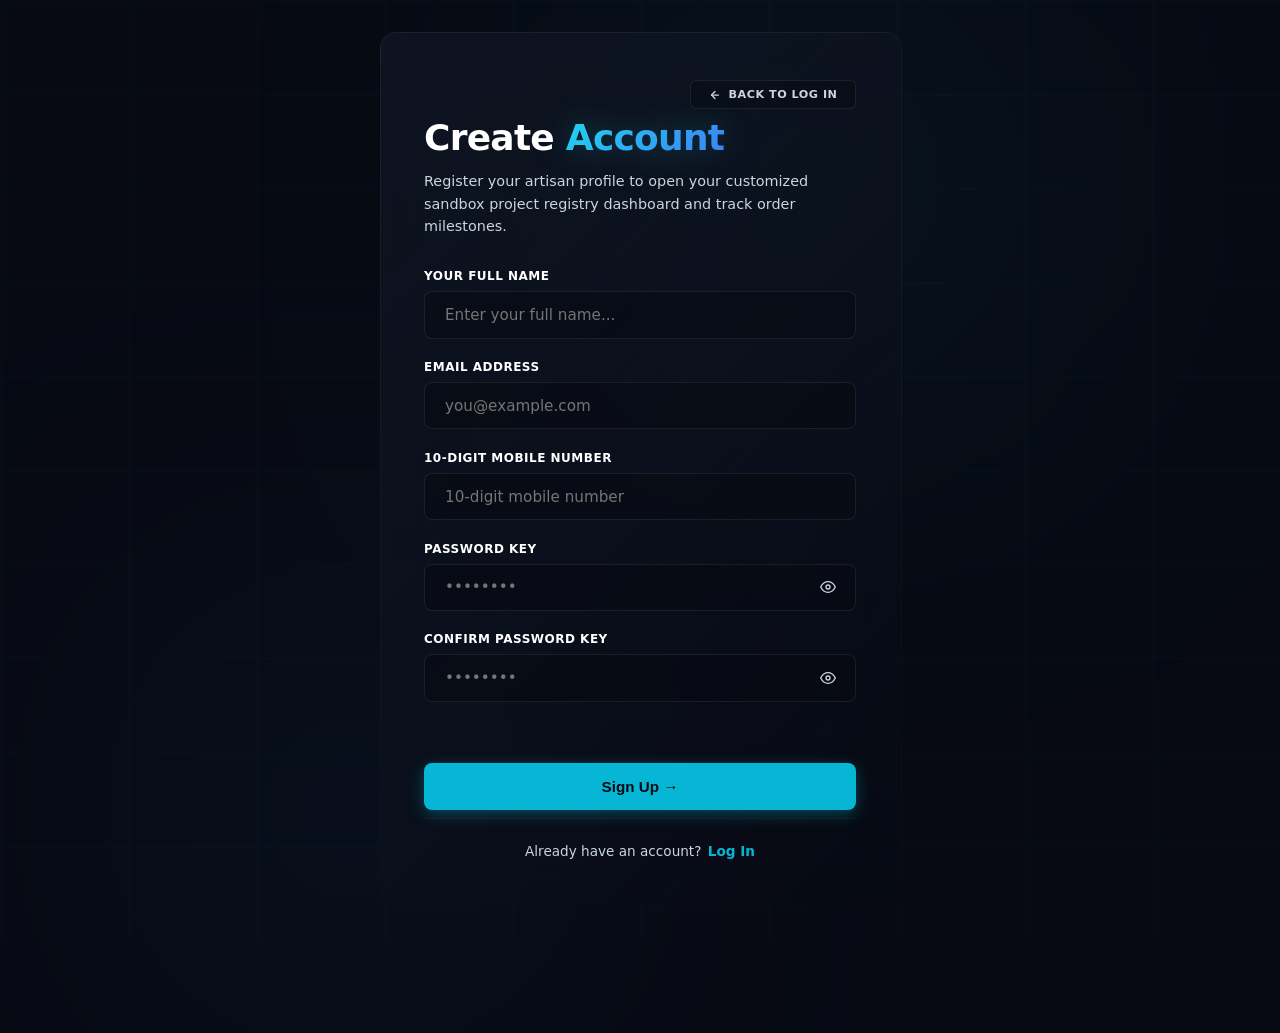
<file: signup.html>
<!DOCTYPE html>
<html lang="en">
<head>
    <meta charset="UTF-8">
    <meta name="viewport" content="width=device-width, initial-scale=1.0">
    <title>StacklyNexus // Provision Fresh Operative Node</title>
    <link rel="stylesheet" href="style.css">
</head>
<body class="auth-page-root">

    <!-- Deep Ambient Blur Background Canvas -->
    <div class="auth-bg-layer">
        <svg class="auth-vector-grid" viewBox="0 0 100 100" preserveAspectRatio="none" xmlns="http://w3.org">
            <defs>
                <pattern id="signup-matrix" width="10" height="10" patternUnits="userSpaceOnUse">
                    <path d="M 10 0 L 0 0 0 10" fill="none" stroke="rgba(6, 182, 212, 0.015)" stroke-width="0.5"/>
                </pattern>
            </defs>
            <rect width="100" height="100" fill="url(#signup-matrix)" />
        </svg>
        <div class="auth-glow-orb tone-ice"></div>
        <div class="auth-glow-orb tone-sapphire"></div>
    </div>

    <!-- Central Authentication Frame Container -->
    <main class="auth-frame-container">
        <div class="auth-card-hull">
            <div class="auth-card-neon-perimeter"></div>
            
            <div class="auth-card-inner">
                
                <!-- Internal Header Return Control Bar -->
                <div class="auth-card-header-actions">
                    <a href="login.html" class="btn-card-back-trigger" aria-label="Abort registration and return to log in gateway">
                        <svg viewBox="0 0 24 24" fill="none" stroke="currentColor" stroke-width="2.5" stroke-linecap="round" stroke-linejoin="round">
                            <line x1="19" y1="12" x2="5" y2="12"></line>
                            <polyline points="12 19 5 12 12 5"></polyline>
                        </svg>
                        <span>BACK TO LOG IN</span>
                    </a>
                </div>

                <!-- Section Header Context Box -->
                <header class="auth-header-block">
                    <h1 class="auth-main-title">Create <span>Account</span></h1>
                    <p class="auth-subtitle-desc">Register your artisan profile to open your customized sandbox project registry dashboard and track order milestones.</p>
                </header>

                <!-- Input Payload Form Stack -->
                <form id="secure-registration-form" class="auth-payload-form" novalidate>
                    
                    <!-- Input 01: Operator Name Row -->
                    <div class="auth-field-node">
                        <label for="reg-name" class="auth-field-label">Your Full Name</label>
                        <input type="text" id="reg-name" placeholder="Enter your full name..." class="auth-raw-input">
                    </div>

                    <!-- Input 02: Routing Email Address -->
                    <div class="auth-field-node">
                        <label for="reg-email" class="auth-field-label">Email Address</label>
                        <input type="email" id="reg-email" placeholder="you@example.com" class="auth-raw-input">
                    </div>

                    <!-- Input 03: Telemetry Hotwire Mobile Number Row -->
                    <div class="auth-field-node">
                        <label for="reg-mobile" class="auth-field-label">10-Digit Mobile Number</label>
                        <input type="text" id="reg-mobile" maxlength="10" placeholder="10-digit mobile number" class="auth-raw-input">
                    </div>

                    <!-- Input 04: Master Password Key Row -->
                    <div class="auth-field-node">
                        <label for="reg-password" class="auth-field-label">Password Key</label>
                        <div class="auth-password-wrapper">
                            <input type="password" id="reg-password" placeholder="••••••••" class="auth-raw-input">
                            <button type="button" class="btn-toggle-field-visibility" data-target="reg-password" aria-label="Toggle password visibility">
                                <svg viewBox="0 0 24 24" fill="none" stroke="currentColor" stroke-width="2" stroke-linecap="round" stroke-linejoin="round"><path d="M1 12s4-8 11-8 11 8 11 8-4 8-11 8-11-8-11-8z"/><circle cx="12" cy="12" r="3"/></svg>
                            </button>
                        </div>
                    </div>

                    <!-- Input 05: Confirm Password Key Row -->
                    <div class="auth-field-node">
                        <label for="reg-confirm" class="auth-field-label">Confirm Password Key</label>
                        <div class="auth-password-wrapper">
                            <input type="password" id="reg-confirm" placeholder="••••••••" class="auth-raw-input">
                            <button type="button" class="btn-toggle-field-visibility" data-target="reg-confirm" aria-label="Toggle password verification visibility">
                                <svg viewBox="0 0 24 24" fill="none" stroke="currentColor" stroke-width="2" stroke-linecap="round" stroke-linejoin="round"><path d="M1 12s4-8 11-8 11 8 11 8-4 8-11 8-11-8-11-8z"/><circle cx="12" cy="12" r="3"/></svg>
                            </button>
                        </div>
                    </div>

                    <!-- Inline Feedback State Notifications Board -->
                    <span class="auth-gateway-alert" id="reg-validation-msg"></span>

                    <!-- Primary Deployment Action Submission Trigger -->
                    <button type="submit" class="btn-auth-handshake-submit btn-signup-glow">
                        <span>Sign Up →</span>
                    </button>

                </form>

                <!-- Registration Redirect Anchor Footer -->
                <footer class="auth-card-footer">
                    <p>Already have an account? <a href="login.html" class="auth-redirect-link">Log In</a></p>
                </footer>

            </div>
        </div>
    </main>

   


    
    <style>
       /* 🌟 PREMIUM SYSTEM GLOBAL VARIABLES & AUTO-RESET */
:root {
    --bg-main: #070a13;
    --bg-surface: #111726;
    --text-main: #ffffff;
    --text-muted: #cbd5e1;
    --primary: #06b6d4;      /* Icy Cyan Glow Focus */
    --accent: #3b82f6;       /* Sapphire Blue */
    --success: #10b981;      /* Crisp Emerald */
    --border: rgba(255, 255, 255, 0.08);
}

* {
    box-sizing: border-box;
    margin: 0;
    padding: 0;
}

body.auth-page-root {
    width: 100vw;
    min-height: 100vh;
    background-color: var(--bg-main);
    color: var(--text-main);
    font-family: system-ui, -apple-system, BlinkMacSystemFont, 'Segoe UI', Roboto, sans-serif;
    display: flex;
    justify-content: center;
    align-items: center;
    position: relative;
    overflow-x: hidden;
    padding: 2rem 0;
}

/* Background Canvas Graphics Layers mapping */
.auth-bg-layer {
    position: absolute;
    top: 0;
    left: 0;
    width: 100%;
    height: 100%;
    z-index: 1;
    pointer-events: none;
}

.auth-vector-grid {
    width: 100%;
    height: 100%;
}

.auth-glow-orb {
    position: absolute;
    border-radius: 50%;
    filter: blur(140px);
    opacity: 0.15;
    mix-blend-mode: screen;
}

.tone-ice { top: -10%; right: 15%; width: 550px; height: 550px; background: radial-gradient(circle, var(--primary) 0%, transparent 70%); }
.tone-sapphire { bottom: -10%; left: 10%; width: 450px; height: 450px; background: radial-gradient(circle, var(--accent) 0%, transparent 70%); }

/* Central Authentication Frame Container */
.auth-frame-container {
    position: relative;
    width: 92%;
    max-width: 520px;
    z-index: 5;
}

.auth-card-hull {
    position: relative;
    width: 100%;
    background: linear-gradient(135deg, rgba(17, 23, 38, 0.75) 0%, rgba(7, 10, 19, 0.5) 100%);
    backdrop-filter: blur(25px);
    -webkit-backdrop-filter: blur(25px);
    border-radius: 16px;
}

/* Emulates sharp cyber perimeter lines */
.auth-card-hull::before {
    content: '';
    position: absolute;
    top: 0;
    left: 0;
    width: 100%;
    height: 100%;
    border-radius: 16px;
    padding: 1px;
    background: linear-gradient(180deg, rgba(255, 255, 255, 0.06) 0%, rgba(255, 255, 255, 0.01) 100%);
    -webkit-mask: linear-gradient(#fff 0 0) content-box, linear-gradient(#fff 0 0);
    -webkit-mask-composite: xor;
    mask-composite: exclude;
    pointer-events: none;
    transition: background 0.4s ease;
    z-index: 5;
}

.auth-card-inner {
    padding: 3rem 2.75rem;
}

/* Internal Header Return Control Bar Placement */
.auth-card-header-actions {
    display: flex;
    justify-content: flex-end;
    width: 100%;
    margin-bottom: 0.5rem;
}

.btn-card-back-trigger {
    display: inline-flex;
    align-items: center;
    gap: 0.5rem;
    background-color: rgba(7, 10, 19, 0.4);
    border: 1px solid var(--border);
    padding: 0.45rem 1.1rem;
    border-radius: 6px;
    color: var(--text-muted);
    font-size: 0.7rem;
    font-weight: 700;
    text-decoration: none;
    letter-spacing: 0.5px;
    transition: all 0.3s ease;
}

.btn-card-back-trigger svg {
    width: 12px;
    height: 12px;
    transition: transform 0.2s ease, color 0.2s ease;
}

.btn-card-back-trigger:hover {
    color: #ffffff;
    border-color: var(--primary);
    background-color: rgba(6, 182, 212, 0.08);
    box-shadow: 0 0 12px rgba(6, 182, 212, 0.25);
}

.btn-card-back-trigger:hover svg { transform: translateX(-2px); color: var(--primary); }

.auth-header-block {
    margin-bottom: 2rem;
    text-align: left;
}

.auth-main-title {
    font-size: 2.25rem;
    font-weight: 800;
    color: #ffffff;
    letter-spacing: -0.75px;
    margin: 0 0 0.75rem 0;
}

.auth-main-title span {
    background: linear-gradient(135deg, #22d3ee 0%, #3b82f6 100%);
    -webkit-background-clip: text;
    -webkit-text-fill-color: transparent;
    filter: drop-shadow(0 0 15px rgba(34, 211, 238, 0.25));
}

.auth-subtitle-desc {
    font-size: 0.9rem;
    line-height: 1.55;
    color: var(--text-muted);
    margin: 0;
}

/* 🌟 FORM COMPONENT BLOCK ENGINE FLOW */
.auth-payload-form {
    display: flex;
    flex-direction: column;
    gap: 1.35rem;
    width: 100%;
}

.auth-field-node {
    display: flex;
    flex-direction: column;
    gap: 0.5rem;
    width: 100%;
}

.auth-field-label {
    font-size: 0.75rem;
    font-weight: 700;
    text-transform: uppercase;
    letter-spacing: 0.5px;
    color: #ffffff;
    text-align: left;
}

.auth-raw-input {
    width: 100%;
    display: block;
    background-color: rgba(7, 10, 19, 0.6);
    border: 1px solid var(--border);
    border-radius: 8px;
    padding: 0.85rem 1.25rem;
    color: #ffffff;
    font-size: 0.95rem;
    outline: none;
    box-sizing: border-box;
    font-family: inherit;
    transition: all 0.3s ease;
}

.auth-raw-input:focus {
    border-color: var(--primary);
    background-color: rgba(17, 23, 38, 0.8);
    box-shadow: 0 0 15px rgba(6, 182, 212, 0.15);
}

.auth-raw-input.input-error-state {
    border-color: #ef4444 !important;
    box-shadow: 0 0 12px rgba(239, 68, 68, 0.2) !important;
}

.auth-password-wrapper {
    position: relative;
    width: 100%;
}

.auth-password-wrapper .auth-raw-input {
    padding-right: 3rem;
}

.btn-toggle-field-visibility {
    position: absolute;
    right: 1.25rem;
    top: 50%;
    transform: translateY(-50%);
    background: none;
    border: none;
    color: var(--text-muted);
    cursor: pointer;
    display: flex;
    justify-content: center;
    align-items: center;
    padding: 0;
}

.btn-toggle-field-visibility svg {
    width: 16px;
    height: 16px;
    transition: color 0.2s ease;
}

.btn-toggle-field-visibility:hover svg { color: #ffffff; }

/* Real-Time Status Alerts */
.auth-gateway-alert {
    font-size: 0.8rem;
    color: #ef4444;
    font-weight: 600;
    min-height: 18px;
    display: block;
    opacity: 0;
    transform: translateY(-3px);
    transition: all 0.3s ease;
    text-align: center;
    line-height: 1.4;
}

.auth-gateway-alert.alert-visible { opacity: 1; transform: translateY(0); }
.auth-gateway-alert.success-state-msg { color: var(--success) !important; text-shadow: 0 0 8px rgba(16, 185, 129, 0.3); }

/* Primary Form Handle Actions Switch Button */
.btn-auth-handshake-submit {
    width: 100%;
    padding: 0.95rem 0;
    border: none;
    border-radius: 8px;
    font-size: 0.95rem;
    cursor: pointer;
    transition: all 0.3s cubic-bezier(0.16, 1, 0.3, 1);
    display: block;
}

.btn-signup-glow {
    background-color: #06b6d4;
    color: #070a13;
    font-weight: 700;
    box-shadow: 0 4px 15px rgba(6, 182, 212, 0.35);
}

.btn-signup-glow:hover {
    background-color: #ffffff;
    color: #070a13;
    box-shadow: 0 6px 22px rgba(255, 255, 255, 0.4), 0 0 15px #06b6d4;
    transform: translateY(-1px);
}

.auth-card-footer {
    text-align: center;
    border-top: 1px solid rgba(255, 255, 255, 0.04);
    padding-top: 1.5rem;
    margin-top: 0.5rem;
}

.auth-card-footer p { font-size: 0.85rem; color: var(--text-muted); }
.auth-redirect-link { font-size: 0.85rem; font-weight: 600; color: var(--primary); text-decoration: none; margin-left: 2px; transition: color 0.2s ease, text-shadow 0.2s ease; }
.auth-redirect-link:hover { color: #22d3ee; text-shadow: 0 0 8px rgba(34, 211, 238, 0.3); }

/* Card Neon Path Overlays on Hover */
.auth-card-hull:hover::before {
    background: linear-gradient(135deg, var(--primary) 0%, var(--accent) 100%);
}

.auth-card-hull:hover {
    box-shadow: 0 25px 50px rgba(0, 0, 0, 0.45), 0 0 35px rgba(6, 182, 212, 0.08);
}

/* 📱 ADAPTIVE MOBILE LAYOUT OVERRIDES */
@media (max-width: 520px) {
    body.auth-page-root { padding: 1rem 0; }
    .auth-card-inner { padding: 2.25rem 1.5rem; }
    .auth-main-title { font-size: 1.85rem; }
    .auth-card-header-actions { justify-content: center; margin-bottom: 1rem; }
}


    </style>
    <script>
      document.addEventListener("DOMContentLoaded", () => {
    
    // 🌟 Secure Registry Deployment Pipeline Control Rig
    const signupFormNode = document.getElementById("secure-registration-form");
    const nameInputNode = document.getElementById("reg-name");
    const emailInputNode = document.getElementById("reg-email");
    const mobileInputNode = document.getElementById("reg-mobile");
    const passwordInputNode = document.getElementById("reg-password");
    const confirmInputNode = document.getElementById("reg-confirm");
    const feedbackMsgSpan = document.getElementById("reg-validation-msg");
    const visibilityToggleButtons = document.querySelectorAll(".btn-toggle-field-visibility");

    if (signupFormNode) {

        // 1. Constraint Check A: Filter out numbers inside Name field on type intervals
        nameInputNode.addEventListener("input", () => {
            nameInputNode.value = nameInputNode.value.replace(/[0-9]/g, "");
        });

        // 2. Constraint Check B: Filter out alphabetical characters inside Mobile field
        mobileInputNode.addEventListener("input", () => {
            mobileInputNode.value = mobileInputNode.value.replace(/[^0-9]/g, "");
        });

        // 3. Hide/Reveal Password Text Baselines across targeted input arrays
        visibilityToggleButtons.forEach(btn => {
            btn.addEventListener("click", () => {
                const targetFieldId = btn.getAttribute("data-target");
                const targetInput = document.getElementById(targetFieldId);
                
                if (targetInput) {
                    const isHidden = targetInput.getAttribute("type") === "password";
                    targetInput.setAttribute("type", isHidden ? "text" : "password");
                    btn.style.color = isHidden ? "var(--primary)" : "var(--text-muted)";
                }
            });
        });

        // 4. Central Form Submission Processing Engine Grid Loop
        signupFormNode.addEventListener("submit", (event) => {
            event.preventDefault(); // Halt default browser data dispatches

            const cleanName = nameInputNode.value.trim();
            const cleanEmail = emailInputNode.value.trim();
            const cleanMobile = mobileInputNode.value.trim();
            const cleanPass = passwordInputNode.value.trim();
            const cleanConfirm = confirmInputNode.value.trim();

            // Validation index A: Verify if any cell input is empty
            if (!cleanName || !cleanEmail || !cleanMobile || !cleanPass || !cleanConfirm) {
                triggerGatewayAlert("Please fill out all fields.");
                highlightAllEmptyFields();
                return;
            }

            // Validation index B: Match global email address structural parameters via regex criteria
            const standardEmailPattern = /^[^\s@]+@[^\s@]+\.[^\s@]+$/;
            if (!standardEmailPattern.test(cleanEmail)) {
                triggerGatewayAlert("Please provide a valid routing email address.");
                emailInputNode.classList.add("input-error-state");
                return;
            }

            // Validation index C: Require precise 10-digit telephone sequence boundaries
            if (cleanMobile.length !== 10) {
                triggerGatewayAlert("Please provide an accurate 10-digit mobile sequence.");
                mobileInputNode.classList.add("input-error-state");
                return;
            }

            // Validation index D: Enforce absolute password string identity checks
            if (cleanPass !== cleanConfirm) {
                triggerGatewayAlert("Security password keys mismatch detected.");
                passwordInputNode.classList.add("input-error-state");
                confirmInputNode.classList.add("input-error-state");
                return;
            }

            // Clear all errors and flag account creation success
            clearAllValidationErrors();
            feedbackMsgSpan.innerText = "You have successfully signed up! Use credentials to login.";
            feedbackMsgSpan.classList.add("alert-visible", "success-state-msg");
            
            // Freeze control nodes elements to preserve system pipeline state shifts
            signupFormNode.querySelectorAll("input, button").forEach(el => el.setAttribute("disabled", "true"));

            // Gracefully forward client node destination gate back onto login folder files after 3 seconds
            setTimeout(() => {
                window.location.href = "login.html";
            }, 3000);
        });

        // Drop error borders programmatically upon active operator input updates
        const inputsArray = [nameInputNode, emailInputNode, mobileInputNode, passwordInputNode, confirmInputNode];
        inputsArray.forEach(input => {
            input.addEventListener("input", () => {
                if (input.classList.contains("input-error-state")) {
                    clearAllValidationErrors();
                }
            });
        });
    }

    function triggerGatewayAlert(messageTextString) {
        feedbackMsgSpan.innerText = messageTextString;
        feedbackMsgSpan.classList.add("alert-visible");
    }

    function highlightAllEmptyFields() {
        const inputs = [nameInputNode, emailInputNode, mobileInputNode, passwordInputNode, confirmInputNode];
        inputs.forEach(input => {
            if (input.value.trim() === "") {
                input.classList.add("input-error-state");
            }
        });

        // Hardware-accelerated dynamic layout shake indicators trigger
        const activeHullBox = document.querySelector(".auth-card-hull");
        if (activeHullBox) {
            activeHullBox.style.transform = "translateX(-4px)";
            setTimeout(() => activeHullBox.style.transform = "translateX(4px)", 80);
            setTimeout(() => activeHullBox.style.transform = "", 160);
        }
    }

    function clearAllValidationErrors() {
        feedbackMsgSpan.innerText = "";
        feedbackMsgSpan.classList.remove("alert-visible", "success-state-msg");
        const inputs = [nameInputNode, emailInputNode, mobileInputNode, passwordInputNode, confirmInputNode];
        inputs.forEach(input => input.classList.remove("input-error-state"));
    }
});

    </script>
</body>
</html>
</file>
<file: style.css>
/* Color Tokens & Reset (Reference from earlier code structure) */
:root {
    --bg-main: #0b0f19;
    --text-main: #f3f4f6;
    --text-muted: #9ca3af;
    --primary: #3b82f6;
    --accent: #60a5fa;
    --glow-color: rgba(59, 130, 246, 0.6);
}

/* 🌟 PRELOADER CORE STYLES */
#preloader {
    position: fixed;
    top: 0;
    left: 0;
    width: 100vw;
    height: 100vh;
    background-color: var(--bg-main);
    display: flex;
    justify-content: center;
    align-items: center;
    z-index: 99999;
    transition: opacity 0.6s cubic-bezier(0.25, 1, 0.5, 1), visibility 0.6s;
}

.preloader-content {
    display: flex;
    flex-direction: column;
    align-items: center;
    gap: 2rem;
    width: 90%;
    max-width: 400px;
    padding: 2rem;
}

/* Vector Graphic Box & Keyframe Loops */
.vector-logo-container {
    width: 120px;
    height: 120px;
    cursor: pointer;
    filter: drop-shadow(0 0 8px rgba(59, 130, 246, 0.2));
    transition: filter 0.4s ease, transform 0.4s cubic-bezier(0.175, 0.885, 0.32, 1.275);
}

/* Responsive Vector Box Scale */
@media (max-width: 480px) {
    .vector-logo-container {
        width: 90px;
        height: 90px;
    }
}

/* Hover-and-Glow Interaction Target */
.vector-logo-container:hover {
    transform: scale(1.1) rotate(5deg);
    filter: drop-shadow(0 0 25px var(--glow-color));
}

.glow-vector {
    width: 100%;
    height: 100%;
}

.ring-track {
    fill: none;
    stroke: rgba(255, 255, 255, 0.05);
    stroke-width: 4;
}

.ring-pulse {
    fill: none;
    stroke: var(--primary);
    stroke-width: 4;
    stroke-linecap: round;
    stroke-dasharray: 251;
    stroke-dashoffset: 251;
    animation: spinRing 2s cubic-bezier(0.4, 0, 0.2, 1) infinite;
    transform-origin: center;
}

.core-node {
    fill: transparent;
    stroke: var(--accent);
    stroke-width: 3;
    transition: fill 0.3s ease;
    animation: pulseCore 1.5s ease-in-out infinite alternate;
}

.vector-logo-container:hover .core-node {
    fill: rgba(96, 165, 250, 0.2);
}

/* Text Metrics & Status */
.loading-text-group {
    text-align: center;
}

.loading-brand {
    font-size: 2rem;
    font-weight: 800;
    letter-spacing: -0.5px;
    color: var(--text-main);
    margin-bottom: 0.5rem;
}

.loading-brand span {
    color: var(--accent);
    text-shadow: 0 0 10px rgba(96, 165, 250, 0.3);
}

.loading-status {
    font-size: 0.85rem;
    color: var(--text-muted);
    letter-spacing: 1px;
    text-transform: uppercase;
}

/* Linear Progress Bar Mechanics */
.progress-bar-container {
    width: 100%;
    height: 3px;
    background-color: rgba(255, 255, 255, 0.05);
    border-radius: 100px;
    overflow: hidden;
    position: relative;
}

.progress-fill {
    height: 100%;
    width: 0%;
    background: linear-gradient(90deg, var(--primary), var(--accent));
    box-shadow: 0 0 12px var(--accent);
    border-radius: 100px;
    transition: width 0.1s linear;
}

/* Dismissal Classes controlled via JS */
.preloader-hidden {
    opacity: 0;
    visibility: hidden;
    pointer-events: none;
}

.content-hidden {
    opacity: 0;
    transform: translateY(15px);
    transition: opacity 0.8s ease, transform 0.8s ease;
}

.content-visible {
    opacity: 1;
    transform: translateY(0);
}

/* 🌀 ANIMATION FRAME DEFINITIONS */
@keyframes spinRing {
    0% {
        stroke-dashoffset: 251;
        transform: rotate(0deg);
    }
    50% {
        stroke-dashoffset: 60;
        transform: rotate(180deg);
    }
    100% {
        stroke-dashoffset: 251;
        transform: rotate(360deg);
    }
}

@keyframes pulseCore {
    0% {
        transform: scale(0.95);
        transform-origin: center;
        opacity: 0.7;
    }
    100% {
        transform: scale(1.05);
        transform-origin: center;
        opacity: 1;
        filter: drop-shadow(0 0 6px var(--accent));
    }
}

/* Core Styling Variables Setup */
:root {
    --bg-main: #0b0f19;
    --bg-surface: #131a26;
    --text-main: #f3f4f6;
    --text-muted: #9ca3af;
    --primary: #3b82f6;
    --accent: #60a5fa;
    --border: #1f293d;
}

/* Base Document Reset Layer */
body {
    margin: 0;
    padding-top: 75px; /* Pushes layout content down so it sits below the fixed header */
    background-color: var(--bg-main);
    color: var(--text-main);
    font-family: 'Segoe UI', -apple-system, BlinkMacSystemFont, sans-serif;
}

/* 🌟 NAV BAR ALIGNMENT ENGINE */
.navbar-fixed {
    position: fixed;
    top: 0;
    left: 0;
    width: 100%;
    height: 75px;
    background-color: rgba(11, 15, 25, 0.8);
    backdrop-filter: blur(16px);
    -webkit-backdrop-filter: blur(16px);
    border-bottom: 1px solid rgba(255, 255, 255, 0.06);
    z-index: 9999;
}

/* 3-Column Layout: Left (Logo), Center (Menus), Right (Auth Button) */
.nav-container {
    max-width: 1400px;
    height: 100%;
    margin: 0 auto;
    padding: 0 2rem;
    display: grid;
    grid-template-columns: auto 1fr auto;
    align-items: center;
}




/* 2. Center Column Navigation Styles */
.nav-menu-wrapper {
    display: flex;
    justify-content: center;
    align-items: center;
    width: 100%;
}

.nav-list {
    display: flex;
    list-style: none;
    gap: 2.5rem;
    margin: 0;
    padding: 0;
}

.nav-item {
    color: var(--text-muted);
    text-decoration: none;
    font-weight: 500;
    font-size: 0.95rem;
    padding: 0.5rem 0;
    position: relative;
    transition: color 0.25s ease;
}

/* Hover-and-Glow Interaction Effects */
.nav-item:hover {
    color: var(--text-main);
    text-shadow: 0 0 10px rgba(255, 255, 255, 0.4);
}

/* Underline active menu status indicator */
.nav-item.active {
    color: var(--accent);
    font-weight: 600;
    text-shadow: 0 0 15px rgba(96, 165, 250, 0.4);
}

.nav-item.active::after {
    content: '';
    position: absolute;
    bottom: -2px;
    left: 0;
    width: 100%;
    height: 2px;
    background-color: var(--accent);
    box-shadow: 0 0 10px var(--accent);
    border-radius: 10px;
}

/* 3. Right Side Column Authentication Button */
.nav-auth-panel {
    justify-self: end;
}

.btn-auth {
    display: inline-block;
    padding: 0.55rem 1.4rem;
    border: 1px solid var(--accent);
    color: var(--accent);
    text-decoration: none;
    border-radius: 6px;
    font-weight: 600;
    font-size: 0.9rem;
    transition: background-color 0.3s, box-shadow 0.3s, transform 0.2s;
}

.btn-auth:hover {
    background-color: rgba(96, 165, 250, 0.1);
    box-shadow: 0 0 15px rgba(96, 165, 250, 0.3);
    transform: translateY(-1px);
}

/* Responsive Structural Hamburger Anchor */
.hamburger-trigger {
    display: none;
    flex-direction: column;
    justify-content: space-between;
    width: 24px;
    height: 18px;
    background: none;
    border: none;
    cursor: pointer;
    z-index: 10000;
    justify-self: end;
}

.hamburger-bar {
    width: 100%;
    height: 2px;
    background-color: var(--text-main);
    transition: transform 0.3s ease, opacity 0.3s ease;
    transform-origin: left center;
}

/* 📱 UPDATED ADAPTIVE MOBILE LAYOUT OVERRIDES */
@media (max-width: 900px) {
    .nav-container {
        grid-template-columns: 1fr auto; /* Collapses center column space on mobile screens */
    }

    .nav-menu-wrapper {
        display: none; /* Regulated by JavaScript toggle classes */
    }

    .hamburger-trigger {
        display: flex;
    }

    /* Transform menu wrap box into a modern side slide cabinet window */
    .nav-menu-wrapper.drawer-open {
        display: flex;
        flex-direction: column;
        justify-content: flex-start;
        align-items: center; /* 🌟 Center-aligns all internal text items & list modules */
        position: fixed;
        top: 0;
        right: 0;
        width: 200px;
        height: 100vh;
        background-color: rgba(11, 15, 25, 0.98);
        backdrop-filter: blur(24px);
        -webkit-backdrop-filter: blur(24px);
        border-left: 1px solid rgba(255, 255, 255, 0.05);
        padding: 7rem 2rem 2rem 2rem;
        gap: 3rem;
        box-shadow: -10px 0 30px rgba(0, 0, 0, 0.5);
    }

    .nav-list {
        flex-direction: column;
        gap: 2rem;
        width: 100%;
        text-align: center; /* 🌟 Center links horizontally */
    }

    .nav-item {
        font-size: 1.25rem;
        display: inline-block; /* 🌟 Keeps the active underline restricted to the text length */
        width: auto;
        padding: 0.4rem 1rem;
    }

    /* Fixes the positioning track coordinates for the active glow underline on mobile viewports */
    .nav-item.active::after {
        bottom: 0;
        left: 10%;
        width: 80%;
    }

    /* Pull Auth Panel inline inside the mobile dropdown flow */
    .nav-container .nav-auth-panel {
        display: none;
    }

    .nav-menu-wrapper.drawer-open .nav-auth-panel {
        display: block;
        width: 100%;
        margin-top: 1rem;
        padding-top: 2rem;
        border-top: 1px solid rgba(255, 255, 255, 0.05);
    }

    .btn-auth {
        width: 100%;
        text-align: center;
        padding: 0.8rem 0;
    }

    /* Morphing Hamburger transforms into an 'X' close graphic symbol */
    .hamburger-trigger.hamburger-active .hamburger-bar:nth-child(1) {
        transform: rotate(45deg) translate(4px, 2px);
    }

    .hamburger-trigger.hamburger-active .hamburger-bar:nth-child(2) {
        opacity: 0;
    }

    .hamburger-trigger.hamburger-active .hamburger-bar:nth-child(3) {
        transform: rotate(-45deg) translate(4px, -2px);
    }
}

.brand-logo {
    display: flex;
    align-items: center;
    gap: 12px;
    text-decoration: none;
}

.logo-img {
    width: 120px;
    height: 50px;

}

.logo-text {
    font-size: 1.5rem;
    font-weight: 700;
}
</file>
